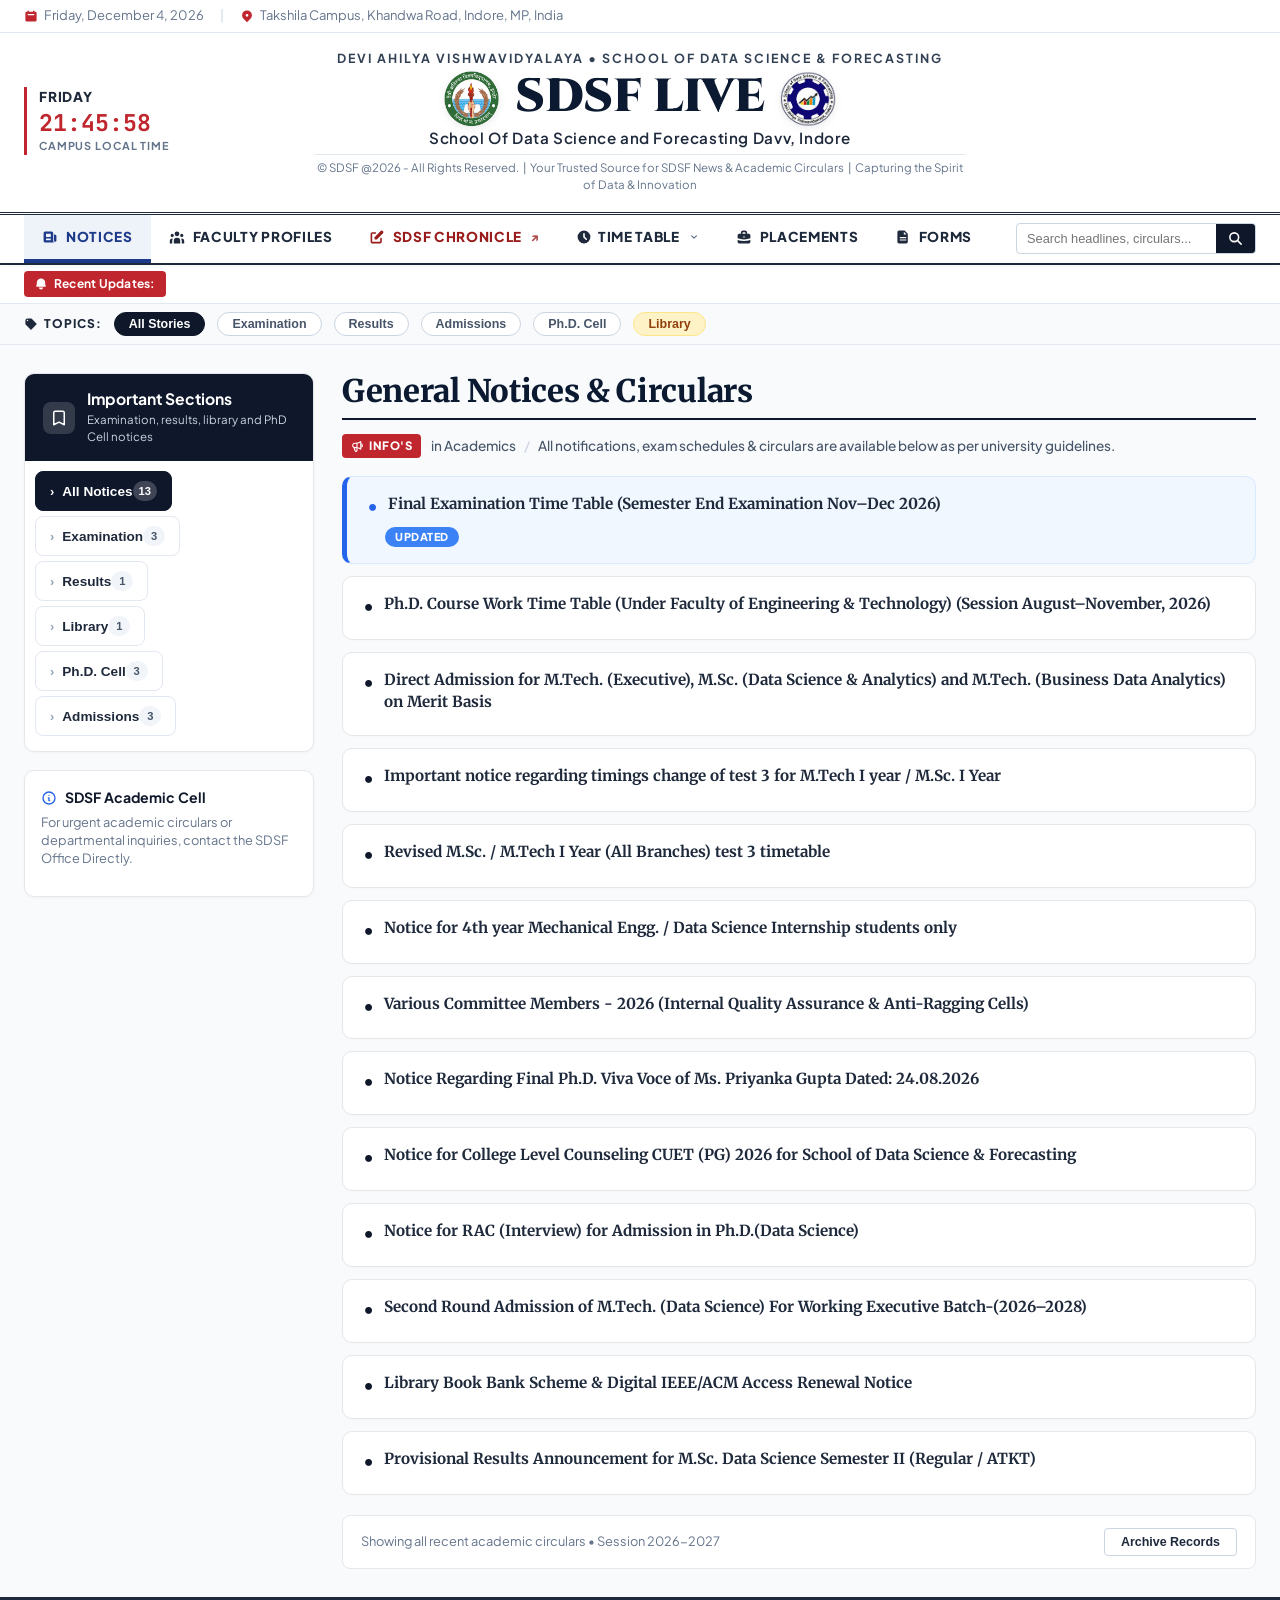
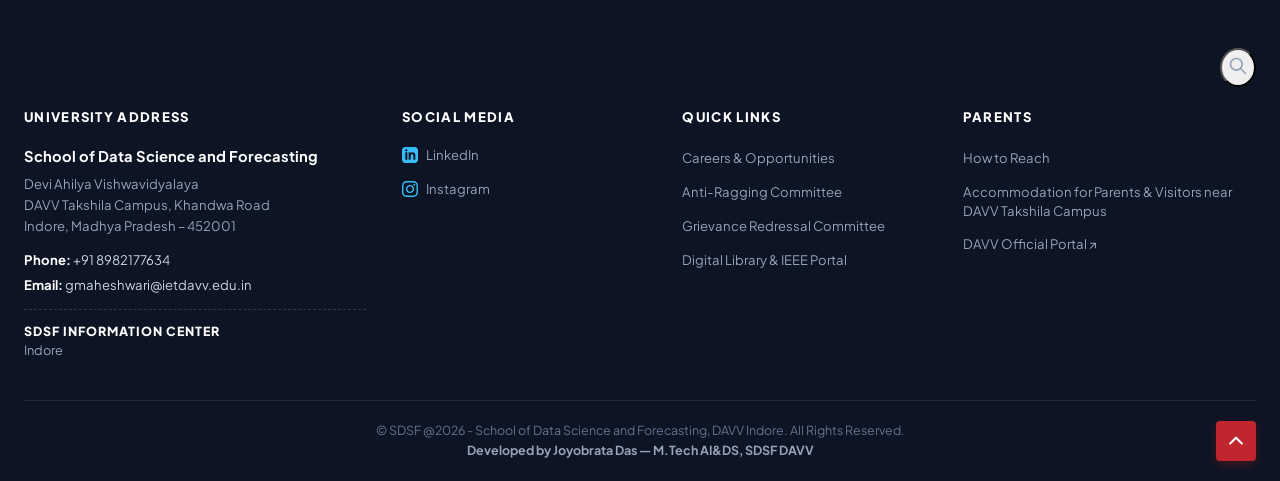
<file: index.html>
<!DOCTYPE html>
<html lang="en">
<head>
  <meta charset="UTF-8">
  <meta name="viewport" content="width=device-width, initial-scale=1.0">
  <title>General Notices &amp; Circulars | SDSF Live</title>
  <link rel="stylesheet" href="css/style.css?v=2.4">
  <link rel="icon" type="image/png" href="Photoes/departmentlogo_transparent.png">
</head>
<body>

  <!-- Top Editorial Date & Location Bar (Theme inspiration from Image 2) -->
  <div class="editorial-topbar">
    <div class="editorial-topbar-inner">
      <div class="topbar-meta-left">
        <span class="topbar-item" id="topbar-current-date">
          <svg fill="currentColor" viewBox="0 0 20 20"><path fill-rule="evenodd" d="M6 2a1 1 0 00-1 1v1H4a2 2 0 00-2 2v10a2 2 0 002 2h12a2 2 0 002-2V6a2 2 0 00-2-2h-1V3a1 1 0 10-2 0v1H7V3a1 1 0 00-1-1zm0 5a1 1 0 000 2h8a1 1 0 100-2H6z" clip-rule="evenodd"></path></svg>
          <span id="live-date-str">Thursday, November 19, 2026</span>
        </span>
        <span class="topbar-divider">|</span>
        <span class="topbar-item">
          <svg fill="currentColor" viewBox="0 0 20 20"><path fill-rule="evenodd" d="M5.05 4.05a7 7 0 119.9 9.9L10 18.9l-4.95-4.95a7 7 0 010-9.9zM10 11a2 2 0 100-4 2 2 0 000 4z" clip-rule="evenodd"></path></svg>
          Takshila Campus, Khandwa Road, Indore, MP, India
        </span>
      </div>
    </div>
  </div>

  <!-- Editorial Masthead (Themed like Image 2: SDSF Chronicle aesthetic) -->
  <header class="masthead-wrapper">
    <div class="masthead-inner">
      <!-- Left: Campus Local Time & Day Box -->
      <div class="masthead-timebox">
        <div class="timebox-day" id="masthead-day">THURSDAY</div>
        <div class="timebox-clock" id="masthead-live-clock">09:52:10</div>
        <div class="timebox-label">CAMPUS LOCAL TIME</div>
      </div>

      <!-- Center: Main Brand & Department Heading -->
      <div class="masthead-center">
        <div class="masthead-sub-title">DEVI AHILYA VISHWAVIDYALAYA &bull; SCHOOL OF DATA SCIENCE &amp; FORECASTING</div>
        <div class="masthead-title-row">
          <img src="Photoes/davvLogo.png" alt="DAVV Indore University Logo" class="masthead-logo">
          <h1 class="masthead-main-title">SDSF Live</h1>
          <img src="Photoes/departmentlogo_transparent.png" alt="SDSF Department Logo" class="masthead-logo">
        </div>
        <div class="masthead-fullform">School Of Data Science and Forecasting Davv, Indore</div>
        <div class="masthead-credits-line">
          &copy; SDSF @2026 - All Rights Reserved. &nbsp;|&nbsp; Your Trusted Source for SDSF News &amp; Academic Circulars &nbsp;|&nbsp; Capturing the Spirit of Data &amp; Innovation
        </div>
      </div>

      <!-- Right: Balanced Empty Spacer for clean grid alignment -->
      <div class="masthead-right-spacer" aria-hidden="true"></div>
    </div>
  </header>

  <!-- Editorial Navigation Bar (EXACTLY Styled like Image 4 with Double Top Rule & Active Underline Bar) -->
  <nav class="chronicle-navbar" aria-label="Main Navigation">
    <div class="chronicle-navbar-inner">
      <ul class="chronicle-nav-list">
        <!-- NOTICES Tab -->
        <li class="chronicle-nav-item">
          <a href="index.html" class="chronicle-nav-link active">
            <svg class="nav-icon" width="16" height="16" fill="currentColor" viewBox="0 0 20 20"><path fill-rule="evenodd" d="M2 5a2 2 0 012-2h8a2 2 0 012 2v10a2 2 0 002 2H4a2 2 0 01-2-2V5zm3 1h6v4H5V6zm6 6H5v2h6v-2z" clip-rule="evenodd"></path><path d="M15 7h1a2 2 0 012 2v5.5a1.5 1.5 0 01-3 0V7z"></path></svg>
            <span class="nav-text">NOTICES</span>
          </a>
        </li>

        <!-- FACULTY PROFILES Tab -->
        <li class="chronicle-nav-item">
          <a href="faculty.html" class="chronicle-nav-link ">
            <svg class="nav-icon" width="16" height="16" fill="currentColor" viewBox="0 0 20 20"><path d="M13 6a3 3 0 11-6 0 3 3 0 016 0zM18 8a2 2 0 11-4 0 2 2 0 014 0zM14 15a4 4 0 00-8 0v3h8v-3zM6 8a2 2 0 11-4 0 2 2 0 014 0zM16 18v-3a5.972 5.972 0 00-.75-2.906A3.005 3.005 0 0119 15v3h-3zM4.75 12.094A5.973 5.973 0 004 15v3H1v-3a3 3 0 013.75-2.906z"></path></svg>
            <span class="nav-text">FACULTY PROFILES</span>
          </a>
        </li>

        <!-- SDSF CHRONICLE Tab (Replaces IET Times; Click opens external link) -->
        <li class="chronicle-nav-item">
          <a href="https://dsf.dauniv.ac.in/SDSF_News/news.php" target="_blank" rel="noopener noreferrer" class="chronicle-nav-link chronicle-external" title="Open SDSF Chronicle News Portal">
            <svg class="nav-icon" width="16" height="16" fill="currentColor" viewBox="0 0 20 20"><path d="M17.414 2.586a2 2 0 00-2.828 0L7 10.172V13h2.828l7.586-7.586a2 2 0 000-2.828z"></path><path fill-rule="evenodd" d="M2 6a2 2 0 012-2h4a1 1 0 010 2H4v10h10v-4a1 1 0 112 0v4a2 2 0 01-2 2H4a2 2 0 01-2-2V6z" clip-rule="evenodd"></path></svg>
            <span class="nav-text">SDSF CHRONICLE</span>
            <span class="external-tag">&#x2197;</span>
          </a>
        </li>

        <!-- TIME TABLE Tab with Dropdown -->
        <li class="chronicle-nav-item chronicle-dropdown">
          <a href="timetable.html" class="chronicle-nav-link chronicle-dropdown-toggle" id="ttDropdownToggle" aria-haspopup="true" aria-expanded="false">
            <svg class="nav-icon" width="16" height="16" fill="currentColor" viewBox="0 0 20 20"><path fill-rule="evenodd" d="M10 18a8 8 0 100-16 8 8 0 000 16zm1-12a1 1 0 10-2 0v4a1 1 0 00.293.707l2.828 2.829a1 1 0 101.415-1.415L11 9.586V6z" clip-rule="evenodd"></path></svg>
            <span class="nav-text">TIME TABLE</span>
            <svg class="dropdown-chevron" width="12" height="12" viewBox="0 0 20 20" fill="currentColor"><path fill-rule="evenodd" d="M5.293 7.293a1 1 0 011.414 0L10 10.586l3.293-3.293a1 1 0 111.414 1.414l-4 4a1 1 0 01-1.414 0l-4-4a1 1 0 010-1.414z" clip-rule="evenodd"></path></svg>
          </a>
          <div class="chronicle-dropdown-menu" role="menu">
            <a href="timetable.html?type=academic#academic-timetable" class="chronicle-dropdown-item" role="menuitem">
              <span>Academic Time Table</span>
            </a>
            <a href="timetable.html?type=exam#examination-timetable" class="chronicle-dropdown-item" role="menuitem">
              <span>Examination Time Table</span>
            </a>
          </div>
        </li>

        <!-- PLACEMENTS Tab (Replaces Auditorium Booking) -->
        <li class="chronicle-nav-item">
          <a href="placements.html" class="chronicle-nav-link ">
            <svg class="nav-icon" width="16" height="16" fill="currentColor" viewBox="0 0 20 20"><path fill-rule="evenodd" d="M6 6V5a3 3 0 013-3h2a3 3 0 013 3v1h2a2 2 0 012 2v3.57A22.952 22.952 0 0110 13a22.95 22.95 0 01-8-1.43V8a2 2 0 012-2h2zm2-1a1 1 0 011-1h2a1 1 0 011 1v1H8V5zm1 5a1 1 0 011-1h.01a1 1 0 110 2H10a1 1 0 01-1-1z"></path><path d="M2 13.692V16a2 2 0 002 2h12a2 2 0 002-2v-2.308A24.974 24.974 0 0110 15c-2.796 0-5.487-.46-8-1.308z"></path></svg>
            <span class="nav-text">PLACEMENTS</span>
          </a>
        </li>
        <!-- FORMS Tab -->
        <li class="chronicle-nav-item">
          <a href="forms.html" class="chronicle-nav-link">
            <svg class="nav-icon" width="16" height="16" fill="currentColor" viewBox="0 0 20 20" aria-hidden="true"><path d="M5 2h7l4 4v10a2 2 0 01-2 2H5a2 2 0 01-2-2V4a2 2 0 012-2zm6 1.5V7h3.5L11 3.5zM6 10v1.5h8V10H6zm0 3v1.5h8V13H6z"></path></svg>
            <span class="nav-text">FORMS</span>
          </a>
        </li>
      </ul>

      <!-- Right Search Box -->
      <div class="chronicle-nav-right">
        <div class="chronicle-search-container">
          <input type="text" id="live-notices-search" placeholder="Search headlines, circulars..." onkeyup="handleLiveSearch(this.value)">
          <button type="button" class="chronicle-search-btn" title="Search" onclick="triggerSearch()">
            <svg width="15" height="15" fill="none" stroke="currentColor" viewBox="0 0 24 24"><path stroke-linecap="round" stroke-linejoin="round" stroke-width="2.5" d="M21 21l-6-6m2-5a7 7 0 11-14 0 7 7 0 0114 0z"></path></svg>
          </button>
        </div>
      </div>
    </div>
  </nav>

  <!-- News Ticker / Recent Updates (Directly below Nav Bar, matching Image 4 & Image 2) -->
  <div class="news-ticker-bar">
    <div class="news-ticker-inner">
      <div class="ticker-badge">
        <svg width="14" height="14" fill="currentColor" viewBox="0 0 20 20"><path d="M10 2a6 6 0 00-6 6v3.586l-.707.707A1 1 0 004 14h12a1 1 0 00.707-1.707L16 11.586V8a6 6 0 00-6-6zM10 18a3 3 0 01-3-3h6a3 3 0 01-3 3z"></path></svg>
        Recent Updates:
      </div>
      <div class="ticker-marquee-wrapper">
        <div class="ticker-marquee-content" id="ticker-content">
          <span class="ticker-item"><a href="index.html?category=examination">Final Examination Time Table (Semester End Examination Nov&ndash;Dec 2026) updated</a></span>
          <span class="ticker-sep">/</span>
          <span class="ticker-item"><a href="index.html?category=admissions">Direct Admission for M.Tech. (Executive), M.Sc. (Data Science &amp; Analytics) open on Merit Basis</a></span>
          <span class="ticker-sep">/</span>
          <span class="ticker-item"><a href="https://dsf.dauniv.ac.in/SDSF_News/news.php" target="_blank">Workshop Conducted: Cyber Security &amp; Internet Ethics at SDSF Takshila Campus</a></span>
          <span class="ticker-sep">/</span>
          <span class="ticker-item"><a href="index.html?category=phd">Ph.D. Course Work Time Table (Session August&ndash;November, 2026) released</a></span>
          <span class="ticker-sep">/</span>
          <span class="ticker-item">Welcome to SDSF Live &mdash; Official Academic &amp; Notice Portal</span>
        </div>
      </div>
    </div>
  </div>

  <!-- Topics / Quick Filter Chips (Themed after Image 2) -->
  <div class="topics-row-bar">
    <div class="topics-row-inner">
      <span class="topics-label">
        <svg width="14" height="14" fill="currentColor" viewBox="0 0 20 20"><path fill-rule="evenodd" d="M17.707 9.293a1 1 0 010 1.414l-7 7a1 1 0 01-1.414 0l-7-7A.997.997 0 012 10V5a3 3 0 013-3h5c.256 0 .512.098.707.293l7 7zM5 6a1 1 0 100-2 1 1 0 000 2z" clip-rule="evenodd"></path></svg>
        TOPICS:
      </span>
      <button type="button" class="topic-chip active" onclick="filterByTopic('all', this)">All Stories</button>
      <button type="button" class="topic-chip" onclick="filterByTopic('examination', this)">Examination</button>
      <button type="button" class="topic-chip" onclick="filterByTopic('results', this)">Results</button>
      <button type="button" class="topic-chip" onclick="filterByTopic('admissions', this)">Admissions</button>
      <button type="button" class="topic-chip" onclick="filterByTopic('phd', this)">Ph.D. Cell</button>
      <button type="button" class="topic-chip chip-amber" onclick="filterByTopic('library', this)">Library</button>
    </div>
  </div>

<!-- Main Content Area: Notices View (Plain, Simple & Elegant UI) -->
<main class="main-content-section">
  <div class="notices-layout-grid">

    <!-- Left Sidebar: Important Sections -->
    <aside class="important-sections-sidebar" aria-label="Important Notice Sections">
      <div class="important-sections-card">
        <div class="important-sections-header-simple">
          <div class="sec-header-icon-simple">
            <!-- Pin Icon -->
            <svg width="18" height="18" fill="none" stroke="currentColor" viewBox="0 0 24 24">
              <path stroke-linecap="round" stroke-linejoin="round" stroke-width="2" d="M5 5a2 2 0 012-2h10a2 2 0 012 2v16l-7-3.5L5 21V5z"></path>
            </svg>
          </div>
          <div class="sec-header-text">
            <h3>Important Sections</h3>
            <p>Examination, results, library and PhD Cell notices</p>
          </div>
        </div>

        <ul class="important-sections-list">
          <!-- All Notices -->
          <li class="sec-nav-item">
            <button type="button" class="sec-nav-link active" data-category="all" onclick="filterByCategory('all', this)">
              <span class="sec-nav-label">
                <span class="chevron">&#x203A;</span>
                All Notices
              </span>
              <span class="badge-count">13</span>
            </button>
          </li>

          <!-- Examination -->
          <li class="sec-nav-item">
            <button type="button" class="sec-nav-link" data-category="examination" onclick="filterByCategory('examination', this)">
              <span class="sec-nav-label">
                <span class="chevron">&#x203A;</span>
                Examination
              </span>
              <span class="badge-count">3</span>
            </button>
          </li>

          <!-- Results -->
          <li class="sec-nav-item">
            <button type="button" class="sec-nav-link" data-category="results" onclick="filterByCategory('results', this)">
              <span class="sec-nav-label">
                <span class="chevron">&#x203A;</span>
                Results
              </span>
              <span class="badge-count">1</span>
            </button>
          </li>

          <!-- Library -->
          <li class="sec-nav-item">
            <button type="button" class="sec-nav-link" data-category="library" onclick="filterByCategory('library', this)">
              <span class="sec-nav-label">
                <span class="chevron">&#x203A;</span>
                Library
              </span>
              <span class="badge-count">1</span>
            </button>
          </li>

          <!-- Ph.D. Cell -->
          <li class="sec-nav-item">
            <button type="button" class="sec-nav-link" data-category="phd" onclick="filterByCategory('phd', this)">
              <span class="sec-nav-label">
                <span class="chevron">&#x203A;</span>
                Ph.D. Cell
              </span>
              <span class="badge-count">3</span>
            </button>
          </li>

          <!-- Admissions -->
          <li class="sec-nav-item">
            <button type="button" class="sec-nav-link" data-category="admissions" onclick="filterByCategory('admissions', this)">
              <span class="sec-nav-label">
                <span class="chevron">&#x203A;</span>
                Admissions
              </span>
              <span class="badge-count">3</span>
            </button>
          </li>
        </ul>
      </div>

      <!-- Quick Info / Helpdesk Card -->
      <div class="sidebar-info-card">
        <h4>
          <svg width="16" height="16" fill="none" stroke="#2563eb" viewBox="0 0 24 24"><path stroke-linecap="round" stroke-linejoin="round" stroke-width="2" d="M13 16h-1v-4h-1m1-4h.01M21 12a9 9 0 11-18 0 9 9 0 0118 0z"></path></svg>
          SDSF Academic Cell
        </h4>
        <p>For urgent academic circulars or departmental inquiries, contact the SDSF Office Directly.</p>
      </div>
    </aside>

    <!-- Right Main Area: General Notices & Circulars (Exact UI from Latest Image) -->
    <section class="official-notices-section" aria-label="General Notices and Circulars">
      <!-- Section Title matching image: "General Notices & Circulars" -->
      <div class="official-notices-title-wrapper">
        <h2 class="official-notices-main-heading">General Notices &amp; Circulars</h2>
      </div>

      <!-- Red INFO'S Callout Line matching image -->
      <div class="infos-subbar-clean">
        <span class="infos-tag-pill">
          <svg width="13" height="13" fill="none" stroke="currentColor" viewBox="0 0 24 24"><path stroke-linecap="round" stroke-linejoin="round" stroke-width="2" d="M11 5.882V19.24a1.76 1.76 0 01-3.417.592l-2.147-6.15M18 13a3 3 0 100-6M5.436 13.683A4.001 4.001 0 017 6h1.832c4.1 0 7.625-1.234 9.168-3v14c-1.543-1.766-5.067-3-9.168-3H7a3.988 3.988 0 01-1.564-.317z"></path></svg>
          INFO'S
        </span>
        <span class="infos-subbar-text">
          in Academics &nbsp;<span class="infos-slash">/</span>&nbsp; All notifications, exam schedules &amp; circulars are available below as per university guidelines.
        </span>
      </div>

      <!-- Clean, Plain and Simple Notices Cards List (Exactly as in uploaded image) -->
      <div class="clean-notices-list" id="notices-list-wrapper">
                  <article class="clean-notice-card clean-notice-card-featured" 
                   data-id="1" 
                   data-category="examination">
            <div class="clean-notice-content">
              <!-- Bullet and Title in Serif Typography -->
              <div class="clean-notice-title-row">
                <span class="clean-notice-bullet bullet-blue">&bull;</span>
                <h3 class="clean-notice-title">
                                      <a href="notices_pdfs/FinalExaminationTimeTable.pdf" target="_blank" rel="noopener noreferrer">
                                      Final Examination Time Table (Semester End Examination Nov–Dec 2026)                                      </a>
                                  </h3>
              </div>

              <!-- Badge below title if present (e.g. UPDATED badge on first card) -->
                              <div class="clean-notice-badge-wrapper">
                  <span class="clean-notice-badge clean-badge-primary">
                    UPDATED                  </span>
                </div>
                          </div>
          </article>
                  <article class="clean-notice-card " 
                   data-id="2" 
                   data-category="phd">
            <div class="clean-notice-content">
              <!-- Bullet and Title in Serif Typography -->
              <div class="clean-notice-title-row">
                <span class="clean-notice-bullet ">&bull;</span>
                <h3 class="clean-notice-title">
                                      <a href="notices_pdfs/Ph.D.-Course-Work-Time-Table-2026.pdf" target="_blank" rel="noopener noreferrer">
                                      Ph.D. Course Work Time Table (Under Faculty of Engineering &amp; Technology) (Session August–November, 2026)                                      </a>
                                  </h3>
              </div>

              <!-- Badge below title if present (e.g. UPDATED badge on first card) -->
                              <div class="clean-notice-badge-wrapper">
                  <span class="clean-notice-badge clean-badge-neutral">
                    LATEST                  </span>
                </div>
                          </div>
          </article>
                  <article class="clean-notice-card " 
                   data-id="3" 
                   data-category="admissions">
            <div class="clean-notice-content">
              <!-- Bullet and Title in Serif Typography -->
              <div class="clean-notice-title-row">
                <span class="clean-notice-bullet ">&bull;</span>
                <h3 class="clean-notice-title">
                                      <a href="notices_pdfs/08-21-2026_0405pm87036.pdf" target="_blank" rel="noopener noreferrer">
                                      Direct Admission for M.Tech. (Executive), M.Sc. (Data Science &amp; Analytics) and M.Tech. (Business Data Analytics) on Merit Basis                                      </a>
                                  </h3>
              </div>

              <!-- Badge below title if present (e.g. UPDATED badge on first card) -->
                              <div class="clean-notice-badge-wrapper">
                  <span class="clean-notice-badge clean-badge-neutral">
                    OPEN                  </span>
                </div>
                          </div>
          </article>
                  <article class="clean-notice-card " 
                   data-id="4" 
                   data-category="examination">
            <div class="clean-notice-content">
              <!-- Bullet and Title in Serif Typography -->
              <div class="clean-notice-title-row">
                <span class="clean-notice-bullet ">&bull;</span>
                <h3 class="clean-notice-title">
                                      Important notice regarding timings change of test 3 for M.Tech I year / M.Sc. I Year                                  </h3>
              </div>

              <!-- Badge below title if present (e.g. UPDATED badge on first card) -->
                              <div class="clean-notice-badge-wrapper">
                  <span class="clean-notice-badge clean-badge-neutral">
                    CIRCULAR                  </span>
                </div>
                          </div>
          </article>
                  <article class="clean-notice-card " 
                   data-id="5" 
                   data-category="examination">
            <div class="clean-notice-content">
              <!-- Bullet and Title in Serif Typography -->
              <div class="clean-notice-title-row">
                <span class="clean-notice-bullet ">&bull;</span>
                <h3 class="clean-notice-title">
                                      Revised M.Sc. / M.Tech I Year (All Branches) test 3 timetable                                  </h3>
              </div>

              <!-- Badge below title if present (e.g. UPDATED badge on first card) -->
                              <div class="clean-notice-badge-wrapper">
                  <span class="clean-notice-badge clean-badge-neutral">
                    REVISED                  </span>
                </div>
                          </div>
          </article>
                  <article class="clean-notice-card " 
                   data-id="6" 
                   data-category="general">
            <div class="clean-notice-content">
              <!-- Bullet and Title in Serif Typography -->
              <div class="clean-notice-title-row">
                <span class="clean-notice-bullet ">&bull;</span>
                <h3 class="clean-notice-title">
                                      Notice for 4th year Mechanical Engg. / Data Science Internship students only                                  </h3>
              </div>

              <!-- Badge below title if present (e.g. UPDATED badge on first card) -->
                              <div class="clean-notice-badge-wrapper">
                  <span class="clean-notice-badge clean-badge-neutral">
                    LATEST                  </span>
                </div>
                          </div>
          </article>
                  <article class="clean-notice-card " 
                   data-id="7" 
                   data-category="general">
            <div class="clean-notice-content">
              <!-- Bullet and Title in Serif Typography -->
              <div class="clean-notice-title-row">
                <span class="clean-notice-bullet ">&bull;</span>
                <h3 class="clean-notice-title">
                                      <a href="notices_pdfs/Anti-Raggin-Committee-Members-2026.pdf" target="_blank" rel="noopener noreferrer">
                                      Various Committee Members - 2026 (Internal Quality Assurance &amp; Anti-Ragging Cells)                                      </a>
                                  </h3>
              </div>

              <!-- Badge below title if present (e.g. UPDATED badge on first card) -->
                              <div class="clean-notice-badge-wrapper">
                  <span class="clean-notice-badge clean-badge-neutral">
                    OFFICIAL                  </span>
                </div>
                          </div>
          </article>
                  <article class="clean-notice-card " 
                   data-id="8" 
                   data-category="phd">
            <div class="clean-notice-content">
              <!-- Bullet and Title in Serif Typography -->
              <div class="clean-notice-title-row">
                <span class="clean-notice-bullet ">&bull;</span>
                <h3 class="clean-notice-title">
                                      <a href="notices_pdfs/Ph.D.Vivo-Voce-Ms-Priyanka-Gupta.pdf" target="_blank" rel="noopener noreferrer">
                                      Notice Regarding Final Ph.D. Viva Voce of Ms. Priyanka Gupta Dated: 24.08.2026                                      </a>
                                  </h3>
              </div>

              <!-- Badge below title if present (e.g. UPDATED badge on first card) -->
                              <div class="clean-notice-badge-wrapper">
                  <span class="clean-notice-badge clean-badge-neutral">
                    VIVA VOCE                  </span>
                </div>
                          </div>
          </article>
                  <article class="clean-notice-card " 
                   data-id="9" 
                   data-category="admissions">
            <div class="clean-notice-content">
              <!-- Bullet and Title in Serif Typography -->
              <div class="clean-notice-title-row">
                <span class="clean-notice-bullet ">&bull;</span>
                <h3 class="clean-notice-title">
                                      Notice for College Level Counseling CUET (PG) 2026 for School of Data Science &amp; Forecasting                                  </h3>
              </div>

              <!-- Badge below title if present (e.g. UPDATED badge on first card) -->
                              <div class="clean-notice-badge-wrapper">
                  <span class="clean-notice-badge clean-badge-neutral">
                    COUNSELING                  </span>
                </div>
                          </div>
          </article>
                  <article class="clean-notice-card " 
                   data-id="10" 
                   data-category="phd">
            <div class="clean-notice-content">
              <!-- Bullet and Title in Serif Typography -->
              <div class="clean-notice-title-row">
                <span class="clean-notice-bullet ">&bull;</span>
                <h3 class="clean-notice-title">
                                      <a href="notices_pdfs/RAC-Data-Science-June-2026.pdf" target="_blank" rel="noopener noreferrer">
                                      Notice for RAC (Interview) for Admission in Ph.D.(Data Science)                                      </a>
                                  </h3>
              </div>

              <!-- Badge below title if present (e.g. UPDATED badge on first card) -->
                              <div class="clean-notice-badge-wrapper">
                  <span class="clean-notice-badge clean-badge-neutral">
                    INTERVIEW                  </span>
                </div>
                          </div>
          </article>
                  <article class="clean-notice-card " 
                   data-id="11" 
                   data-category="admissions">
            <div class="clean-notice-content">
              <!-- Bullet and Title in Serif Typography -->
              <div class="clean-notice-title-row">
                <span class="clean-notice-bullet ">&bull;</span>
                <h3 class="clean-notice-title">
                                      <a href="notices_pdfs/Second Round Admission of M.Tech. (Data Science) M.Tech. (Data Science) For Working Executive Batch-(2026-2028).pdf" target="_blank" rel="noopener noreferrer">
                                      Second Round Admission of M.Tech. (Data Science) For Working Executive Batch-(2026–2028)                                      </a>
                                  </h3>
              </div>

              <!-- Badge below title if present (e.g. UPDATED badge on first card) -->
                              <div class="clean-notice-badge-wrapper">
                  <span class="clean-notice-badge clean-badge-neutral">
                    EXECUTIVE                  </span>
                </div>
                          </div>
          </article>
                  <article class="clean-notice-card " 
                   data-id="12" 
                   data-category="library">
            <div class="clean-notice-content">
              <!-- Bullet and Title in Serif Typography -->
              <div class="clean-notice-title-row">
                <span class="clean-notice-bullet ">&bull;</span>
                <h3 class="clean-notice-title">
                                      Library Book Bank Scheme &amp; Digital IEEE/ACM Access Renewal Notice                                  </h3>
              </div>

              <!-- Badge below title if present (e.g. UPDATED badge on first card) -->
                              <div class="clean-notice-badge-wrapper">
                  <span class="clean-notice-badge clean-badge-neutral">
                    LIBRARY                  </span>
                </div>
                          </div>
          </article>
                  <article class="clean-notice-card " 
                   data-id="13" 
                   data-category="results">
            <div class="clean-notice-content">
              <!-- Bullet and Title in Serif Typography -->
              <div class="clean-notice-title-row">
                <span class="clean-notice-bullet ">&bull;</span>
                <h3 class="clean-notice-title">
                                      Provisional Results Announcement for M.Sc. Data Science Semester II (Regular / ATKT)                                  </h3>
              </div>

              <!-- Badge below title if present (e.g. UPDATED badge on first card) -->
                              <div class="clean-notice-badge-wrapper">
                  <span class="clean-notice-badge clean-badge-neutral">
                    RESULT                  </span>
                </div>
                          </div>
          </article>
              </div>

      <!-- Bottom Archive Controls -->
      <div class="notices-pagination-bar" style="margin-top: 20px; border-radius: 8px;">
        <span>Showing all recent academic circulars &bull; Session 2026-2027</span>
        <button type="button" class="btn-load-more" onclick="alert('All archive records loaded from Takshila DAVV repository.')">Archive Records</button>
      </div>
    </section>
  </div>
</main>

  <!-- Footer (Image 4 Design & Content) -->
  <footer class="site-footer">
    <div class="footer-inner">
      <!-- Top Row with Search Icon -->
      <div class="footer-top-row">
        <button type="button" class="footer-search-trigger" onclick="document.getElementById('live-notices-search')?.focus(); window.scrollTo({top: 0, behavior: 'smooth'});" title="Search SDSF Portal" aria-label="Search SDSF Portal">
          <svg width="20" height="20" fill="none" stroke="currentColor" viewBox="0 0 24 24"><path stroke-linecap="round" stroke-linejoin="round" stroke-width="2" d="M21 21l-6-6m2-5a7 7 0 11-14 0 7 7 0 0114 0z"></path></svg>
        </button>
      </div>

      <!-- 4 Columns Grid -->
      <div class="footer-columns-grid">
        <!-- Col 1: University Address -->
        <div class="footer-col">
          <h4>UNIVERSITY ADDRESS</h4>
          <div class="footer-univ-name">School of Data Science and Forecasting</div>
          <div class="footer-address-text">
            Devi Ahilya Vishwavidyalaya<br>
            DAVV Takshila Campus, Khandwa Road<br>
            Indore, Madhya Pradesh &ndash; 452001
          </div>
          <div class="footer-contact-line">
            <strong>Phone:</strong> <a href="tel:+918982177634">+91 8982177634</a>
          </div>
          <div class="footer-contact-line">
            <strong>Email:</strong> <a href="mailto:gmaheshwari@ietdavv.edu.in">gmaheshwari@ietdavv.edu.in</a>
          </div>
          
          <div class="footer-info-center-box">
            <h5>SDSF INFORMATION CENTER</h5>
            <p>Indore</p>
          </div>
        </div>

        <!-- Col 2: Social Media -->
        <div class="footer-col">
          <h4>SOCIAL MEDIA</h4>
          <ul class="footer-links-list">
            <li>
              <a href="https://www.linkedin.com" target="_blank" rel="noopener noreferrer" class="footer-social-link">
                <svg fill="currentColor" viewBox="0 0 24 24"><path d="M19 0h-14c-2.761 0-5 2.239-5 5v14c0 2.761 2.239 5 5 5h14c2.762 0 5-2.239 5-5v-14c0-2.761-2.238-5-5-5zm-11 19h-3v-11h3v11zm-1.5-12.268c-.966 0-1.75-.79-1.75-1.764s.784-1.764 1.75-1.764 1.75.79 1.75 1.764-.783 1.764-1.75 1.764zm13.5 12.268h-3v-5.604c0-3.368-4-3.113-4 0v5.604h-3v-11h3v1.765c1.396-2.586 7-2.777 7 2.476v6.759z"/></svg>
                LinkedIn
              </a>
            </li>
            <li>
              <a href="https://www.instagram.com" target="_blank" rel="noopener noreferrer" class="footer-social-link">
                <svg fill="currentColor" viewBox="0 0 24 24"><path d="M12 2.163c3.204 0 3.584.012 4.85.07 3.252.148 4.771 1.691 4.919 4.919.058 1.265.069 1.645.069 4.849 0 3.205-.012 3.584-.069 4.849-.149 3.225-1.664 4.771-4.919 4.919-1.266.058-1.644.07-4.85.07-3.204 0-3.584-.012-4.849-.07-3.26-.149-4.771-1.699-4.919-4.92-.058-1.265-.07-1.644-.07-4.849 0-3.204.013-3.583.07-4.849.149-3.227 1.664-4.771 4.919-4.919 1.266-.057 1.645-.069 4.849-.069zm0-2.163c-3.259 0-3.667.014-4.947.072-4.358.2-6.78 2.618-6.98 6.98-.059 1.281-.073 1.689-.073 4.948 0 3.259.014 3.668.072 4.948.2 4.358 2.618 6.78 6.98 6.98 1.281.058 1.689.072 4.948.072 3.259 0 3.668-.014 4.948-.072 4.354-.2 6.782-2.618 6.979-6.98.059-1.28.073-1.689.073-4.948 0-3.259-.014-3.667-.072-4.947-.196-4.354-2.617-6.78-6.979-6.98-1.281-.059-1.69-.073-4.949-.073zm0 5.838c-3.403 0-6.162 2.759-6.162 6.162s2.759 6.163 6.162 6.163 6.162-2.759 6.162-6.163c0-3.403-2.759-6.162-6.162-6.162zm0 10.162c-2.209 0-4-1.79-4-4 0-2.209 1.791-4 4-4s4 1.791 4 4c0 2.21-1.791 4-4 4zm6.406-11.845c-.796 0-1.441.645-1.441 1.44s.645 1.44 1.441 1.44c.795 0 1.439-.645 1.439-1.44s-.644-1.44-1.439-1.44z"/></svg>
                Instagram
              </a>
            </li>
          </ul>
        </div>

        <!-- Col 3: Quick Links -->
        <div class="footer-col">
          <h4>QUICK LINKS</h4>
          <ul class="footer-links-list">
            <li><a href="placements.html">Careers &amp; Opportunities</a></li>
            <li><a href="index.html?category=general">Anti-Ragging Committee</a></li>
            <li><a href="index.html?category=general">Grievance Redressal Committee</a></li>
            <li><a href="index.html?category=library">Digital Library &amp; IEEE Portal</a></li>
          </ul>
        </div>

        <!-- Col 4: Parents -->
        <div class="footer-col">
          <h4>PARENTS</h4>
          <ul class="footer-links-list">
            <li><a href="#">How to Reach</a></li>
            <li><a href="#">Accommodation for Parents &amp; Visitors near DAVV Takshila Campus</a></li>
            <li><a href="https://www.dauniv.ac.in" target="_blank" rel="noopener noreferrer">DAVV Official Portal &#x2197;</a></li>
          </ul>
        </div>
      </div>

      <!-- Bottom Bar -->
      <div class="footer-bottom-bar">
        <div class="footer-copy-text">
          &copy; SDSF @2026 - School of Data Science and Forecasting, DAVV Indore. All Rights Reserved.<br>
          <strong>Developed by Joyobrata Das &mdash; M.Tech AI&amp;DS, SDSF DAVV</strong>
        </div>

        <!-- Back to Top Button -->
        <button type="button" class="btn-back-to-top" onclick="window.scrollTo({top: 0, behavior: 'smooth'})" title="Back to top" aria-label="Back to top">
          <svg width="20" height="20" fill="none" stroke="currentColor" viewBox="0 0 24 24"><path stroke-linecap="round" stroke-linejoin="round" stroke-width="2.5" d="M5 15l7-7 7 7"></path></svg>
        </button>
      </div>
    </div>
  </footer>

  <!-- Login Modal -->
  <div class="modal-overlay" id="loginModal">
    <div class="modal-dialog">
      <div class="modal-header">
        <h3>SDSF Live Portal Login</h3>
        <button type="button" class="modal-close-btn" onclick="closeLoginModal()">&times;</button>
      </div>
      <div class="modal-body">
        <form onsubmit="handleLoginSubmit(event)">
          <div class="form-group">
            <label for="loginRole">Account Type</label>
            <select id="loginRole" class="form-control">
              <option value="student">Student Portal</option>
              <option value="faculty">Faculty &amp; TT Incharge</option>
              <option value="admin">Administrator / Examination Cell</option>
            </select>
          </div>
          <div class="form-group">
            <label for="loginId">Enrollment / Employee ID</label>
            <input type="text" id="loginId" class="form-control" placeholder="e.g. DS2026-042" required>
          </div>
          <div class="form-group">
            <label for="loginPass">Password</label>
            <input type="password" id="loginPass" class="form-control" placeholder="Enter your password" required>
          </div>
          <button type="submit" class="btn-submit-modal">Sign In to SDSF Live</button>
        </form>
      </div>
    </div>
  </div>

  <!-- Notice Details Modal -->
  <div class="modal-overlay" id="noticeDetailsModal">
    <div class="modal-dialog" style="max-width: 600px;">
      <div class="modal-header">
        <h3 id="modalNoticeTitle">Notice Title</h3>
        <button type="button" class="modal-close-btn" onclick="closeNoticeModal()">&times;</button>
      </div>
      <div class="modal-body">
        <div id="modalNoticeMeta" style="font-size: 0.8rem; color: #64748b; margin-bottom: 12px;"></div>
        <p id="modalNoticeBody" style="font-size: 0.9rem; line-height: 1.6; color: #1e293b; margin-bottom: 20px;"></p>
        <div style="display: flex; justify-content: flex-end; gap: 10px;">
          <button type="button" class="btn-load-more" onclick="closeNoticeModal()">Close</button>
          <a href="#" id="modalNoticeDownloadBtn" class="btn-filter-apply" style="display: inline-flex; align-items: center; gap: 6px;" target="_blank">
            <svg width="14" height="14" fill="none" stroke="currentColor" viewBox="0 0 24 24"><path stroke-linecap="round" stroke-linejoin="round" stroke-width="2" d="M4 16v1a3 3 0 003 3h10a3 3 0 003-3v-1m-4-4l-4 4m0 0l-4-4m4 4V4"></path></svg>
            Download PDF
          </a>
        </div>
      </div>
    </div>
  </div>

  <script src="js/main.js?v=2.4"></script>
</body>
</html>
</file>
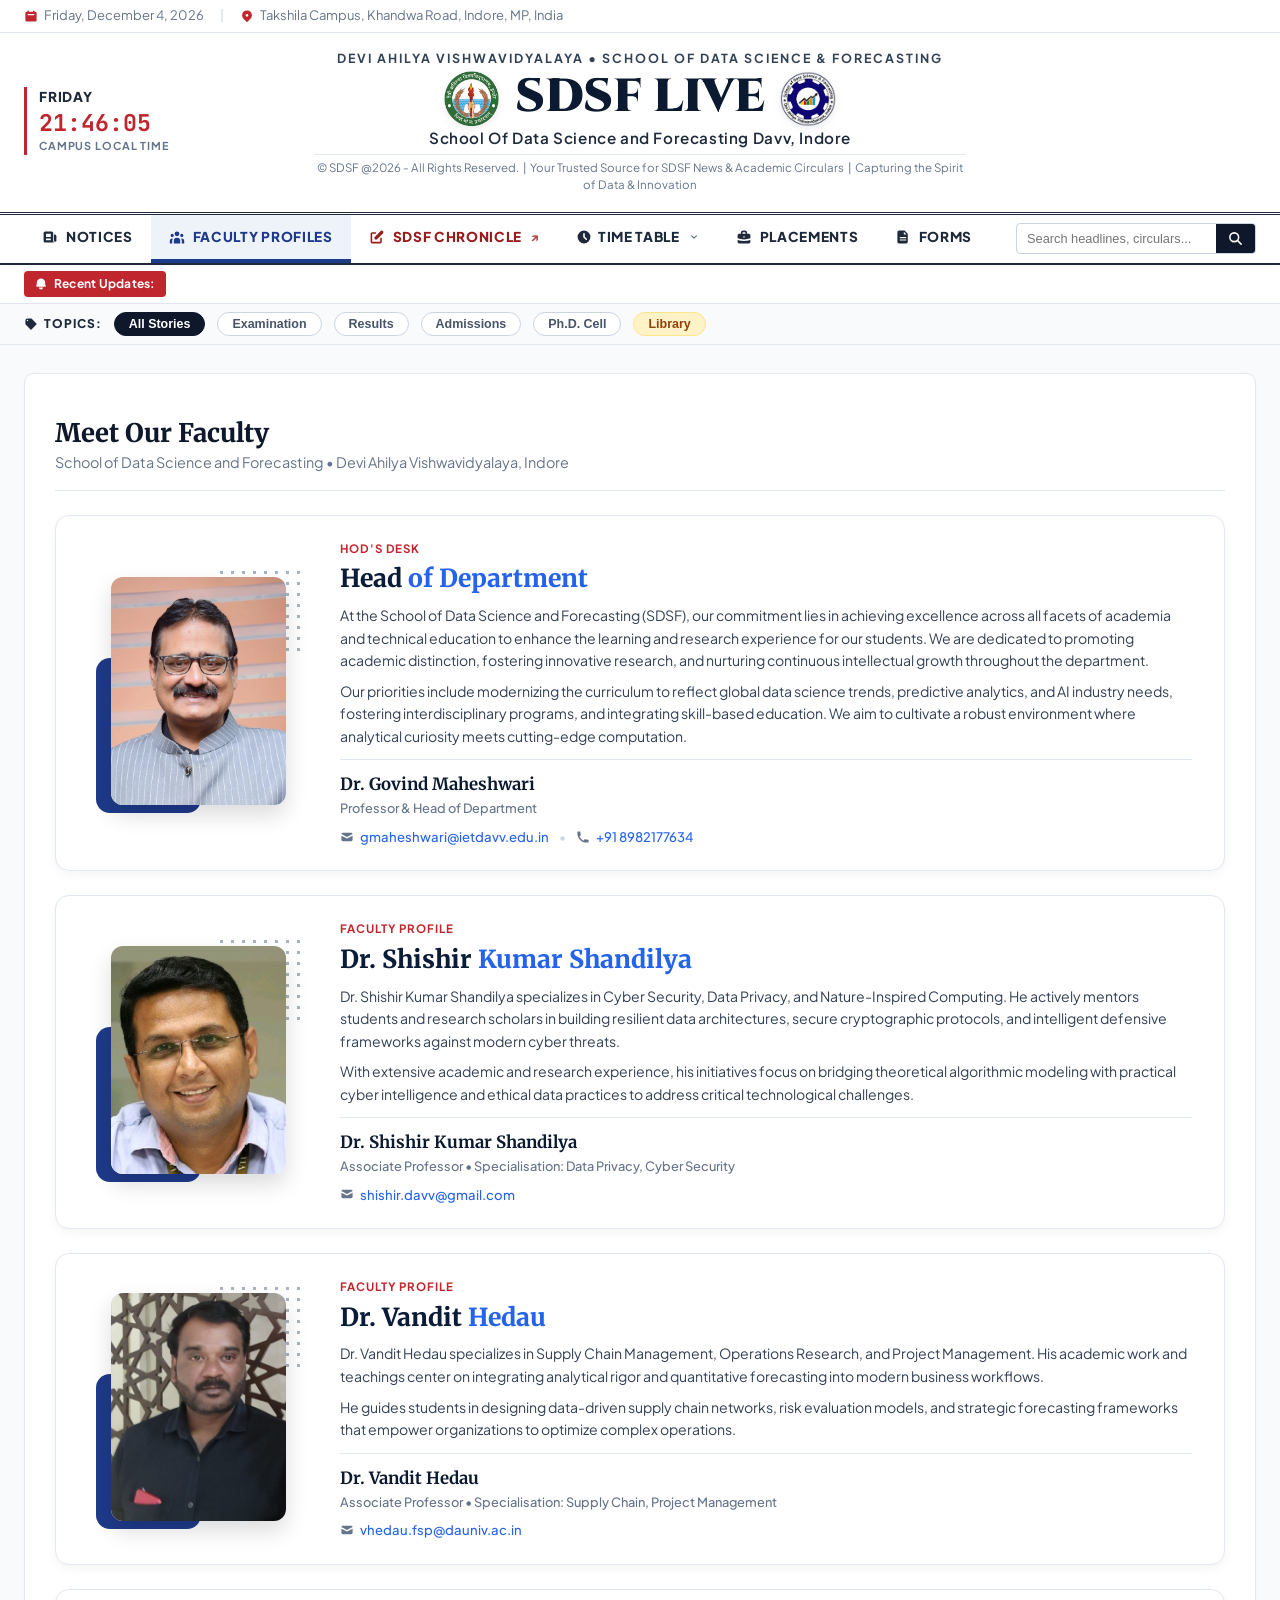
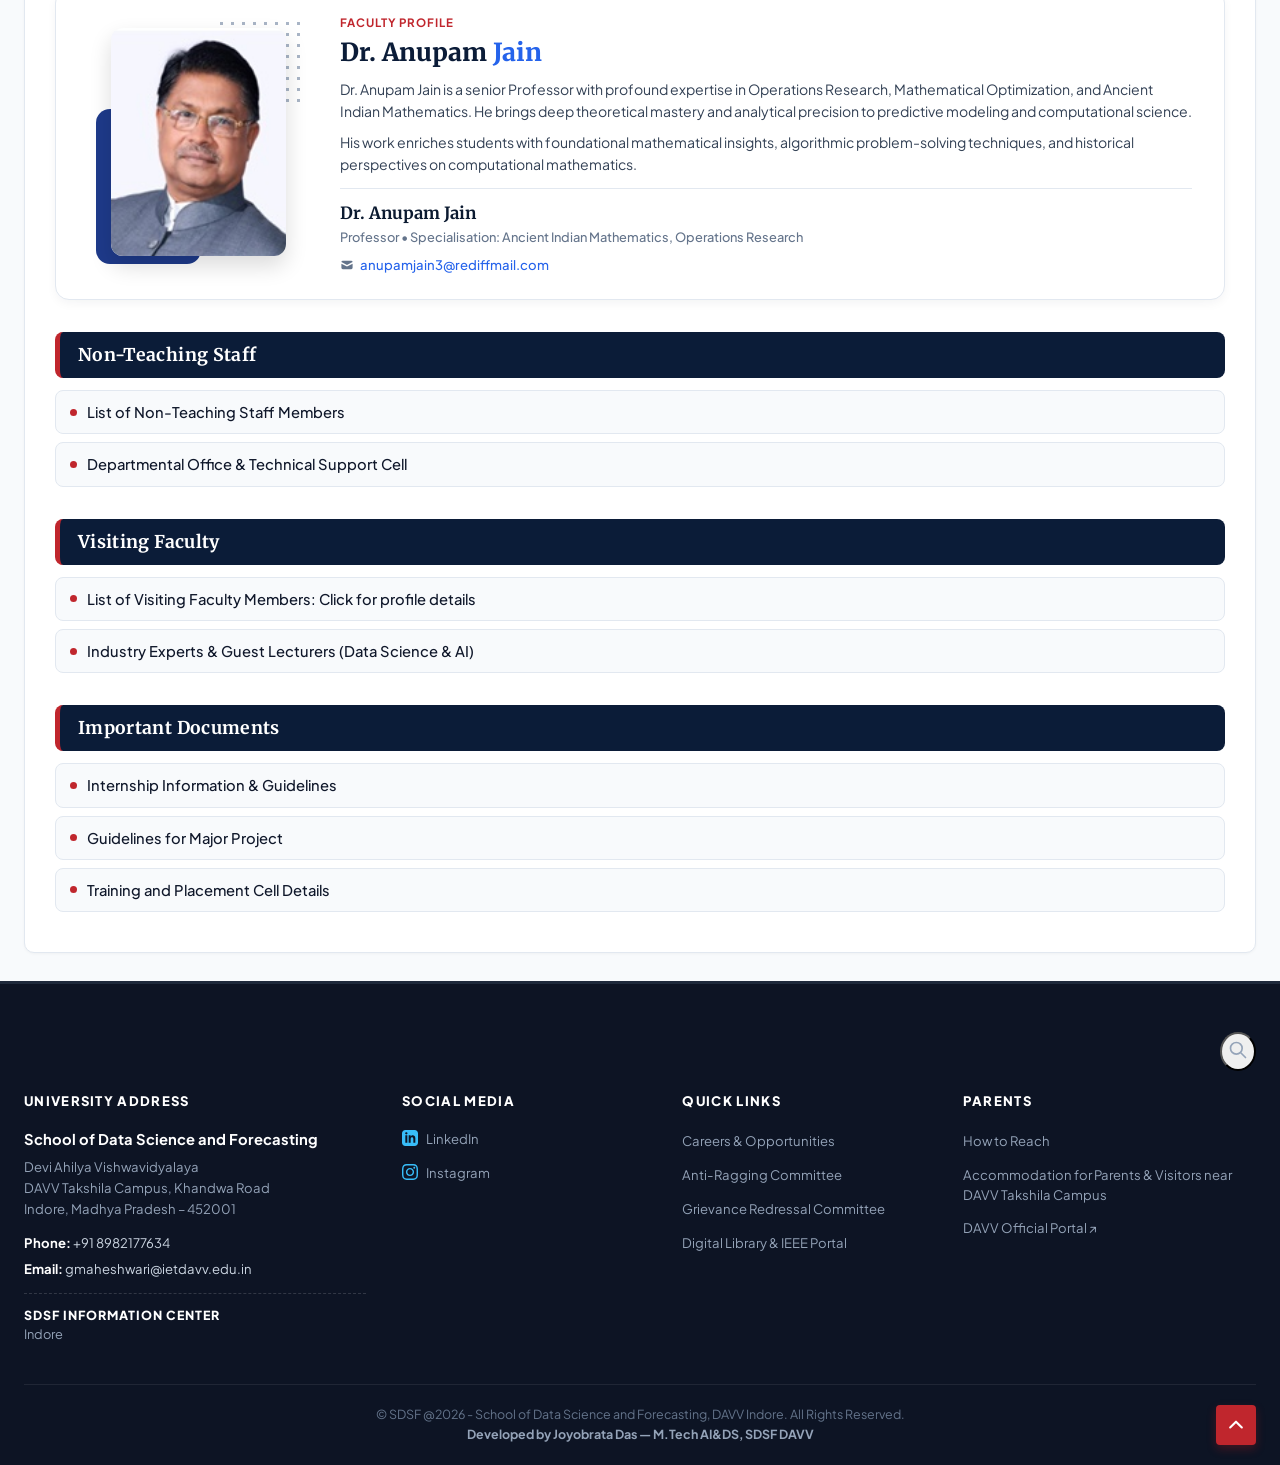
<file: faculty.html>
<!DOCTYPE html>
<html lang="en">
<head>
  <meta charset="UTF-8">
  <meta name="viewport" content="width=device-width, initial-scale=1.0">
  <title>Faculty Profiles | SDSF Live</title>
  <link rel="stylesheet" href="css/style.css?v=2.4">
  <link rel="icon" type="image/png" href="Photoes/departmentlogo_transparent.png">
</head>
<body>

  <!-- Top Editorial Date & Location Bar (Theme inspiration from Image 2) -->
  <div class="editorial-topbar">
    <div class="editorial-topbar-inner">
      <div class="topbar-meta-left">
        <span class="topbar-item" id="topbar-current-date">
          <svg fill="currentColor" viewBox="0 0 20 20"><path fill-rule="evenodd" d="M6 2a1 1 0 00-1 1v1H4a2 2 0 00-2 2v10a2 2 0 002 2h12a2 2 0 002-2V6a2 2 0 00-2-2h-1V3a1 1 0 10-2 0v1H7V3a1 1 0 00-1-1zm0 5a1 1 0 000 2h8a1 1 0 100-2H6z" clip-rule="evenodd"></path></svg>
          <span id="live-date-str">Thursday, November 19, 2026</span>
        </span>
        <span class="topbar-divider">|</span>
        <span class="topbar-item">
          <svg fill="currentColor" viewBox="0 0 20 20"><path fill-rule="evenodd" d="M5.05 4.05a7 7 0 119.9 9.9L10 18.9l-4.95-4.95a7 7 0 010-9.9zM10 11a2 2 0 100-4 2 2 0 000 4z" clip-rule="evenodd"></path></svg>
          Takshila Campus, Khandwa Road, Indore, MP, India
        </span>
      </div>
    </div>
  </div>

  <!-- Editorial Masthead (Themed like Image 2: SDSF Chronicle aesthetic) -->
  <header class="masthead-wrapper">
    <div class="masthead-inner">
      <!-- Left: Campus Local Time & Day Box -->
      <div class="masthead-timebox">
        <div class="timebox-day" id="masthead-day">THURSDAY</div>
        <div class="timebox-clock" id="masthead-live-clock">09:52:10</div>
        <div class="timebox-label">CAMPUS LOCAL TIME</div>
      </div>

      <!-- Center: Main Brand & Department Heading -->
      <div class="masthead-center">
        <div class="masthead-sub-title">DEVI AHILYA VISHWAVIDYALAYA &bull; SCHOOL OF DATA SCIENCE &amp; FORECASTING</div>
        <div class="masthead-title-row">
          <img src="Photoes/davvLogo.png" alt="DAVV Indore University Logo" class="masthead-logo">
          <h1 class="masthead-main-title">SDSF Live</h1>
          <img src="Photoes/departmentlogo_transparent.png" alt="SDSF Department Logo" class="masthead-logo">
        </div>
        <div class="masthead-fullform">School Of Data Science and Forecasting Davv, Indore</div>
        <div class="masthead-credits-line">
          &copy; SDSF @2026 - All Rights Reserved. &nbsp;|&nbsp; Your Trusted Source for SDSF News &amp; Academic Circulars &nbsp;|&nbsp; Capturing the Spirit of Data &amp; Innovation
        </div>
      </div>

      <!-- Right: Balanced Empty Spacer for clean grid alignment -->
      <div class="masthead-right-spacer" aria-hidden="true"></div>
    </div>
  </header>

  <!-- Editorial Navigation Bar (EXACTLY Styled like Image 4 with Double Top Rule & Active Underline Bar) -->
  <nav class="chronicle-navbar" aria-label="Main Navigation">
    <div class="chronicle-navbar-inner">
      <ul class="chronicle-nav-list">
        <!-- NOTICES Tab -->
        <li class="chronicle-nav-item">
          <a href="index.html" class="chronicle-nav-link ">
            <svg class="nav-icon" width="16" height="16" fill="currentColor" viewBox="0 0 20 20"><path fill-rule="evenodd" d="M2 5a2 2 0 012-2h8a2 2 0 012 2v10a2 2 0 002 2H4a2 2 0 01-2-2V5zm3 1h6v4H5V6zm6 6H5v2h6v-2z" clip-rule="evenodd"></path><path d="M15 7h1a2 2 0 012 2v5.5a1.5 1.5 0 01-3 0V7z"></path></svg>
            <span class="nav-text">NOTICES</span>
          </a>
        </li>

        <!-- FACULTY PROFILES Tab -->
        <li class="chronicle-nav-item">
          <a href="faculty.html" class="chronicle-nav-link active">
            <svg class="nav-icon" width="16" height="16" fill="currentColor" viewBox="0 0 20 20"><path d="M13 6a3 3 0 11-6 0 3 3 0 016 0zM18 8a2 2 0 11-4 0 2 2 0 014 0zM14 15a4 4 0 00-8 0v3h8v-3zM6 8a2 2 0 11-4 0 2 2 0 014 0zM16 18v-3a5.972 5.972 0 00-.75-2.906A3.005 3.005 0 0119 15v3h-3zM4.75 12.094A5.973 5.973 0 004 15v3H1v-3a3 3 0 013.75-2.906z"></path></svg>
            <span class="nav-text">FACULTY PROFILES</span>
          </a>
        </li>

        <!-- SDSF CHRONICLE Tab (Replaces IET Times; Click opens external link) -->
        <li class="chronicle-nav-item">
          <a href="https://dsf.dauniv.ac.in/SDSF_News/news.php" target="_blank" rel="noopener noreferrer" class="chronicle-nav-link chronicle-external" title="Open SDSF Chronicle News Portal">
            <svg class="nav-icon" width="16" height="16" fill="currentColor" viewBox="0 0 20 20"><path d="M17.414 2.586a2 2 0 00-2.828 0L7 10.172V13h2.828l7.586-7.586a2 2 0 000-2.828z"></path><path fill-rule="evenodd" d="M2 6a2 2 0 012-2h4a1 1 0 010 2H4v10h10v-4a1 1 0 112 0v4a2 2 0 01-2 2H4a2 2 0 01-2-2V6z" clip-rule="evenodd"></path></svg>
            <span class="nav-text">SDSF CHRONICLE</span>
            <span class="external-tag">&#x2197;</span>
          </a>
        </li>

        <!-- TIME TABLE Tab with Dropdown -->
        <li class="chronicle-nav-item chronicle-dropdown">
          <a href="timetable.html" class="chronicle-nav-link chronicle-dropdown-toggle" id="ttDropdownToggle" aria-haspopup="true" aria-expanded="false">
            <svg class="nav-icon" width="16" height="16" fill="currentColor" viewBox="0 0 20 20"><path fill-rule="evenodd" d="M10 18a8 8 0 100-16 8 8 0 000 16zm1-12a1 1 0 10-2 0v4a1 1 0 00.293.707l2.828 2.829a1 1 0 101.415-1.415L11 9.586V6z" clip-rule="evenodd"></path></svg>
            <span class="nav-text">TIME TABLE</span>
            <svg class="dropdown-chevron" width="12" height="12" viewBox="0 0 20 20" fill="currentColor"><path fill-rule="evenodd" d="M5.293 7.293a1 1 0 011.414 0L10 10.586l3.293-3.293a1 1 0 111.414 1.414l-4 4a1 1 0 01-1.414 0l-4-4a1 1 0 010-1.414z" clip-rule="evenodd"></path></svg>
          </a>
          <div class="chronicle-dropdown-menu" role="menu">
            <a href="timetable.html?type=academic#academic-timetable" class="chronicle-dropdown-item" role="menuitem">
              <span>Academic Time Table</span>
            </a>
            <a href="timetable.html?type=exam#examination-timetable" class="chronicle-dropdown-item" role="menuitem">
              <span>Examination Time Table</span>
            </a>
          </div>
        </li>

        <!-- PLACEMENTS Tab (Replaces Auditorium Booking) -->
        <li class="chronicle-nav-item">
          <a href="placements.html" class="chronicle-nav-link ">
            <svg class="nav-icon" width="16" height="16" fill="currentColor" viewBox="0 0 20 20"><path fill-rule="evenodd" d="M6 6V5a3 3 0 013-3h2a3 3 0 013 3v1h2a2 2 0 012 2v3.57A22.952 22.952 0 0110 13a22.95 22.95 0 01-8-1.43V8a2 2 0 012-2h2zm2-1a1 1 0 011-1h2a1 1 0 011 1v1H8V5zm1 5a1 1 0 011-1h.01a1 1 0 110 2H10a1 1 0 01-1-1z"></path><path d="M2 13.692V16a2 2 0 002 2h12a2 2 0 002-2v-2.308A24.974 24.974 0 0110 15c-2.796 0-5.487-.46-8-1.308z"></path></svg>
            <span class="nav-text">PLACEMENTS</span>
          </a>
        </li>
        <!-- FORMS Tab -->
        <li class="chronicle-nav-item">
          <a href="forms.html" class="chronicle-nav-link">
            <svg class="nav-icon" width="16" height="16" fill="currentColor" viewBox="0 0 20 20" aria-hidden="true"><path d="M5 2h7l4 4v10a2 2 0 01-2 2H5a2 2 0 01-2-2V4a2 2 0 012-2zm6 1.5V7h3.5L11 3.5zM6 10v1.5h8V10H6zm0 3v1.5h8V13H6z"></path></svg>
            <span class="nav-text">FORMS</span>
          </a>
        </li>
      </ul>

      <!-- Right Search Box -->
      <div class="chronicle-nav-right">
        <div class="chronicle-search-container">
          <input type="text" id="live-notices-search" placeholder="Search headlines, circulars..." onkeyup="handleLiveSearch(this.value)">
          <button type="button" class="chronicle-search-btn" title="Search" onclick="triggerSearch()">
            <svg width="15" height="15" fill="none" stroke="currentColor" viewBox="0 0 24 24"><path stroke-linecap="round" stroke-linejoin="round" stroke-width="2.5" d="M21 21l-6-6m2-5a7 7 0 11-14 0 7 7 0 0114 0z"></path></svg>
          </button>
        </div>
      </div>
    </div>
  </nav>

  <!-- News Ticker / Recent Updates (Directly below Nav Bar, matching Image 4 & Image 2) -->
  <div class="news-ticker-bar">
    <div class="news-ticker-inner">
      <div class="ticker-badge">
        <svg width="14" height="14" fill="currentColor" viewBox="0 0 20 20"><path d="M10 2a6 6 0 00-6 6v3.586l-.707.707A1 1 0 004 14h12a1 1 0 00.707-1.707L16 11.586V8a6 6 0 00-6-6zM10 18a3 3 0 01-3-3h6a3 3 0 01-3 3z"></path></svg>
        Recent Updates:
      </div>
      <div class="ticker-marquee-wrapper">
        <div class="ticker-marquee-content" id="ticker-content">
          <span class="ticker-item"><a href="index.html?category=examination">Final Examination Time Table (Semester End Examination Nov&ndash;Dec 2026) updated</a></span>
          <span class="ticker-sep">/</span>
          <span class="ticker-item"><a href="index.html?category=admissions">Direct Admission for M.Tech. (Executive), M.Sc. (Data Science &amp; Analytics) open on Merit Basis</a></span>
          <span class="ticker-sep">/</span>
          <span class="ticker-item"><a href="https://dsf.dauniv.ac.in/SDSF_News/news.php" target="_blank">Workshop Conducted: Cyber Security &amp; Internet Ethics at SDSF Takshila Campus</a></span>
          <span class="ticker-sep">/</span>
          <span class="ticker-item"><a href="index.html?category=phd">Ph.D. Course Work Time Table (Session August&ndash;November, 2026) released</a></span>
          <span class="ticker-sep">/</span>
          <span class="ticker-item">Welcome to SDSF Live &mdash; Official Academic &amp; Notice Portal</span>
        </div>
      </div>
    </div>
  </div>

  <!-- Topics / Quick Filter Chips (Themed after Image 2) -->
  <div class="topics-row-bar">
    <div class="topics-row-inner">
      <span class="topics-label">
        <svg width="14" height="14" fill="currentColor" viewBox="0 0 20 20"><path fill-rule="evenodd" d="M17.707 9.293a1 1 0 010 1.414l-7 7a1 1 0 01-1.414 0l-7-7A.997.997 0 012 10V5a3 3 0 013-3h5c.256 0 .512.098.707.293l7 7zM5 6a1 1 0 100-2 1 1 0 000 2z" clip-rule="evenodd"></path></svg>
        TOPICS:
      </span>
      <button type="button" class="topic-chip active" onclick="filterByTopic('all', this)">All Stories</button>
      <button type="button" class="topic-chip" onclick="filterByTopic('examination', this)">Examination</button>
      <button type="button" class="topic-chip" onclick="filterByTopic('results', this)">Results</button>
      <button type="button" class="topic-chip" onclick="filterByTopic('admissions', this)">Admissions</button>
      <button type="button" class="topic-chip" onclick="filterByTopic('phd', this)">Ph.D. Cell</button>
      <button type="button" class="topic-chip chip-amber" onclick="filterByTopic('library', this)">Library</button>
    </div>
  </div>

<main class="main-content-section">
  <div class="content-placeholder-card">
    <div class="content-placeholder-header">
      <h2>Meet Our Faculty</h2>
      <p>School of Data Science and Forecasting &bull; Devi Ahilya Vishwavidyalaya, Indore</p>
    </div>

    <section class="faculty-section">
              <article class="faculty-spotlight-card">
          <div class="spotlight-visual">
            <div class="spotlight-dots"></div>
            <div class="spotlight-backdrop"></div>
            <div class="spotlight-photo-frame">
              <img src="Photoes/faculty/govind-maheshwari.png" alt="Dr. Govind Maheshwari" class="spotlight-photo" loading="lazy">
            </div>
          </div>

          <div class="spotlight-content">
            <div class="spotlight-eyebrow">HOD&#039;s Desk</div>
            <h3 class="spotlight-heading">
              <span class="head-dark">Head</span>
              <span class="head-accent">of Department</span>
            </h3>
            <div class="spotlight-message">
                              <p>At the School of Data Science and Forecasting (SDSF), our commitment lies in achieving excellence across all facets of academia and technical education to enhance the learning and research experience for our students. We are dedicated to promoting academic distinction, fostering innovative research, and nurturing continuous intellectual growth throughout the department.</p>
                              <p>Our priorities include modernizing the curriculum to reflect global data science trends, predictive analytics, and AI industry needs, fostering interdisciplinary programs, and integrating skill-based education. We aim to cultivate a robust environment where analytical curiosity meets cutting-edge computation.</p>
                          </div>
            <div class="spotlight-footer">
              <div class="faculty-name">Dr. Govind Maheshwari</div>
              <div class="faculty-role">Professor &amp; Head of Department</div>
              <div class="faculty-contact-row">
                <span class="contact-entry">
                  <svg fill="currentColor" viewBox="0 0 20 20" aria-hidden="true"><path d="M2.003 5.884L10 9.882l7.997-3.998A2 2 0 0016 4H4a2 2 0 00-1.997 1.884z"/><path d="M18 8.118l-8 4-8-4V14a2 2 0 002 2h12a2 2 0 002-2V8.118z"/></svg>
                  <a href="mailto:gmaheshwari@ietdavv.edu.in">gmaheshwari@ietdavv.edu.in</a>
                </span>
                                  <span class="contact-divider">&bull;</span>
                  <span class="contact-entry">
                    <svg fill="currentColor" viewBox="0 0 20 20" aria-hidden="true"><path d="M2 3a1 1 0 011-1h2.153a1 1 0 01.986.836l.74 4.435a1 1 0 01-.54 1.06l-1.548.773a11.037 11.037 0 006.105 6.105l.774-1.548a1 1 0 011.059-.54l4.435.74a1 1 0 01.836.986V17a1 1 0 01-1 1h-2C7.82 18 2 12.18 2 5V3z"/></svg>
                    <a href="tel:+918982177634">+91 8982177634</a>
                  </span>
                              </div>
            </div>
          </div>
        </article>
              <article class="faculty-spotlight-card">
          <div class="spotlight-visual">
            <div class="spotlight-dots"></div>
            <div class="spotlight-backdrop"></div>
            <div class="spotlight-photo-frame">
              <img src="Photoes/faculty/shishir-shandilya.png" alt="Dr. Shishir Kumar Shandilya" class="spotlight-photo" loading="lazy">
            </div>
          </div>

          <div class="spotlight-content">
            <div class="spotlight-eyebrow">Faculty Profile</div>
            <h3 class="spotlight-heading">
              <span class="head-dark">Dr. Shishir</span>
              <span class="head-accent">Kumar Shandilya</span>
            </h3>
            <div class="spotlight-message">
                              <p>Dr. Shishir Kumar Shandilya specializes in Cyber Security, Data Privacy, and Nature-Inspired Computing. He actively mentors students and research scholars in building resilient data architectures, secure cryptographic protocols, and intelligent defensive frameworks against modern cyber threats.</p>
                              <p>With extensive academic and research experience, his initiatives focus on bridging theoretical algorithmic modeling with practical cyber intelligence and ethical data practices to address critical technological challenges.</p>
                          </div>
            <div class="spotlight-footer">
              <div class="faculty-name">Dr. Shishir Kumar Shandilya</div>
              <div class="faculty-role">Associate Professor • Specialisation: Data Privacy, Cyber Security</div>
              <div class="faculty-contact-row">
                <span class="contact-entry">
                  <svg fill="currentColor" viewBox="0 0 20 20" aria-hidden="true"><path d="M2.003 5.884L10 9.882l7.997-3.998A2 2 0 0016 4H4a2 2 0 00-1.997 1.884z"/><path d="M18 8.118l-8 4-8-4V14a2 2 0 002 2h12a2 2 0 002-2V8.118z"/></svg>
                  <a href="mailto:shishir.davv@gmail.com">shishir.davv@gmail.com</a>
                </span>
                              </div>
            </div>
          </div>
        </article>
              <article class="faculty-spotlight-card">
          <div class="spotlight-visual">
            <div class="spotlight-dots"></div>
            <div class="spotlight-backdrop"></div>
            <div class="spotlight-photo-frame">
              <img src="Photoes/faculty/vandit-hedau.jpeg" alt="Dr. Vandit Hedau" class="spotlight-photo" loading="lazy">
            </div>
          </div>

          <div class="spotlight-content">
            <div class="spotlight-eyebrow">Faculty Profile</div>
            <h3 class="spotlight-heading">
              <span class="head-dark">Dr. Vandit</span>
              <span class="head-accent">Hedau</span>
            </h3>
            <div class="spotlight-message">
                              <p>Dr. Vandit Hedau specializes in Supply Chain Management, Operations Research, and Project Management. His academic work and teachings center on integrating analytical rigor and quantitative forecasting into modern business workflows.</p>
                              <p>He guides students in designing data-driven supply chain networks, risk evaluation models, and strategic forecasting frameworks that empower organizations to optimize complex operations.</p>
                          </div>
            <div class="spotlight-footer">
              <div class="faculty-name">Dr. Vandit Hedau</div>
              <div class="faculty-role">Associate Professor • Specialisation: Supply Chain, Project Management</div>
              <div class="faculty-contact-row">
                <span class="contact-entry">
                  <svg fill="currentColor" viewBox="0 0 20 20" aria-hidden="true"><path d="M2.003 5.884L10 9.882l7.997-3.998A2 2 0 0016 4H4a2 2 0 00-1.997 1.884z"/><path d="M18 8.118l-8 4-8-4V14a2 2 0 002 2h12a2 2 0 002-2V8.118z"/></svg>
                  <a href="mailto:vhedau.fsp@dauniv.ac.in">vhedau.fsp@dauniv.ac.in</a>
                </span>
                              </div>
            </div>
          </div>
        </article>
              <article class="faculty-spotlight-card">
          <div class="spotlight-visual">
            <div class="spotlight-dots"></div>
            <div class="spotlight-backdrop"></div>
            <div class="spotlight-photo-frame">
              <img src="Photoes/faculty/anupam-jain.jpg" alt="Dr. Anupam Jain" class="spotlight-photo" loading="lazy">
            </div>
          </div>

          <div class="spotlight-content">
            <div class="spotlight-eyebrow">Faculty Profile</div>
            <h3 class="spotlight-heading">
              <span class="head-dark">Dr. Anupam</span>
              <span class="head-accent">Jain</span>
            </h3>
            <div class="spotlight-message">
                              <p>Dr. Anupam Jain is a senior Professor with profound expertise in Operations Research, Mathematical Optimization, and Ancient Indian Mathematics. He brings deep theoretical mastery and analytical precision to predictive modeling and computational science.</p>
                              <p>His work enriches students with foundational mathematical insights, algorithmic problem-solving techniques, and historical perspectives on computational mathematics.</p>
                          </div>
            <div class="spotlight-footer">
              <div class="faculty-name">Dr. Anupam Jain</div>
              <div class="faculty-role">Professor • Specialisation: Ancient Indian Mathematics, Operations Research</div>
              <div class="faculty-contact-row">
                <span class="contact-entry">
                  <svg fill="currentColor" viewBox="0 0 20 20" aria-hidden="true"><path d="M2.003 5.884L10 9.882l7.997-3.998A2 2 0 0016 4H4a2 2 0 00-1.997 1.884z"/><path d="M18 8.118l-8 4-8-4V14a2 2 0 002 2h12a2 2 0 002-2V8.118z"/></svg>
                  <a href="mailto:anupamjain3@rediffmail.com">anupamjain3@rediffmail.com</a>
                </span>
                              </div>
            </div>
          </div>
        </article>
          </section>

          <section class="faculty-resource-block">
        <h2 class="faculty-resource-heading">Non-Teaching Staff</h2>
        <div class="faculty-resource-list">
                      <a class="faculty-resource-item" href="https://drive.google.com/file/d/1ShtUR4CUnFtnsCf5hqC_MMzNgWLl9Pg4/view?usp=sharing" target="_blank" rel="noopener">
              <span class="faculty-resource-bullet" aria-hidden="true"></span>
              List of Non-Teaching Staff Members            </a>
                      <a class="faculty-resource-item" href="mailto:sdsf.davv@gmail.com">
              <span class="faculty-resource-bullet" aria-hidden="true"></span>
              Departmental Office &amp; Technical Support Cell            </a>
                  </div>
      </section>
          <section class="faculty-resource-block">
        <h2 class="faculty-resource-heading">Visiting Faculty</h2>
        <div class="faculty-resource-list">
                      <a class="faculty-resource-item" href="visiting_faculty.html">
              <span class="faculty-resource-bullet" aria-hidden="true"></span>
              List of Visiting Faculty Members: Click for profile details            </a>
                      <a class="faculty-resource-item" href="mailto:govind_maheshwari2001@yahoo.com">
              <span class="faculty-resource-bullet" aria-hidden="true"></span>
              Industry Experts &amp; Guest Lecturers (Data Science &amp; AI)            </a>
                  </div>
      </section>
          <section class="faculty-resource-block">
        <h2 class="faculty-resource-heading">Important Documents</h2>
        <div class="faculty-resource-list">
                      <a class="faculty-resource-item" href="https://drive.google.com/file/d/1nOvBq1VpLcgJRAmseQmiuPPDNsnB_AEF/view?usp=sharing" target="_blank" rel="noopener">
              <span class="faculty-resource-bullet" aria-hidden="true"></span>
              Internship Information &amp; Guidelines            </a>
                      <a class="faculty-resource-item" href="https://drive.google.com/file/d/13SsEcN1frVuaEt3G8zXF5Kp2n8YW6MpW/view?usp=sharing" target="_blank" rel="noopener">
              <span class="faculty-resource-bullet" aria-hidden="true"></span>
              Guidelines for Major Project            </a>
                      <a class="faculty-resource-item" href="https://drive.google.com/file/d/1zEqhvDOp7T6sul2CLxPLWQtCbMlOfJad/view?usp=sharing" target="_blank" rel="noopener">
              <span class="faculty-resource-bullet" aria-hidden="true"></span>
              Training and Placement Cell Details            </a>
                  </div>
      </section>
      </div>
</main>

  <!-- Footer (Image 4 Design & Content) -->
  <footer class="site-footer">
    <div class="footer-inner">
      <!-- Top Row with Search Icon -->
      <div class="footer-top-row">
        <button type="button" class="footer-search-trigger" onclick="document.getElementById('live-notices-search')?.focus(); window.scrollTo({top: 0, behavior: 'smooth'});" title="Search SDSF Portal" aria-label="Search SDSF Portal">
          <svg width="20" height="20" fill="none" stroke="currentColor" viewBox="0 0 24 24"><path stroke-linecap="round" stroke-linejoin="round" stroke-width="2" d="M21 21l-6-6m2-5a7 7 0 11-14 0 7 7 0 0114 0z"></path></svg>
        </button>
      </div>

      <!-- 4 Columns Grid -->
      <div class="footer-columns-grid">
        <!-- Col 1: University Address -->
        <div class="footer-col">
          <h4>UNIVERSITY ADDRESS</h4>
          <div class="footer-univ-name">School of Data Science and Forecasting</div>
          <div class="footer-address-text">
            Devi Ahilya Vishwavidyalaya<br>
            DAVV Takshila Campus, Khandwa Road<br>
            Indore, Madhya Pradesh &ndash; 452001
          </div>
          <div class="footer-contact-line">
            <strong>Phone:</strong> <a href="tel:+918982177634">+91 8982177634</a>
          </div>
          <div class="footer-contact-line">
            <strong>Email:</strong> <a href="mailto:gmaheshwari@ietdavv.edu.in">gmaheshwari@ietdavv.edu.in</a>
          </div>
          
          <div class="footer-info-center-box">
            <h5>SDSF INFORMATION CENTER</h5>
            <p>Indore</p>
          </div>
        </div>

        <!-- Col 2: Social Media -->
        <div class="footer-col">
          <h4>SOCIAL MEDIA</h4>
          <ul class="footer-links-list">
            <li>
              <a href="https://www.linkedin.com" target="_blank" rel="noopener noreferrer" class="footer-social-link">
                <svg fill="currentColor" viewBox="0 0 24 24"><path d="M19 0h-14c-2.761 0-5 2.239-5 5v14c0 2.761 2.239 5 5 5h14c2.762 0 5-2.239 5-5v-14c0-2.761-2.238-5-5-5zm-11 19h-3v-11h3v11zm-1.5-12.268c-.966 0-1.75-.79-1.75-1.764s.784-1.764 1.75-1.764 1.75.79 1.75 1.764-.783 1.764-1.75 1.764zm13.5 12.268h-3v-5.604c0-3.368-4-3.113-4 0v5.604h-3v-11h3v1.765c1.396-2.586 7-2.777 7 2.476v6.759z"/></svg>
                LinkedIn
              </a>
            </li>
            <li>
              <a href="https://www.instagram.com" target="_blank" rel="noopener noreferrer" class="footer-social-link">
                <svg fill="currentColor" viewBox="0 0 24 24"><path d="M12 2.163c3.204 0 3.584.012 4.85.07 3.252.148 4.771 1.691 4.919 4.919.058 1.265.069 1.645.069 4.849 0 3.205-.012 3.584-.069 4.849-.149 3.225-1.664 4.771-4.919 4.919-1.266.058-1.644.07-4.85.07-3.204 0-3.584-.012-4.849-.07-3.26-.149-4.771-1.699-4.919-4.92-.058-1.265-.07-1.644-.07-4.849 0-3.204.013-3.583.07-4.849.149-3.227 1.664-4.771 4.919-4.919 1.266-.057 1.645-.069 4.849-.069zm0-2.163c-3.259 0-3.667.014-4.947.072-4.358.2-6.78 2.618-6.98 6.98-.059 1.281-.073 1.689-.073 4.948 0 3.259.014 3.668.072 4.948.2 4.358 2.618 6.78 6.98 6.98 1.281.058 1.689.072 4.948.072 3.259 0 3.668-.014 4.948-.072 4.354-.2 6.782-2.618 6.979-6.98.059-1.28.073-1.689.073-4.948 0-3.259-.014-3.667-.072-4.947-.196-4.354-2.617-6.78-6.979-6.98-1.281-.059-1.69-.073-4.949-.073zm0 5.838c-3.403 0-6.162 2.759-6.162 6.162s2.759 6.163 6.162 6.163 6.162-2.759 6.162-6.163c0-3.403-2.759-6.162-6.162-6.162zm0 10.162c-2.209 0-4-1.79-4-4 0-2.209 1.791-4 4-4s4 1.791 4 4c0 2.21-1.791 4-4 4zm6.406-11.845c-.796 0-1.441.645-1.441 1.44s.645 1.44 1.441 1.44c.795 0 1.439-.645 1.439-1.44s-.644-1.44-1.439-1.44z"/></svg>
                Instagram
              </a>
            </li>
          </ul>
        </div>

        <!-- Col 3: Quick Links -->
        <div class="footer-col">
          <h4>QUICK LINKS</h4>
          <ul class="footer-links-list">
            <li><a href="placements.html">Careers &amp; Opportunities</a></li>
            <li><a href="index.html?category=general">Anti-Ragging Committee</a></li>
            <li><a href="index.html?category=general">Grievance Redressal Committee</a></li>
            <li><a href="index.html?category=library">Digital Library &amp; IEEE Portal</a></li>
          </ul>
        </div>

        <!-- Col 4: Parents -->
        <div class="footer-col">
          <h4>PARENTS</h4>
          <ul class="footer-links-list">
            <li><a href="#">How to Reach</a></li>
            <li><a href="#">Accommodation for Parents &amp; Visitors near DAVV Takshila Campus</a></li>
            <li><a href="https://www.dauniv.ac.in" target="_blank" rel="noopener noreferrer">DAVV Official Portal &#x2197;</a></li>
          </ul>
        </div>
      </div>

      <!-- Bottom Bar -->
      <div class="footer-bottom-bar">
        <div class="footer-copy-text">
          &copy; SDSF @2026 - School of Data Science and Forecasting, DAVV Indore. All Rights Reserved.<br>
          <strong>Developed by Joyobrata Das &mdash; M.Tech AI&amp;DS, SDSF DAVV</strong>
        </div>

        <!-- Back to Top Button -->
        <button type="button" class="btn-back-to-top" onclick="window.scrollTo({top: 0, behavior: 'smooth'})" title="Back to top" aria-label="Back to top">
          <svg width="20" height="20" fill="none" stroke="currentColor" viewBox="0 0 24 24"><path stroke-linecap="round" stroke-linejoin="round" stroke-width="2.5" d="M5 15l7-7 7 7"></path></svg>
        </button>
      </div>
    </div>
  </footer>

  <!-- Login Modal -->
  <div class="modal-overlay" id="loginModal">
    <div class="modal-dialog">
      <div class="modal-header">
        <h3>SDSF Live Portal Login</h3>
        <button type="button" class="modal-close-btn" onclick="closeLoginModal()">&times;</button>
      </div>
      <div class="modal-body">
        <form onsubmit="handleLoginSubmit(event)">
          <div class="form-group">
            <label for="loginRole">Account Type</label>
            <select id="loginRole" class="form-control">
              <option value="student">Student Portal</option>
              <option value="faculty">Faculty &amp; TT Incharge</option>
              <option value="admin">Administrator / Examination Cell</option>
            </select>
          </div>
          <div class="form-group">
            <label for="loginId">Enrollment / Employee ID</label>
            <input type="text" id="loginId" class="form-control" placeholder="e.g. DS2026-042" required>
          </div>
          <div class="form-group">
            <label for="loginPass">Password</label>
            <input type="password" id="loginPass" class="form-control" placeholder="Enter your password" required>
          </div>
          <button type="submit" class="btn-submit-modal">Sign In to SDSF Live</button>
        </form>
      </div>
    </div>
  </div>

  <!-- Notice Details Modal -->
  <div class="modal-overlay" id="noticeDetailsModal">
    <div class="modal-dialog" style="max-width: 600px;">
      <div class="modal-header">
        <h3 id="modalNoticeTitle">Notice Title</h3>
        <button type="button" class="modal-close-btn" onclick="closeNoticeModal()">&times;</button>
      </div>
      <div class="modal-body">
        <div id="modalNoticeMeta" style="font-size: 0.8rem; color: #64748b; margin-bottom: 12px;"></div>
        <p id="modalNoticeBody" style="font-size: 0.9rem; line-height: 1.6; color: #1e293b; margin-bottom: 20px;"></p>
        <div style="display: flex; justify-content: flex-end; gap: 10px;">
          <button type="button" class="btn-load-more" onclick="closeNoticeModal()">Close</button>
          <a href="#" id="modalNoticeDownloadBtn" class="btn-filter-apply" style="display: inline-flex; align-items: center; gap: 6px;" target="_blank">
            <svg width="14" height="14" fill="none" stroke="currentColor" viewBox="0 0 24 24"><path stroke-linecap="round" stroke-linejoin="round" stroke-width="2" d="M4 16v1a3 3 0 003 3h10a3 3 0 003-3v-1m-4-4l-4 4m0 0l-4-4m4 4V4"></path></svg>
            Download PDF
          </a>
        </div>
      </div>
    </div>
  </div>

  <script src="js/main.js?v=2.4"></script>
</body>
</html>
</file>
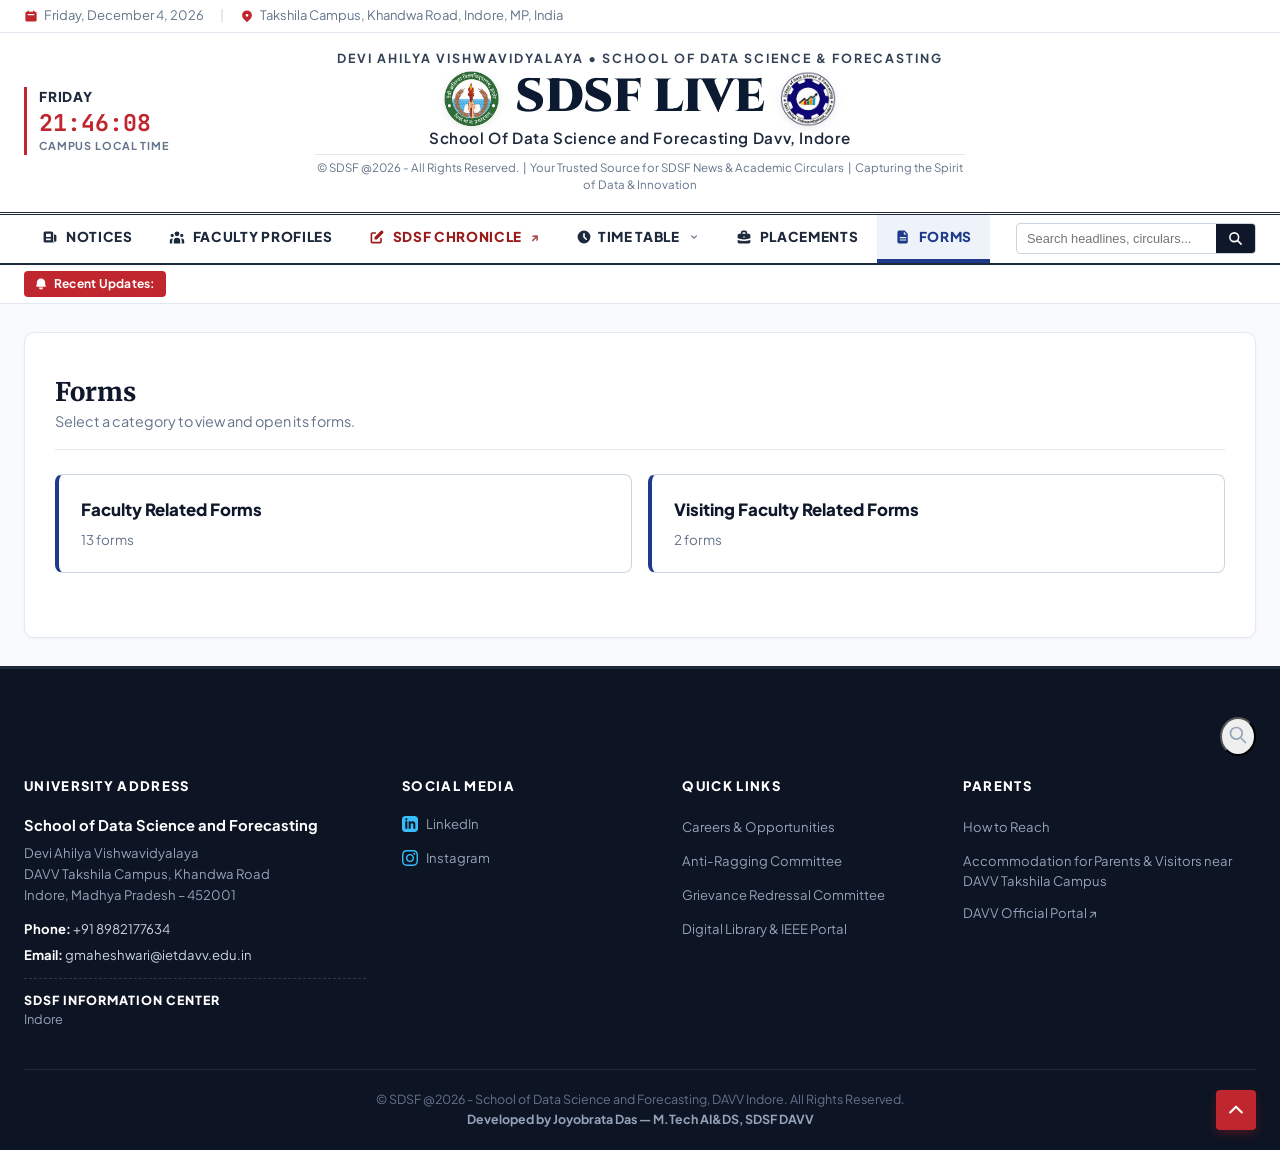
<file: forms.html>
<!DOCTYPE html>
<html lang="en">
<head>
  <meta charset="UTF-8">
  <meta name="viewport" content="width=device-width, initial-scale=1.0">
  <title>Forms | SDSF Live</title>
  <link rel="stylesheet" href="css/style.css?v=2.4">
  <link rel="icon" type="image/png" href="Photoes/departmentlogo_transparent.png">
</head>
<body>

  <!-- Top Editorial Date & Location Bar (Theme inspiration from Image 2) -->
  <div class="editorial-topbar">
    <div class="editorial-topbar-inner">
      <div class="topbar-meta-left">
        <span class="topbar-item" id="topbar-current-date">
          <svg fill="currentColor" viewBox="0 0 20 20"><path fill-rule="evenodd" d="M6 2a1 1 0 00-1 1v1H4a2 2 0 00-2 2v10a2 2 0 002 2h12a2 2 0 002-2V6a2 2 0 00-2-2h-1V3a1 1 0 10-2 0v1H7V3a1 1 0 00-1-1zm0 5a1 1 0 000 2h8a1 1 0 100-2H6z" clip-rule="evenodd"></path></svg>
          <span id="live-date-str">Thursday, November 19, 2026</span>
        </span>
        <span class="topbar-divider">|</span>
        <span class="topbar-item">
          <svg fill="currentColor" viewBox="0 0 20 20"><path fill-rule="evenodd" d="M5.05 4.05a7 7 0 119.9 9.9L10 18.9l-4.95-4.95a7 7 0 010-9.9zM10 11a2 2 0 100-4 2 2 0 000 4z" clip-rule="evenodd"></path></svg>
          Takshila Campus, Khandwa Road, Indore, MP, India
        </span>
      </div>
    </div>
  </div>

  <!-- Editorial Masthead (Themed like Image 2: SDSF Chronicle aesthetic) -->
  <header class="masthead-wrapper">
    <div class="masthead-inner">
      <!-- Left: Campus Local Time & Day Box -->
      <div class="masthead-timebox">
        <div class="timebox-day" id="masthead-day">THURSDAY</div>
        <div class="timebox-clock" id="masthead-live-clock">09:52:10</div>
        <div class="timebox-label">CAMPUS LOCAL TIME</div>
      </div>

      <!-- Center: Main Brand & Department Heading -->
      <div class="masthead-center">
        <div class="masthead-sub-title">DEVI AHILYA VISHWAVIDYALAYA &bull; SCHOOL OF DATA SCIENCE &amp; FORECASTING</div>
        <div class="masthead-title-row">
          <img src="Photoes/davvLogo.png" alt="DAVV Indore University Logo" class="masthead-logo">
          <h1 class="masthead-main-title">SDSF Live</h1>
          <img src="Photoes/departmentlogo_transparent.png" alt="SDSF Department Logo" class="masthead-logo">
        </div>
        <div class="masthead-fullform">School Of Data Science and Forecasting Davv, Indore</div>
        <div class="masthead-credits-line">
          &copy; SDSF @2026 - All Rights Reserved. &nbsp;|&nbsp; Your Trusted Source for SDSF News &amp; Academic Circulars &nbsp;|&nbsp; Capturing the Spirit of Data &amp; Innovation
        </div>
      </div>

      <!-- Right: Balanced Empty Spacer for clean grid alignment -->
      <div class="masthead-right-spacer" aria-hidden="true"></div>
    </div>
  </header>

  <!-- Editorial Navigation Bar (EXACTLY Styled like Image 4 with Double Top Rule & Active Underline Bar) -->
  <nav class="chronicle-navbar" aria-label="Main Navigation">
    <div class="chronicle-navbar-inner">
      <ul class="chronicle-nav-list">
        <!-- NOTICES Tab -->
        <li class="chronicle-nav-item">
          <a href="index.html" class="chronicle-nav-link ">
            <svg class="nav-icon" width="16" height="16" fill="currentColor" viewBox="0 0 20 20"><path fill-rule="evenodd" d="M2 5a2 2 0 012-2h8a2 2 0 012 2v10a2 2 0 002 2H4a2 2 0 01-2-2V5zm3 1h6v4H5V6zm6 6H5v2h6v-2z" clip-rule="evenodd"></path><path d="M15 7h1a2 2 0 012 2v5.5a1.5 1.5 0 01-3 0V7z"></path></svg>
            <span class="nav-text">NOTICES</span>
          </a>
        </li>

        <!-- FACULTY PROFILES Tab -->
        <li class="chronicle-nav-item">
          <a href="faculty.html" class="chronicle-nav-link ">
            <svg class="nav-icon" width="16" height="16" fill="currentColor" viewBox="0 0 20 20"><path d="M13 6a3 3 0 11-6 0 3 3 0 016 0zM18 8a2 2 0 11-4 0 2 2 0 014 0zM14 15a4 4 0 00-8 0v3h8v-3zM6 8a2 2 0 11-4 0 2 2 0 014 0zM16 18v-3a5.972 5.972 0 00-.75-2.906A3.005 3.005 0 0119 15v3h-3zM4.75 12.094A5.973 5.973 0 004 15v3H1v-3a3 3 0 013.75-2.906z"></path></svg>
            <span class="nav-text">FACULTY PROFILES</span>
          </a>
        </li>

        <!-- SDSF CHRONICLE Tab (Replaces IET Times; Click opens external link) -->
        <li class="chronicle-nav-item">
          <a href="https://dsf.dauniv.ac.in/SDSF_News/news.php" target="_blank" rel="noopener noreferrer" class="chronicle-nav-link chronicle-external" title="Open SDSF Chronicle News Portal">
            <svg class="nav-icon" width="16" height="16" fill="currentColor" viewBox="0 0 20 20"><path d="M17.414 2.586a2 2 0 00-2.828 0L7 10.172V13h2.828l7.586-7.586a2 2 0 000-2.828z"></path><path fill-rule="evenodd" d="M2 6a2 2 0 012-2h4a1 1 0 010 2H4v10h10v-4a1 1 0 112 0v4a2 2 0 01-2 2H4a2 2 0 01-2-2V6z" clip-rule="evenodd"></path></svg>
            <span class="nav-text">SDSF CHRONICLE</span>
            <span class="external-tag">&#x2197;</span>
          </a>
        </li>

        <!-- TIME TABLE Tab with Dropdown -->
        <li class="chronicle-nav-item chronicle-dropdown">
          <a href="timetable.html" class="chronicle-nav-link chronicle-dropdown-toggle" id="ttDropdownToggle" aria-haspopup="true" aria-expanded="false">
            <svg class="nav-icon" width="16" height="16" fill="currentColor" viewBox="0 0 20 20"><path fill-rule="evenodd" d="M10 18a8 8 0 100-16 8 8 0 000 16zm1-12a1 1 0 10-2 0v4a1 1 0 00.293.707l2.828 2.829a1 1 0 101.415-1.415L11 9.586V6z" clip-rule="evenodd"></path></svg>
            <span class="nav-text">TIME TABLE</span>
            <svg class="dropdown-chevron" width="12" height="12" viewBox="0 0 20 20" fill="currentColor"><path fill-rule="evenodd" d="M5.293 7.293a1 1 0 011.414 0L10 10.586l3.293-3.293a1 1 0 111.414 1.414l-4 4a1 1 0 01-1.414 0l-4-4a1 1 0 010-1.414z" clip-rule="evenodd"></path></svg>
          </a>
          <div class="chronicle-dropdown-menu" role="menu">
            <a href="timetable.html?type=academic#academic-timetable" class="chronicle-dropdown-item" role="menuitem">
              <span>Academic Time Table</span>
            </a>
            <a href="timetable.html?type=exam#examination-timetable" class="chronicle-dropdown-item" role="menuitem">
              <span>Examination Time Table</span>
            </a>
          </div>
        </li>

        <!-- PLACEMENTS Tab (Replaces Auditorium Booking) -->
        <li class="chronicle-nav-item">
          <a href="placements.html" class="chronicle-nav-link">
            <svg class="nav-icon" width="16" height="16" fill="currentColor" viewBox="0 0 20 20"><path fill-rule="evenodd" d="M6 6V5a3 3 0 013-3h2a3 3 0 013 3v1h2a2 2 0 012 2v3.57A22.952 22.952 0 0110 13a22.95 22.95 0 01-8-1.43V8a2 2 0 012-2h2zm2-1a1 1 0 011-1h2a1 1 0 011 1v1H8V5zm1 5a1 1 0 011-1h.01a1 1 0 110 2H10a1 1 0 01-1-1z"></path><path d="M2 13.692V16a2 2 0 002 2h12a2 2 0 002-2v-2.308A24.974 24.974 0 0110 15c-2.796 0-5.487-.46-8-1.308z"></path></svg>
            <span class="nav-text">PLACEMENTS</span>
          </a>
        </li>
        <!-- FORMS Tab -->
        <li class="chronicle-nav-item">
          <a href="forms.html" class="chronicle-nav-link active" aria-current="page">
            <svg class="nav-icon" width="16" height="16" fill="currentColor" viewBox="0 0 20 20" aria-hidden="true"><path d="M5 2h7l4 4v10a2 2 0 01-2 2H5a2 2 0 01-2-2V4a2 2 0 012-2zm6 1.5V7h3.5L11 3.5zM6 10v1.5h8V10H6zm0 3v1.5h8V13H6z"></path></svg>
            <span class="nav-text">FORMS</span>
          </a>
        </li>
      </ul>

      <!-- Right Search Box -->
      <div class="chronicle-nav-right">
        <div class="chronicle-search-container">
          <input type="text" id="live-notices-search" placeholder="Search headlines, circulars..." onkeyup="handleLiveSearch(this.value)">
          <button type="button" class="chronicle-search-btn" title="Search" onclick="triggerSearch()">
            <svg width="15" height="15" fill="none" stroke="currentColor" viewBox="0 0 24 24"><path stroke-linecap="round" stroke-linejoin="round" stroke-width="2.5" d="M21 21l-6-6m2-5a7 7 0 11-14 0 7 7 0 0114 0z"></path></svg>
          </button>
        </div>
      </div>
    </div>
  </nav>

  <!-- News Ticker / Recent Updates (Directly below Nav Bar, matching Image 4 & Image 2) -->
  <div class="news-ticker-bar">
    <div class="news-ticker-inner">
      <div class="ticker-badge">
        <svg width="14" height="14" fill="currentColor" viewBox="0 0 20 20"><path d="M10 2a6 6 0 00-6 6v3.586l-.707.707A1 1 0 004 14h12a1 1 0 00.707-1.707L16 11.586V8a6 6 0 00-6-6zM10 18a3 3 0 01-3-3h6a3 3 0 01-3 3z"></path></svg>
        Recent Updates:
      </div>
      <div class="ticker-marquee-wrapper">
        <div class="ticker-marquee-content" id="ticker-content">
          <span class="ticker-item"><a href="index.html?category=examination">Final Examination Time Table (Semester End Examination Nov&ndash;Dec 2026) updated</a></span>
          <span class="ticker-sep">/</span>
          <span class="ticker-item"><a href="index.html?category=admissions">Direct Admission for M.Tech. (Executive), M.Sc. (Data Science &amp; Analytics) open on Merit Basis</a></span>
          <span class="ticker-sep">/</span>
          <span class="ticker-item"><a href="https://dsf.dauniv.ac.in/SDSF_News/news.php" target="_blank">Workshop Conducted: Cyber Security &amp; Internet Ethics at SDSF Takshila Campus</a></span>
          <span class="ticker-sep">/</span>
          <span class="ticker-item"><a href="index.html?category=phd">Ph.D. Course Work Time Table (Session August&ndash;November, 2026) released</a></span>
          <span class="ticker-sep">/</span>
          <span class="ticker-item">Welcome to SDSF Live &mdash; Official Academic &amp; Notice Portal</span>
        </div>
      </div>
    </div>
  </div>


<main class="main-content-section">
    <section class="content-placeholder-card" aria-labelledby="forms-title">
      <div class="content-placeholder-header"><h2 id="forms-title">Forms</h2><p>Select a category to view and open its forms.</p></div>
      <div class="forms-category-grid">
        <button class="forms-category-card" type="button" data-form-category="faculty" aria-controls="faculty-forms"><span class="forms-category-title">Faculty Related Forms</span><span class="forms-category-count">13 forms</span></button>
        <button class="forms-category-card" type="button" data-form-category="visiting" aria-controls="visiting-forms"><span class="forms-category-title">Visiting Faculty Related Forms</span><span class="forms-category-count">2 forms</span></button>
      </div>
      <section id="faculty-forms" class="forms-list-section" hidden aria-labelledby="faculty-forms-title">
        <h2 id="faculty-forms-title">Faculty Related Forms</h2>
        <div class="forms-table-wrap"><table class="forms-table forms-table-paired"><tbody>
          <tr><td class="forms-number">(1)</td><td><a href="forms_pdfs/ExamRemunerationBill_Format.pdf" target="_blank" rel="noopener">Exam Remuneration Bill (Annexure - I)</a></td><td class="forms-number">(2)</td><td><a href="forms_pdfs/SDSF_Leave_Application.pdf" target="_blank" rel="noopener">Leave Application (Annexure - III)</a></td></tr>
          <tr><td class="forms-number">(3)</td><td><a href="forms_pdfs/Seminar_Workshop_Proposal_Format.pdf" target="_blank" rel="noopener">Seminar/Workshop Proposal (Annexure - VII)</a></td><td class="forms-number">(4)</td><td><a href="forms_pdfs/ResearchPaper_Travel_RegistrationFee_Format.pdf" target="_blank" rel="noopener">Research Paper Travel/RegistrationFee Application (Annexure-V)</a></td></tr>
          <tr><td class="forms-number">(5)</td><td><a href="forms_pdfs/ForeignVisit_NoC_Format.pdf" target="_blank" rel="noopener">Foreign Visit NoC (Annexure - VI)</a></td><td class="forms-number">(6)</td><td><a href="forms_pdfs/NoC_Applying_OhterInstitutes_Format.pdf" target="_blank" rel="noopener">NoC Applying for Other Institutes (Annexure - VIII)</a></td></tr>
          <tr><td class="forms-number">(7)</td><td><a href="forms_pdfs/SDSF_Advance_Settlement%20(1).pdf" target="_blank" rel="noopener">Advance Settlement</a></td><td class="forms-number">(8)</td><td><a href="forms_pdfs/Leave_Format.pdf" target="_blank" rel="noopener">Leave Application (Long)</a></td></tr>
          <tr><td class="forms-number">(9)</td><td><a href="forms_pdfs/SDSF_Grade_Sheet.pdf" target="_blank" rel="noopener">MTech Dissertation Marks</a></td><td class="forms-number">(10)</td><td><a href="forms_pdfs/PFLoanRequestForm%40DAVV.pdf" target="_blank" rel="noopener">PF Loan Request Form</a></td></tr>
          <tr><td class="forms-number">(11)</td><td><a href="forms_pdfs/SDSF_Faculty_Joining_Form%20(2).pdf" target="_blank" rel="noopener">Faculty Joining Form</a></td><td class="forms-number">(12)</td><td><a href="forms_pdfs/SDSF_Practical_Exam_Remuneration_Bill%20(1).pdf" target="_blank" rel="noopener">Practical Exam Remuneration Bill</a></td></tr>
          <tr><td class="forms-number">(13)</td><td><a href="forms_pdfs/SDSF_Comprehensive_Viva_Remuneration_Bill%20(1).pdf" target="_blank" rel="noopener">Comprehensive Viva Remuneration Bill</a></td><td class="forms-number"></td><td></td></tr>
        </tbody></table></div>
      </section>
      <section id="visiting-forms" class="forms-list-section" hidden aria-labelledby="visiting-forms-title">
        <h2 id="visiting-forms-title">Visiting Faculty Related Forms</h2>
        <div class="forms-table-wrap"><table class="forms-table forms-table-paired"><tbody>
          <tr><td class="forms-number">(1)</td><td><a href="forms_pdfs/VF_DetailedRemuneration_Format.pdf" target="_blank" rel="noopener">Visiting Faculty Detailed Remuneration Format</a></td><td class="forms-number">(2)</td><td><a href="forms_pdfs/VF_Remuneration_Attendance_Format.pdf" target="_blank" rel="noopener">Visiting Faculty Remuneration &amp; Attendance Format</a></td></tr>
        </tbody></table></div>
      </section>
    </section>
  </main>
  <script>
    document.querySelectorAll('[data-form-category]').forEach(function (button) {
      button.addEventListener('click', function () {
        document.querySelectorAll('.forms-list-section').forEach(function (section) { section.hidden = true; });
        var section = document.getElementById(button.getAttribute('aria-controls'));
        if (section) { section.hidden = false; section.scrollIntoView({ behavior: 'smooth', block: 'start' }); }
      });
    });
  </script>


  <!-- Footer (Image 4 Design & Content) -->
  <footer class="site-footer">
    <div class="footer-inner">
      <!-- Top Row with Search Icon -->
      <div class="footer-top-row">
        <button type="button" class="footer-search-trigger" onclick="document.getElementById('live-notices-search')?.focus(); window.scrollTo({top: 0, behavior: 'smooth'});" title="Search SDSF Portal" aria-label="Search SDSF Portal">
          <svg width="20" height="20" fill="none" stroke="currentColor" viewBox="0 0 24 24"><path stroke-linecap="round" stroke-linejoin="round" stroke-width="2" d="M21 21l-6-6m2-5a7 7 0 11-14 0 7 7 0 0114 0z"></path></svg>
        </button>
      </div>

      <!-- 4 Columns Grid -->
      <div class="footer-columns-grid">
        <!-- Col 1: University Address -->
        <div class="footer-col">
          <h4>UNIVERSITY ADDRESS</h4>
          <div class="footer-univ-name">School of Data Science and Forecasting</div>
          <div class="footer-address-text">
            Devi Ahilya Vishwavidyalaya<br>
            DAVV Takshila Campus, Khandwa Road<br>
            Indore, Madhya Pradesh &ndash; 452001
          </div>
          <div class="footer-contact-line">
            <strong>Phone:</strong> <a href="tel:+918982177634">+91 8982177634</a>
          </div>
          <div class="footer-contact-line">
            <strong>Email:</strong> <a href="mailto:gmaheshwari@ietdavv.edu.in">gmaheshwari@ietdavv.edu.in</a>
          </div>
          
          <div class="footer-info-center-box">
            <h5>SDSF INFORMATION CENTER</h5>
            <p>Indore</p>
          </div>
        </div>

        <!-- Col 2: Social Media -->
        <div class="footer-col">
          <h4>SOCIAL MEDIA</h4>
          <ul class="footer-links-list">
            <li>
              <a href="https://www.linkedin.com" target="_blank" rel="noopener noreferrer" class="footer-social-link">
                <svg fill="currentColor" viewBox="0 0 24 24"><path d="M19 0h-14c-2.761 0-5 2.239-5 5v14c0 2.761 2.239 5 5 5h14c2.762 0 5-2.239 5-5v-14c0-2.761-2.238-5-5-5zm-11 19h-3v-11h3v11zm-1.5-12.268c-.966 0-1.75-.79-1.75-1.764s.784-1.764 1.75-1.764 1.75.79 1.75 1.764-.783 1.764-1.75 1.764zm13.5 12.268h-3v-5.604c0-3.368-4-3.113-4 0v5.604h-3v-11h3v1.765c1.396-2.586 7-2.777 7 2.476v6.759z"/></svg>
                LinkedIn
              </a>
            </li>
            <li>
              <a href="https://www.instagram.com" target="_blank" rel="noopener noreferrer" class="footer-social-link">
                <svg fill="currentColor" viewBox="0 0 24 24"><path d="M12 2.163c3.204 0 3.584.012 4.85.07 3.252.148 4.771 1.691 4.919 4.919.058 1.265.069 1.645.069 4.849 0 3.205-.012 3.584-.069 4.849-.149 3.225-1.664 4.771-4.919 4.919-1.266.058-1.644.07-4.85.07-3.204 0-3.584-.012-4.849-.07-3.26-.149-4.771-1.699-4.919-4.92-.058-1.265-.07-1.644-.07-4.849 0-3.204.013-3.583.07-4.849.149-3.227 1.664-4.771 4.919-4.919 1.266-.057 1.645-.069 4.849-.069zm0-2.163c-3.259 0-3.667.014-4.947.072-4.358.2-6.78 2.618-6.98 6.98-.059 1.281-.073 1.689-.073 4.948 0 3.259.014 3.668.072 4.948.2 4.358 2.618 6.78 6.98 6.98 1.281.058 1.689.072 4.948.072 3.259 0 3.668-.014 4.948-.072 4.354-.2 6.782-2.618 6.979-6.98.059-1.28.073-1.689.073-4.948 0-3.259-.014-3.667-.072-4.947-.196-4.354-2.617-6.78-6.979-6.98-1.281-.059-1.69-.073-4.949-.073zm0 5.838c-3.403 0-6.162 2.759-6.162 6.162s2.759 6.163 6.162 6.163 6.162-2.759 6.162-6.163c0-3.403-2.759-6.162-6.162-6.162zm0 10.162c-2.209 0-4-1.79-4-4 0-2.209 1.791-4 4-4s4 1.791 4 4c0 2.21-1.791 4-4 4zm6.406-11.845c-.796 0-1.441.645-1.441 1.44s.645 1.44 1.441 1.44c.795 0 1.439-.645 1.439-1.44s-.644-1.44-1.439-1.44z"/></svg>
                Instagram
              </a>
            </li>
          </ul>
        </div>

        <!-- Col 3: Quick Links -->
        <div class="footer-col">
          <h4>QUICK LINKS</h4>
          <ul class="footer-links-list">
            <li><a href="placements.html">Careers &amp; Opportunities</a></li>
            <li><a href="index.html?category=general">Anti-Ragging Committee</a></li>
            <li><a href="index.html?category=general">Grievance Redressal Committee</a></li>
            <li><a href="index.html?category=library">Digital Library &amp; IEEE Portal</a></li>
          </ul>
        </div>

        <!-- Col 4: Parents -->
        <div class="footer-col">
          <h4>PARENTS</h4>
          <ul class="footer-links-list">
            <li><a href="#">How to Reach</a></li>
            <li><a href="#">Accommodation for Parents &amp; Visitors near DAVV Takshila Campus</a></li>
            <li><a href="https://www.dauniv.ac.in" target="_blank" rel="noopener noreferrer">DAVV Official Portal &#x2197;</a></li>
          </ul>
        </div>
      </div>

      <!-- Bottom Bar -->
      <div class="footer-bottom-bar">
        <div class="footer-copy-text">
          &copy; SDSF @2026 - School of Data Science and Forecasting, DAVV Indore. All Rights Reserved.<br>
          <strong>Developed by Joyobrata Das &mdash; M.Tech AI&amp;DS, SDSF DAVV</strong>
        </div>

        <!-- Back to Top Button -->
        <button type="button" class="btn-back-to-top" onclick="window.scrollTo({top: 0, behavior: 'smooth'})" title="Back to top" aria-label="Back to top">
          <svg width="20" height="20" fill="none" stroke="currentColor" viewBox="0 0 24 24"><path stroke-linecap="round" stroke-linejoin="round" stroke-width="2.5" d="M5 15l7-7 7 7"></path></svg>
        </button>
      </div>
    </div>
  </footer>

  <!-- Login Modal -->
  <div class="modal-overlay" id="loginModal">
    <div class="modal-dialog">
      <div class="modal-header">
        <h3>SDSF Live Portal Login</h3>
        <button type="button" class="modal-close-btn" onclick="closeLoginModal()">&times;</button>
      </div>
      <div class="modal-body">
        <form onsubmit="handleLoginSubmit(event)">
          <div class="form-group">
            <label for="loginRole">Account Type</label>
            <select id="loginRole" class="form-control">
              <option value="student">Student Portal</option>
              <option value="faculty">Faculty &amp; TT Incharge</option>
              <option value="admin">Administrator / Examination Cell</option>
            </select>
          </div>
          <div class="form-group">
            <label for="loginId">Enrollment / Employee ID</label>
            <input type="text" id="loginId" class="form-control" placeholder="e.g. DS2026-042" required>
          </div>
          <div class="form-group">
            <label for="loginPass">Password</label>
            <input type="password" id="loginPass" class="form-control" placeholder="Enter your password" required>
          </div>
          <button type="submit" class="btn-submit-modal">Sign In to SDSF Live</button>
        </form>
      </div>
    </div>
  </div>

  <!-- Notice Details Modal -->
  <div class="modal-overlay" id="noticeDetailsModal">
    <div class="modal-dialog" style="max-width: 600px;">
      <div class="modal-header">
        <h3 id="modalNoticeTitle">Notice Title</h3>
        <button type="button" class="modal-close-btn" onclick="closeNoticeModal()">&times;</button>
      </div>
      <div class="modal-body">
        <div id="modalNoticeMeta" style="font-size: 0.8rem; color: #64748b; margin-bottom: 12px;"></div>
        <p id="modalNoticeBody" style="font-size: 0.9rem; line-height: 1.6; color: #1e293b; margin-bottom: 20px;"></p>
        <div style="display: flex; justify-content: flex-end; gap: 10px;">
          <button type="button" class="btn-load-more" onclick="closeNoticeModal()">Close</button>
          <a href="#" id="modalNoticeDownloadBtn" class="btn-filter-apply" style="display: inline-flex; align-items: center; gap: 6px;" target="_blank">
            <svg width="14" height="14" fill="none" stroke="currentColor" viewBox="0 0 24 24"><path stroke-linecap="round" stroke-linejoin="round" stroke-width="2" d="M4 16v1a3 3 0 003 3h10a3 3 0 003-3v-1m-4-4l-4 4m0 0l-4-4m4 4V4"></path></svg>
            Download PDF
          </a>
        </div>
      </div>
    </div>
  </div>

  <script src="js/main.js?v=2.4"></script>
</body>
</html>
</file>
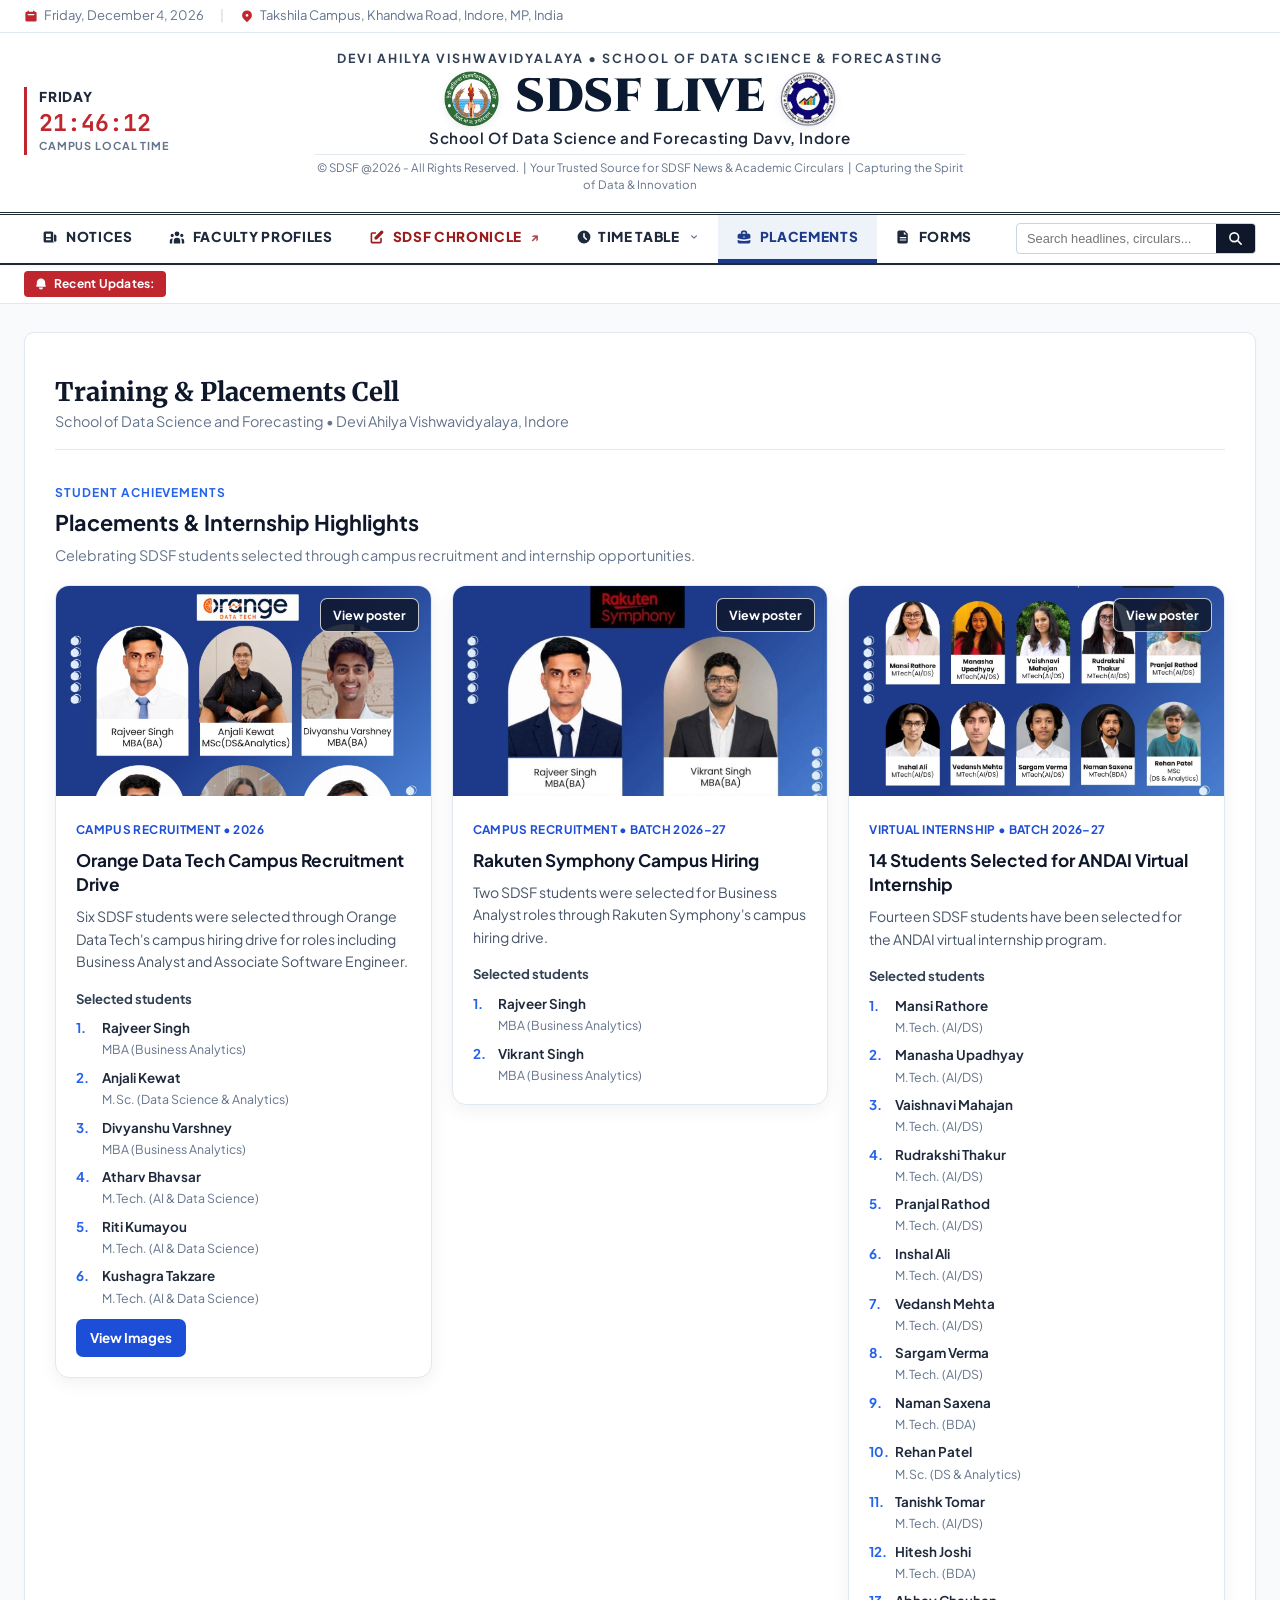
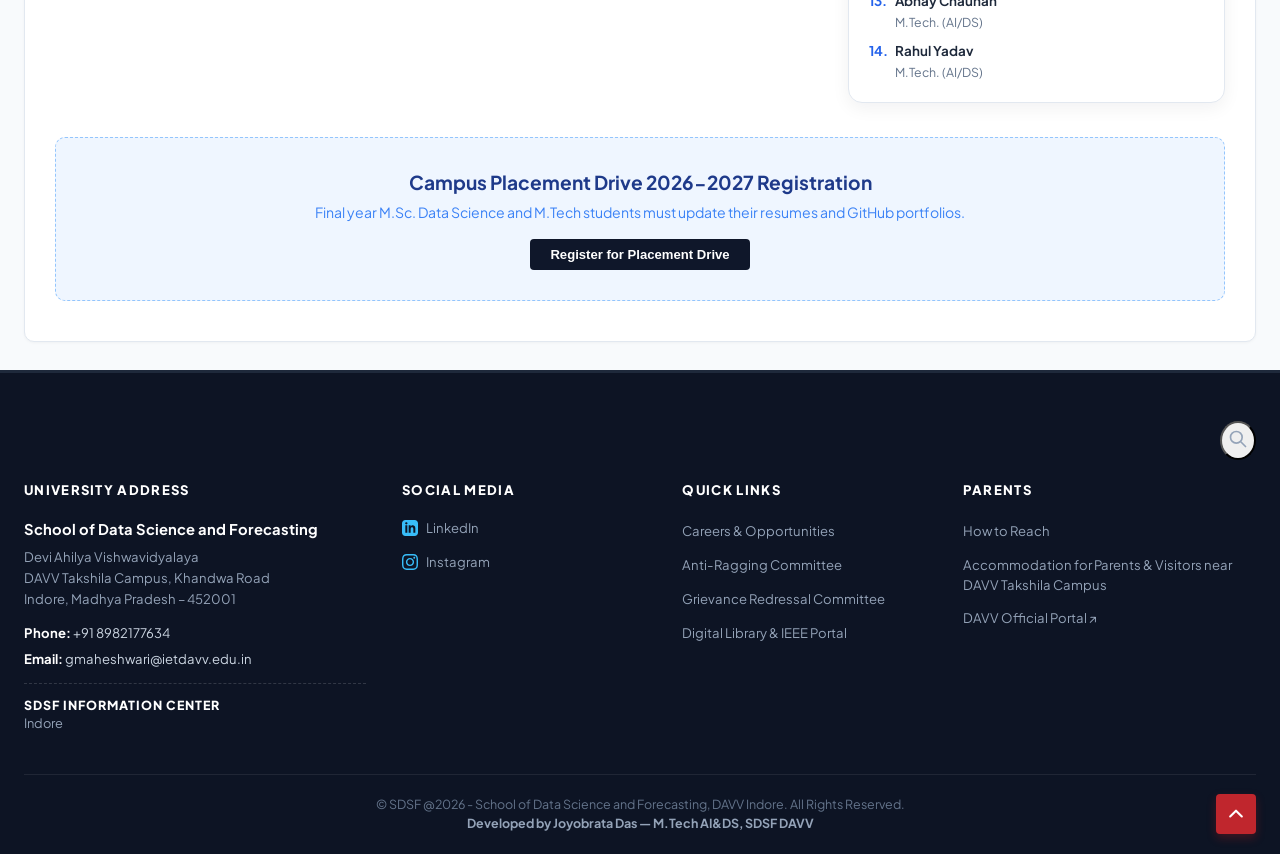
<file: placements.html>
<!DOCTYPE html>
<html lang="en">
<head>
  <meta charset="UTF-8">
  <meta name="viewport" content="width=device-width, initial-scale=1.0">
  <title>Placements &amp; Career Opportunities | SDSF Live</title>
  <link rel="stylesheet" href="css/style.css?v=2.4">
  <link rel="icon" type="image/png" href="Photoes/departmentlogo_transparent.png">
</head>
<body>

  <!-- Top Editorial Date & Location Bar (Theme inspiration from Image 2) -->
  <div class="editorial-topbar">
    <div class="editorial-topbar-inner">
      <div class="topbar-meta-left">
        <span class="topbar-item" id="topbar-current-date">
          <svg fill="currentColor" viewBox="0 0 20 20"><path fill-rule="evenodd" d="M6 2a1 1 0 00-1 1v1H4a2 2 0 00-2 2v10a2 2 0 002 2h12a2 2 0 002-2V6a2 2 0 00-2-2h-1V3a1 1 0 10-2 0v1H7V3a1 1 0 00-1-1zm0 5a1 1 0 000 2h8a1 1 0 100-2H6z" clip-rule="evenodd"></path></svg>
          <span id="live-date-str">Thursday, November 19, 2026</span>
        </span>
        <span class="topbar-divider">|</span>
        <span class="topbar-item">
          <svg fill="currentColor" viewBox="0 0 20 20"><path fill-rule="evenodd" d="M5.05 4.05a7 7 0 119.9 9.9L10 18.9l-4.95-4.95a7 7 0 010-9.9zM10 11a2 2 0 100-4 2 2 0 000 4z" clip-rule="evenodd"></path></svg>
          Takshila Campus, Khandwa Road, Indore, MP, India
        </span>
      </div>
    </div>
  </div>

  <!-- Editorial Masthead (Themed like Image 2: SDSF Chronicle aesthetic) -->
  <header class="masthead-wrapper">
    <div class="masthead-inner">
      <!-- Left: Campus Local Time & Day Box -->
      <div class="masthead-timebox">
        <div class="timebox-day" id="masthead-day">THURSDAY</div>
        <div class="timebox-clock" id="masthead-live-clock">09:52:10</div>
        <div class="timebox-label">CAMPUS LOCAL TIME</div>
      </div>

      <!-- Center: Main Brand & Department Heading -->
      <div class="masthead-center">
        <div class="masthead-sub-title">DEVI AHILYA VISHWAVIDYALAYA &bull; SCHOOL OF DATA SCIENCE &amp; FORECASTING</div>
        <div class="masthead-title-row">
          <img src="Photoes/davvLogo.png" alt="DAVV Indore University Logo" class="masthead-logo">
          <h1 class="masthead-main-title">SDSF Live</h1>
          <img src="Photoes/departmentlogo_transparent.png" alt="SDSF Department Logo" class="masthead-logo">
        </div>
        <div class="masthead-fullform">School Of Data Science and Forecasting Davv, Indore</div>
        <div class="masthead-credits-line">
          &copy; SDSF @2026 - All Rights Reserved. &nbsp;|&nbsp; Your Trusted Source for SDSF News &amp; Academic Circulars &nbsp;|&nbsp; Capturing the Spirit of Data &amp; Innovation
        </div>
      </div>

      <!-- Right: Balanced Empty Spacer for clean grid alignment -->
      <div class="masthead-right-spacer" aria-hidden="true"></div>
    </div>
  </header>

  <!-- Editorial Navigation Bar (EXACTLY Styled like Image 4 with Double Top Rule & Active Underline Bar) -->
  <nav class="chronicle-navbar" aria-label="Main Navigation">
    <div class="chronicle-navbar-inner">
      <ul class="chronicle-nav-list">
        <!-- NOTICES Tab -->
        <li class="chronicle-nav-item">
          <a href="index.html" class="chronicle-nav-link ">
            <svg class="nav-icon" width="16" height="16" fill="currentColor" viewBox="0 0 20 20"><path fill-rule="evenodd" d="M2 5a2 2 0 012-2h8a2 2 0 012 2v10a2 2 0 002 2H4a2 2 0 01-2-2V5zm3 1h6v4H5V6zm6 6H5v2h6v-2z" clip-rule="evenodd"></path><path d="M15 7h1a2 2 0 012 2v5.5a1.5 1.5 0 01-3 0V7z"></path></svg>
            <span class="nav-text">NOTICES</span>
          </a>
        </li>

        <!-- FACULTY PROFILES Tab -->
        <li class="chronicle-nav-item">
          <a href="faculty.html" class="chronicle-nav-link ">
            <svg class="nav-icon" width="16" height="16" fill="currentColor" viewBox="0 0 20 20"><path d="M13 6a3 3 0 11-6 0 3 3 0 016 0zM18 8a2 2 0 11-4 0 2 2 0 014 0zM14 15a4 4 0 00-8 0v3h8v-3zM6 8a2 2 0 11-4 0 2 2 0 014 0zM16 18v-3a5.972 5.972 0 00-.75-2.906A3.005 3.005 0 0119 15v3h-3zM4.75 12.094A5.973 5.973 0 004 15v3H1v-3a3 3 0 013.75-2.906z"></path></svg>
            <span class="nav-text">FACULTY PROFILES</span>
          </a>
        </li>

        <!-- SDSF CHRONICLE Tab (Replaces IET Times; Click opens external link) -->
        <li class="chronicle-nav-item">
          <a href="https://dsf.dauniv.ac.in/SDSF_News/news.php" target="_blank" rel="noopener noreferrer" class="chronicle-nav-link chronicle-external" title="Open SDSF Chronicle News Portal">
            <svg class="nav-icon" width="16" height="16" fill="currentColor" viewBox="0 0 20 20"><path d="M17.414 2.586a2 2 0 00-2.828 0L7 10.172V13h2.828l7.586-7.586a2 2 0 000-2.828z"></path><path fill-rule="evenodd" d="M2 6a2 2 0 012-2h4a1 1 0 010 2H4v10h10v-4a1 1 0 112 0v4a2 2 0 01-2 2H4a2 2 0 01-2-2V6z" clip-rule="evenodd"></path></svg>
            <span class="nav-text">SDSF CHRONICLE</span>
            <span class="external-tag">&#x2197;</span>
          </a>
        </li>

        <!-- TIME TABLE Tab with Dropdown -->
        <li class="chronicle-nav-item chronicle-dropdown">
          <a href="timetable.html" class="chronicle-nav-link chronicle-dropdown-toggle" id="ttDropdownToggle" aria-haspopup="true" aria-expanded="false">
            <svg class="nav-icon" width="16" height="16" fill="currentColor" viewBox="0 0 20 20"><path fill-rule="evenodd" d="M10 18a8 8 0 100-16 8 8 0 000 16zm1-12a1 1 0 10-2 0v4a1 1 0 00.293.707l2.828 2.829a1 1 0 101.415-1.415L11 9.586V6z" clip-rule="evenodd"></path></svg>
            <span class="nav-text">TIME TABLE</span>
            <svg class="dropdown-chevron" width="12" height="12" viewBox="0 0 20 20" fill="currentColor"><path fill-rule="evenodd" d="M5.293 7.293a1 1 0 011.414 0L10 10.586l3.293-3.293a1 1 0 111.414 1.414l-4 4a1 1 0 01-1.414 0l-4-4a1 1 0 010-1.414z" clip-rule="evenodd"></path></svg>
          </a>
          <div class="chronicle-dropdown-menu" role="menu">
            <a href="timetable.html?type=academic#academic-timetable" class="chronicle-dropdown-item" role="menuitem">
              <span>Academic Time Table</span>
            </a>
            <a href="timetable.html?type=exam#examination-timetable" class="chronicle-dropdown-item" role="menuitem">
              <span>Examination Time Table</span>
            </a>
          </div>
        </li>

        <!-- PLACEMENTS Tab (Replaces Auditorium Booking) -->
        <li class="chronicle-nav-item">
          <a href="placements.html" class="chronicle-nav-link active">
            <svg class="nav-icon" width="16" height="16" fill="currentColor" viewBox="0 0 20 20"><path fill-rule="evenodd" d="M6 6V5a3 3 0 013-3h2a3 3 0 013 3v1h2a2 2 0 012 2v3.57A22.952 22.952 0 0110 13a22.95 22.95 0 01-8-1.43V8a2 2 0 012-2h2zm2-1a1 1 0 011-1h2a1 1 0 011 1v1H8V5zm1 5a1 1 0 011-1h.01a1 1 0 110 2H10a1 1 0 01-1-1z"></path><path d="M2 13.692V16a2 2 0 002 2h12a2 2 0 002-2v-2.308A24.974 24.974 0 0110 15c-2.796 0-5.487-.46-8-1.308z"></path></svg>
            <span class="nav-text">PLACEMENTS</span>
          </a>
        </li>
        <!-- FORMS Tab -->
        <li class="chronicle-nav-item">
          <a href="forms.html" class="chronicle-nav-link">
            <svg class="nav-icon" width="16" height="16" fill="currentColor" viewBox="0 0 20 20" aria-hidden="true"><path d="M5 2h7l4 4v10a2 2 0 01-2 2H5a2 2 0 01-2-2V4a2 2 0 012-2zm6 1.5V7h3.5L11 3.5zM6 10v1.5h8V10H6zm0 3v1.5h8V13H6z"></path></svg>
            <span class="nav-text">FORMS</span>
          </a>
        </li>
      </ul>

      <!-- Right Search Box -->
      <div class="chronicle-nav-right">
        <div class="chronicle-search-container">
          <input type="text" id="live-notices-search" placeholder="Search headlines, circulars..." onkeyup="handleLiveSearch(this.value)">
          <button type="button" class="chronicle-search-btn" title="Search" onclick="triggerSearch()">
            <svg width="15" height="15" fill="none" stroke="currentColor" viewBox="0 0 24 24"><path stroke-linecap="round" stroke-linejoin="round" stroke-width="2.5" d="M21 21l-6-6m2-5a7 7 0 11-14 0 7 7 0 0114 0z"></path></svg>
          </button>
        </div>
      </div>
    </div>
  </nav>

  <!-- News Ticker / Recent Updates (Directly below Nav Bar, matching Image 4 & Image 2) -->
  <div class="news-ticker-bar">
    <div class="news-ticker-inner">
      <div class="ticker-badge">
        <svg width="14" height="14" fill="currentColor" viewBox="0 0 20 20"><path d="M10 2a6 6 0 00-6 6v3.586l-.707.707A1 1 0 004 14h12a1 1 0 00.707-1.707L16 11.586V8a6 6 0 00-6-6zM10 18a3 3 0 01-3-3h6a3 3 0 01-3 3z"></path></svg>
        Recent Updates:
      </div>
      <div class="ticker-marquee-wrapper">
        <div class="ticker-marquee-content" id="ticker-content">
          <span class="ticker-item"><a href="index.html?category=examination">Final Examination Time Table (Semester End Examination Nov&ndash;Dec 2026) updated</a></span>
          <span class="ticker-sep">/</span>
          <span class="ticker-item"><a href="index.html?category=admissions">Direct Admission for M.Tech. (Executive), M.Sc. (Data Science &amp; Analytics) open on Merit Basis</a></span>
          <span class="ticker-sep">/</span>
          <span class="ticker-item"><a href="https://dsf.dauniv.ac.in/SDSF_News/news.php" target="_blank">Workshop Conducted: Cyber Security &amp; Internet Ethics at SDSF Takshila Campus</a></span>
          <span class="ticker-sep">/</span>
          <span class="ticker-item"><a href="index.html?category=phd">Ph.D. Course Work Time Table (Session August&ndash;November, 2026) released</a></span>
          <span class="ticker-sep">/</span>
          <span class="ticker-item">Welcome to SDSF Live &mdash; Official Academic &amp; Notice Portal</span>
        </div>
      </div>
    </div>
  </div>


<main class="main-content-section">
  <div class="content-placeholder-card">
    <div class="content-placeholder-header">
      <h2>Training &amp; Placements Cell</h2>
      <p>School of Data Science and Forecasting &bull; Devi Ahilya Vishwavidyalaya, Indore</p>
    </div>


    <section class="placement-stories" aria-labelledby="placement-stories-title">
      <div class="placement-stories-heading">
        <p class="placement-eyebrow">Student achievements</p>
        <h3 id="placement-stories-title">Placements &amp; Internship Highlights</h3>
        <p>Celebrating SDSF students selected through campus recruitment and internship opportunities.</p>
      </div>

      <div class="placement-cards-grid">
        <article class="placement-story-card">
          <div class="placement-story-media"><img class="placement-story-image" src="Placement/Orange_Placed_Students.png" alt="SDSF students selected at Orange Data Tech" loading="lazy"><button type="button" class="placement-poster-button" data-gallery-open data-gallery-title="Orange Data Tech Campus Recruitment Drive" data-gallery-src="Placement/Orange_Placed_Students.png" data-gallery-alt="Orange Data Tech selected students poster">View poster</button></div>
          <div class="placement-story-content">
            <span class="placement-story-tag">Campus recruitment &bull; 2026</span>
            <h4>Orange Data Tech Campus Recruitment Drive</h4>
            <p>Six SDSF students were selected through Orange Data Tech's campus hiring drive for roles including Business Analyst and Associate Software Engineer.</p>
            <h5>Selected students</h5>
            <ul class="placement-candidate-list">
              <li>Rajveer Singh <span>MBA (Business Analytics)</span></li>
              <li>Anjali Kewat <span>M.Sc. (Data Science &amp; Analytics)</span></li>
              <li>Divyanshu Varshney <span>MBA (Business Analytics)</span></li>
              <li>Atharv Bhavsar <span>M.Tech. (AI &amp; Data Science)</span></li>
              <li>Riti Kumayou <span>M.Tech. (AI &amp; Data Science)</span></li>
              <li>Kushagra Takzare <span>M.Tech. (AI &amp; Data Science)</span></li>
            </ul>
            <button type="button" class="placement-gallery-trigger" data-gallery-open data-gallery-scope="orange" data-gallery-title="Orange Data Tech Campus Recruitment Drive">View Images</button>
            <div class="placement-gallery-sources" hidden>
              <span data-gallery-item data-gallery-src="Placement/Orange_tech_Pictures/WhatsApp%20Image%202026-09-02%20at%204.04.15%20PM.jpeg" data-gallery-alt="Orange Data Tech campus recruitment event photo 1"></span>
              <span data-gallery-item data-gallery-src="Placement/Orange_tech_Pictures/WhatsApp%20Image%202026-09-02%20at%204.04.16%20PM%20%281%29.jpeg" data-gallery-alt="Orange Data Tech campus recruitment event photo 2"></span>
              <span data-gallery-item data-gallery-src="Placement/Orange_tech_Pictures/WhatsApp%20Image%202026-09-02%20at%204.04.16%20PM.jpeg" data-gallery-alt="Orange Data Tech campus recruitment event photo 3"></span>
              <span data-gallery-item data-gallery-src="Placement/Orange_tech_Pictures/WhatsApp%20Image%202026-09-02%20at%204.04.17%20PM%20%281%29.jpeg" data-gallery-alt="Orange Data Tech campus recruitment event photo 4"></span>
              <span data-gallery-item data-gallery-src="Placement/Orange_tech_Pictures/WhatsApp%20Image%202026-09-02%20at%204.04.18%20PM%20%281%29.jpeg" data-gallery-alt="Orange Data Tech campus recruitment event photo 5"></span>
              <span data-gallery-item data-gallery-src="Placement/Orange_tech_Pictures/WhatsApp%20Image%202026-09-02%20at%204.04.18%20PM.jpeg" data-gallery-alt="Orange Data Tech campus recruitment event photo 6"></span>
              <span data-gallery-item data-gallery-src="Placement/Orange_tech_Pictures/WhatsApp%20Image%202026-09-02%20at%204.04.19%20PM%20%281%29.jpeg" data-gallery-alt="Orange Data Tech campus recruitment event photo 7"></span>
              <span data-gallery-item data-gallery-src="Placement/Orange_tech_Pictures/WhatsApp%20Image%202026-09-02%20at%204.04.19%20PM.jpeg" data-gallery-alt="Orange Data Tech campus recruitment event photo 8"></span>
              <span data-gallery-item data-gallery-src="Placement/Orange_tech_Pictures/WhatsApp%20Image%202026-09-02%20at%204.04.20%20PM.jpeg" data-gallery-alt="Orange Data Tech campus recruitment event photo 9"></span>
              <span data-gallery-item data-gallery-src="Placement/Orange_tech_Pictures/WhatsApp%20Image%202026-09-02%20at%204.04.21%20PM%20%281%29.jpeg" data-gallery-alt="Orange Data Tech campus recruitment event photo 10"></span>
              <span data-gallery-item data-gallery-src="Placement/Orange_tech_Pictures/WhatsApp%20Image%202026-09-02%20at%204.04.21%20PM.jpeg" data-gallery-alt="Orange Data Tech campus recruitment event photo 11"></span>
              <span data-gallery-item data-gallery-src="Placement/Orange_tech_Pictures/WhatsApp%20Image%202026-09-02%20at%209.59.45%20PM%20%281%29.jpeg" data-gallery-alt="Orange Data Tech campus recruitment event photo 12"></span>
              <span data-gallery-item data-gallery-src="Placement/Orange_tech_Pictures/WhatsApp%20Image%202026-09-02%20at%209.59.45%20PM.jpeg" data-gallery-alt="Orange Data Tech campus recruitment event photo 13"></span>
              <span data-gallery-item data-gallery-src="Placement/Orange_tech_Pictures/WhatsApp%20Image%202026-09-02%20at%209.59.46%20PM.jpeg" data-gallery-alt="Orange Data Tech campus recruitment event photo 14"></span>
              <span data-gallery-item data-gallery-src="Placement/Orange_tech_Pictures/WhatsApp%20Image%202026-09-02%20at%209.59.47%20PM%20%281%29.jpeg" data-gallery-alt="Orange Data Tech campus recruitment event photo 15"></span>
              <span data-gallery-item data-gallery-src="Placement/Orange_tech_Pictures/WhatsApp%20Image%202026-09-02%20at%209.59.47%20PM%20%282%29.jpeg" data-gallery-alt="Orange Data Tech campus recruitment event photo 16"></span>
              <span data-gallery-item data-gallery-src="Placement/Orange_tech_Pictures/WhatsApp%20Image%202026-09-02%20at%209.59.49%20PM%20%281%29.jpeg" data-gallery-alt="Orange Data Tech campus recruitment event photo 17"></span>
              <span data-gallery-item data-gallery-src="Placement/Orange_tech_Pictures/WhatsApp%20Image%202026-09-02%20at%209.59.49%20PM.jpeg" data-gallery-alt="Orange Data Tech campus recruitment event photo 18"></span>
              <span data-gallery-item data-gallery-src="Placement/Orange_tech_Pictures/WhatsApp%20Image%202026-09-02%20at%209.59.50%20PM.jpeg" data-gallery-alt="Orange Data Tech campus recruitment event photo 19"></span>
              <span data-gallery-item data-gallery-src="Placement/Orange_tech_Pictures/WhatsApp%20Image%202026-09-02%20at%209.59.51%20PM%20%281%29.jpeg" data-gallery-alt="Orange Data Tech campus recruitment event photo 20"></span>
              <span data-gallery-item data-gallery-src="Placement/Orange_tech_Pictures/WhatsApp%20Image%202026-09-02%20at%209.59.51%20PM%20%282%29.jpeg" data-gallery-alt="Orange Data Tech campus recruitment event photo 21"></span>
              <span data-gallery-item data-gallery-src="Placement/Orange_tech_Pictures/WhatsApp%20Image%202026-09-02%20at%209.59.56%20PM%20%281%29.jpeg" data-gallery-alt="Orange Data Tech campus recruitment event photo 22"></span>
              <span data-gallery-item data-gallery-src="Placement/Orange_tech_Pictures/WhatsApp%20Image%202026-09-02%20at%209.59.56%20PM%20%282%29.jpeg" data-gallery-alt="Orange Data Tech campus recruitment event photo 23"></span>
              <span data-gallery-item data-gallery-src="Placement/Orange_tech_Pictures/WhatsApp%20Image%202026-09-02%20at%209.59.57%20PM.jpeg" data-gallery-alt="Orange Data Tech campus recruitment event photo 24"></span>
              <span data-gallery-item data-gallery-src="Placement/Orange_tech_Pictures/WhatsApp%20Image%202026-09-02%20at%209.59.58%20PM%20%281%29.jpeg" data-gallery-alt="Orange Data Tech campus recruitment event photo 25"></span>
              <span data-gallery-item data-gallery-src="Placement/Orange_tech_Pictures/WhatsApp%20Image%202026-09-02%20at%209.59.58%20PM.jpeg" data-gallery-alt="Orange Data Tech campus recruitment event photo 26"></span>
              <span data-gallery-item data-gallery-src="Placement/Orange_tech_Pictures/WhatsApp%20Image%202026-09-02%20at%209.59.59%20PM%20%281%29.jpeg" data-gallery-alt="Orange Data Tech campus recruitment event photo 27"></span>
              <span data-gallery-item data-gallery-src="Placement/Orange_tech_Pictures/WhatsApp%20Image%202026-09-02%20at%2010.00.00%20PM.jpeg" data-gallery-alt="Orange Data Tech campus recruitment event photo 28"></span>
            </div>
          </div>
        </article>

        <article class="placement-story-card">
          <div class="placement-story-media"><img class="placement-story-image" src="Placement/Rakuten_placed_students.jpeg" alt="SDSF students selected at Rakuten Symphony" loading="lazy"><button type="button" class="placement-poster-button" data-gallery-open data-gallery-title="Rakuten Symphony Campus Hiring" data-gallery-src="Placement/Rakuten_placed_students.jpeg" data-gallery-alt="Rakuten Symphony selected students poster">View poster</button></div>
          <div class="placement-story-content">
            <span class="placement-story-tag">Campus recruitment &bull; Batch 2026&ndash;27</span>
            <h4>Rakuten Symphony Campus Hiring</h4>
            <p>Two SDSF students were selected for Business Analyst roles through Rakuten Symphony's campus hiring drive.</p>
            <h5>Selected students</h5>
            <ul class="placement-candidate-list">
              <li>Rajveer Singh <span>MBA (Business Analytics)</span></li>
              <li>Vikrant Singh <span>MBA (Business Analytics)</span></li>
            </ul>
          </div>
        </article>

        <article class="placement-story-card">
          <div class="placement-story-media"><img class="placement-story-image" src="Placement/ANDAI Internship 2026.jpeg" alt="SDSF students selected for the ANDAI virtual internship" loading="lazy"><button type="button" class="placement-poster-button" data-gallery-open data-gallery-title="ANDAI Virtual Internship" data-gallery-src="Placement/ANDAI%20Internship%202026.jpeg" data-gallery-alt="ANDAI virtual internship selected students poster">View poster</button></div>
          <div class="placement-story-content">
            <span class="placement-story-tag">Virtual internship &bull; Batch 2026&ndash;27</span>
            <h4>14 Students Selected for ANDAI Virtual Internship</h4>
            <p>Fourteen SDSF students have been selected for the ANDAI virtual internship program.</p>
            <h5>Selected students</h5>
            <ul class="placement-candidate-list">
              <li>Mansi Rathore <span>M.Tech. (AI/DS)</span></li>
              <li>Manasha Upadhyay <span>M.Tech. (AI/DS)</span></li>
              <li>Vaishnavi Mahajan <span>M.Tech. (AI/DS)</span></li>
              <li>Rudrakshi Thakur <span>M.Tech. (AI/DS)</span></li>
              <li>Pranjal Rathod <span>M.Tech. (AI/DS)</span></li>
              <li>Inshal Ali <span>M.Tech. (AI/DS)</span></li>
              <li>Vedansh Mehta <span>M.Tech. (AI/DS)</span></li>
              <li>Sargam Verma <span>M.Tech. (AI/DS)</span></li>
              <li>Naman Saxena <span>M.Tech. (BDA)</span></li>
              <li>Rehan Patel <span>M.Sc. (DS &amp; Analytics)</span></li>
              <li>Tanishk Tomar <span>M.Tech. (AI/DS)</span></li>
              <li>Hitesh Joshi <span>M.Tech. (BDA)</span></li>
              <li>Abhay Chauhan <span>M.Tech. (AI/DS)</span></li>
              <li>Rahul Yadav <span>M.Tech. (AI/DS)</span></li>
            </ul>
          </div>
        </article>
      </div>
    </section>
    <div style="text-align: center; padding: 30px; background: #eff6ff; border-radius: 10px; border: 1px dashed #93c5fd;">
      <h3 style="font-size: 1.2rem; color: #1e3a8a; margin-bottom: 6px;">Campus Placement Drive 2026-2027 Registration</h3>
      <p style="font-size: 0.88rem; color: #3b82f6; margin-bottom: 16px;">Final year M.Sc. Data Science and M.Tech students must update their resumes and GitHub portfolios.</p>
      <button type="button" class="btn-filter-apply" onclick="alert('Student placement registration portal opens on December 1st, 2026.')">Register for Placement Drive</button>
    </div>
  </div>
  <div class="placement-lightbox" id="placementLightbox" aria-hidden="true" hidden>
    <div class="placement-lightbox-backdrop" data-gallery-close></div>
    <section class="placement-lightbox-dialog" role="dialog" aria-modal="true" aria-labelledby="placementLightboxTitle" tabindex="-1">
      <header class="placement-lightbox-toolbar">
        <div class="placement-lightbox-heading">
          <span class="placement-lightbox-label">Campus Gallery</span>
          <h2 id="placementLightboxTitle"></h2>
          <span class="placement-lightbox-count" id="placementLightboxCount"></span>
        </div>
        <div class="placement-lightbox-actions">
          <button type="button" class="placement-lightbox-icon-button" data-gallery-fullscreen aria-label="Toggle full screen" title="Toggle full screen">&#x26F6;</button>
          <button type="button" class="placement-lightbox-icon-button placement-lightbox-close" data-gallery-close aria-label="Close gallery" title="Close">&times;</button>
        </div>
      </header>
      <div class="placement-lightbox-stage">
        <button type="button" class="placement-lightbox-arrow" data-gallery-prev aria-label="Previous image">&#8249;</button>
        <img id="placementLightboxImage" alt="">
        <button type="button" class="placement-lightbox-arrow" data-gallery-next aria-label="Next image">&#8250;</button>
      </div>
      <div class="placement-lightbox-thumbnails" id="placementLightboxThumbnails" role="group" aria-label="Gallery images"></div>
    </section>
  </div>
</main>

  <!-- Footer (Image 4 Design & Content) -->
  <footer class="site-footer">
    <div class="footer-inner">
      <!-- Top Row with Search Icon -->
      <div class="footer-top-row">
        <button type="button" class="footer-search-trigger" onclick="document.getElementById('live-notices-search')?.focus(); window.scrollTo({top: 0, behavior: 'smooth'});" title="Search SDSF Portal" aria-label="Search SDSF Portal">
          <svg width="20" height="20" fill="none" stroke="currentColor" viewBox="0 0 24 24"><path stroke-linecap="round" stroke-linejoin="round" stroke-width="2" d="M21 21l-6-6m2-5a7 7 0 11-14 0 7 7 0 0114 0z"></path></svg>
        </button>
      </div>

      <!-- 4 Columns Grid -->
      <div class="footer-columns-grid">
        <!-- Col 1: University Address -->
        <div class="footer-col">
          <h4>UNIVERSITY ADDRESS</h4>
          <div class="footer-univ-name">School of Data Science and Forecasting</div>
          <div class="footer-address-text">
            Devi Ahilya Vishwavidyalaya<br>
            DAVV Takshila Campus, Khandwa Road<br>
            Indore, Madhya Pradesh &ndash; 452001
          </div>
          <div class="footer-contact-line">
            <strong>Phone:</strong> <a href="tel:+918982177634">+91 8982177634</a>
          </div>
          <div class="footer-contact-line">
            <strong>Email:</strong> <a href="mailto:gmaheshwari@ietdavv.edu.in">gmaheshwari@ietdavv.edu.in</a>
          </div>
          
          <div class="footer-info-center-box">
            <h5>SDSF INFORMATION CENTER</h5>
            <p>Indore</p>
          </div>
        </div>

        <!-- Col 2: Social Media -->
        <div class="footer-col">
          <h4>SOCIAL MEDIA</h4>
          <ul class="footer-links-list">
            <li>
              <a href="https://www.linkedin.com" target="_blank" rel="noopener noreferrer" class="footer-social-link">
                <svg fill="currentColor" viewBox="0 0 24 24"><path d="M19 0h-14c-2.761 0-5 2.239-5 5v14c0 2.761 2.239 5 5 5h14c2.762 0 5-2.239 5-5v-14c0-2.761-2.238-5-5-5zm-11 19h-3v-11h3v11zm-1.5-12.268c-.966 0-1.75-.79-1.75-1.764s.784-1.764 1.75-1.764 1.75.79 1.75 1.764-.783 1.764-1.75 1.764zm13.5 12.268h-3v-5.604c0-3.368-4-3.113-4 0v5.604h-3v-11h3v1.765c1.396-2.586 7-2.777 7 2.476v6.759z"/></svg>
                LinkedIn
              </a>
            </li>
            <li>
              <a href="https://www.instagram.com" target="_blank" rel="noopener noreferrer" class="footer-social-link">
                <svg fill="currentColor" viewBox="0 0 24 24"><path d="M12 2.163c3.204 0 3.584.012 4.85.07 3.252.148 4.771 1.691 4.919 4.919.058 1.265.069 1.645.069 4.849 0 3.205-.012 3.584-.069 4.849-.149 3.225-1.664 4.771-4.919 4.919-1.266.058-1.644.07-4.85.07-3.204 0-3.584-.012-4.849-.07-3.26-.149-4.771-1.699-4.919-4.92-.058-1.265-.07-1.644-.07-4.849 0-3.204.013-3.583.07-4.849.149-3.227 1.664-4.771 4.919-4.919 1.266-.057 1.645-.069 4.849-.069zm0-2.163c-3.259 0-3.667.014-4.947.072-4.358.2-6.78 2.618-6.98 6.98-.059 1.281-.073 1.689-.073 4.948 0 3.259.014 3.668.072 4.948.2 4.358 2.618 6.78 6.98 6.98 1.281.058 1.689.072 4.948.072 3.259 0 3.668-.014 4.948-.072 4.354-.2 6.782-2.618 6.979-6.98.059-1.28.073-1.689.073-4.948 0-3.259-.014-3.667-.072-4.947-.196-4.354-2.617-6.78-6.979-6.98-1.281-.059-1.69-.073-4.949-.073zm0 5.838c-3.403 0-6.162 2.759-6.162 6.162s2.759 6.163 6.162 6.163 6.162-2.759 6.162-6.163c0-3.403-2.759-6.162-6.162-6.162zm0 10.162c-2.209 0-4-1.79-4-4 0-2.209 1.791-4 4-4s4 1.791 4 4c0 2.21-1.791 4-4 4zm6.406-11.845c-.796 0-1.441.645-1.441 1.44s.645 1.44 1.441 1.44c.795 0 1.439-.645 1.439-1.44s-.644-1.44-1.439-1.44z"/></svg>
                Instagram
              </a>
            </li>
          </ul>
        </div>

        <!-- Col 3: Quick Links -->
        <div class="footer-col">
          <h4>QUICK LINKS</h4>
          <ul class="footer-links-list">
            <li><a href="placements.html">Careers &amp; Opportunities</a></li>
            <li><a href="index.html?category=general">Anti-Ragging Committee</a></li>
            <li><a href="index.html?category=general">Grievance Redressal Committee</a></li>
            <li><a href="index.html?category=library">Digital Library &amp; IEEE Portal</a></li>
          </ul>
        </div>

        <!-- Col 4: Parents -->
        <div class="footer-col">
          <h4>PARENTS</h4>
          <ul class="footer-links-list">
            <li><a href="#">How to Reach</a></li>
            <li><a href="#">Accommodation for Parents &amp; Visitors near DAVV Takshila Campus</a></li>
            <li><a href="https://www.dauniv.ac.in" target="_blank" rel="noopener noreferrer">DAVV Official Portal &#x2197;</a></li>
          </ul>
        </div>
      </div>

      <!-- Bottom Bar -->
      <div class="footer-bottom-bar">
        <div class="footer-copy-text">
          &copy; SDSF @2026 - School of Data Science and Forecasting, DAVV Indore. All Rights Reserved.<br>
          <strong>Developed by Joyobrata Das &mdash; M.Tech AI&amp;DS, SDSF DAVV</strong>
        </div>

        <!-- Back to Top Button -->
        <button type="button" class="btn-back-to-top" onclick="window.scrollTo({top: 0, behavior: 'smooth'})" title="Back to top" aria-label="Back to top">
          <svg width="20" height="20" fill="none" stroke="currentColor" viewBox="0 0 24 24"><path stroke-linecap="round" stroke-linejoin="round" stroke-width="2.5" d="M5 15l7-7 7 7"></path></svg>
        </button>
      </div>
    </div>
  </footer>

  <!-- Login Modal -->
  <div class="modal-overlay" id="loginModal">
    <div class="modal-dialog">
      <div class="modal-header">
        <h3>SDSF Live Portal Login</h3>
        <button type="button" class="modal-close-btn" onclick="closeLoginModal()">&times;</button>
      </div>
      <div class="modal-body">
        <form onsubmit="handleLoginSubmit(event)">
          <div class="form-group">
            <label for="loginRole">Account Type</label>
            <select id="loginRole" class="form-control">
              <option value="student">Student Portal</option>
              <option value="faculty">Faculty &amp; TT Incharge</option>
              <option value="admin">Administrator / Examination Cell</option>
            </select>
          </div>
          <div class="form-group">
            <label for="loginId">Enrollment / Employee ID</label>
            <input type="text" id="loginId" class="form-control" placeholder="e.g. DS2026-042" required>
          </div>
          <div class="form-group">
            <label for="loginPass">Password</label>
            <input type="password" id="loginPass" class="form-control" placeholder="Enter your password" required>
          </div>
          <button type="submit" class="btn-submit-modal">Sign In to SDSF Live</button>
        </form>
      </div>
    </div>
  </div>

  <!-- Notice Details Modal -->
  <div class="modal-overlay" id="noticeDetailsModal">
    <div class="modal-dialog" style="max-width: 600px;">
      <div class="modal-header">
        <h3 id="modalNoticeTitle">Notice Title</h3>
        <button type="button" class="modal-close-btn" onclick="closeNoticeModal()">&times;</button>
      </div>
      <div class="modal-body">
        <div id="modalNoticeMeta" style="font-size: 0.8rem; color: #64748b; margin-bottom: 12px;"></div>
        <p id="modalNoticeBody" style="font-size: 0.9rem; line-height: 1.6; color: #1e293b; margin-bottom: 20px;"></p>
        <div style="display: flex; justify-content: flex-end; gap: 10px;">
          <button type="button" class="btn-load-more" onclick="closeNoticeModal()">Close</button>
          <a href="#" id="modalNoticeDownloadBtn" class="btn-filter-apply" style="display: inline-flex; align-items: center; gap: 6px;" target="_blank">
            <svg width="14" height="14" fill="none" stroke="currentColor" viewBox="0 0 24 24"><path stroke-linecap="round" stroke-linejoin="round" stroke-width="2" d="M4 16v1a3 3 0 003 3h10a3 3 0 003-3v-1m-4-4l-4 4m0 0l-4-4m4 4V4"></path></svg>
            Download PDF
          </a>
        </div>
      </div>
    </div>
  </div>

  <script src="js/main.js?v=2.4"></script>
</body>
</html>
</file>
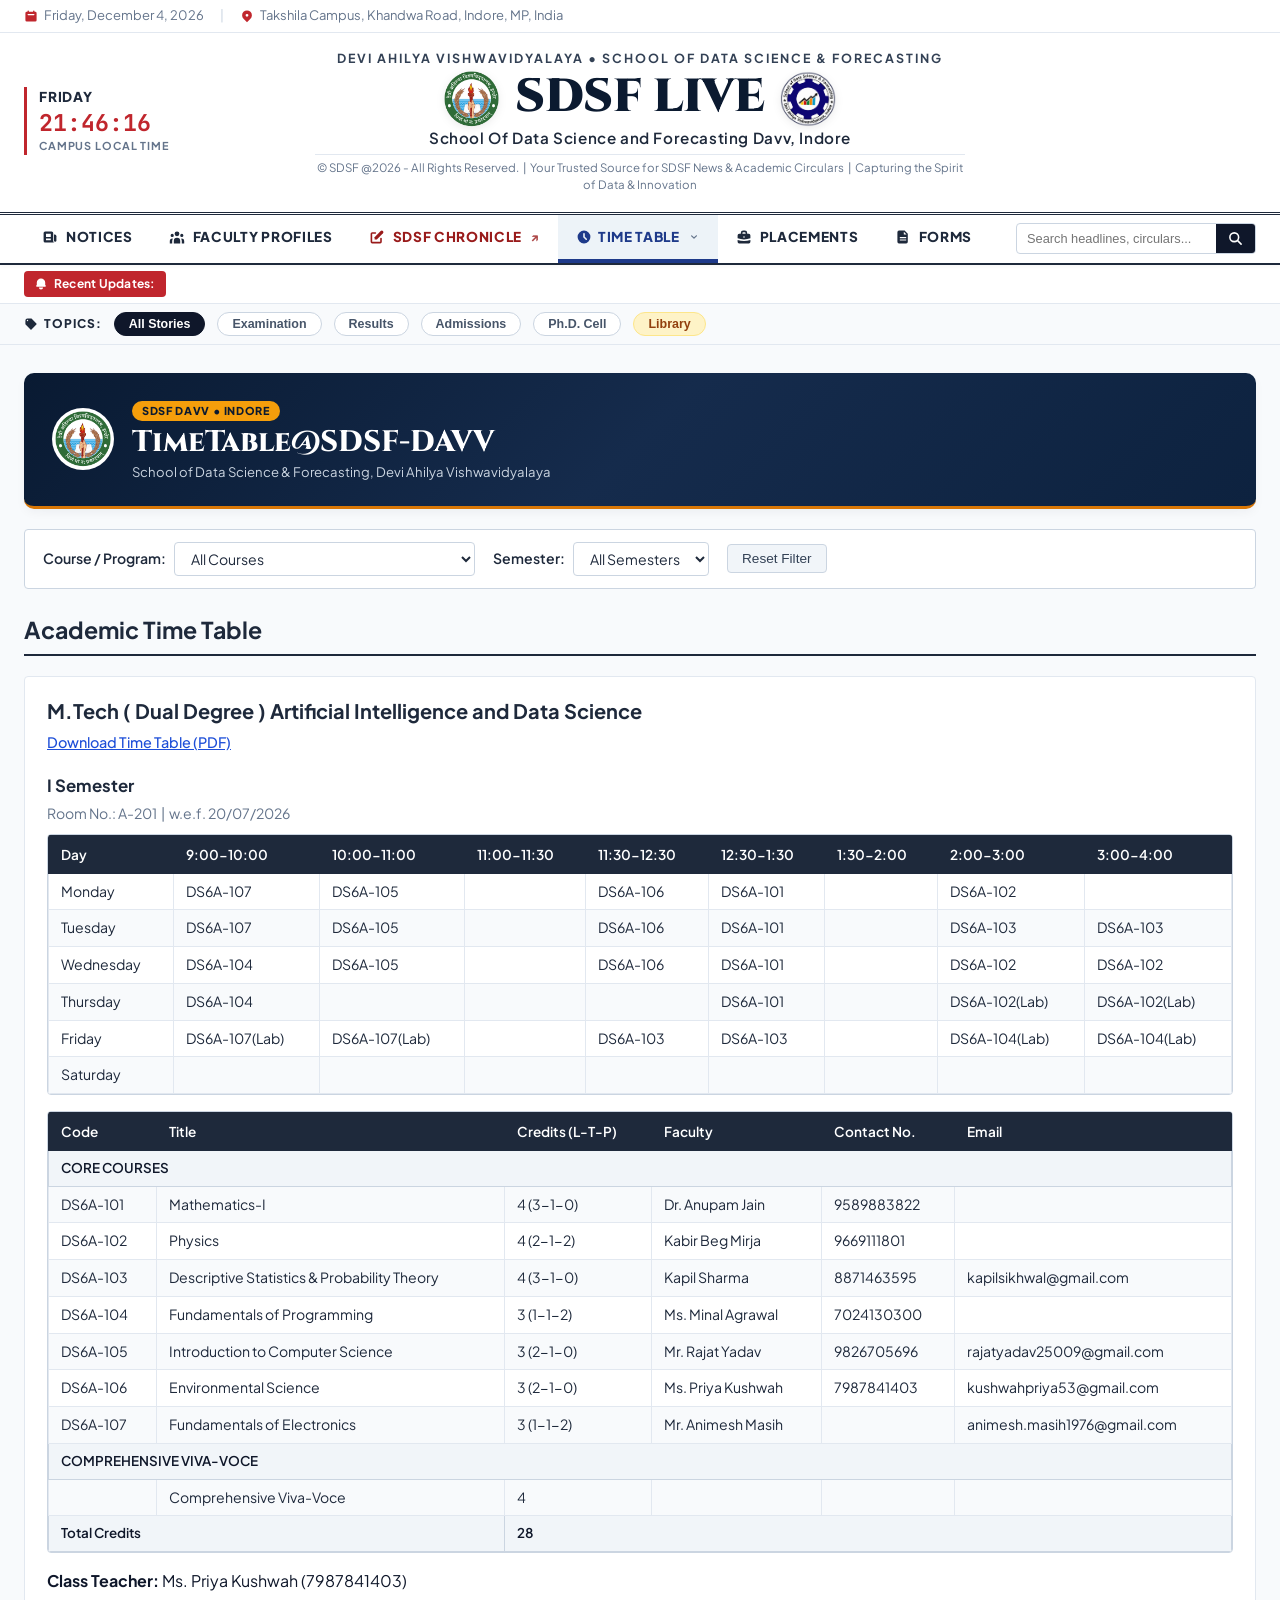
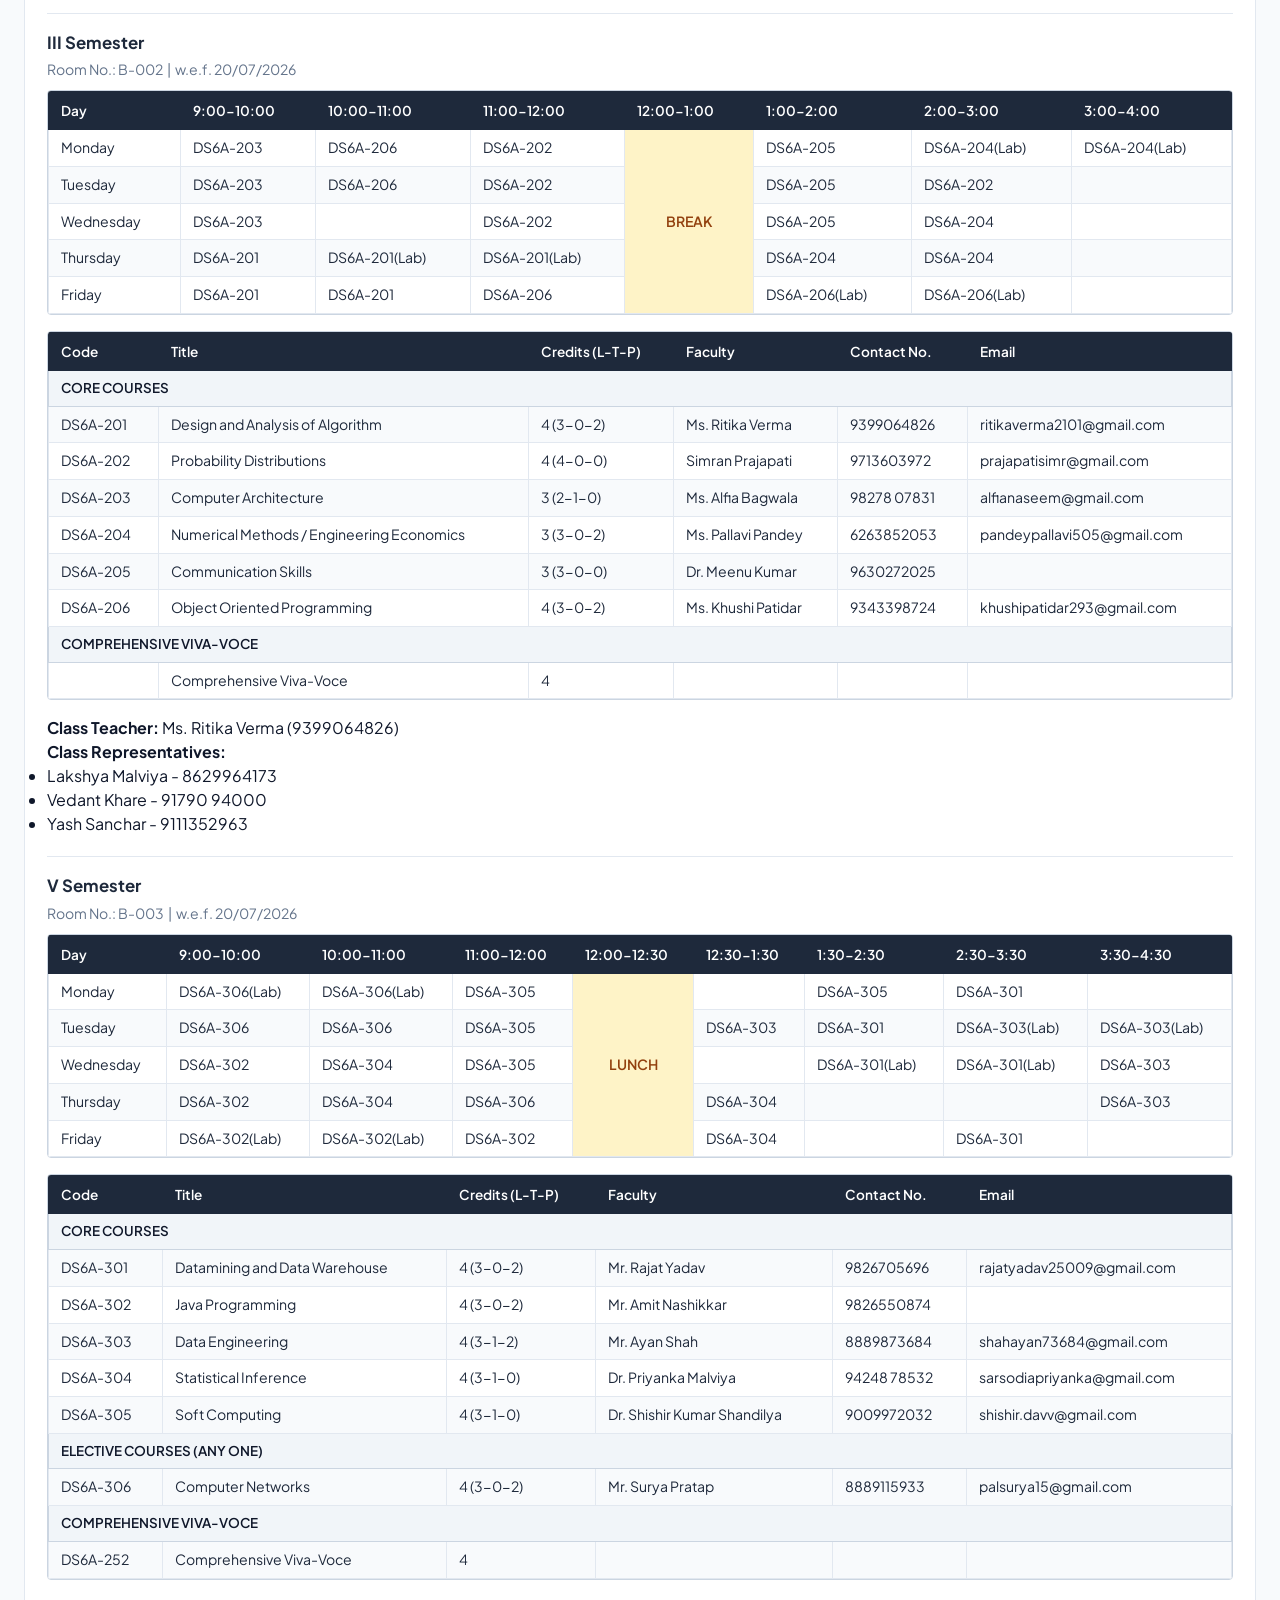
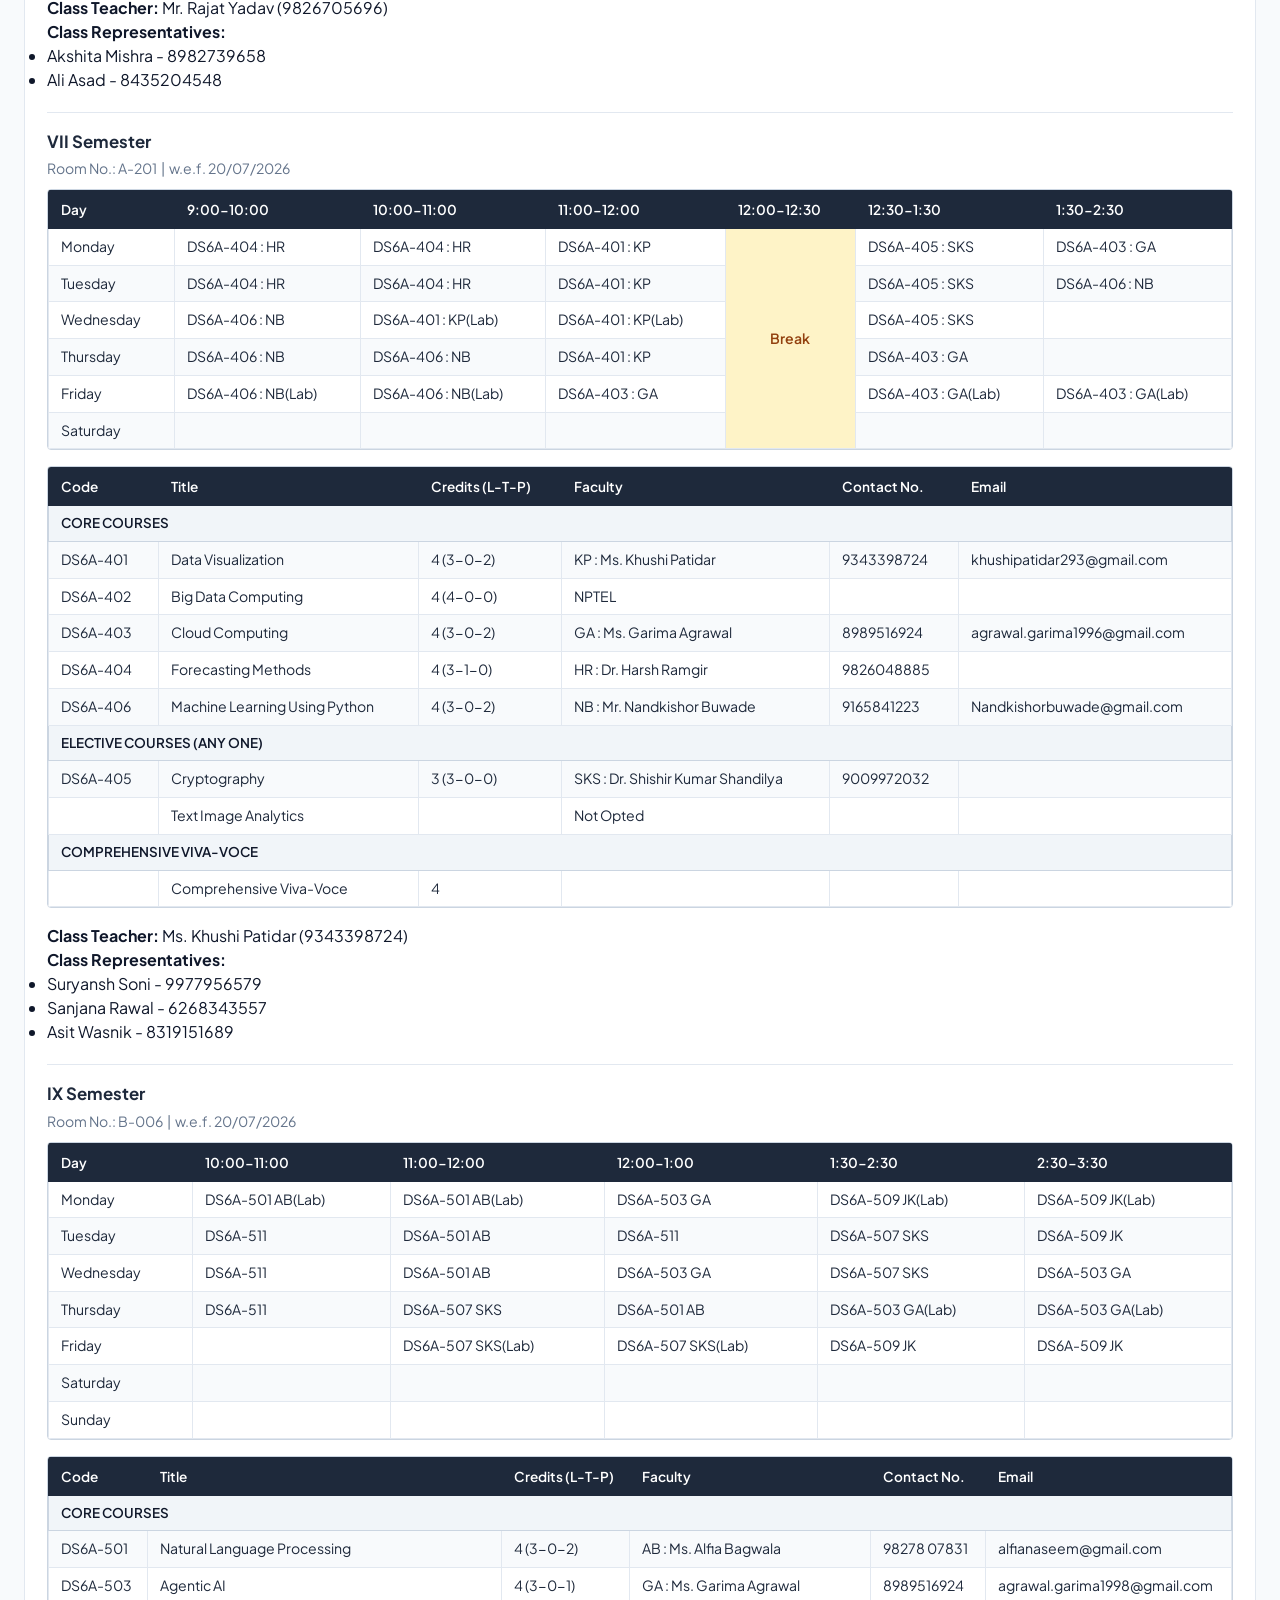
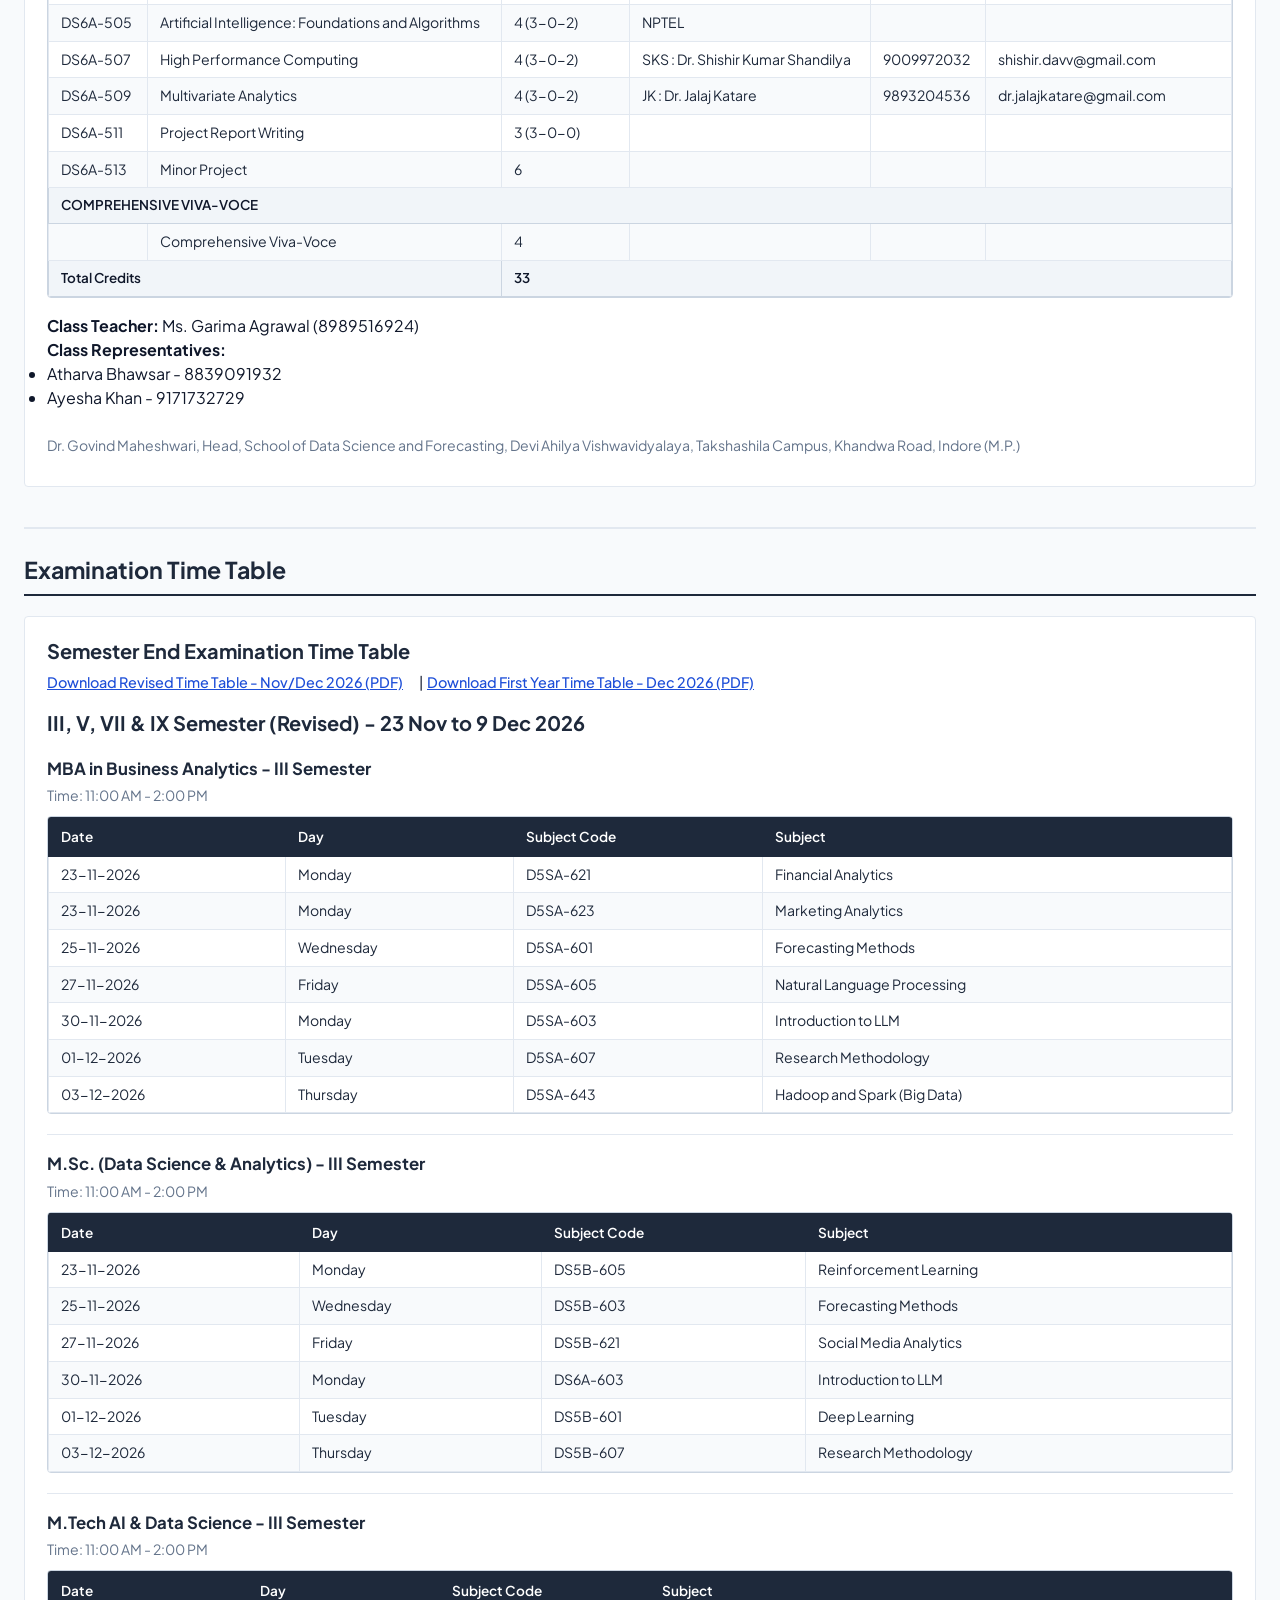
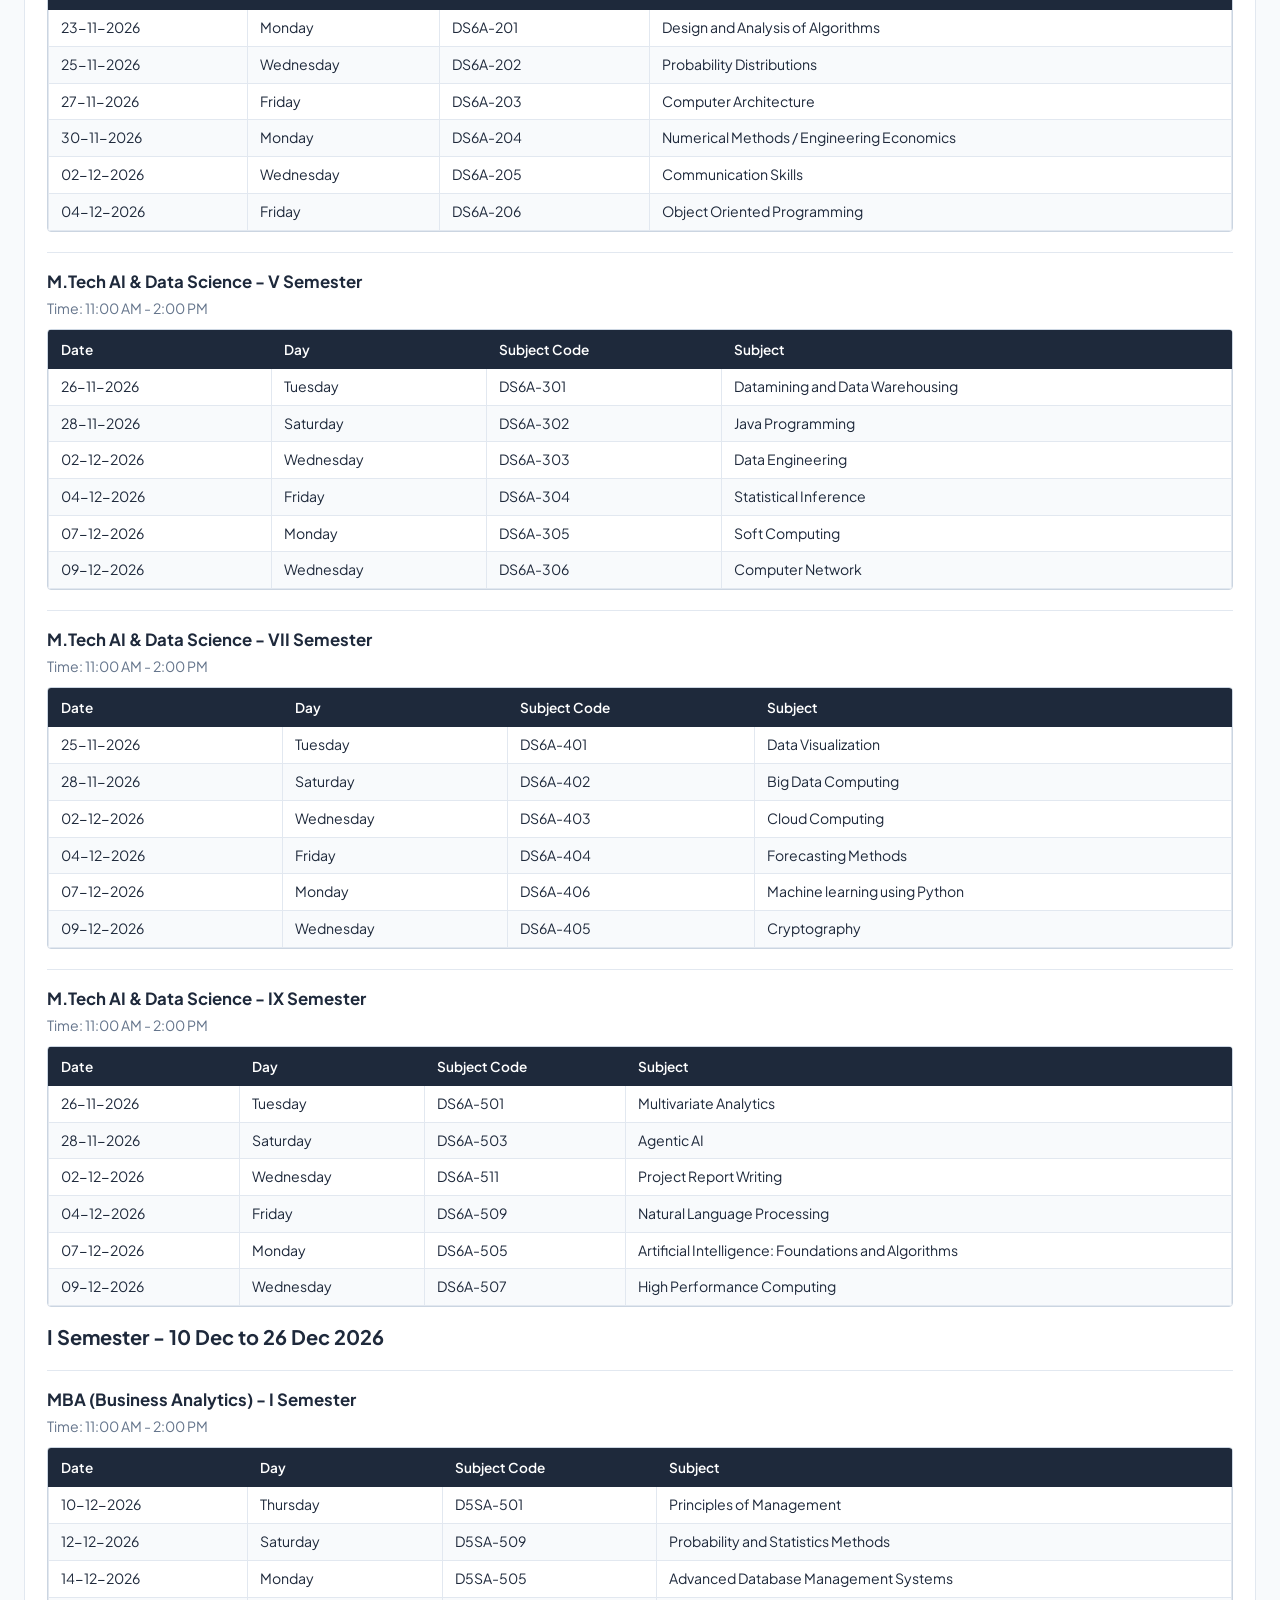
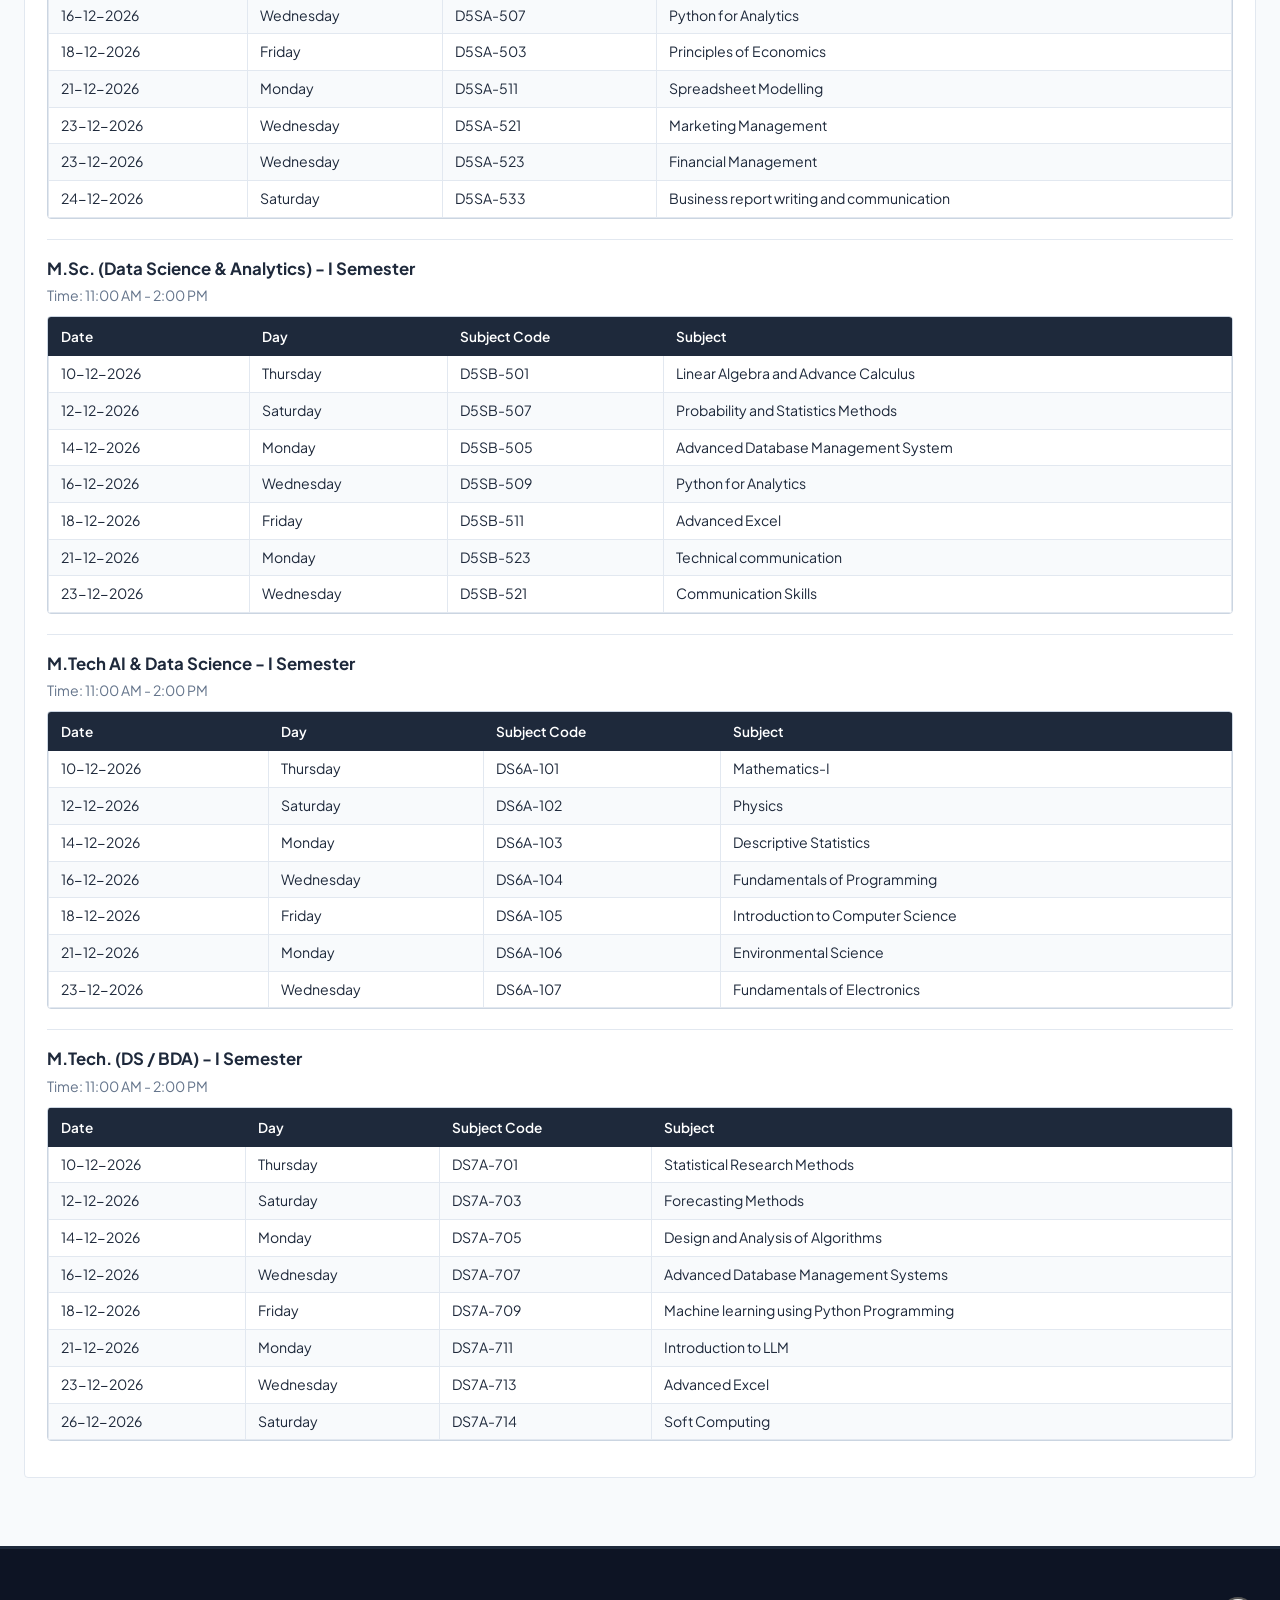
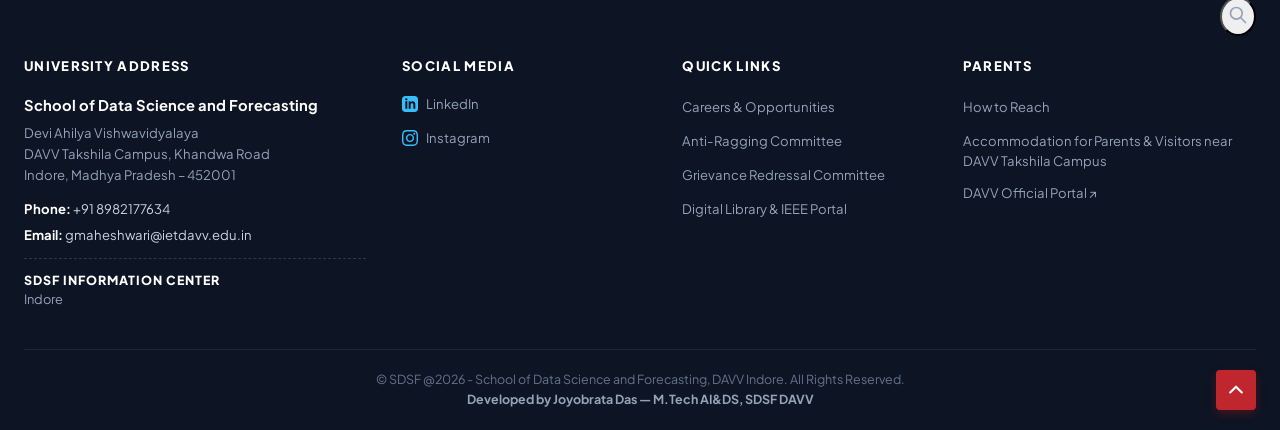
<file: timetable.html>
<!DOCTYPE html>
<html lang="en">
<head>
  <meta charset="UTF-8">
  <meta name="viewport" content="width=device-width, initial-scale=1.0">
  <title>Time Table | SDSF Live</title>
  <link rel="stylesheet" href="css/style.css?v=2.4">
  <link rel="icon" type="image/png" href="Photoes/departmentlogo_transparent.png">
  <style>
    .tt-simple-filter-bar { background: #ffffff; border: 1px solid #cbd5e1; border-radius: 4px; padding: 12px 18px; margin: 20px 0 24px; display: flex; align-items: center; gap: 18px; flex-wrap: wrap; }
    .tt-filter-group { display: flex; align-items: center; gap: 8px; }
    .tt-filter-group label { font-size: 0.88rem; font-weight: 600; color: #1e293b; margin: 0; white-space: nowrap; }
    .tt-filter-select { padding: 6px 12px; font-size: 0.88rem; color: #1e293b; background-color: #ffffff; border: 1px solid #cbd5e1; border-radius: 4px; outline: none; font-family: inherit; cursor: pointer; }
    .tt-filter-select:focus { border-color: #1e293b; }
    .btn-tt-filter-reset { background: #f1f5f9; color: #334155; border: 1px solid #cbd5e1; padding: 6px 14px; border-radius: 4px; font-size: 0.85rem; font-weight: 500; cursor: pointer; transition: all 0.15s ease; }
    .btn-tt-filter-reset:hover { background: #e2e8f0; color: #0f172a; }
    .tt-section-wrapper { margin-top: 24px; margin-bottom: 40px; }
    .tt-category-header { border-bottom: 2px solid #1e293b; padding-bottom: 6px; margin-bottom: 20px; }
    .tt-category-header h2 { font-family: inherit; font-size: 1.45rem; font-weight: 700; color: #1e293b; margin: 0; }
    .tt-section { background: #ffffff; border: 1px solid #e2e8f0; border-radius: 4px; padding: 20px 22px; margin-bottom: 20px; }
    .tt-section h3 { font-size: 1.25rem; font-weight: 700; color: #1e293b; margin: 16px 0 8px; line-height: 1.35; }
    .tt-section > h3:first-child { margin-top: 0; }
    .tt-pdf { margin: 6px 0 16px; font-size: 0.9rem; }
    .tt-pdf a { color: #1d4ed8; text-decoration: underline; font-weight: 500; margin-right: 12px; }
    .tt-pdf a:hover { color: #1e40af; }
    .tt-semester { margin-top: 20px; padding-top: 16px; border-top: 1px solid #e2e8f0; }
    .tt-semester:first-of-type { border-top: none; padding-top: 0; }
    .tt-semester h4 { font-size: 1.05rem; font-weight: 700; color: #1e293b; margin: 0 0 4px; }
    .tt-info { color: #64748b; font-size: 0.88rem; margin: 0 0 10px; }
    .tt-wrapper { overflow-x: auto; margin-bottom: 16px; border: 1px solid #cbd5e1; border-radius: 4px; background: #ffffff; -webkit-overflow-scrolling: touch; }
    .tt-table { width: 100%; border-collapse: collapse; min-width: 600px; font-size: 0.88rem; line-height: 1.4; color: #1e293b; background: #ffffff; }
    .tt-table th { background: #1e293b !important; color: #ffffff !important; font-weight: 600; text-align: left; padding: 9px 12px; border: 1px solid #1e293b; white-space: nowrap; font-size: 0.85rem; }
    .tt-table td { padding: 8px 12px; border: 1px solid #e2e8f0; text-align: left; background: #ffffff; vertical-align: middle; }
    .tt-table tbody tr:nth-child(even) td { background: #f8fafc; }
    .tt-table tbody tr:hover td { background: #f1f5f9; }
    .tt-table .tt-sub td { background: #f1f5f9 !important; color: #0f172a !important; font-weight: 600; font-size: 0.84rem; border-color: #cbd5e1; }
    .tt-table .tt-break { text-align: center; font-weight: 600; background: #fef3c7 !important; color: #92400e; vertical-align: middle; }
  </style>
</head>
<body>

  <!-- Top Editorial Date & Location Bar (Theme inspiration from Image 2) -->
  <div class="editorial-topbar">
    <div class="editorial-topbar-inner">
      <div class="topbar-meta-left">
        <span class="topbar-item" id="topbar-current-date">
          <svg fill="currentColor" viewBox="0 0 20 20"><path fill-rule="evenodd" d="M6 2a1 1 0 00-1 1v1H4a2 2 0 00-2 2v10a2 2 0 002 2h12a2 2 0 002-2V6a2 2 0 00-2-2h-1V3a1 1 0 10-2 0v1H7V3a1 1 0 00-1-1zm0 5a1 1 0 000 2h8a1 1 0 100-2H6z" clip-rule="evenodd"></path></svg>
          <span id="live-date-str">Thursday, November 19, 2026</span>
        </span>
        <span class="topbar-divider">|</span>
        <span class="topbar-item">
          <svg fill="currentColor" viewBox="0 0 20 20"><path fill-rule="evenodd" d="M5.05 4.05a7 7 0 119.9 9.9L10 18.9l-4.95-4.95a7 7 0 010-9.9zM10 11a2 2 0 100-4 2 2 0 000 4z" clip-rule="evenodd"></path></svg>
          Takshila Campus, Khandwa Road, Indore, MP, India
        </span>
      </div>
    </div>
  </div>

  <!-- Editorial Masthead (Themed like Image 2: SDSF Chronicle aesthetic) -->
  <header class="masthead-wrapper">
    <div class="masthead-inner">
      <!-- Left: Campus Local Time & Day Box -->
      <div class="masthead-timebox">
        <div class="timebox-day" id="masthead-day">THURSDAY</div>
        <div class="timebox-clock" id="masthead-live-clock">09:52:10</div>
        <div class="timebox-label">CAMPUS LOCAL TIME</div>
      </div>

      <!-- Center: Main Brand & Department Heading -->
      <div class="masthead-center">
        <div class="masthead-sub-title">DEVI AHILYA VISHWAVIDYALAYA &bull; SCHOOL OF DATA SCIENCE &amp; FORECASTING</div>
        <div class="masthead-title-row">
          <img src="Photoes/davvLogo.png" alt="DAVV Indore University Logo" class="masthead-logo">
          <h1 class="masthead-main-title">SDSF Live</h1>
          <img src="Photoes/departmentlogo_transparent.png" alt="SDSF Department Logo" class="masthead-logo">
        </div>
        <div class="masthead-fullform">School Of Data Science and Forecasting Davv, Indore</div>
        <div class="masthead-credits-line">
          &copy; SDSF @2026 - All Rights Reserved. &nbsp;|&nbsp; Your Trusted Source for SDSF News &amp; Academic Circulars &nbsp;|&nbsp; Capturing the Spirit of Data &amp; Innovation
        </div>
      </div>

      <!-- Right: Balanced Empty Spacer for clean grid alignment -->
      <div class="masthead-right-spacer" aria-hidden="true"></div>
    </div>
  </header>

  <!-- Editorial Navigation Bar (EXACTLY Styled like Image 4 with Double Top Rule & Active Underline Bar) -->
  <nav class="chronicle-navbar" aria-label="Main Navigation">
    <div class="chronicle-navbar-inner">
      <ul class="chronicle-nav-list">
        <!-- NOTICES Tab -->
        <li class="chronicle-nav-item">
          <a href="index.html" class="chronicle-nav-link ">
            <svg class="nav-icon" width="16" height="16" fill="currentColor" viewBox="0 0 20 20"><path fill-rule="evenodd" d="M2 5a2 2 0 012-2h8a2 2 0 012 2v10a2 2 0 002 2H4a2 2 0 01-2-2V5zm3 1h6v4H5V6zm6 6H5v2h6v-2z" clip-rule="evenodd"></path><path d="M15 7h1a2 2 0 012 2v5.5a1.5 1.5 0 01-3 0V7z"></path></svg>
            <span class="nav-text">NOTICES</span>
          </a>
        </li>

        <!-- FACULTY PROFILES Tab -->
        <li class="chronicle-nav-item">
          <a href="faculty.html" class="chronicle-nav-link ">
            <svg class="nav-icon" width="16" height="16" fill="currentColor" viewBox="0 0 20 20"><path d="M13 6a3 3 0 11-6 0 3 3 0 016 0zM18 8a2 2 0 11-4 0 2 2 0 014 0zM14 15a4 4 0 00-8 0v3h8v-3zM6 8a2 2 0 11-4 0 2 2 0 014 0zM16 18v-3a5.972 5.972 0 00-.75-2.906A3.005 3.005 0 0119 15v3h-3zM4.75 12.094A5.973 5.973 0 004 15v3H1v-3a3 3 0 013.75-2.906z"></path></svg>
            <span class="nav-text">FACULTY PROFILES</span>
          </a>
        </li>

        <!-- SDSF CHRONICLE Tab (Replaces IET Times; Click opens external link) -->
        <li class="chronicle-nav-item">
          <a href="https://dsf.dauniv.ac.in/SDSF_News/news.php" target="_blank" rel="noopener noreferrer" class="chronicle-nav-link chronicle-external" title="Open SDSF Chronicle News Portal">
            <svg class="nav-icon" width="16" height="16" fill="currentColor" viewBox="0 0 20 20"><path d="M17.414 2.586a2 2 0 00-2.828 0L7 10.172V13h2.828l7.586-7.586a2 2 0 000-2.828z"></path><path fill-rule="evenodd" d="M2 6a2 2 0 012-2h4a1 1 0 010 2H4v10h10v-4a1 1 0 112 0v4a2 2 0 01-2 2H4a2 2 0 01-2-2V6z" clip-rule="evenodd"></path></svg>
            <span class="nav-text">SDSF CHRONICLE</span>
            <span class="external-tag">&#x2197;</span>
          </a>
        </li>

        <!-- TIME TABLE Tab with Dropdown -->
        <li class="chronicle-nav-item chronicle-dropdown">
          <a href="timetable.html" class="chronicle-nav-link active chronicle-dropdown-toggle" id="ttDropdownToggle" aria-haspopup="true" aria-expanded="false">
            <svg class="nav-icon" width="16" height="16" fill="currentColor" viewBox="0 0 20 20"><path fill-rule="evenodd" d="M10 18a8 8 0 100-16 8 8 0 000 16zm1-12a1 1 0 10-2 0v4a1 1 0 00.293.707l2.828 2.829a1 1 0 101.415-1.415L11 9.586V6z" clip-rule="evenodd"></path></svg>
            <span class="nav-text">TIME TABLE</span>
            <svg class="dropdown-chevron" width="12" height="12" viewBox="0 0 20 20" fill="currentColor"><path fill-rule="evenodd" d="M5.293 7.293a1 1 0 011.414 0L10 10.586l3.293-3.293a1 1 0 111.414 1.414l-4 4a1 1 0 01-1.414 0l-4-4a1 1 0 010-1.414z" clip-rule="evenodd"></path></svg>
          </a>
          <div class="chronicle-dropdown-menu" role="menu">
            <a href="timetable.html?type=academic#academic-timetable" class="chronicle-dropdown-item" role="menuitem" onclick="selectTimetableType('academic'); return false;">
              <span>Academic Time Table</span>
            </a>
            <a href="timetable.html?type=exam#examination-timetable" class="chronicle-dropdown-item" role="menuitem" onclick="selectTimetableType('exam'); return false;">
              <span>Examination Time Table</span>
            </a>
          </div>
        </li>

        <!-- PLACEMENTS Tab (Replaces Auditorium Booking) -->
        <li class="chronicle-nav-item">
          <a href="placements.html" class="chronicle-nav-link ">
            <svg class="nav-icon" width="16" height="16" fill="currentColor" viewBox="0 0 20 20"><path fill-rule="evenodd" d="M6 6V5a3 3 0 013-3h2a3 3 0 013 3v1h2a2 2 0 012 2v3.57A22.952 22.952 0 0110 13a22.95 22.95 0 01-8-1.43V8a2 2 0 012-2h2zm2-1a1 1 0 011-1h2a1 1 0 011 1v1H8V5zm1 5a1 1 0 011-1h.01a1 1 0 110 2H10a1 1 0 01-1-1z"></path><path d="M2 13.692V16a2 2 0 002 2h12a2 2 0 002-2v-2.308A24.974 24.974 0 0110 15c-2.796 0-5.487-.46-8-1.308z"></path></svg>
            <span class="nav-text">PLACEMENTS</span>
          </a>
        </li>
        <!-- FORMS Tab -->
        <li class="chronicle-nav-item">
          <a href="forms.html" class="chronicle-nav-link">
            <svg class="nav-icon" width="16" height="16" fill="currentColor" viewBox="0 0 20 20" aria-hidden="true"><path d="M5 2h7l4 4v10a2 2 0 01-2 2H5a2 2 0 01-2-2V4a2 2 0 012-2zm6 1.5V7h3.5L11 3.5zM6 10v1.5h8V10H6zm0 3v1.5h8V13H6z"></path></svg>
            <span class="nav-text">FORMS</span>
          </a>
        </li>
      </ul>

      <!-- Right Search Box -->
      <div class="chronicle-nav-right">
        <div class="chronicle-search-container">
          <input type="text" id="live-notices-search" placeholder="Search headlines, circulars..." onkeyup="handleLiveSearch(this.value)">
          <button type="button" class="chronicle-search-btn" title="Search" onclick="triggerSearch()">
            <svg width="15" height="15" fill="none" stroke="currentColor" viewBox="0 0 24 24"><path stroke-linecap="round" stroke-linejoin="round" stroke-width="2.5" d="M21 21l-6-6m2-5a7 7 0 11-14 0 7 7 0 0114 0z"></path></svg>
          </button>
        </div>
      </div>
    </div>
  </nav>

  <!-- News Ticker / Recent Updates (Directly below Nav Bar, matching Image 4 & Image 2) -->
  <div class="news-ticker-bar">
    <div class="news-ticker-inner">
      <div class="ticker-badge">
        <svg width="14" height="14" fill="currentColor" viewBox="0 0 20 20"><path d="M10 2a6 6 0 00-6 6v3.586l-.707.707A1 1 0 004 14h12a1 1 0 00.707-1.707L16 11.586V8a6 6 0 00-6-6zM10 18a3 3 0 01-3-3h6a3 3 0 01-3 3z"></path></svg>
        Recent Updates:
      </div>
      <div class="ticker-marquee-wrapper">
        <div class="ticker-marquee-content" id="ticker-content">
          <span class="ticker-item"><a href="index.html?category=examination">Final Examination Time Table (Semester End Examination Nov&ndash;Dec 2026) updated</a></span>
          <span class="ticker-sep">/</span>
          <span class="ticker-item"><a href="index.html?category=admissions">Direct Admission for M.Tech. (Executive), M.Sc. (Data Science &amp; Analytics) open on Merit Basis</a></span>
          <span class="ticker-sep">/</span>
          <span class="ticker-item"><a href="https://dsf.dauniv.ac.in/SDSF_News/news.php" target="_blank">Workshop Conducted: Cyber Security &amp; Internet Ethics at SDSF Takshila Campus</a></span>
          <span class="ticker-sep">/</span>
          <span class="ticker-item"><a href="index.html?category=phd">Ph.D. Course Work Time Table (Session August&ndash;November, 2026) released</a></span>
          <span class="ticker-sep">/</span>
          <span class="ticker-item">Welcome to SDSF Live &mdash; Official Academic &amp; Notice Portal</span>
        </div>
      </div>
    </div>
  </div>

  <!-- Topics / Quick Filter Chips (Themed after Image 2) -->
  <div class="topics-row-bar">
    <div class="topics-row-inner">
      <span class="topics-label">
        <svg width="14" height="14" fill="currentColor" viewBox="0 0 20 20"><path fill-rule="evenodd" d="M17.707 9.293a1 1 0 010 1.414l-7 7a1 1 0 01-1.414 0l-7-7A.997.997 0 012 10V5a3 3 0 013-3h5c.256 0 .512.098.707.293l7 7zM5 6a1 1 0 100-2 1 1 0 000 2z" clip-rule="evenodd"></path></svg>
        TOPICS:
      </span>
      <button type="button" class="topic-chip active" onclick="filterByTopic('all', this)">All Stories</button>
      <button type="button" class="topic-chip" onclick="filterByTopic('examination', this)">Examination</button>
      <button type="button" class="topic-chip" onclick="filterByTopic('results', this)">Results</button>
      <button type="button" class="topic-chip" onclick="filterByTopic('admissions', this)">Admissions</button>
      <button type="button" class="topic-chip" onclick="filterByTopic('phd', this)">Ph.D. Cell</button>
      <button type="button" class="topic-chip chip-amber" onclick="filterByTopic('library', this)">Library</button>
    </div>
  </div>

<main class="main-content-section">
  <div class="timetable-view-container">

    <!-- Timetable Top Banner (Image 5 UI with SDSF Chronicle Branding) -->
    <div class="timetable-hero-banner">
      <div class="timetable-hero-left">
        <div class="hero-logo-round" style="width: 62px; height: 62px;">
          <img src="Photoes/davvLogo.png" alt="DAVV Logo">
        </div>
        <div class="timetable-title-group">
          <span class="timetable-badge-pill">SDSF DAVV &bull; INDORE</span>
          <h2 class="timetable-title">TimeTable@SDSF-DAVV</h2>
          <p class="timetable-subtitle">School of Data Science &amp; Forecasting, Devi Ahilya Vishwavidyalaya</p>
        </div>
      </div>

    </div>

    <!-- Simple Formal Filter Bar -->
    <div class="tt-simple-filter-bar">
      <div class="tt-filter-group">
        <label for="ttFilterCourse">Course / Program:</label>
        <select id="ttFilterCourse" class="tt-filter-select" onchange="filterTimetable()">
          <option value="all">All Courses</option>
          <option value="aids">M.Tech (Dual Degree) AI &amp; Data Science</option>
          <option value="mba">MBA (Business Analytics)</option>
          <option value="msc">M.Sc. (Data Science &amp; Analytics)</option>
          <option value="ds">M.Tech (DS / BDA)</option>
        </select>
      </div>

      <div class="tt-filter-group">
        <label for="ttFilterSem">Semester:</label>
        <select id="ttFilterSem" class="tt-filter-select" onchange="filterTimetable()">
          <option value="all">All Semesters</option>
          <option value="I">I Semester</option>
          <option value="III">III Semester</option>
          <option value="V">V Semester</option>
          <option value="VII">VII Semester</option>
          <option value="IX">IX Semester</option>
        </select>
      </div>

      <button type="button" class="btn-tt-filter-reset" onclick="resetTimetableFilter()">
        Reset Filter
      </button>
    </div>

    <!-- Academic Time Table Section -->
    <div class="tt-section-wrapper" id="academic-timetable">
      <div class="tt-category-header">
        <h2>Academic Time Table</h2>
      </div>
<!-- ============ AI & DS M.Tech (Dual Degree) Time Table ============ -->

<div class="tt-section">
    <h3>M.Tech ( Dual Degree ) Artificial Intelligence and Data Science</h3>
    <p class="tt-pdf"><a href="AIDS%20sem%201-9%20MTECH%20.pdf" target="_blank">Download Time Table (PDF)</a></p>

    <div class="tt-semester" data-course="aids" data-sem="I">
        <h4>I Semester</h4>
        <p class="tt-info">Room No.: A-201 &nbsp;|&nbsp; w.e.f. 20/07/2026</p>
        <div class="tt-wrapper">
            <table class="tt-table">
                <thead>
                    <tr><th>Day</th><th>9:00-10:00</th><th>10:00-11:00</th><th>11:00-11:30</th><th>11:30-12:30</th><th>12:30-1:30</th><th>1:30-2:00</th><th>2:00-3:00</th><th>3:00-4:00</th></tr>
                </thead>
                <tbody>
                    <tr><td>Monday</td><td>DS6A-107</td><td>DS6A-105</td><td></td><td>DS6A-106</td><td>DS6A-101</td><td></td><td>DS6A-102</td><td></td></tr>
                    <tr><td>Tuesday</td><td>DS6A-107</td><td>DS6A-105</td><td></td><td>DS6A-106</td><td>DS6A-101</td><td></td><td>DS6A-103</td><td>DS6A-103</td></tr>
                    <tr><td>Wednesday</td><td>DS6A-104</td><td>DS6A-105</td><td></td><td>DS6A-106</td><td>DS6A-101</td><td></td><td>DS6A-102</td><td>DS6A-102</td></tr>
                    <tr><td>Thursday</td><td>DS6A-104</td><td></td><td></td><td></td><td>DS6A-101</td><td></td><td>DS6A-102(Lab)</td><td>DS6A-102(Lab)</td></tr>
                    <tr><td>Friday</td><td>DS6A-107(Lab)</td><td>DS6A-107(Lab)</td><td></td><td>DS6A-103</td><td>DS6A-103</td><td></td><td>DS6A-104(Lab)</td><td>DS6A-104(Lab)</td></tr>
                    <tr><td>Saturday</td><td></td><td></td><td></td><td></td><td></td><td></td><td></td><td></td></tr>
                </tbody>
            </table>
        </div>
        <div class="tt-wrapper">
            <table class="tt-table">
                <thead>
                    <tr><th>Code</th><th>Title</th><th>Credits (L-T-P)</th><th>Faculty</th><th>Contact No.</th><th>Email</th></tr>
                </thead>
                <tbody>
                    <tr class="tt-sub"><td colspan="6">CORE COURSES</td></tr>
                    <tr><td>DS6A-101</td><td>Mathematics-I</td><td>4 (3-1-0)</td><td>Dr. Anupam Jain</td><td>9589883822</td><td></td></tr>
                    <tr><td>DS6A-102</td><td>Physics</td><td>4 (2-1-2)</td><td>Kabir Beg Mirja</td><td>9669111801</td><td></td></tr>
                    <tr><td>DS6A-103</td><td>Descriptive Statistics & Probability Theory</td><td>4 (3-1-0)</td><td>Kapil Sharma</td><td>8871463595</td><td>kapilsikhwal@gmail.com</td></tr>
                    <tr><td>DS6A-104</td><td>Fundamentals of Programming</td><td>3 (1-1-2)</td><td>Ms. Minal Agrawal</td><td>7024130300</td><td></td></tr>
                    <tr><td>DS6A-105</td><td>Introduction to Computer Science</td><td>3 (2-1-0)</td><td>Mr. Rajat Yadav</td><td>9826705696</td><td>rajatyadav25009@gmail.com</td></tr>
                    <tr><td>DS6A-106</td><td>Environmental Science</td><td>3 (2-1-0)</td><td>Ms. Priya Kushwah</td><td>7987841403</td><td>kushwahpriya53@gmail.com</td></tr>
                    <tr><td>DS6A-107</td><td>Fundamentals of Electronics</td><td>3 (1-1-2)</td><td>Mr. Animesh Masih</td><td></td><td>animesh.masih1976@gmail.com</td></tr>
                    <tr class="tt-sub"><td colspan="6">COMPREHENSIVE VIVA-VOCE</td></tr>
                    <tr><td></td><td>Comprehensive Viva-Voce</td><td>4</td><td></td><td></td><td></td></tr>
                    <tr class="tt-sub"><td colspan="2">Total Credits</td><td colspan="4">28</td></tr>
                </tbody>
            </table>
        </div>
        <p><strong>Class Teacher:</strong> Ms. Priya Kushwah (7987841403)</p>
    </div>

    <div class="tt-semester" data-course="aids" data-sem="III">
        <h4>III Semester</h4>
        <p class="tt-info">Room No.: B-002 &nbsp;|&nbsp; w.e.f. 20/07/2026</p>
        <div class="tt-wrapper">
            <table class="tt-table">
                <thead>
                    <tr><th>Day</th><th>9:00-10:00</th><th>10:00-11:00</th><th>11:00-12:00</th><th>12:00-1:00</th><th>1:00-2:00</th><th>2:00-3:00</th><th>3:00-4:00</th></tr>
                </thead>
                <tbody>
                    <tr><td>Monday</td><td>DS6A-203</td><td>DS6A-206</td><td>DS6A-202</td><td rowspan="5" class="tt-break">BREAK</td><td>DS6A-205</td><td>DS6A-204(Lab)</td><td>DS6A-204(Lab)</td></tr>
                    <tr><td>Tuesday</td><td>DS6A-203</td><td>DS6A-206</td><td>DS6A-202</td><td>DS6A-205</td><td>DS6A-202</td><td></td></tr>
                    <tr><td>Wednesday</td><td>DS6A-203</td><td></td><td>DS6A-202</td><td>DS6A-205</td><td>DS6A-204</td><td></td></tr>
                    <tr><td>Thursday</td><td>DS6A-201</td><td>DS6A-201(Lab)</td><td>DS6A-201(Lab)</td><td>DS6A-204</td><td>DS6A-204</td><td></td></tr>
                    <tr><td>Friday</td><td>DS6A-201</td><td>DS6A-201</td><td>DS6A-206</td><td>DS6A-206(Lab)</td><td>DS6A-206(Lab)</td><td></td></tr>
                </tbody>
            </table>
        </div>
        <div class="tt-wrapper">
            <table class="tt-table">
                <thead>
                    <tr><th>Code</th><th>Title</th><th>Credits (L-T-P)</th><th>Faculty</th><th>Contact No.</th><th>Email</th></tr>
                </thead>
                <tbody>
                    <tr class="tt-sub"><td colspan="6">CORE COURSES</td></tr>
                    <tr><td>DS6A-201</td><td>Design and Analysis of Algorithm</td><td>4 (3-0-2)</td><td>Ms. Ritika Verma</td><td>9399064826</td><td>ritikaverma2101@gmail.com</td></tr>
                    <tr><td>DS6A-202</td><td>Probability Distributions</td><td>4 (4-0-0)</td><td>Simran Prajapati</td><td>9713603972</td><td>prajapatisimr@gmail.com</td></tr>
                    <tr><td>DS6A-203</td><td>Computer Architecture</td><td>3 (2-1-0)</td><td>Ms. Alfia Bagwala</td><td>98278 07831</td><td>alfianaseem@gmail.com</td></tr>
                    <tr><td>DS6A-204</td><td>Numerical Methods / Engineering Economics</td><td>3 (3-0-2)</td><td>Ms. Pallavi Pandey</td><td>6263852053</td><td>pandeypallavi505@gmail.com</td></tr>
                    <tr><td>DS6A-205</td><td>Communication Skills</td><td>3 (3-0-0)</td><td>Dr. Meenu Kumar</td><td>9630272025</td><td></td></tr>
                    <tr><td>DS6A-206</td><td>Object Oriented Programming</td><td>4 (3-0-2)</td><td>Ms. Khushi Patidar</td><td>9343398724</td><td>khushipatidar293@gmail.com</td></tr>
                    <tr class="tt-sub"><td colspan="6">COMPREHENSIVE VIVA-VOCE</td></tr>
                    <tr><td></td><td>Comprehensive Viva-Voce</td><td>4</td><td></td><td></td><td></td></tr>
                </tbody>
            </table>
        </div>
        <p><strong>Class Teacher:</strong> Ms. Ritika Verma (9399064826)</p>
        <p><strong>Class Representatives:</strong></p>
        <ul>
            <li>Lakshya Malviya - 8629964173</li>
            <li>Vedant Khare - 91790 94000</li>
            <li>Yash Sanchar - 9111352963</li>
        </ul>
    </div>

    <div class="tt-semester" data-course="aids" data-sem="V">
        <h4>V Semester</h4>
        <p class="tt-info">Room No.: B-003 &nbsp;|&nbsp; w.e.f. 20/07/2026</p>
        <div class="tt-wrapper">
            <table class="tt-table">
                <thead>
                    <tr><th>Day</th><th>9:00-10:00</th><th>10:00-11:00</th><th>11:00-12:00</th><th>12:00-12:30</th><th>12:30-1:30</th><th>1:30-2:30</th><th>2:30-3:30</th><th>3:30-4:30</th></tr>
                </thead>
                <tbody>
                    <tr><td>Monday</td><td>DS6A-306(Lab)</td><td>DS6A-306(Lab)</td><td>DS6A-305</td><td rowspan="5" class="tt-break">LUNCH</td><td></td><td>DS6A-305</td><td>DS6A-301</td><td></td></tr>
                    <tr><td>Tuesday</td><td>DS6A-306</td><td>DS6A-306</td><td>DS6A-305</td><td>DS6A-303</td><td>DS6A-301</td><td>DS6A-303(Lab)</td><td>DS6A-303(Lab)</td></tr>
                    <tr><td>Wednesday</td><td>DS6A-302</td><td>DS6A-304</td><td>DS6A-305</td><td></td><td>DS6A-301(Lab)</td><td>DS6A-301(Lab)</td><td>DS6A-303</td></tr>
                    <tr><td>Thursday</td><td>DS6A-302</td><td>DS6A-304</td><td>DS6A-306</td><td>DS6A-304</td><td></td><td></td><td>DS6A-303</td></tr>
                    <tr><td>Friday</td><td>DS6A-302(Lab)</td><td>DS6A-302(Lab)</td><td>DS6A-302</td><td>DS6A-304</td><td></td><td>DS6A-301</td><td></td></tr>
                </tbody>
            </table>
        </div>
        <div class="tt-wrapper">
            <table class="tt-table">
                <thead>
                    <tr><th>Code</th><th>Title</th><th>Credits (L-T-P)</th><th>Faculty</th><th>Contact No.</th><th>Email</th></tr>
                </thead>
                <tbody>
                    <tr class="tt-sub"><td colspan="6">CORE COURSES</td></tr>
                    <tr><td>DS6A-301</td><td>Datamining and Data Warehouse</td><td>4 (3-0-2)</td><td>Mr. Rajat Yadav</td><td>9826705696</td><td>rajatyadav25009@gmail.com</td></tr>
                    <tr><td>DS6A-302</td><td>Java Programming</td><td>4 (3-0-2)</td><td>Mr. Amit Nashikkar</td><td>9826550874</td><td></td></tr>
                    <tr><td>DS6A-303</td><td>Data Engineering</td><td>4 (3-1-2)</td><td>Mr. Ayan Shah</td><td>8889873684</td><td>shahayan73684@gmail.com</td></tr>
                    <tr><td>DS6A-304</td><td>Statistical Inference</td><td>4 (3-1-0)</td><td>Dr. Priyanka Malviya</td><td>94248 78532</td><td>sarsodiapriyanka@gmail.com</td></tr>
                    <tr><td>DS6A-305</td><td>Soft Computing</td><td>4 (3-1-0)</td><td>Dr. Shishir Kumar Shandilya</td><td>9009972032</td><td>shishir.davv@gmail.com</td></tr>
                    <tr class="tt-sub"><td colspan="6">ELECTIVE COURSES (ANY ONE)</td></tr>
                    <tr><td>DS6A-306</td><td>Computer Networks</td><td>4 (3-0-2)</td><td>Mr. Surya Pratap</td><td>8889115933</td><td>palsurya15@gmail.com</td></tr>
                    <tr class="tt-sub"><td colspan="6">COMPREHENSIVE VIVA-VOCE</td></tr>
                    <tr><td>DS6A-252</td><td>Comprehensive Viva-Voce</td><td>4</td><td></td><td></td><td></td></tr>
                </tbody>
            </table>
        </div>
        <p><strong>Class Teacher:</strong> Mr. Rajat Yadav (9826705696)</p>
        <p><strong>Class Representatives:</strong></p>
        <ul>
            <li>Akshita Mishra - 8982739658</li>
            <li>Ali Asad - 8435204548</li>
        </ul>
    </div>

    <div class="tt-semester" data-course="aids" data-sem="VII">
        <h4>VII Semester</h4>
        <p class="tt-info">Room No.: A-201 &nbsp;|&nbsp; w.e.f. 20/07/2026</p>
        <div class="tt-wrapper">
            <table class="tt-table">
                <thead>
                    <tr><th>Day</th><th>9:00-10:00</th><th>10:00-11:00</th><th>11:00-12:00</th><th>12:00-12:30</th><th>12:30-1:30</th><th>1:30-2:30</th></tr>
                </thead>
                <tbody>
                    <tr><td>Monday</td><td>DS6A-404 : HR</td><td>DS6A-404 : HR</td><td>DS6A-401 : KP</td><td rowspan="6" class="tt-break">Break</td><td>DS6A-405 : SKS</td><td>DS6A-403 : GA</td></tr>
                    <tr><td>Tuesday</td><td>DS6A-404 : HR</td><td>DS6A-404 : HR</td><td>DS6A-401 : KP</td><td>DS6A-405 : SKS</td><td>DS6A-406 : NB</td></tr>
                    <tr><td>Wednesday</td><td>DS6A-406 : NB</td><td>DS6A-401 : KP(Lab)</td><td>DS6A-401 : KP(Lab)</td><td>DS6A-405 : SKS</td><td></td></tr>
                    <tr><td>Thursday</td><td>DS6A-406 : NB</td><td>DS6A-406 : NB</td><td>DS6A-401 : KP</td><td>DS6A-403 : GA</td><td></td></tr>
                    <tr><td>Friday</td><td>DS6A-406 : NB(Lab)</td><td>DS6A-406 : NB(Lab)</td><td>DS6A-403 : GA</td><td>DS6A-403 : GA(Lab)</td><td>DS6A-403 : GA(Lab)</td></tr>
                    <tr><td>Saturday</td><td></td><td></td><td></td><td></td><td></td></tr>
                </tbody>
            </table>
        </div>
        <div class="tt-wrapper">
            <table class="tt-table">
                <thead>
                    <tr><th>Code</th><th>Title</th><th>Credits (L-T-P)</th><th>Faculty</th><th>Contact No.</th><th>Email</th></tr>
                </thead>
                <tbody>
                    <tr class="tt-sub"><td colspan="6">CORE COURSES</td></tr>
                    <tr><td>DS6A-401</td><td>Data Visualization</td><td>4 (3-0-2)</td><td>KP : Ms. Khushi Patidar</td><td>9343398724</td><td>khushipatidar293@gmail.com</td></tr>
                    <tr><td>DS6A-402</td><td>Big Data Computing</td><td>4 (4-0-0)</td><td>NPTEL</td><td></td><td></td></tr>
                    <tr><td>DS6A-403</td><td>Cloud Computing</td><td>4 (3-0-2)</td><td>GA : Ms. Garima Agrawal</td><td>8989516924</td><td>agrawal.garima1996@gmail.com</td></tr>
                    <tr><td>DS6A-404</td><td>Forecasting Methods</td><td>4 (3-1-0)</td><td>HR : Dr. Harsh Ramgir</td><td>9826048885</td><td></td></tr>
                    <tr><td>DS6A-406</td><td>Machine Learning Using Python</td><td>4 (3-0-2)</td><td>NB : Mr. Nandkishor Buwade</td><td>9165841223</td><td>Nandkishorbuwade@gmail.com</td></tr>
                    <tr class="tt-sub"><td colspan="6">ELECTIVE COURSES (ANY ONE)</td></tr>
                    <tr><td>DS6A-405</td><td>Cryptography</td><td>3 (3-0-0)</td><td>SKS : Dr. Shishir Kumar Shandilya</td><td>9009972032</td><td></td></tr>
                    <tr><td></td><td>Text Image Analytics</td><td></td><td>Not Opted</td><td></td><td></td></tr>
                    <tr class="tt-sub"><td colspan="6">COMPREHENSIVE VIVA-VOCE</td></tr>
                    <tr><td></td><td>Comprehensive Viva-Voce</td><td>4</td><td></td><td></td><td></td></tr>
                </tbody>
            </table>
        </div>
        <p><strong>Class Teacher:</strong> Ms. Khushi Patidar (9343398724)</p>
        <p><strong>Class Representatives:</strong></p>
        <ul>
            <li>Suryansh Soni - 9977956579</li>
            <li>Sanjana Rawal - 6268343557</li>
            <li>Asit Wasnik - 8319151689</li>
        </ul>
    </div>

    <div class="tt-semester" data-course="aids" data-sem="IX">
        <h4>IX Semester</h4>
        <p class="tt-info">Room No.: B-006 &nbsp;|&nbsp; w.e.f. 20/07/2026</p>
        <div class="tt-wrapper">
            <table class="tt-table">
                <thead>
                    <tr><th>Day</th><th>10:00-11:00</th><th>11:00-12:00</th><th>12:00-1:00</th><th>1:30-2:30</th><th>2:30-3:30</th></tr>
                </thead>
                <tbody>
                    <tr><td>Monday</td><td>DS6A-501 AB(Lab)</td><td>DS6A-501 AB(Lab)</td><td>DS6A-503 GA</td><td>DS6A-509 JK(Lab)</td><td>DS6A-509 JK(Lab)</td></tr>
                    <tr><td>Tuesday</td><td>DS6A-511</td><td>DS6A-501 AB</td><td>DS6A-511</td><td>DS6A-507 SKS</td><td>DS6A-509 JK</td></tr>
                    <tr><td>Wednesday</td><td>DS6A-511</td><td>DS6A-501 AB</td><td>DS6A-503 GA</td><td>DS6A-507 SKS</td><td>DS6A-503 GA</td></tr>
                    <tr><td>Thursday</td><td>DS6A-511</td><td>DS6A-507 SKS</td><td>DS6A-501 AB</td><td>DS6A-503 GA(Lab)</td><td>DS6A-503 GA(Lab)</td></tr>
                    <tr><td>Friday</td><td></td><td>DS6A-507 SKS(Lab)</td><td>DS6A-507 SKS(Lab)</td><td>DS6A-509 JK</td><td>DS6A-509 JK</td></tr>
                    <tr><td>Saturday</td><td></td><td></td><td></td><td></td><td></td></tr>
                    <tr><td>Sunday</td><td></td><td></td><td></td><td></td><td></td></tr>
                </tbody>
            </table>
        </div>
        <div class="tt-wrapper">
            <table class="tt-table">
                <thead>
                    <tr><th>Code</th><th>Title</th><th>Credits (L-T-P)</th><th>Faculty</th><th>Contact No.</th><th>Email</th></tr>
                </thead>
                <tbody>
                    <tr class="tt-sub"><td colspan="6">CORE COURSES</td></tr>
                    <tr><td>DS6A-501</td><td>Natural Language Processing</td><td>4 (3-0-2)</td><td>AB : Ms. Alfia Bagwala</td><td>98278 07831</td><td>alfianaseem@gmail.com</td></tr>
                    <tr><td>DS6A-503</td><td>Agentic AI</td><td>4 (3-0-1)</td><td>GA : Ms. Garima Agrawal</td><td>8989516924</td><td>agrawal.garima1998@gmail.com</td></tr>
                    <tr><td>DS6A-505</td><td>Artificial Intelligence: Foundations and Algorithms</td><td>4 (3-0-2)</td><td>NPTEL</td><td></td><td></td></tr>
                    <tr><td>DS6A-507</td><td>High Performance Computing</td><td>4 (3-0-2)</td><td>SKS : Dr. Shishir Kumar Shandilya</td><td>9009972032</td><td>shishir.davv@gmail.com</td></tr>
                    <tr><td>DS6A-509</td><td>Multivariate Analytics</td><td>4 (3-0-2)</td><td>JK : Dr. Jalaj Katare</td><td>9893204536</td><td>dr.jalajkatare@gmail.com</td></tr>
                    <tr><td>DS6A-511</td><td>Project Report Writing</td><td>3 (3-0-0)</td><td></td><td></td><td></td></tr>
                    <tr><td>DS6A-513</td><td>Minor Project</td><td>6</td><td></td><td></td><td></td></tr>
                    <tr class="tt-sub"><td colspan="6">COMPREHENSIVE VIVA-VOCE</td></tr>
                    <tr><td></td><td>Comprehensive Viva-Voce</td><td>4</td><td></td><td></td><td></td></tr>
                    <tr class="tt-sub"><td colspan="2">Total Credits</td><td colspan="4">33</td></tr>
                </tbody>
            </table>
        </div>
        <p><strong>Class Teacher:</strong> Ms. Garima Agrawal (8989516924)</p>
        <p><strong>Class Representatives:</strong></p>
        <ul>
            <li>Atharva Bhawsar - 8839091932</li>
            <li>Ayesha Khan - 9171732729</li>
        </ul>
    </div>

    <p class="tt-info" style="margin-top:25px;">Dr. Govind Maheshwari, Head, School of Data Science and Forecasting, Devi Ahilya Vishwavidyalaya, Takshashila Campus, Khandwa Road, Indore (M.P.)</p>
</div>

    </div>
    <!-- End Academic Time Table Section -->

    <!-- Examination Time Table Section -->
    <div class="tt-section-wrapper" id="examination-timetable" style="border-top: 2px solid #e2e8f0; padding-top: 24px;">
      <div class="tt-category-header">
        <h2>Examination Time Table</h2>
      </div>

<div class="tt-section tt-exam">
    <h3>Semester End Examination Time Table</h3>
    <p class="tt-pdf"><a href="Revised%20Time%20Table%20Semester%20(III,%20V,VII,%20IX)%20November%20To%20December,2026.pdf" target="_blank">Download Revised Time Table - Nov/Dec 2026 (PDF)</a> &nbsp;|&nbsp; <a href="Revised%20Time%20Table%20Semester%20First%20Year+%20M.Tech(First%20and%20Third)%20Semester)%20December%202026.pdf" target="_blank">Download First Year Time Table - Dec 2026 (PDF)</a></p>

    <h3>III, V, VII &amp; IX Semester (Revised) - 23 Nov to 9 Dec 2026</h3>
    <div class="tt-semester" data-course="mba" data-sem="III">
        <h4>MBA in Business Analytics - III Semester</h4>
        <p class="tt-info">Time: 11:00 AM - 2:00 PM</p>
        <div class="tt-wrapper">
            <table class="tt-table">
                <thead>
                    <tr><th>Date</th><th>Day</th><th>Subject Code</th><th>Subject</th></tr>
                </thead>
                <tbody>
                    <tr><td>23-11-2026</td><td>Monday</td><td>D5SA-621</td><td>Financial Analytics</td></tr>
                    <tr><td>23-11-2026</td><td>Monday</td><td>D5SA-623</td><td>Marketing Analytics</td></tr>
                    <tr><td>25-11-2026</td><td>Wednesday</td><td>D5SA-601</td><td>Forecasting Methods</td></tr>
                    <tr><td>27-11-2026</td><td>Friday</td><td>D5SA-605</td><td>Natural Language Processing</td></tr>
                    <tr><td>30-11-2026</td><td>Monday</td><td>D5SA-603</td><td>Introduction to LLM</td></tr>
                    <tr><td>01-12-2026</td><td>Tuesday</td><td>D5SA-607</td><td>Research Methodology</td></tr>
                    <tr><td>03-12-2026</td><td>Thursday</td><td>D5SA-643</td><td>Hadoop and Spark (Big Data)</td></tr>
                </tbody>
            </table>
        </div>
    </div>

    <div class="tt-semester" data-course="msc" data-sem="III">
        <h4>M.Sc. (Data Science &amp; Analytics) - III Semester</h4>
        <p class="tt-info">Time: 11:00 AM - 2:00 PM</p>
        <div class="tt-wrapper">
            <table class="tt-table">
                <thead>
                    <tr><th>Date</th><th>Day</th><th>Subject Code</th><th>Subject</th></tr>
                </thead>
                <tbody>
                    <tr><td>23-11-2026</td><td>Monday</td><td>DS5B-605</td><td>Reinforcement Learning</td></tr>
                    <tr><td>25-11-2026</td><td>Wednesday</td><td>DS5B-603</td><td>Forecasting Methods</td></tr>
                    <tr><td>27-11-2026</td><td>Friday</td><td>DS5B-621</td><td>Social Media Analytics</td></tr>
                    <tr><td>30-11-2026</td><td>Monday</td><td>DS6A-603</td><td>Introduction to LLM</td></tr>
                    <tr><td>01-12-2026</td><td>Tuesday</td><td>DS5B-601</td><td>Deep Learning</td></tr>
                    <tr><td>03-12-2026</td><td>Thursday</td><td>DS5B-607</td><td>Research Methodology</td></tr>
                </tbody>
            </table>
        </div>
    </div>

    <div class="tt-semester" data-course="aids" data-sem="III">
        <h4>M.Tech AI &amp; Data Science - III Semester</h4>
        <p class="tt-info">Time: 11:00 AM - 2:00 PM</p>
        <div class="tt-wrapper">
            <table class="tt-table">
                <thead>
                    <tr><th>Date</th><th>Day</th><th>Subject Code</th><th>Subject</th></tr>
                </thead>
                <tbody>
                    <tr><td>23-11-2026</td><td>Monday</td><td>DS6A-201</td><td>Design and Analysis of Algorithms</td></tr>
                    <tr><td>25-11-2026</td><td>Wednesday</td><td>DS6A-202</td><td>Probability Distributions</td></tr>
                    <tr><td>27-11-2026</td><td>Friday</td><td>DS6A-203</td><td>Computer Architecture</td></tr>
                    <tr><td>30-11-2026</td><td>Monday</td><td>DS6A-204</td><td>Numerical Methods / Engineering Economics</td></tr>
                    <tr><td>02-12-2026</td><td>Wednesday</td><td>DS6A-205</td><td>Communication Skills</td></tr>
                    <tr><td>04-12-2026</td><td>Friday</td><td>DS6A-206</td><td>Object Oriented Programming</td></tr>
                </tbody>
            </table>
        </div>
    </div>

    <div class="tt-semester" data-course="aids" data-sem="V">
        <h4>M.Tech AI &amp; Data Science - V Semester</h4>
        <p class="tt-info">Time: 11:00 AM - 2:00 PM</p>
        <div class="tt-wrapper">
            <table class="tt-table">
                <thead>
                    <tr><th>Date</th><th>Day</th><th>Subject Code</th><th>Subject</th></tr>
                </thead>
                <tbody>
                    <tr><td>26-11-2026</td><td>Tuesday</td><td>DS6A-301</td><td>Datamining and Data Warehousing</td></tr>
                    <tr><td>28-11-2026</td><td>Saturday</td><td>DS6A-302</td><td>Java Programming</td></tr>
                    <tr><td>02-12-2026</td><td>Wednesday</td><td>DS6A-303</td><td>Data Engineering</td></tr>
                    <tr><td>04-12-2026</td><td>Friday</td><td>DS6A-304</td><td>Statistical Inference</td></tr>
                    <tr><td>07-12-2026</td><td>Monday</td><td>DS6A-305</td><td>Soft Computing</td></tr>
                    <tr><td>09-12-2026</td><td>Wednesday</td><td>DS6A-306</td><td>Computer Network</td></tr>
                </tbody>
            </table>
        </div>
    </div>

    <div class="tt-semester" data-course="aids" data-sem="VII">
        <h4>M.Tech AI &amp; Data Science - VII Semester</h4>
        <p class="tt-info">Time: 11:00 AM - 2:00 PM</p>
        <div class="tt-wrapper">
            <table class="tt-table">
                <thead>
                    <tr><th>Date</th><th>Day</th><th>Subject Code</th><th>Subject</th></tr>
                </thead>
                <tbody>
                    <tr><td>25-11-2026</td><td>Tuesday</td><td>DS6A-401</td><td>Data Visualization</td></tr>
                    <tr><td>28-11-2026</td><td>Saturday</td><td>DS6A-402</td><td>Big Data Computing</td></tr>
                    <tr><td>02-12-2026</td><td>Wednesday</td><td>DS6A-403</td><td>Cloud Computing</td></tr>
                    <tr><td>04-12-2026</td><td>Friday</td><td>DS6A-404</td><td>Forecasting Methods</td></tr>
                    <tr><td>07-12-2026</td><td>Monday</td><td>DS6A-406</td><td>Machine learning using Python</td></tr>
                    <tr><td>09-12-2026</td><td>Wednesday</td><td>DS6A-405</td><td>Cryptography</td></tr>
                </tbody>
            </table>
        </div>
    </div>

    <div class="tt-semester" data-course="aids" data-sem="IX">
        <h4>M.Tech AI &amp; Data Science - IX Semester</h4>
        <p class="tt-info">Time: 11:00 AM - 2:00 PM</p>
        <div class="tt-wrapper">
            <table class="tt-table">
                <thead>
                    <tr><th>Date</th><th>Day</th><th>Subject Code</th><th>Subject</th></tr>
                </thead>
                <tbody>
                    <tr><td>26-11-2026</td><td>Tuesday</td><td>DS6A-501</td><td>Multivariate Analytics</td></tr>
                    <tr><td>28-11-2026</td><td>Saturday</td><td>DS6A-503</td><td>Agentic AI</td></tr>
                    <tr><td>02-12-2026</td><td>Wednesday</td><td>DS6A-511</td><td>Project Report Writing</td></tr>
                    <tr><td>04-12-2026</td><td>Friday</td><td>DS6A-509</td><td>Natural Language Processing</td></tr>
                    <tr><td>07-12-2026</td><td>Monday</td><td>DS6A-505</td><td>Artificial Intelligence: Foundations and Algorithms</td></tr>
                    <tr><td>09-12-2026</td><td>Wednesday</td><td>DS6A-507</td><td>High Performance Computing</td></tr>
                </tbody>
            </table>
        </div>
    </div>

    <h3>I Semester - 10 Dec to 26 Dec 2026</h3>
    <div class="tt-semester" data-course="mba" data-sem="I">
        <h4>MBA (Business Analytics) - I Semester</h4>
        <p class="tt-info">Time: 11:00 AM - 2:00 PM</p>
        <div class="tt-wrapper">
            <table class="tt-table">
                <thead>
                    <tr><th>Date</th><th>Day</th><th>Subject Code</th><th>Subject</th></tr>
                </thead>
                <tbody>
                    <tr><td>10-12-2026</td><td>Thursday</td><td>D5SA-501</td><td>Principles of Management</td></tr>
                    <tr><td>12-12-2026</td><td>Saturday</td><td>D5SA-509</td><td>Probability and Statistics Methods</td></tr>
                    <tr><td>14-12-2026</td><td>Monday</td><td>D5SA-505</td><td>Advanced Database Management Systems</td></tr>
                    <tr><td>16-12-2026</td><td>Wednesday</td><td>D5SA-507</td><td>Python for Analytics</td></tr>
                    <tr><td>18-12-2026</td><td>Friday</td><td>D5SA-503</td><td>Principles of Economics</td></tr>
                    <tr><td>21-12-2026</td><td>Monday</td><td>D5SA-511</td><td>Spreadsheet Modelling</td></tr>
                    <tr><td>23-12-2026</td><td>Wednesday</td><td>D5SA-521</td><td>Marketing Management</td></tr>
                    <tr><td>23-12-2026</td><td>Wednesday</td><td>D5SA-523</td><td>Financial Management</td></tr>
                    <tr><td>24-12-2026</td><td>Saturday</td><td>D5SA-533</td><td>Business report writing and communication</td></tr>
                </tbody>
            </table>
        </div>
    </div>

    <div class="tt-semester" data-course="msc" data-sem="I">
        <h4>M.Sc. (Data Science &amp; Analytics) - I Semester</h4>
        <p class="tt-info">Time: 11:00 AM - 2:00 PM</p>
        <div class="tt-wrapper">
            <table class="tt-table">
                <thead>
                    <tr><th>Date</th><th>Day</th><th>Subject Code</th><th>Subject</th></tr>
                </thead>
                <tbody>
                    <tr><td>10-12-2026</td><td>Thursday</td><td>D5SB-501</td><td>Linear Algebra and Advance Calculus</td></tr>
                    <tr><td>12-12-2026</td><td>Saturday</td><td>D5SB-507</td><td>Probability and Statistics Methods</td></tr>
                    <tr><td>14-12-2026</td><td>Monday</td><td>D5SB-505</td><td>Advanced Database Management System</td></tr>
                    <tr><td>16-12-2026</td><td>Wednesday</td><td>D5SB-509</td><td>Python for Analytics</td></tr>
                    <tr><td>18-12-2026</td><td>Friday</td><td>D5SB-511</td><td>Advanced Excel</td></tr>
                    <tr><td>21-12-2026</td><td>Monday</td><td>D5SB-523</td><td>Technical communication</td></tr>
                    <tr><td>23-12-2026</td><td>Wednesday</td><td>D5SB-521</td><td>Communication Skills</td></tr>
                </tbody>
            </table>
        </div>
    </div>

    <div class="tt-semester" data-course="aids" data-sem="I">
        <h4>M.Tech AI &amp; Data Science - I Semester</h4>
        <p class="tt-info">Time: 11:00 AM - 2:00 PM</p>
        <div class="tt-wrapper">
            <table class="tt-table">
                <thead>
                    <tr><th>Date</th><th>Day</th><th>Subject Code</th><th>Subject</th></tr>
                </thead>
                <tbody>
                    <tr><td>10-12-2026</td><td>Thursday</td><td>DS6A-101</td><td>Mathematics-I</td></tr>
                    <tr><td>12-12-2026</td><td>Saturday</td><td>DS6A-102</td><td>Physics</td></tr>
                    <tr><td>14-12-2026</td><td>Monday</td><td>DS6A-103</td><td>Descriptive Statistics</td></tr>
                    <tr><td>16-12-2026</td><td>Wednesday</td><td>DS6A-104</td><td>Fundamentals of Programming</td></tr>
                    <tr><td>18-12-2026</td><td>Friday</td><td>DS6A-105</td><td>Introduction to Computer Science</td></tr>
                    <tr><td>21-12-2026</td><td>Monday</td><td>DS6A-106</td><td>Environmental Science</td></tr>
                    <tr><td>23-12-2026</td><td>Wednesday</td><td>DS6A-107</td><td>Fundamentals of Electronics</td></tr>
                </tbody>
            </table>
        </div>
    </div>

    <div class="tt-semester" data-course="ds" data-sem="I">
        <h4>M.Tech. (DS / BDA) - I Semester</h4>
        <p class="tt-info">Time: 11:00 AM - 2:00 PM</p>
        <div class="tt-wrapper">
            <table class="tt-table">
                <thead>
                    <tr><th>Date</th><th>Day</th><th>Subject Code</th><th>Subject</th></tr>
                </thead>
                <tbody>
                    <tr><td>10-12-2026</td><td>Thursday</td><td>DS7A-701</td><td>Statistical Research Methods</td></tr>
                    <tr><td>12-12-2026</td><td>Saturday</td><td>DS7A-703</td><td>Forecasting Methods</td></tr>
                    <tr><td>14-12-2026</td><td>Monday</td><td>DS7A-705</td><td>Design and Analysis of Algorithms</td></tr>
                    <tr><td>16-12-2026</td><td>Wednesday</td><td>DS7A-707</td><td>Advanced Database Management Systems</td></tr>
                    <tr><td>18-12-2026</td><td>Friday</td><td>DS7A-709</td><td>Machine learning using Python Programming</td></tr>
                    <tr><td>21-12-2026</td><td>Monday</td><td>DS7A-711</td><td>Introduction to LLM</td></tr>
                    <tr><td>23-12-2026</td><td>Wednesday</td><td>DS7A-713</td><td>Advanced Excel</td></tr>
                    <tr><td>26-12-2026</td><td>Saturday</td><td>DS7A-714</td><td>Soft Computing</td></tr>
                </tbody>
            </table>
        </div>
    </div>

</div>
    </div>
    <!-- End Examination Time Table Section -->



  </div>
</main>

  <!-- Footer (Image 4 Design & Content) -->
  <footer class="site-footer">
    <div class="footer-inner">
      <!-- Top Row with Search Icon -->
      <div class="footer-top-row">
        <button type="button" class="footer-search-trigger" onclick="document.getElementById('live-notices-search')?.focus(); window.scrollTo({top: 0, behavior: 'smooth'});" title="Search SDSF Portal" aria-label="Search SDSF Portal">
          <svg width="20" height="20" fill="none" stroke="currentColor" viewBox="0 0 24 24"><path stroke-linecap="round" stroke-linejoin="round" stroke-width="2" d="M21 21l-6-6m2-5a7 7 0 11-14 0 7 7 0 0114 0z"></path></svg>
        </button>
      </div>

      <!-- 4 Columns Grid -->
      <div class="footer-columns-grid">
        <!-- Col 1: University Address -->
        <div class="footer-col">
          <h4>UNIVERSITY ADDRESS</h4>
          <div class="footer-univ-name">School of Data Science and Forecasting</div>
          <div class="footer-address-text">
            Devi Ahilya Vishwavidyalaya<br>
            DAVV Takshila Campus, Khandwa Road<br>
            Indore, Madhya Pradesh &ndash; 452001
          </div>
          <div class="footer-contact-line">
            <strong>Phone:</strong> <a href="tel:+918982177634">+91 8982177634</a>
          </div>
          <div class="footer-contact-line">
            <strong>Email:</strong> <a href="mailto:gmaheshwari@ietdavv.edu.in">gmaheshwari@ietdavv.edu.in</a>
          </div>
          
          <div class="footer-info-center-box">
            <h5>SDSF INFORMATION CENTER</h5>
            <p>Indore</p>
          </div>
        </div>

        <!-- Col 2: Social Media -->
        <div class="footer-col">
          <h4>SOCIAL MEDIA</h4>
          <ul class="footer-links-list">
            <li>
              <a href="https://www.linkedin.com" target="_blank" rel="noopener noreferrer" class="footer-social-link">
                <svg fill="currentColor" viewBox="0 0 24 24"><path d="M19 0h-14c-2.761 0-5 2.239-5 5v14c0 2.761 2.239 5 5 5h14c2.762 0 5-2.239 5-5v-14c0-2.761-2.238-5-5-5zm-11 19h-3v-11h3v11zm-1.5-12.268c-.966 0-1.75-.79-1.75-1.764s.784-1.764 1.75-1.764 1.75.79 1.75 1.764-.783 1.764-1.75 1.764zm13.5 12.268h-3v-5.604c0-3.368-4-3.113-4 0v5.604h-3v-11h3v1.765c1.396-2.586 7-2.777 7 2.476v6.759z"/></svg>
                LinkedIn
              </a>
            </li>
            <li>
              <a href="https://www.instagram.com" target="_blank" rel="noopener noreferrer" class="footer-social-link">
                <svg fill="currentColor" viewBox="0 0 24 24"><path d="M12 2.163c3.204 0 3.584.012 4.85.07 3.252.148 4.771 1.691 4.919 4.919.058 1.265.069 1.645.069 4.849 0 3.205-.012 3.584-.069 4.849-.149 3.225-1.664 4.771-4.919 4.919-1.266.058-1.644.07-4.85.07-3.204 0-3.584-.012-4.849-.07-3.26-.149-4.771-1.699-4.919-4.92-.058-1.265-.07-1.644-.07-4.849 0-3.204.013-3.583.07-4.849.149-3.227 1.664-4.771 4.919-4.919 1.266-.057 1.645-.069 4.849-.069zm0-2.163c-3.259 0-3.667.014-4.947.072-4.358.2-6.78 2.618-6.98 6.98-.059 1.281-.073 1.689-.073 4.948 0 3.259.014 3.668.072 4.948.2 4.358 2.618 6.78 6.98 6.98 1.281.058 1.689.072 4.948.072 3.259 0 3.668-.014 4.948-.072 4.354-.2 6.782-2.618 6.979-6.98.059-1.28.073-1.689.073-4.948 0-3.259-.014-3.667-.072-4.947-.196-4.354-2.617-6.78-6.979-6.98-1.281-.059-1.69-.073-4.949-.073zm0 5.838c-3.403 0-6.162 2.759-6.162 6.162s2.759 6.163 6.162 6.163 6.162-2.759 6.162-6.163c0-3.403-2.759-6.162-6.162-6.162zm0 10.162c-2.209 0-4-1.79-4-4 0-2.209 1.791-4 4-4s4 1.791 4 4c0 2.21-1.791 4-4 4zm6.406-11.845c-.796 0-1.441.645-1.441 1.44s.645 1.44 1.441 1.44c.795 0 1.439-.645 1.439-1.44s-.644-1.44-1.439-1.44z"/></svg>
                Instagram
              </a>
            </li>
          </ul>
        </div>

        <!-- Col 3: Quick Links -->
        <div class="footer-col">
          <h4>QUICK LINKS</h4>
          <ul class="footer-links-list">
            <li><a href="placements.html">Careers &amp; Opportunities</a></li>
            <li><a href="index.html?category=general">Anti-Ragging Committee</a></li>
            <li><a href="index.html?category=general">Grievance Redressal Committee</a></li>
            <li><a href="index.html?category=library">Digital Library &amp; IEEE Portal</a></li>
          </ul>
        </div>

        <!-- Col 4: Parents -->
        <div class="footer-col">
          <h4>PARENTS</h4>
          <ul class="footer-links-list">
            <li><a href="#">How to Reach</a></li>
            <li><a href="#">Accommodation for Parents &amp; Visitors near DAVV Takshila Campus</a></li>
            <li><a href="https://www.dauniv.ac.in" target="_blank" rel="noopener noreferrer">DAVV Official Portal &#x2197;</a></li>
          </ul>
        </div>
      </div>

      <!-- Bottom Bar -->
      <div class="footer-bottom-bar">
        <div class="footer-copy-text">
          &copy; SDSF @2026 - School of Data Science and Forecasting, DAVV Indore. All Rights Reserved.<br>
          <strong>Developed by Joyobrata Das &mdash; M.Tech AI&amp;DS, SDSF DAVV</strong>
        </div>

        <!-- Back to Top Button -->
        <button type="button" class="btn-back-to-top" onclick="window.scrollTo({top: 0, behavior: 'smooth'})" title="Back to top" aria-label="Back to top">
          <svg width="20" height="20" fill="none" stroke="currentColor" viewBox="0 0 24 24"><path stroke-linecap="round" stroke-linejoin="round" stroke-width="2.5" d="M5 15l7-7 7 7"></path></svg>
        </button>
      </div>
    </div>
  </footer>

  <!-- Login Modal -->
  <div class="modal-overlay" id="loginModal">
    <div class="modal-dialog">
      <div class="modal-header">
        <h3>SDSF Live Portal Login</h3>
        <button type="button" class="modal-close-btn" onclick="closeLoginModal()">&times;</button>
      </div>
      <div class="modal-body">
        <form onsubmit="handleLoginSubmit(event)">
          <div class="form-group">
            <label for="loginRole">Account Type</label>
            <select id="loginRole" class="form-control">
              <option value="student">Student Portal</option>
              <option value="faculty">Faculty &amp; TT Incharge</option>
              <option value="admin">Administrator / Examination Cell</option>
            </select>
          </div>
          <div class="form-group">
            <label for="loginId">Enrollment / Employee ID</label>
            <input type="text" id="loginId" class="form-control" placeholder="e.g. DS2026-042" required>
          </div>
          <div class="form-group">
            <label for="loginPass">Password</label>
            <input type="password" id="loginPass" class="form-control" placeholder="Enter your password" required>
          </div>
          <button type="submit" class="btn-submit-modal">Sign In to SDSF Live</button>
        </form>
      </div>
    </div>
  </div>

  <!-- Notice Details Modal -->
  <div class="modal-overlay" id="noticeDetailsModal">
    <div class="modal-dialog" style="max-width: 600px;">
      <div class="modal-header">
        <h3 id="modalNoticeTitle">Notice Title</h3>
        <button type="button" class="modal-close-btn" onclick="closeNoticeModal()">&times;</button>
      </div>
      <div class="modal-body">
        <div id="modalNoticeMeta" style="font-size: 0.8rem; color: #64748b; margin-bottom: 12px;"></div>
        <p id="modalNoticeBody" style="font-size: 0.9rem; line-height: 1.6; color: #1e293b; margin-bottom: 20px;"></p>
        <div style="display: flex; justify-content: flex-end; gap: 10px;">
          <button type="button" class="btn-load-more" onclick="closeNoticeModal()">Close</button>
          <a href="#" id="modalNoticeDownloadBtn" class="btn-filter-apply" style="display: inline-flex; align-items: center; gap: 6px;" target="_blank">
            <svg width="14" height="14" fill="none" stroke="currentColor" viewBox="0 0 24 24"><path stroke-linecap="round" stroke-linejoin="round" stroke-width="2" d="M4 16v1a3 3 0 003 3h10a3 3 0 003-3v-1m-4-4l-4 4m0 0l-4-4m4 4V4"></path></svg>
            Download PDF
          </a>
        </div>
      </div>
    </div>
  </div>

  <script src="js/main.js?v=2.4"></script>
  <script>
    function filterTimetable() {
      var course = document.getElementById('ttFilterCourse') ? document.getElementById('ttFilterCourse').value : 'all';
      var sem = document.getElementById('ttFilterSem') ? document.getElementById('ttFilterSem').value : 'all';
      var semBlocks = document.querySelectorAll('.tt-semester');
      semBlocks.forEach(function(block) {
        var blockCourse = block.getAttribute('data-course');
        var blockSem = block.getAttribute('data-sem');
        var courseMatch = (course === 'all' || blockCourse === course);
        var semMatch = (sem === 'all' || blockSem === sem);
        block.style.display = (courseMatch && semMatch) ? '' : 'none';
      });
      document.querySelectorAll('.tt-section').forEach(function(section) {
        var allSemesters = section.querySelectorAll('.tt-semester');
        if (allSemesters.length > 0) {
          var visibleSemesters = Array.from(allSemesters).filter(function(s) { return s.style.display !== 'none'; });
          section.style.display = visibleSemesters.length > 0 ? '' : 'none';
        }
      });
    }
    function resetTimetableFilter() {
      var courseSelect = document.getElementById('ttFilterCourse');
      var semSelect = document.getElementById('ttFilterSem');
      if (courseSelect) courseSelect.value = 'all';
      if (semSelect) semSelect.value = 'all';
      filterTimetable();
    }
  </script>
</body>
</html>
</file>
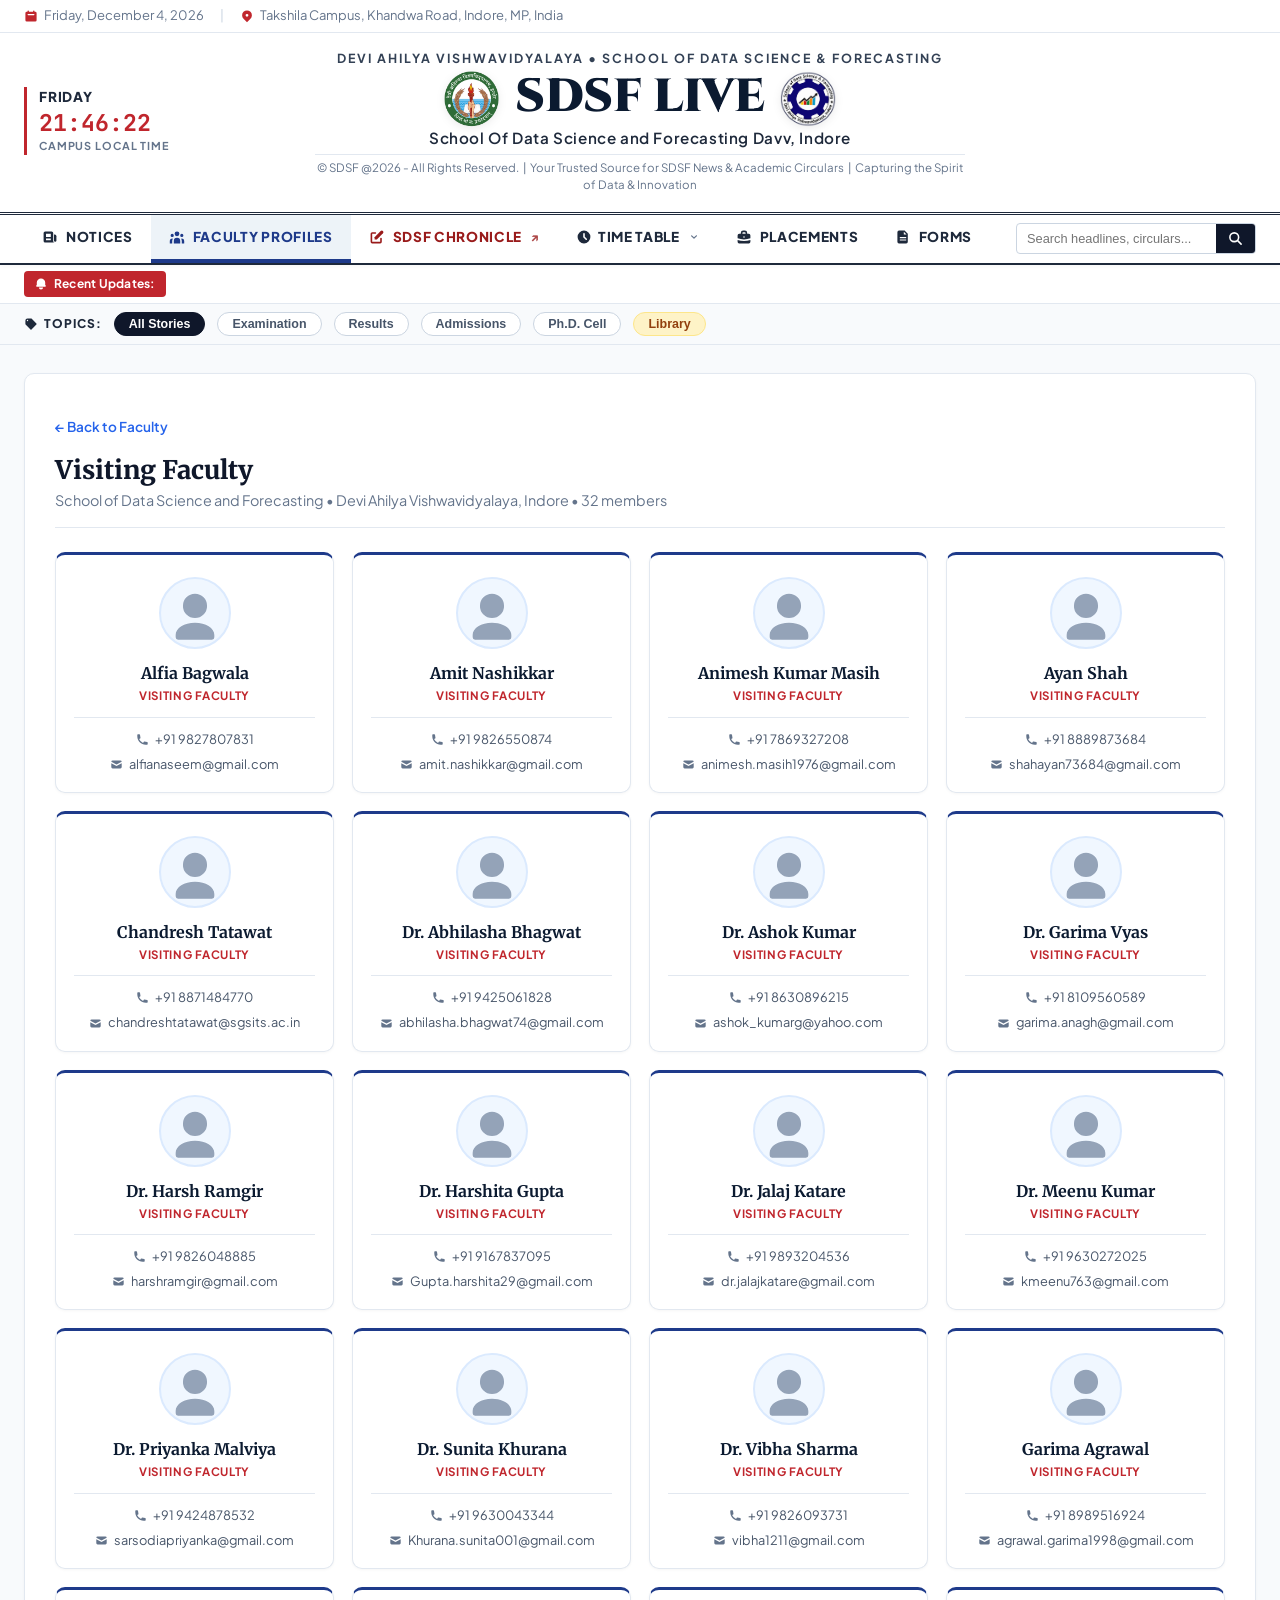
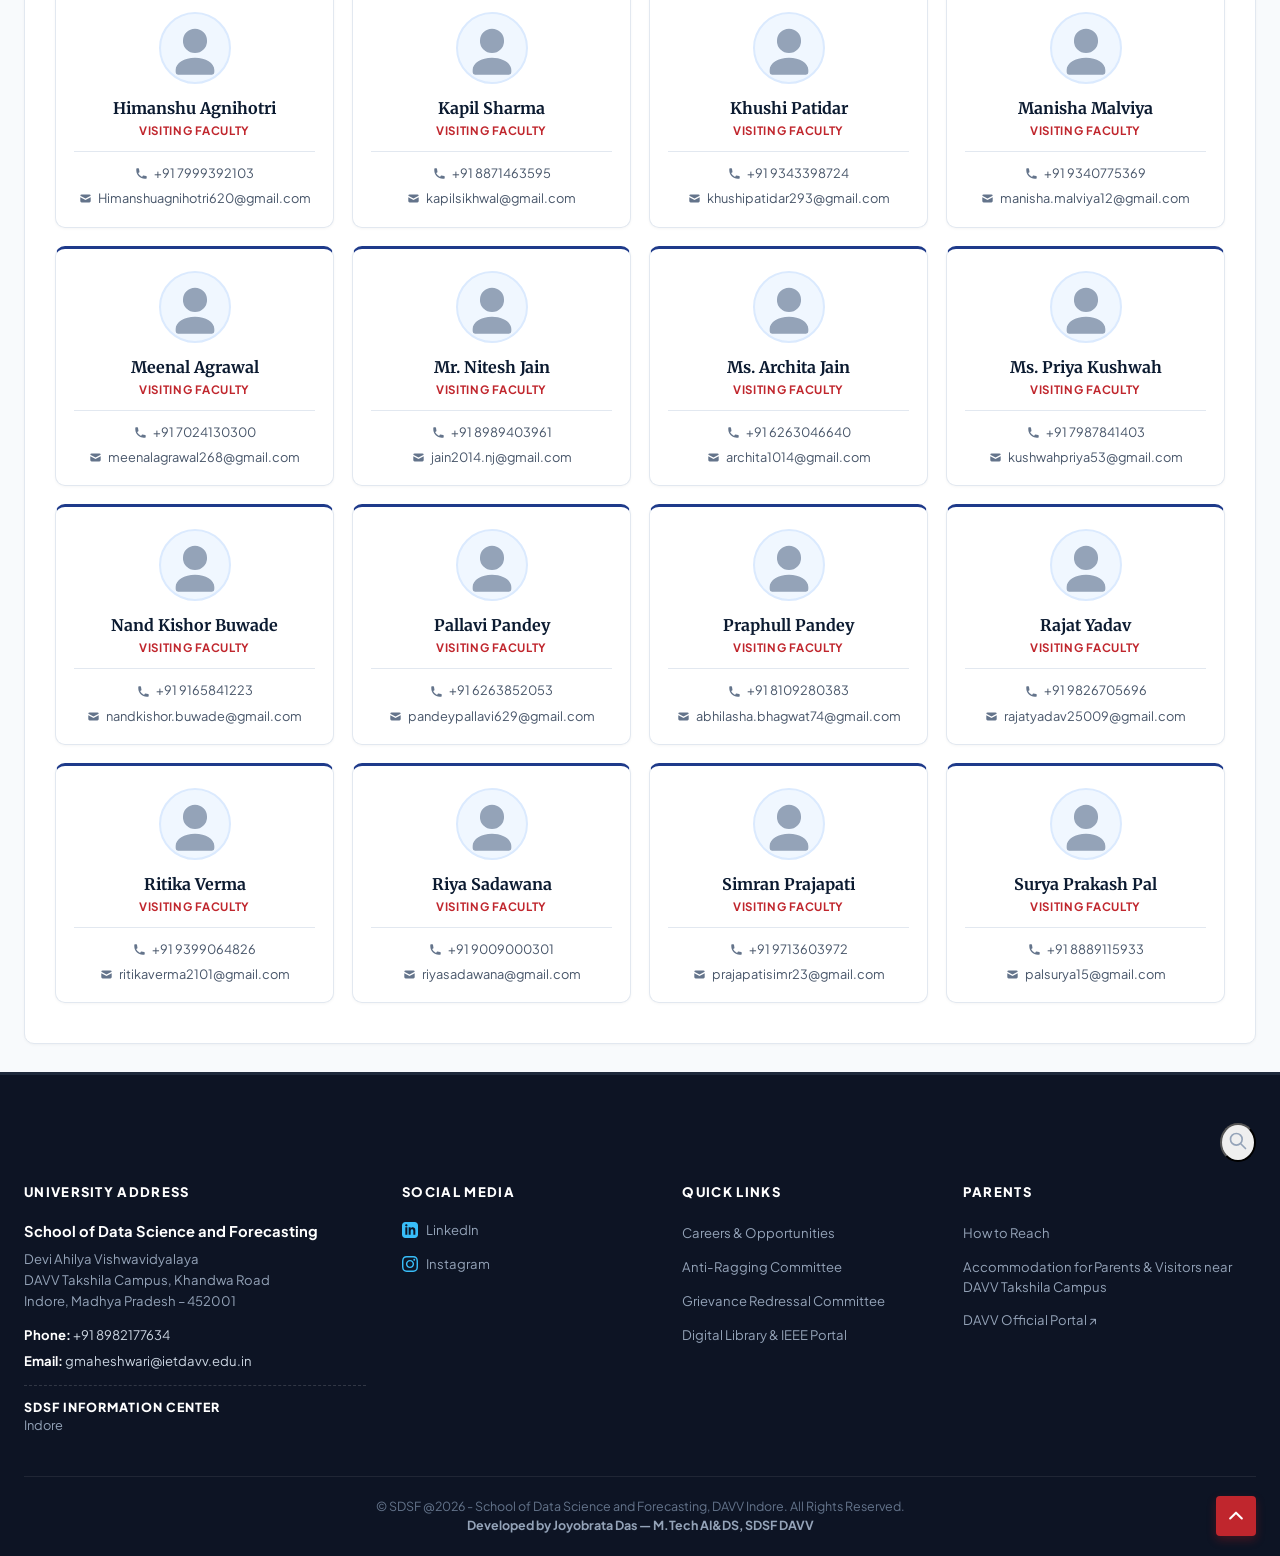
<file: visiting_faculty.html>
<!DOCTYPE html>
<html lang="en">
<head>
  <meta charset="UTF-8">
  <meta name="viewport" content="width=device-width, initial-scale=1.0">
  <title>Visiting Faculty | SDSF Live</title>
  <link rel="stylesheet" href="css/style.css?v=2.4">
  <link rel="icon" type="image/png" href="Photoes/departmentlogo_transparent.png">
</head>
<body>

  <!-- Top Editorial Date & Location Bar (Theme inspiration from Image 2) -->
  <div class="editorial-topbar">
    <div class="editorial-topbar-inner">
      <div class="topbar-meta-left">
        <span class="topbar-item" id="topbar-current-date">
          <svg fill="currentColor" viewBox="0 0 20 20"><path fill-rule="evenodd" d="M6 2a1 1 0 00-1 1v1H4a2 2 0 00-2 2v10a2 2 0 002 2h12a2 2 0 002-2V6a2 2 0 00-2-2h-1V3a1 1 0 10-2 0v1H7V3a1 1 0 00-1-1zm0 5a1 1 0 000 2h8a1 1 0 100-2H6z" clip-rule="evenodd"></path></svg>
          <span id="live-date-str">Thursday, November 19, 2026</span>
        </span>
        <span class="topbar-divider">|</span>
        <span class="topbar-item">
          <svg fill="currentColor" viewBox="0 0 20 20"><path fill-rule="evenodd" d="M5.05 4.05a7 7 0 119.9 9.9L10 18.9l-4.95-4.95a7 7 0 010-9.9zM10 11a2 2 0 100-4 2 2 0 000 4z" clip-rule="evenodd"></path></svg>
          Takshila Campus, Khandwa Road, Indore, MP, India
        </span>
      </div>
    </div>
  </div>

  <!-- Editorial Masthead (Themed like Image 2: SDSF Chronicle aesthetic) -->
  <header class="masthead-wrapper">
    <div class="masthead-inner">
      <!-- Left: Campus Local Time & Day Box -->
      <div class="masthead-timebox">
        <div class="timebox-day" id="masthead-day">THURSDAY</div>
        <div class="timebox-clock" id="masthead-live-clock">09:52:10</div>
        <div class="timebox-label">CAMPUS LOCAL TIME</div>
      </div>

      <!-- Center: Main Brand & Department Heading -->
      <div class="masthead-center">
        <div class="masthead-sub-title">DEVI AHILYA VISHWAVIDYALAYA &bull; SCHOOL OF DATA SCIENCE &amp; FORECASTING</div>
        <div class="masthead-title-row">
          <img src="Photoes/davvLogo.png" alt="DAVV Indore University Logo" class="masthead-logo">
          <h1 class="masthead-main-title">SDSF Live</h1>
          <img src="Photoes/departmentlogo_transparent.png" alt="SDSF Department Logo" class="masthead-logo">
        </div>
        <div class="masthead-fullform">School Of Data Science and Forecasting Davv, Indore</div>
        <div class="masthead-credits-line">
          &copy; SDSF @2026 - All Rights Reserved. &nbsp;|&nbsp; Your Trusted Source for SDSF News &amp; Academic Circulars &nbsp;|&nbsp; Capturing the Spirit of Data &amp; Innovation
        </div>
      </div>

      <!-- Right: Balanced Empty Spacer for clean grid alignment -->
      <div class="masthead-right-spacer" aria-hidden="true"></div>
    </div>
  </header>

  <!-- Editorial Navigation Bar (EXACTLY Styled like Image 4 with Double Top Rule & Active Underline Bar) -->
  <nav class="chronicle-navbar" aria-label="Main Navigation">
    <div class="chronicle-navbar-inner">
      <ul class="chronicle-nav-list">
        <!-- NOTICES Tab -->
        <li class="chronicle-nav-item">
          <a href="index.html" class="chronicle-nav-link ">
            <svg class="nav-icon" width="16" height="16" fill="currentColor" viewBox="0 0 20 20"><path fill-rule="evenodd" d="M2 5a2 2 0 012-2h8a2 2 0 012 2v10a2 2 0 002 2H4a2 2 0 01-2-2V5zm3 1h6v4H5V6zm6 6H5v2h6v-2z" clip-rule="evenodd"></path><path d="M15 7h1a2 2 0 012 2v5.5a1.5 1.5 0 01-3 0V7z"></path></svg>
            <span class="nav-text">NOTICES</span>
          </a>
        </li>

        <!-- FACULTY PROFILES Tab -->
        <li class="chronicle-nav-item">
          <a href="faculty.html" class="chronicle-nav-link active">
            <svg class="nav-icon" width="16" height="16" fill="currentColor" viewBox="0 0 20 20"><path d="M13 6a3 3 0 11-6 0 3 3 0 016 0zM18 8a2 2 0 11-4 0 2 2 0 014 0zM14 15a4 4 0 00-8 0v3h8v-3zM6 8a2 2 0 11-4 0 2 2 0 014 0zM16 18v-3a5.972 5.972 0 00-.75-2.906A3.005 3.005 0 0119 15v3h-3zM4.75 12.094A5.973 5.973 0 004 15v3H1v-3a3 3 0 013.75-2.906z"></path></svg>
            <span class="nav-text">FACULTY PROFILES</span>
          </a>
        </li>

        <!-- SDSF CHRONICLE Tab (Replaces IET Times; Click opens external link) -->
        <li class="chronicle-nav-item">
          <a href="https://dsf.dauniv.ac.in/SDSF_News/news.php" target="_blank" rel="noopener noreferrer" class="chronicle-nav-link chronicle-external" title="Open SDSF Chronicle News Portal">
            <svg class="nav-icon" width="16" height="16" fill="currentColor" viewBox="0 0 20 20"><path d="M17.414 2.586a2 2 0 00-2.828 0L7 10.172V13h2.828l7.586-7.586a2 2 0 000-2.828z"></path><path fill-rule="evenodd" d="M2 6a2 2 0 012-2h4a1 1 0 010 2H4v10h10v-4a1 1 0 112 0v4a2 2 0 01-2 2H4a2 2 0 01-2-2V6z" clip-rule="evenodd"></path></svg>
            <span class="nav-text">SDSF CHRONICLE</span>
            <span class="external-tag">&#x2197;</span>
          </a>
        </li>

        <!-- TIME TABLE Tab with Dropdown -->
        <li class="chronicle-nav-item chronicle-dropdown">
          <a href="timetable.html" class="chronicle-nav-link chronicle-dropdown-toggle" id="ttDropdownToggle" aria-haspopup="true" aria-expanded="false">
            <svg class="nav-icon" width="16" height="16" fill="currentColor" viewBox="0 0 20 20"><path fill-rule="evenodd" d="M10 18a8 8 0 100-16 8 8 0 000 16zm1-12a1 1 0 10-2 0v4a1 1 0 00.293.707l2.828 2.829a1 1 0 101.415-1.415L11 9.586V6z" clip-rule="evenodd"></path></svg>
            <span class="nav-text">TIME TABLE</span>
            <svg class="dropdown-chevron" width="12" height="12" viewBox="0 0 20 20" fill="currentColor"><path fill-rule="evenodd" d="M5.293 7.293a1 1 0 011.414 0L10 10.586l3.293-3.293a1 1 0 111.414 1.414l-4 4a1 1 0 01-1.414 0l-4-4a1 1 0 010-1.414z" clip-rule="evenodd"></path></svg>
          </a>
          <div class="chronicle-dropdown-menu" role="menu">
            <a href="timetable.html?type=academic#academic-timetable" class="chronicle-dropdown-item" role="menuitem">
              <span>Academic Time Table</span>
            </a>
            <a href="timetable.html?type=exam#examination-timetable" class="chronicle-dropdown-item" role="menuitem">
              <span>Examination Time Table</span>
            </a>
          </div>
        </li>

        <!-- PLACEMENTS Tab (Replaces Auditorium Booking) -->
        <li class="chronicle-nav-item">
          <a href="placements.html" class="chronicle-nav-link ">
            <svg class="nav-icon" width="16" height="16" fill="currentColor" viewBox="0 0 20 20"><path fill-rule="evenodd" d="M6 6V5a3 3 0 013-3h2a3 3 0 013 3v1h2a2 2 0 012 2v3.57A22.952 22.952 0 0110 13a22.95 22.95 0 01-8-1.43V8a2 2 0 012-2h2zm2-1a1 1 0 011-1h2a1 1 0 011 1v1H8V5zm1 5a1 1 0 011-1h.01a1 1 0 110 2H10a1 1 0 01-1-1z"></path><path d="M2 13.692V16a2 2 0 002 2h12a2 2 0 002-2v-2.308A24.974 24.974 0 0110 15c-2.796 0-5.487-.46-8-1.308z"></path></svg>
            <span class="nav-text">PLACEMENTS</span>
          </a>
        </li>
        <!-- FORMS Tab -->
        <li class="chronicle-nav-item">
          <a href="forms.html" class="chronicle-nav-link">
            <svg class="nav-icon" width="16" height="16" fill="currentColor" viewBox="0 0 20 20" aria-hidden="true"><path d="M5 2h7l4 4v10a2 2 0 01-2 2H5a2 2 0 01-2-2V4a2 2 0 012-2zm6 1.5V7h3.5L11 3.5zM6 10v1.5h8V10H6zm0 3v1.5h8V13H6z"></path></svg>
            <span class="nav-text">FORMS</span>
          </a>
        </li>
      </ul>

      <!-- Right Search Box -->
      <div class="chronicle-nav-right">
        <div class="chronicle-search-container">
          <input type="text" id="live-notices-search" placeholder="Search headlines, circulars..." onkeyup="handleLiveSearch(this.value)">
          <button type="button" class="chronicle-search-btn" title="Search" onclick="triggerSearch()">
            <svg width="15" height="15" fill="none" stroke="currentColor" viewBox="0 0 24 24"><path stroke-linecap="round" stroke-linejoin="round" stroke-width="2.5" d="M21 21l-6-6m2-5a7 7 0 11-14 0 7 7 0 0114 0z"></path></svg>
          </button>
        </div>
      </div>
    </div>
  </nav>

  <!-- News Ticker / Recent Updates (Directly below Nav Bar, matching Image 4 & Image 2) -->
  <div class="news-ticker-bar">
    <div class="news-ticker-inner">
      <div class="ticker-badge">
        <svg width="14" height="14" fill="currentColor" viewBox="0 0 20 20"><path d="M10 2a6 6 0 00-6 6v3.586l-.707.707A1 1 0 004 14h12a1 1 0 00.707-1.707L16 11.586V8a6 6 0 00-6-6zM10 18a3 3 0 01-3-3h6a3 3 0 01-3 3z"></path></svg>
        Recent Updates:
      </div>
      <div class="ticker-marquee-wrapper">
        <div class="ticker-marquee-content" id="ticker-content">
          <span class="ticker-item"><a href="index.html?category=examination">Final Examination Time Table (Semester End Examination Nov&ndash;Dec 2026) updated</a></span>
          <span class="ticker-sep">/</span>
          <span class="ticker-item"><a href="index.html?category=admissions">Direct Admission for M.Tech. (Executive), M.Sc. (Data Science &amp; Analytics) open on Merit Basis</a></span>
          <span class="ticker-sep">/</span>
          <span class="ticker-item"><a href="https://dsf.dauniv.ac.in/SDSF_News/news.php" target="_blank">Workshop Conducted: Cyber Security &amp; Internet Ethics at SDSF Takshila Campus</a></span>
          <span class="ticker-sep">/</span>
          <span class="ticker-item"><a href="index.html?category=phd">Ph.D. Course Work Time Table (Session August&ndash;November, 2026) released</a></span>
          <span class="ticker-sep">/</span>
          <span class="ticker-item">Welcome to SDSF Live &mdash; Official Academic &amp; Notice Portal</span>
        </div>
      </div>
    </div>
  </div>

  <!-- Topics / Quick Filter Chips (Themed after Image 2) -->
  <div class="topics-row-bar">
    <div class="topics-row-inner">
      <span class="topics-label">
        <svg width="14" height="14" fill="currentColor" viewBox="0 0 20 20"><path fill-rule="evenodd" d="M17.707 9.293a1 1 0 010 1.414l-7 7a1 1 0 01-1.414 0l-7-7A.997.997 0 012 10V5a3 3 0 013-3h5c.256 0 .512.098.707.293l7 7zM5 6a1 1 0 100-2 1 1 0 000 2z" clip-rule="evenodd"></path></svg>
        TOPICS:
      </span>
      <button type="button" class="topic-chip active" onclick="filterByTopic('all', this)">All Stories</button>
      <button type="button" class="topic-chip" onclick="filterByTopic('examination', this)">Examination</button>
      <button type="button" class="topic-chip" onclick="filterByTopic('results', this)">Results</button>
      <button type="button" class="topic-chip" onclick="filterByTopic('admissions', this)">Admissions</button>
      <button type="button" class="topic-chip" onclick="filterByTopic('phd', this)">Ph.D. Cell</button>
      <button type="button" class="topic-chip chip-amber" onclick="filterByTopic('library', this)">Library</button>
    </div>
  </div>

<main class="main-content-section">
  <div class="content-placeholder-card">
    <a href="faculty.html" class="vf-back-link">&larr; Back to Faculty</a>
    <div class="content-placeholder-header">
      <h2>Visiting Faculty</h2>
      <p>School of Data Science and Forecasting &bull; Devi Ahilya Vishwavidyalaya, Indore &bull; 32 members</p>
    </div>

    <div class="vf-grid">
              <article class="vf-card">
          <div class="vf-avatar" aria-hidden="true">
            <svg viewBox="0 0 24 24" fill="currentColor"><path d="M12 12a5 5 0 100-10 5 5 0 000 10zm0 2c-4.42 0-8 2.24-8 5v1a1 1 0 001 1h14a1 1 0 001-1v-1c0-2.76-3.58-5-8-5z"/></svg>
          </div>
          <h3 class="vf-name">Alfia Bagwala</h3>
          <p class="vf-role">Visiting Faculty</p>
          <div class="vf-contacts">
            <a href="tel:+919827807831" class="vf-contact">
              <svg fill="currentColor" viewBox="0 0 20 20" aria-hidden="true"><path d="M2 3a1 1 0 011-1h2.153a1 1 0 01.986.836l.74 4.435a1 1 0 01-.54 1.06l-1.548.773a11.037 11.037 0 006.105 6.105l.774-1.548a1 1 0 011.059-.54l4.435.74a1 1 0 01.836.986V17a1 1 0 01-1 1h-2C7.82 18 2 12.18 2 5V3z"/></svg>
              +91 9827807831            </a>
            <a href="mailto:alfianaseem@gmail.com" class="vf-contact">
              <svg fill="currentColor" viewBox="0 0 20 20" aria-hidden="true"><path d="M2.003 5.884L10 9.882l7.997-3.998A2 2 0 0016 4H4a2 2 0 00-1.997 1.884z"/><path d="M18 8.118l-8 4-8-4V14a2 2 0 002 2h12a2 2 0 002-2V8.118z"/></svg>
              alfianaseem@gmail.com            </a>
          </div>
        </article>
              <article class="vf-card">
          <div class="vf-avatar" aria-hidden="true">
            <svg viewBox="0 0 24 24" fill="currentColor"><path d="M12 12a5 5 0 100-10 5 5 0 000 10zm0 2c-4.42 0-8 2.24-8 5v1a1 1 0 001 1h14a1 1 0 001-1v-1c0-2.76-3.58-5-8-5z"/></svg>
          </div>
          <h3 class="vf-name">Amit Nashikkar</h3>
          <p class="vf-role">Visiting Faculty</p>
          <div class="vf-contacts">
            <a href="tel:+919826550874" class="vf-contact">
              <svg fill="currentColor" viewBox="0 0 20 20" aria-hidden="true"><path d="M2 3a1 1 0 011-1h2.153a1 1 0 01.986.836l.74 4.435a1 1 0 01-.54 1.06l-1.548.773a11.037 11.037 0 006.105 6.105l.774-1.548a1 1 0 011.059-.54l4.435.74a1 1 0 01.836.986V17a1 1 0 01-1 1h-2C7.82 18 2 12.18 2 5V3z"/></svg>
              +91 9826550874            </a>
            <a href="mailto:amit.nashikkar@gmail.com" class="vf-contact">
              <svg fill="currentColor" viewBox="0 0 20 20" aria-hidden="true"><path d="M2.003 5.884L10 9.882l7.997-3.998A2 2 0 0016 4H4a2 2 0 00-1.997 1.884z"/><path d="M18 8.118l-8 4-8-4V14a2 2 0 002 2h12a2 2 0 002-2V8.118z"/></svg>
              amit.nashikkar@gmail.com            </a>
          </div>
        </article>
              <article class="vf-card">
          <div class="vf-avatar" aria-hidden="true">
            <svg viewBox="0 0 24 24" fill="currentColor"><path d="M12 12a5 5 0 100-10 5 5 0 000 10zm0 2c-4.42 0-8 2.24-8 5v1a1 1 0 001 1h14a1 1 0 001-1v-1c0-2.76-3.58-5-8-5z"/></svg>
          </div>
          <h3 class="vf-name">Animesh Kumar Masih</h3>
          <p class="vf-role">Visiting Faculty</p>
          <div class="vf-contacts">
            <a href="tel:+917869327208" class="vf-contact">
              <svg fill="currentColor" viewBox="0 0 20 20" aria-hidden="true"><path d="M2 3a1 1 0 011-1h2.153a1 1 0 01.986.836l.74 4.435a1 1 0 01-.54 1.06l-1.548.773a11.037 11.037 0 006.105 6.105l.774-1.548a1 1 0 011.059-.54l4.435.74a1 1 0 01.836.986V17a1 1 0 01-1 1h-2C7.82 18 2 12.18 2 5V3z"/></svg>
              +91 7869327208            </a>
            <a href="mailto:animesh.masih1976@gmail.com" class="vf-contact">
              <svg fill="currentColor" viewBox="0 0 20 20" aria-hidden="true"><path d="M2.003 5.884L10 9.882l7.997-3.998A2 2 0 0016 4H4a2 2 0 00-1.997 1.884z"/><path d="M18 8.118l-8 4-8-4V14a2 2 0 002 2h12a2 2 0 002-2V8.118z"/></svg>
              animesh.masih1976@gmail.com            </a>
          </div>
        </article>
              <article class="vf-card">
          <div class="vf-avatar" aria-hidden="true">
            <svg viewBox="0 0 24 24" fill="currentColor"><path d="M12 12a5 5 0 100-10 5 5 0 000 10zm0 2c-4.42 0-8 2.24-8 5v1a1 1 0 001 1h14a1 1 0 001-1v-1c0-2.76-3.58-5-8-5z"/></svg>
          </div>
          <h3 class="vf-name">Ayan Shah</h3>
          <p class="vf-role">Visiting Faculty</p>
          <div class="vf-contacts">
            <a href="tel:+918889873684" class="vf-contact">
              <svg fill="currentColor" viewBox="0 0 20 20" aria-hidden="true"><path d="M2 3a1 1 0 011-1h2.153a1 1 0 01.986.836l.74 4.435a1 1 0 01-.54 1.06l-1.548.773a11.037 11.037 0 006.105 6.105l.774-1.548a1 1 0 011.059-.54l4.435.74a1 1 0 01.836.986V17a1 1 0 01-1 1h-2C7.82 18 2 12.18 2 5V3z"/></svg>
              +91 8889873684            </a>
            <a href="mailto:shahayan73684@gmail.com" class="vf-contact">
              <svg fill="currentColor" viewBox="0 0 20 20" aria-hidden="true"><path d="M2.003 5.884L10 9.882l7.997-3.998A2 2 0 0016 4H4a2 2 0 00-1.997 1.884z"/><path d="M18 8.118l-8 4-8-4V14a2 2 0 002 2h12a2 2 0 002-2V8.118z"/></svg>
              shahayan73684@gmail.com            </a>
          </div>
        </article>
              <article class="vf-card">
          <div class="vf-avatar" aria-hidden="true">
            <svg viewBox="0 0 24 24" fill="currentColor"><path d="M12 12a5 5 0 100-10 5 5 0 000 10zm0 2c-4.42 0-8 2.24-8 5v1a1 1 0 001 1h14a1 1 0 001-1v-1c0-2.76-3.58-5-8-5z"/></svg>
          </div>
          <h3 class="vf-name">Chandresh Tatawat</h3>
          <p class="vf-role">Visiting Faculty</p>
          <div class="vf-contacts">
            <a href="tel:+918871484770" class="vf-contact">
              <svg fill="currentColor" viewBox="0 0 20 20" aria-hidden="true"><path d="M2 3a1 1 0 011-1h2.153a1 1 0 01.986.836l.74 4.435a1 1 0 01-.54 1.06l-1.548.773a11.037 11.037 0 006.105 6.105l.774-1.548a1 1 0 011.059-.54l4.435.74a1 1 0 01.836.986V17a1 1 0 01-1 1h-2C7.82 18 2 12.18 2 5V3z"/></svg>
              +91 8871484770            </a>
            <a href="mailto:chandreshtatawat@sgsits.ac.in" class="vf-contact">
              <svg fill="currentColor" viewBox="0 0 20 20" aria-hidden="true"><path d="M2.003 5.884L10 9.882l7.997-3.998A2 2 0 0016 4H4a2 2 0 00-1.997 1.884z"/><path d="M18 8.118l-8 4-8-4V14a2 2 0 002 2h12a2 2 0 002-2V8.118z"/></svg>
              chandreshtatawat@sgsits.ac.in            </a>
          </div>
        </article>
              <article class="vf-card">
          <div class="vf-avatar" aria-hidden="true">
            <svg viewBox="0 0 24 24" fill="currentColor"><path d="M12 12a5 5 0 100-10 5 5 0 000 10zm0 2c-4.42 0-8 2.24-8 5v1a1 1 0 001 1h14a1 1 0 001-1v-1c0-2.76-3.58-5-8-5z"/></svg>
          </div>
          <h3 class="vf-name">Dr. Abhilasha Bhagwat</h3>
          <p class="vf-role">Visiting Faculty</p>
          <div class="vf-contacts">
            <a href="tel:+919425061828" class="vf-contact">
              <svg fill="currentColor" viewBox="0 0 20 20" aria-hidden="true"><path d="M2 3a1 1 0 011-1h2.153a1 1 0 01.986.836l.74 4.435a1 1 0 01-.54 1.06l-1.548.773a11.037 11.037 0 006.105 6.105l.774-1.548a1 1 0 011.059-.54l4.435.74a1 1 0 01.836.986V17a1 1 0 01-1 1h-2C7.82 18 2 12.18 2 5V3z"/></svg>
              +91 9425061828            </a>
            <a href="mailto:abhilasha.bhagwat74@gmail.com" class="vf-contact">
              <svg fill="currentColor" viewBox="0 0 20 20" aria-hidden="true"><path d="M2.003 5.884L10 9.882l7.997-3.998A2 2 0 0016 4H4a2 2 0 00-1.997 1.884z"/><path d="M18 8.118l-8 4-8-4V14a2 2 0 002 2h12a2 2 0 002-2V8.118z"/></svg>
              abhilasha.bhagwat74@gmail.com            </a>
          </div>
        </article>
              <article class="vf-card">
          <div class="vf-avatar" aria-hidden="true">
            <svg viewBox="0 0 24 24" fill="currentColor"><path d="M12 12a5 5 0 100-10 5 5 0 000 10zm0 2c-4.42 0-8 2.24-8 5v1a1 1 0 001 1h14a1 1 0 001-1v-1c0-2.76-3.58-5-8-5z"/></svg>
          </div>
          <h3 class="vf-name">Dr. Ashok Kumar</h3>
          <p class="vf-role">Visiting Faculty</p>
          <div class="vf-contacts">
            <a href="tel:+918630896215" class="vf-contact">
              <svg fill="currentColor" viewBox="0 0 20 20" aria-hidden="true"><path d="M2 3a1 1 0 011-1h2.153a1 1 0 01.986.836l.74 4.435a1 1 0 01-.54 1.06l-1.548.773a11.037 11.037 0 006.105 6.105l.774-1.548a1 1 0 011.059-.54l4.435.74a1 1 0 01.836.986V17a1 1 0 01-1 1h-2C7.82 18 2 12.18 2 5V3z"/></svg>
              +91 8630896215            </a>
            <a href="mailto:ashok_kumarg@yahoo.com" class="vf-contact">
              <svg fill="currentColor" viewBox="0 0 20 20" aria-hidden="true"><path d="M2.003 5.884L10 9.882l7.997-3.998A2 2 0 0016 4H4a2 2 0 00-1.997 1.884z"/><path d="M18 8.118l-8 4-8-4V14a2 2 0 002 2h12a2 2 0 002-2V8.118z"/></svg>
              ashok_kumarg@yahoo.com            </a>
          </div>
        </article>
              <article class="vf-card">
          <div class="vf-avatar" aria-hidden="true">
            <svg viewBox="0 0 24 24" fill="currentColor"><path d="M12 12a5 5 0 100-10 5 5 0 000 10zm0 2c-4.42 0-8 2.24-8 5v1a1 1 0 001 1h14a1 1 0 001-1v-1c0-2.76-3.58-5-8-5z"/></svg>
          </div>
          <h3 class="vf-name">Dr. Garima Vyas</h3>
          <p class="vf-role">Visiting Faculty</p>
          <div class="vf-contacts">
            <a href="tel:+918109560589" class="vf-contact">
              <svg fill="currentColor" viewBox="0 0 20 20" aria-hidden="true"><path d="M2 3a1 1 0 011-1h2.153a1 1 0 01.986.836l.74 4.435a1 1 0 01-.54 1.06l-1.548.773a11.037 11.037 0 006.105 6.105l.774-1.548a1 1 0 011.059-.54l4.435.74a1 1 0 01.836.986V17a1 1 0 01-1 1h-2C7.82 18 2 12.18 2 5V3z"/></svg>
              +91 8109560589            </a>
            <a href="mailto:garima.anagh@gmail.com" class="vf-contact">
              <svg fill="currentColor" viewBox="0 0 20 20" aria-hidden="true"><path d="M2.003 5.884L10 9.882l7.997-3.998A2 2 0 0016 4H4a2 2 0 00-1.997 1.884z"/><path d="M18 8.118l-8 4-8-4V14a2 2 0 002 2h12a2 2 0 002-2V8.118z"/></svg>
              garima.anagh@gmail.com            </a>
          </div>
        </article>
              <article class="vf-card">
          <div class="vf-avatar" aria-hidden="true">
            <svg viewBox="0 0 24 24" fill="currentColor"><path d="M12 12a5 5 0 100-10 5 5 0 000 10zm0 2c-4.42 0-8 2.24-8 5v1a1 1 0 001 1h14a1 1 0 001-1v-1c0-2.76-3.58-5-8-5z"/></svg>
          </div>
          <h3 class="vf-name">Dr. Harsh Ramgir</h3>
          <p class="vf-role">Visiting Faculty</p>
          <div class="vf-contacts">
            <a href="tel:+919826048885" class="vf-contact">
              <svg fill="currentColor" viewBox="0 0 20 20" aria-hidden="true"><path d="M2 3a1 1 0 011-1h2.153a1 1 0 01.986.836l.74 4.435a1 1 0 01-.54 1.06l-1.548.773a11.037 11.037 0 006.105 6.105l.774-1.548a1 1 0 011.059-.54l4.435.74a1 1 0 01.836.986V17a1 1 0 01-1 1h-2C7.82 18 2 12.18 2 5V3z"/></svg>
              +91 9826048885            </a>
            <a href="mailto:harshramgir@gmail.com" class="vf-contact">
              <svg fill="currentColor" viewBox="0 0 20 20" aria-hidden="true"><path d="M2.003 5.884L10 9.882l7.997-3.998A2 2 0 0016 4H4a2 2 0 00-1.997 1.884z"/><path d="M18 8.118l-8 4-8-4V14a2 2 0 002 2h12a2 2 0 002-2V8.118z"/></svg>
              harshramgir@gmail.com            </a>
          </div>
        </article>
              <article class="vf-card">
          <div class="vf-avatar" aria-hidden="true">
            <svg viewBox="0 0 24 24" fill="currentColor"><path d="M12 12a5 5 0 100-10 5 5 0 000 10zm0 2c-4.42 0-8 2.24-8 5v1a1 1 0 001 1h14a1 1 0 001-1v-1c0-2.76-3.58-5-8-5z"/></svg>
          </div>
          <h3 class="vf-name">Dr. Harshita Gupta</h3>
          <p class="vf-role">Visiting Faculty</p>
          <div class="vf-contacts">
            <a href="tel:+919167837095" class="vf-contact">
              <svg fill="currentColor" viewBox="0 0 20 20" aria-hidden="true"><path d="M2 3a1 1 0 011-1h2.153a1 1 0 01.986.836l.74 4.435a1 1 0 01-.54 1.06l-1.548.773a11.037 11.037 0 006.105 6.105l.774-1.548a1 1 0 011.059-.54l4.435.74a1 1 0 01.836.986V17a1 1 0 01-1 1h-2C7.82 18 2 12.18 2 5V3z"/></svg>
              +91 9167837095            </a>
            <a href="mailto:Gupta.harshita29@gmail.com" class="vf-contact">
              <svg fill="currentColor" viewBox="0 0 20 20" aria-hidden="true"><path d="M2.003 5.884L10 9.882l7.997-3.998A2 2 0 0016 4H4a2 2 0 00-1.997 1.884z"/><path d="M18 8.118l-8 4-8-4V14a2 2 0 002 2h12a2 2 0 002-2V8.118z"/></svg>
              Gupta.harshita29@gmail.com            </a>
          </div>
        </article>
              <article class="vf-card">
          <div class="vf-avatar" aria-hidden="true">
            <svg viewBox="0 0 24 24" fill="currentColor"><path d="M12 12a5 5 0 100-10 5 5 0 000 10zm0 2c-4.42 0-8 2.24-8 5v1a1 1 0 001 1h14a1 1 0 001-1v-1c0-2.76-3.58-5-8-5z"/></svg>
          </div>
          <h3 class="vf-name">Dr. Jalaj Katare</h3>
          <p class="vf-role">Visiting Faculty</p>
          <div class="vf-contacts">
            <a href="tel:+919893204536" class="vf-contact">
              <svg fill="currentColor" viewBox="0 0 20 20" aria-hidden="true"><path d="M2 3a1 1 0 011-1h2.153a1 1 0 01.986.836l.74 4.435a1 1 0 01-.54 1.06l-1.548.773a11.037 11.037 0 006.105 6.105l.774-1.548a1 1 0 011.059-.54l4.435.74a1 1 0 01.836.986V17a1 1 0 01-1 1h-2C7.82 18 2 12.18 2 5V3z"/></svg>
              +91 9893204536            </a>
            <a href="mailto:dr.jalajkatare@gmail.com" class="vf-contact">
              <svg fill="currentColor" viewBox="0 0 20 20" aria-hidden="true"><path d="M2.003 5.884L10 9.882l7.997-3.998A2 2 0 0016 4H4a2 2 0 00-1.997 1.884z"/><path d="M18 8.118l-8 4-8-4V14a2 2 0 002 2h12a2 2 0 002-2V8.118z"/></svg>
              dr.jalajkatare@gmail.com            </a>
          </div>
        </article>
              <article class="vf-card">
          <div class="vf-avatar" aria-hidden="true">
            <svg viewBox="0 0 24 24" fill="currentColor"><path d="M12 12a5 5 0 100-10 5 5 0 000 10zm0 2c-4.42 0-8 2.24-8 5v1a1 1 0 001 1h14a1 1 0 001-1v-1c0-2.76-3.58-5-8-5z"/></svg>
          </div>
          <h3 class="vf-name">Dr. Meenu Kumar</h3>
          <p class="vf-role">Visiting Faculty</p>
          <div class="vf-contacts">
            <a href="tel:+919630272025" class="vf-contact">
              <svg fill="currentColor" viewBox="0 0 20 20" aria-hidden="true"><path d="M2 3a1 1 0 011-1h2.153a1 1 0 01.986.836l.74 4.435a1 1 0 01-.54 1.06l-1.548.773a11.037 11.037 0 006.105 6.105l.774-1.548a1 1 0 011.059-.54l4.435.74a1 1 0 01.836.986V17a1 1 0 01-1 1h-2C7.82 18 2 12.18 2 5V3z"/></svg>
              +91 9630272025            </a>
            <a href="mailto:kmeenu763@gmail.com" class="vf-contact">
              <svg fill="currentColor" viewBox="0 0 20 20" aria-hidden="true"><path d="M2.003 5.884L10 9.882l7.997-3.998A2 2 0 0016 4H4a2 2 0 00-1.997 1.884z"/><path d="M18 8.118l-8 4-8-4V14a2 2 0 002 2h12a2 2 0 002-2V8.118z"/></svg>
              kmeenu763@gmail.com            </a>
          </div>
        </article>
              <article class="vf-card">
          <div class="vf-avatar" aria-hidden="true">
            <svg viewBox="0 0 24 24" fill="currentColor"><path d="M12 12a5 5 0 100-10 5 5 0 000 10zm0 2c-4.42 0-8 2.24-8 5v1a1 1 0 001 1h14a1 1 0 001-1v-1c0-2.76-3.58-5-8-5z"/></svg>
          </div>
          <h3 class="vf-name">Dr. Priyanka Malviya</h3>
          <p class="vf-role">Visiting Faculty</p>
          <div class="vf-contacts">
            <a href="tel:+919424878532" class="vf-contact">
              <svg fill="currentColor" viewBox="0 0 20 20" aria-hidden="true"><path d="M2 3a1 1 0 011-1h2.153a1 1 0 01.986.836l.74 4.435a1 1 0 01-.54 1.06l-1.548.773a11.037 11.037 0 006.105 6.105l.774-1.548a1 1 0 011.059-.54l4.435.74a1 1 0 01.836.986V17a1 1 0 01-1 1h-2C7.82 18 2 12.18 2 5V3z"/></svg>
              +91 9424878532            </a>
            <a href="mailto:sarsodiapriyanka@gmail.com" class="vf-contact">
              <svg fill="currentColor" viewBox="0 0 20 20" aria-hidden="true"><path d="M2.003 5.884L10 9.882l7.997-3.998A2 2 0 0016 4H4a2 2 0 00-1.997 1.884z"/><path d="M18 8.118l-8 4-8-4V14a2 2 0 002 2h12a2 2 0 002-2V8.118z"/></svg>
              sarsodiapriyanka@gmail.com            </a>
          </div>
        </article>
              <article class="vf-card">
          <div class="vf-avatar" aria-hidden="true">
            <svg viewBox="0 0 24 24" fill="currentColor"><path d="M12 12a5 5 0 100-10 5 5 0 000 10zm0 2c-4.42 0-8 2.24-8 5v1a1 1 0 001 1h14a1 1 0 001-1v-1c0-2.76-3.58-5-8-5z"/></svg>
          </div>
          <h3 class="vf-name">Dr. Sunita Khurana</h3>
          <p class="vf-role">Visiting Faculty</p>
          <div class="vf-contacts">
            <a href="tel:+919630043344" class="vf-contact">
              <svg fill="currentColor" viewBox="0 0 20 20" aria-hidden="true"><path d="M2 3a1 1 0 011-1h2.153a1 1 0 01.986.836l.74 4.435a1 1 0 01-.54 1.06l-1.548.773a11.037 11.037 0 006.105 6.105l.774-1.548a1 1 0 011.059-.54l4.435.74a1 1 0 01.836.986V17a1 1 0 01-1 1h-2C7.82 18 2 12.18 2 5V3z"/></svg>
              +91 9630043344            </a>
            <a href="mailto:Khurana.sunita001@gmail.com" class="vf-contact">
              <svg fill="currentColor" viewBox="0 0 20 20" aria-hidden="true"><path d="M2.003 5.884L10 9.882l7.997-3.998A2 2 0 0016 4H4a2 2 0 00-1.997 1.884z"/><path d="M18 8.118l-8 4-8-4V14a2 2 0 002 2h12a2 2 0 002-2V8.118z"/></svg>
              Khurana.sunita001@gmail.com            </a>
          </div>
        </article>
              <article class="vf-card">
          <div class="vf-avatar" aria-hidden="true">
            <svg viewBox="0 0 24 24" fill="currentColor"><path d="M12 12a5 5 0 100-10 5 5 0 000 10zm0 2c-4.42 0-8 2.24-8 5v1a1 1 0 001 1h14a1 1 0 001-1v-1c0-2.76-3.58-5-8-5z"/></svg>
          </div>
          <h3 class="vf-name">Dr. Vibha Sharma</h3>
          <p class="vf-role">Visiting Faculty</p>
          <div class="vf-contacts">
            <a href="tel:+919826093731" class="vf-contact">
              <svg fill="currentColor" viewBox="0 0 20 20" aria-hidden="true"><path d="M2 3a1 1 0 011-1h2.153a1 1 0 01.986.836l.74 4.435a1 1 0 01-.54 1.06l-1.548.773a11.037 11.037 0 006.105 6.105l.774-1.548a1 1 0 011.059-.54l4.435.74a1 1 0 01.836.986V17a1 1 0 01-1 1h-2C7.82 18 2 12.18 2 5V3z"/></svg>
              +91 9826093731            </a>
            <a href="mailto:vibha1211@gmail.com" class="vf-contact">
              <svg fill="currentColor" viewBox="0 0 20 20" aria-hidden="true"><path d="M2.003 5.884L10 9.882l7.997-3.998A2 2 0 0016 4H4a2 2 0 00-1.997 1.884z"/><path d="M18 8.118l-8 4-8-4V14a2 2 0 002 2h12a2 2 0 002-2V8.118z"/></svg>
              vibha1211@gmail.com            </a>
          </div>
        </article>
              <article class="vf-card">
          <div class="vf-avatar" aria-hidden="true">
            <svg viewBox="0 0 24 24" fill="currentColor"><path d="M12 12a5 5 0 100-10 5 5 0 000 10zm0 2c-4.42 0-8 2.24-8 5v1a1 1 0 001 1h14a1 1 0 001-1v-1c0-2.76-3.58-5-8-5z"/></svg>
          </div>
          <h3 class="vf-name">Garima Agrawal</h3>
          <p class="vf-role">Visiting Faculty</p>
          <div class="vf-contacts">
            <a href="tel:+918989516924" class="vf-contact">
              <svg fill="currentColor" viewBox="0 0 20 20" aria-hidden="true"><path d="M2 3a1 1 0 011-1h2.153a1 1 0 01.986.836l.74 4.435a1 1 0 01-.54 1.06l-1.548.773a11.037 11.037 0 006.105 6.105l.774-1.548a1 1 0 011.059-.54l4.435.74a1 1 0 01.836.986V17a1 1 0 01-1 1h-2C7.82 18 2 12.18 2 5V3z"/></svg>
              +91 8989516924            </a>
            <a href="mailto:agrawal.garima1998@gmail.com" class="vf-contact">
              <svg fill="currentColor" viewBox="0 0 20 20" aria-hidden="true"><path d="M2.003 5.884L10 9.882l7.997-3.998A2 2 0 0016 4H4a2 2 0 00-1.997 1.884z"/><path d="M18 8.118l-8 4-8-4V14a2 2 0 002 2h12a2 2 0 002-2V8.118z"/></svg>
              agrawal.garima1998@gmail.com            </a>
          </div>
        </article>
              <article class="vf-card">
          <div class="vf-avatar" aria-hidden="true">
            <svg viewBox="0 0 24 24" fill="currentColor"><path d="M12 12a5 5 0 100-10 5 5 0 000 10zm0 2c-4.42 0-8 2.24-8 5v1a1 1 0 001 1h14a1 1 0 001-1v-1c0-2.76-3.58-5-8-5z"/></svg>
          </div>
          <h3 class="vf-name">Himanshu Agnihotri</h3>
          <p class="vf-role">Visiting Faculty</p>
          <div class="vf-contacts">
            <a href="tel:+917999392103" class="vf-contact">
              <svg fill="currentColor" viewBox="0 0 20 20" aria-hidden="true"><path d="M2 3a1 1 0 011-1h2.153a1 1 0 01.986.836l.74 4.435a1 1 0 01-.54 1.06l-1.548.773a11.037 11.037 0 006.105 6.105l.774-1.548a1 1 0 011.059-.54l4.435.74a1 1 0 01.836.986V17a1 1 0 01-1 1h-2C7.82 18 2 12.18 2 5V3z"/></svg>
              +91 7999392103            </a>
            <a href="mailto:Himanshuagnihotri620@gmail.com" class="vf-contact">
              <svg fill="currentColor" viewBox="0 0 20 20" aria-hidden="true"><path d="M2.003 5.884L10 9.882l7.997-3.998A2 2 0 0016 4H4a2 2 0 00-1.997 1.884z"/><path d="M18 8.118l-8 4-8-4V14a2 2 0 002 2h12a2 2 0 002-2V8.118z"/></svg>
              Himanshuagnihotri620@gmail.com            </a>
          </div>
        </article>
              <article class="vf-card">
          <div class="vf-avatar" aria-hidden="true">
            <svg viewBox="0 0 24 24" fill="currentColor"><path d="M12 12a5 5 0 100-10 5 5 0 000 10zm0 2c-4.42 0-8 2.24-8 5v1a1 1 0 001 1h14a1 1 0 001-1v-1c0-2.76-3.58-5-8-5z"/></svg>
          </div>
          <h3 class="vf-name">Kapil Sharma</h3>
          <p class="vf-role">Visiting Faculty</p>
          <div class="vf-contacts">
            <a href="tel:+918871463595" class="vf-contact">
              <svg fill="currentColor" viewBox="0 0 20 20" aria-hidden="true"><path d="M2 3a1 1 0 011-1h2.153a1 1 0 01.986.836l.74 4.435a1 1 0 01-.54 1.06l-1.548.773a11.037 11.037 0 006.105 6.105l.774-1.548a1 1 0 011.059-.54l4.435.74a1 1 0 01.836.986V17a1 1 0 01-1 1h-2C7.82 18 2 12.18 2 5V3z"/></svg>
              +91 8871463595            </a>
            <a href="mailto:kapilsikhwal@gmail.com" class="vf-contact">
              <svg fill="currentColor" viewBox="0 0 20 20" aria-hidden="true"><path d="M2.003 5.884L10 9.882l7.997-3.998A2 2 0 0016 4H4a2 2 0 00-1.997 1.884z"/><path d="M18 8.118l-8 4-8-4V14a2 2 0 002 2h12a2 2 0 002-2V8.118z"/></svg>
              kapilsikhwal@gmail.com            </a>
          </div>
        </article>
              <article class="vf-card">
          <div class="vf-avatar" aria-hidden="true">
            <svg viewBox="0 0 24 24" fill="currentColor"><path d="M12 12a5 5 0 100-10 5 5 0 000 10zm0 2c-4.42 0-8 2.24-8 5v1a1 1 0 001 1h14a1 1 0 001-1v-1c0-2.76-3.58-5-8-5z"/></svg>
          </div>
          <h3 class="vf-name">Khushi Patidar</h3>
          <p class="vf-role">Visiting Faculty</p>
          <div class="vf-contacts">
            <a href="tel:+919343398724" class="vf-contact">
              <svg fill="currentColor" viewBox="0 0 20 20" aria-hidden="true"><path d="M2 3a1 1 0 011-1h2.153a1 1 0 01.986.836l.74 4.435a1 1 0 01-.54 1.06l-1.548.773a11.037 11.037 0 006.105 6.105l.774-1.548a1 1 0 011.059-.54l4.435.74a1 1 0 01.836.986V17a1 1 0 01-1 1h-2C7.82 18 2 12.18 2 5V3z"/></svg>
              +91 9343398724            </a>
            <a href="mailto:khushipatidar293@gmail.com" class="vf-contact">
              <svg fill="currentColor" viewBox="0 0 20 20" aria-hidden="true"><path d="M2.003 5.884L10 9.882l7.997-3.998A2 2 0 0016 4H4a2 2 0 00-1.997 1.884z"/><path d="M18 8.118l-8 4-8-4V14a2 2 0 002 2h12a2 2 0 002-2V8.118z"/></svg>
              khushipatidar293@gmail.com            </a>
          </div>
        </article>
              <article class="vf-card">
          <div class="vf-avatar" aria-hidden="true">
            <svg viewBox="0 0 24 24" fill="currentColor"><path d="M12 12a5 5 0 100-10 5 5 0 000 10zm0 2c-4.42 0-8 2.24-8 5v1a1 1 0 001 1h14a1 1 0 001-1v-1c0-2.76-3.58-5-8-5z"/></svg>
          </div>
          <h3 class="vf-name">Manisha Malviya</h3>
          <p class="vf-role">Visiting Faculty</p>
          <div class="vf-contacts">
            <a href="tel:+919340775369" class="vf-contact">
              <svg fill="currentColor" viewBox="0 0 20 20" aria-hidden="true"><path d="M2 3a1 1 0 011-1h2.153a1 1 0 01.986.836l.74 4.435a1 1 0 01-.54 1.06l-1.548.773a11.037 11.037 0 006.105 6.105l.774-1.548a1 1 0 011.059-.54l4.435.74a1 1 0 01.836.986V17a1 1 0 01-1 1h-2C7.82 18 2 12.18 2 5V3z"/></svg>
              +91 9340775369            </a>
            <a href="mailto:manisha.malviya12@gmail.com" class="vf-contact">
              <svg fill="currentColor" viewBox="0 0 20 20" aria-hidden="true"><path d="M2.003 5.884L10 9.882l7.997-3.998A2 2 0 0016 4H4a2 2 0 00-1.997 1.884z"/><path d="M18 8.118l-8 4-8-4V14a2 2 0 002 2h12a2 2 0 002-2V8.118z"/></svg>
              manisha.malviya12@gmail.com            </a>
          </div>
        </article>
              <article class="vf-card">
          <div class="vf-avatar" aria-hidden="true">
            <svg viewBox="0 0 24 24" fill="currentColor"><path d="M12 12a5 5 0 100-10 5 5 0 000 10zm0 2c-4.42 0-8 2.24-8 5v1a1 1 0 001 1h14a1 1 0 001-1v-1c0-2.76-3.58-5-8-5z"/></svg>
          </div>
          <h3 class="vf-name">Meenal Agrawal</h3>
          <p class="vf-role">Visiting Faculty</p>
          <div class="vf-contacts">
            <a href="tel:+917024130300" class="vf-contact">
              <svg fill="currentColor" viewBox="0 0 20 20" aria-hidden="true"><path d="M2 3a1 1 0 011-1h2.153a1 1 0 01.986.836l.74 4.435a1 1 0 01-.54 1.06l-1.548.773a11.037 11.037 0 006.105 6.105l.774-1.548a1 1 0 011.059-.54l4.435.74a1 1 0 01.836.986V17a1 1 0 01-1 1h-2C7.82 18 2 12.18 2 5V3z"/></svg>
              +91 7024130300            </a>
            <a href="mailto:meenalagrawal268@gmail.com" class="vf-contact">
              <svg fill="currentColor" viewBox="0 0 20 20" aria-hidden="true"><path d="M2.003 5.884L10 9.882l7.997-3.998A2 2 0 0016 4H4a2 2 0 00-1.997 1.884z"/><path d="M18 8.118l-8 4-8-4V14a2 2 0 002 2h12a2 2 0 002-2V8.118z"/></svg>
              meenalagrawal268@gmail.com            </a>
          </div>
        </article>
              <article class="vf-card">
          <div class="vf-avatar" aria-hidden="true">
            <svg viewBox="0 0 24 24" fill="currentColor"><path d="M12 12a5 5 0 100-10 5 5 0 000 10zm0 2c-4.42 0-8 2.24-8 5v1a1 1 0 001 1h14a1 1 0 001-1v-1c0-2.76-3.58-5-8-5z"/></svg>
          </div>
          <h3 class="vf-name">Mr. Nitesh Jain</h3>
          <p class="vf-role">Visiting Faculty</p>
          <div class="vf-contacts">
            <a href="tel:+918989403961" class="vf-contact">
              <svg fill="currentColor" viewBox="0 0 20 20" aria-hidden="true"><path d="M2 3a1 1 0 011-1h2.153a1 1 0 01.986.836l.74 4.435a1 1 0 01-.54 1.06l-1.548.773a11.037 11.037 0 006.105 6.105l.774-1.548a1 1 0 011.059-.54l4.435.74a1 1 0 01.836.986V17a1 1 0 01-1 1h-2C7.82 18 2 12.18 2 5V3z"/></svg>
              +91 8989403961            </a>
            <a href="mailto:jain2014.nj@gmail.com" class="vf-contact">
              <svg fill="currentColor" viewBox="0 0 20 20" aria-hidden="true"><path d="M2.003 5.884L10 9.882l7.997-3.998A2 2 0 0016 4H4a2 2 0 00-1.997 1.884z"/><path d="M18 8.118l-8 4-8-4V14a2 2 0 002 2h12a2 2 0 002-2V8.118z"/></svg>
              jain2014.nj@gmail.com            </a>
          </div>
        </article>
              <article class="vf-card">
          <div class="vf-avatar" aria-hidden="true">
            <svg viewBox="0 0 24 24" fill="currentColor"><path d="M12 12a5 5 0 100-10 5 5 0 000 10zm0 2c-4.42 0-8 2.24-8 5v1a1 1 0 001 1h14a1 1 0 001-1v-1c0-2.76-3.58-5-8-5z"/></svg>
          </div>
          <h3 class="vf-name">Ms. Archita Jain</h3>
          <p class="vf-role">Visiting Faculty</p>
          <div class="vf-contacts">
            <a href="tel:+916263046640" class="vf-contact">
              <svg fill="currentColor" viewBox="0 0 20 20" aria-hidden="true"><path d="M2 3a1 1 0 011-1h2.153a1 1 0 01.986.836l.74 4.435a1 1 0 01-.54 1.06l-1.548.773a11.037 11.037 0 006.105 6.105l.774-1.548a1 1 0 011.059-.54l4.435.74a1 1 0 01.836.986V17a1 1 0 01-1 1h-2C7.82 18 2 12.18 2 5V3z"/></svg>
              +91 6263046640            </a>
            <a href="mailto:archita1014@gmail.com" class="vf-contact">
              <svg fill="currentColor" viewBox="0 0 20 20" aria-hidden="true"><path d="M2.003 5.884L10 9.882l7.997-3.998A2 2 0 0016 4H4a2 2 0 00-1.997 1.884z"/><path d="M18 8.118l-8 4-8-4V14a2 2 0 002 2h12a2 2 0 002-2V8.118z"/></svg>
              archita1014@gmail.com            </a>
          </div>
        </article>
              <article class="vf-card">
          <div class="vf-avatar" aria-hidden="true">
            <svg viewBox="0 0 24 24" fill="currentColor"><path d="M12 12a5 5 0 100-10 5 5 0 000 10zm0 2c-4.42 0-8 2.24-8 5v1a1 1 0 001 1h14a1 1 0 001-1v-1c0-2.76-3.58-5-8-5z"/></svg>
          </div>
          <h3 class="vf-name">Ms. Priya Kushwah</h3>
          <p class="vf-role">Visiting Faculty</p>
          <div class="vf-contacts">
            <a href="tel:+917987841403" class="vf-contact">
              <svg fill="currentColor" viewBox="0 0 20 20" aria-hidden="true"><path d="M2 3a1 1 0 011-1h2.153a1 1 0 01.986.836l.74 4.435a1 1 0 01-.54 1.06l-1.548.773a11.037 11.037 0 006.105 6.105l.774-1.548a1 1 0 011.059-.54l4.435.74a1 1 0 01.836.986V17a1 1 0 01-1 1h-2C7.82 18 2 12.18 2 5V3z"/></svg>
              +91 7987841403            </a>
            <a href="mailto:kushwahpriya53@gmail.com" class="vf-contact">
              <svg fill="currentColor" viewBox="0 0 20 20" aria-hidden="true"><path d="M2.003 5.884L10 9.882l7.997-3.998A2 2 0 0016 4H4a2 2 0 00-1.997 1.884z"/><path d="M18 8.118l-8 4-8-4V14a2 2 0 002 2h12a2 2 0 002-2V8.118z"/></svg>
              kushwahpriya53@gmail.com            </a>
          </div>
        </article>
              <article class="vf-card">
          <div class="vf-avatar" aria-hidden="true">
            <svg viewBox="0 0 24 24" fill="currentColor"><path d="M12 12a5 5 0 100-10 5 5 0 000 10zm0 2c-4.42 0-8 2.24-8 5v1a1 1 0 001 1h14a1 1 0 001-1v-1c0-2.76-3.58-5-8-5z"/></svg>
          </div>
          <h3 class="vf-name">Nand Kishor Buwade</h3>
          <p class="vf-role">Visiting Faculty</p>
          <div class="vf-contacts">
            <a href="tel:+919165841223" class="vf-contact">
              <svg fill="currentColor" viewBox="0 0 20 20" aria-hidden="true"><path d="M2 3a1 1 0 011-1h2.153a1 1 0 01.986.836l.74 4.435a1 1 0 01-.54 1.06l-1.548.773a11.037 11.037 0 006.105 6.105l.774-1.548a1 1 0 011.059-.54l4.435.74a1 1 0 01.836.986V17a1 1 0 01-1 1h-2C7.82 18 2 12.18 2 5V3z"/></svg>
              +91 9165841223            </a>
            <a href="mailto:nandkishor.buwade@gmail.com" class="vf-contact">
              <svg fill="currentColor" viewBox="0 0 20 20" aria-hidden="true"><path d="M2.003 5.884L10 9.882l7.997-3.998A2 2 0 0016 4H4a2 2 0 00-1.997 1.884z"/><path d="M18 8.118l-8 4-8-4V14a2 2 0 002 2h12a2 2 0 002-2V8.118z"/></svg>
              nandkishor.buwade@gmail.com            </a>
          </div>
        </article>
              <article class="vf-card">
          <div class="vf-avatar" aria-hidden="true">
            <svg viewBox="0 0 24 24" fill="currentColor"><path d="M12 12a5 5 0 100-10 5 5 0 000 10zm0 2c-4.42 0-8 2.24-8 5v1a1 1 0 001 1h14a1 1 0 001-1v-1c0-2.76-3.58-5-8-5z"/></svg>
          </div>
          <h3 class="vf-name">Pallavi Pandey</h3>
          <p class="vf-role">Visiting Faculty</p>
          <div class="vf-contacts">
            <a href="tel:+916263852053" class="vf-contact">
              <svg fill="currentColor" viewBox="0 0 20 20" aria-hidden="true"><path d="M2 3a1 1 0 011-1h2.153a1 1 0 01.986.836l.74 4.435a1 1 0 01-.54 1.06l-1.548.773a11.037 11.037 0 006.105 6.105l.774-1.548a1 1 0 011.059-.54l4.435.74a1 1 0 01.836.986V17a1 1 0 01-1 1h-2C7.82 18 2 12.18 2 5V3z"/></svg>
              +91 6263852053            </a>
            <a href="mailto:pandeypallavi629@gmail.com" class="vf-contact">
              <svg fill="currentColor" viewBox="0 0 20 20" aria-hidden="true"><path d="M2.003 5.884L10 9.882l7.997-3.998A2 2 0 0016 4H4a2 2 0 00-1.997 1.884z"/><path d="M18 8.118l-8 4-8-4V14a2 2 0 002 2h12a2 2 0 002-2V8.118z"/></svg>
              pandeypallavi629@gmail.com            </a>
          </div>
        </article>
              <article class="vf-card">
          <div class="vf-avatar" aria-hidden="true">
            <svg viewBox="0 0 24 24" fill="currentColor"><path d="M12 12a5 5 0 100-10 5 5 0 000 10zm0 2c-4.42 0-8 2.24-8 5v1a1 1 0 001 1h14a1 1 0 001-1v-1c0-2.76-3.58-5-8-5z"/></svg>
          </div>
          <h3 class="vf-name">Praphull Pandey</h3>
          <p class="vf-role">Visiting Faculty</p>
          <div class="vf-contacts">
            <a href="tel:+918109280383" class="vf-contact">
              <svg fill="currentColor" viewBox="0 0 20 20" aria-hidden="true"><path d="M2 3a1 1 0 011-1h2.153a1 1 0 01.986.836l.74 4.435a1 1 0 01-.54 1.06l-1.548.773a11.037 11.037 0 006.105 6.105l.774-1.548a1 1 0 011.059-.54l4.435.74a1 1 0 01.836.986V17a1 1 0 01-1 1h-2C7.82 18 2 12.18 2 5V3z"/></svg>
              +91 8109280383            </a>
            <a href="mailto:abhilasha.bhagwat74@gmail.com" class="vf-contact">
              <svg fill="currentColor" viewBox="0 0 20 20" aria-hidden="true"><path d="M2.003 5.884L10 9.882l7.997-3.998A2 2 0 0016 4H4a2 2 0 00-1.997 1.884z"/><path d="M18 8.118l-8 4-8-4V14a2 2 0 002 2h12a2 2 0 002-2V8.118z"/></svg>
              abhilasha.bhagwat74@gmail.com            </a>
          </div>
        </article>
              <article class="vf-card">
          <div class="vf-avatar" aria-hidden="true">
            <svg viewBox="0 0 24 24" fill="currentColor"><path d="M12 12a5 5 0 100-10 5 5 0 000 10zm0 2c-4.42 0-8 2.24-8 5v1a1 1 0 001 1h14a1 1 0 001-1v-1c0-2.76-3.58-5-8-5z"/></svg>
          </div>
          <h3 class="vf-name">Rajat Yadav</h3>
          <p class="vf-role">Visiting Faculty</p>
          <div class="vf-contacts">
            <a href="tel:+919826705696" class="vf-contact">
              <svg fill="currentColor" viewBox="0 0 20 20" aria-hidden="true"><path d="M2 3a1 1 0 011-1h2.153a1 1 0 01.986.836l.74 4.435a1 1 0 01-.54 1.06l-1.548.773a11.037 11.037 0 006.105 6.105l.774-1.548a1 1 0 011.059-.54l4.435.74a1 1 0 01.836.986V17a1 1 0 01-1 1h-2C7.82 18 2 12.18 2 5V3z"/></svg>
              +91 9826705696            </a>
            <a href="mailto:rajatyadav25009@gmail.com" class="vf-contact">
              <svg fill="currentColor" viewBox="0 0 20 20" aria-hidden="true"><path d="M2.003 5.884L10 9.882l7.997-3.998A2 2 0 0016 4H4a2 2 0 00-1.997 1.884z"/><path d="M18 8.118l-8 4-8-4V14a2 2 0 002 2h12a2 2 0 002-2V8.118z"/></svg>
              rajatyadav25009@gmail.com            </a>
          </div>
        </article>
              <article class="vf-card">
          <div class="vf-avatar" aria-hidden="true">
            <svg viewBox="0 0 24 24" fill="currentColor"><path d="M12 12a5 5 0 100-10 5 5 0 000 10zm0 2c-4.42 0-8 2.24-8 5v1a1 1 0 001 1h14a1 1 0 001-1v-1c0-2.76-3.58-5-8-5z"/></svg>
          </div>
          <h3 class="vf-name">Ritika Verma</h3>
          <p class="vf-role">Visiting Faculty</p>
          <div class="vf-contacts">
            <a href="tel:+919399064826" class="vf-contact">
              <svg fill="currentColor" viewBox="0 0 20 20" aria-hidden="true"><path d="M2 3a1 1 0 011-1h2.153a1 1 0 01.986.836l.74 4.435a1 1 0 01-.54 1.06l-1.548.773a11.037 11.037 0 006.105 6.105l.774-1.548a1 1 0 011.059-.54l4.435.74a1 1 0 01.836.986V17a1 1 0 01-1 1h-2C7.82 18 2 12.18 2 5V3z"/></svg>
              +91 9399064826            </a>
            <a href="mailto:ritikaverma2101@gmail.com" class="vf-contact">
              <svg fill="currentColor" viewBox="0 0 20 20" aria-hidden="true"><path d="M2.003 5.884L10 9.882l7.997-3.998A2 2 0 0016 4H4a2 2 0 00-1.997 1.884z"/><path d="M18 8.118l-8 4-8-4V14a2 2 0 002 2h12a2 2 0 002-2V8.118z"/></svg>
              ritikaverma2101@gmail.com            </a>
          </div>
        </article>
              <article class="vf-card">
          <div class="vf-avatar" aria-hidden="true">
            <svg viewBox="0 0 24 24" fill="currentColor"><path d="M12 12a5 5 0 100-10 5 5 0 000 10zm0 2c-4.42 0-8 2.24-8 5v1a1 1 0 001 1h14a1 1 0 001-1v-1c0-2.76-3.58-5-8-5z"/></svg>
          </div>
          <h3 class="vf-name">Riya Sadawana</h3>
          <p class="vf-role">Visiting Faculty</p>
          <div class="vf-contacts">
            <a href="tel:+919009000301" class="vf-contact">
              <svg fill="currentColor" viewBox="0 0 20 20" aria-hidden="true"><path d="M2 3a1 1 0 011-1h2.153a1 1 0 01.986.836l.74 4.435a1 1 0 01-.54 1.06l-1.548.773a11.037 11.037 0 006.105 6.105l.774-1.548a1 1 0 011.059-.54l4.435.74a1 1 0 01.836.986V17a1 1 0 01-1 1h-2C7.82 18 2 12.18 2 5V3z"/></svg>
              +91 9009000301            </a>
            <a href="mailto:riyasadawana@gmail.com" class="vf-contact">
              <svg fill="currentColor" viewBox="0 0 20 20" aria-hidden="true"><path d="M2.003 5.884L10 9.882l7.997-3.998A2 2 0 0016 4H4a2 2 0 00-1.997 1.884z"/><path d="M18 8.118l-8 4-8-4V14a2 2 0 002 2h12a2 2 0 002-2V8.118z"/></svg>
              riyasadawana@gmail.com            </a>
          </div>
        </article>
              <article class="vf-card">
          <div class="vf-avatar" aria-hidden="true">
            <svg viewBox="0 0 24 24" fill="currentColor"><path d="M12 12a5 5 0 100-10 5 5 0 000 10zm0 2c-4.42 0-8 2.24-8 5v1a1 1 0 001 1h14a1 1 0 001-1v-1c0-2.76-3.58-5-8-5z"/></svg>
          </div>
          <h3 class="vf-name">Simran Prajapati</h3>
          <p class="vf-role">Visiting Faculty</p>
          <div class="vf-contacts">
            <a href="tel:+919713603972" class="vf-contact">
              <svg fill="currentColor" viewBox="0 0 20 20" aria-hidden="true"><path d="M2 3a1 1 0 011-1h2.153a1 1 0 01.986.836l.74 4.435a1 1 0 01-.54 1.06l-1.548.773a11.037 11.037 0 006.105 6.105l.774-1.548a1 1 0 011.059-.54l4.435.74a1 1 0 01.836.986V17a1 1 0 01-1 1h-2C7.82 18 2 12.18 2 5V3z"/></svg>
              +91 9713603972            </a>
            <a href="mailto:prajapatisimr23@gmail.com" class="vf-contact">
              <svg fill="currentColor" viewBox="0 0 20 20" aria-hidden="true"><path d="M2.003 5.884L10 9.882l7.997-3.998A2 2 0 0016 4H4a2 2 0 00-1.997 1.884z"/><path d="M18 8.118l-8 4-8-4V14a2 2 0 002 2h12a2 2 0 002-2V8.118z"/></svg>
              prajapatisimr23@gmail.com            </a>
          </div>
        </article>
              <article class="vf-card">
          <div class="vf-avatar" aria-hidden="true">
            <svg viewBox="0 0 24 24" fill="currentColor"><path d="M12 12a5 5 0 100-10 5 5 0 000 10zm0 2c-4.42 0-8 2.24-8 5v1a1 1 0 001 1h14a1 1 0 001-1v-1c0-2.76-3.58-5-8-5z"/></svg>
          </div>
          <h3 class="vf-name">Surya Prakash Pal</h3>
          <p class="vf-role">Visiting Faculty</p>
          <div class="vf-contacts">
            <a href="tel:+918889115933" class="vf-contact">
              <svg fill="currentColor" viewBox="0 0 20 20" aria-hidden="true"><path d="M2 3a1 1 0 011-1h2.153a1 1 0 01.986.836l.74 4.435a1 1 0 01-.54 1.06l-1.548.773a11.037 11.037 0 006.105 6.105l.774-1.548a1 1 0 011.059-.54l4.435.74a1 1 0 01.836.986V17a1 1 0 01-1 1h-2C7.82 18 2 12.18 2 5V3z"/></svg>
              +91 8889115933            </a>
            <a href="mailto:palsurya15@gmail.com" class="vf-contact">
              <svg fill="currentColor" viewBox="0 0 20 20" aria-hidden="true"><path d="M2.003 5.884L10 9.882l7.997-3.998A2 2 0 0016 4H4a2 2 0 00-1.997 1.884z"/><path d="M18 8.118l-8 4-8-4V14a2 2 0 002 2h12a2 2 0 002-2V8.118z"/></svg>
              palsurya15@gmail.com            </a>
          </div>
        </article>
          </div>
  </div>
</main>

  <!-- Footer (Image 4 Design & Content) -->
  <footer class="site-footer">
    <div class="footer-inner">
      <!-- Top Row with Search Icon -->
      <div class="footer-top-row">
        <button type="button" class="footer-search-trigger" onclick="document.getElementById('live-notices-search')?.focus(); window.scrollTo({top: 0, behavior: 'smooth'});" title="Search SDSF Portal" aria-label="Search SDSF Portal">
          <svg width="20" height="20" fill="none" stroke="currentColor" viewBox="0 0 24 24"><path stroke-linecap="round" stroke-linejoin="round" stroke-width="2" d="M21 21l-6-6m2-5a7 7 0 11-14 0 7 7 0 0114 0z"></path></svg>
        </button>
      </div>

      <!-- 4 Columns Grid -->
      <div class="footer-columns-grid">
        <!-- Col 1: University Address -->
        <div class="footer-col">
          <h4>UNIVERSITY ADDRESS</h4>
          <div class="footer-univ-name">School of Data Science and Forecasting</div>
          <div class="footer-address-text">
            Devi Ahilya Vishwavidyalaya<br>
            DAVV Takshila Campus, Khandwa Road<br>
            Indore, Madhya Pradesh &ndash; 452001
          </div>
          <div class="footer-contact-line">
            <strong>Phone:</strong> <a href="tel:+918982177634">+91 8982177634</a>
          </div>
          <div class="footer-contact-line">
            <strong>Email:</strong> <a href="mailto:gmaheshwari@ietdavv.edu.in">gmaheshwari@ietdavv.edu.in</a>
          </div>
          
          <div class="footer-info-center-box">
            <h5>SDSF INFORMATION CENTER</h5>
            <p>Indore</p>
          </div>
        </div>

        <!-- Col 2: Social Media -->
        <div class="footer-col">
          <h4>SOCIAL MEDIA</h4>
          <ul class="footer-links-list">
            <li>
              <a href="https://www.linkedin.com" target="_blank" rel="noopener noreferrer" class="footer-social-link">
                <svg fill="currentColor" viewBox="0 0 24 24"><path d="M19 0h-14c-2.761 0-5 2.239-5 5v14c0 2.761 2.239 5 5 5h14c2.762 0 5-2.239 5-5v-14c0-2.761-2.238-5-5-5zm-11 19h-3v-11h3v11zm-1.5-12.268c-.966 0-1.75-.79-1.75-1.764s.784-1.764 1.75-1.764 1.75.79 1.75 1.764-.783 1.764-1.75 1.764zm13.5 12.268h-3v-5.604c0-3.368-4-3.113-4 0v5.604h-3v-11h3v1.765c1.396-2.586 7-2.777 7 2.476v6.759z"/></svg>
                LinkedIn
              </a>
            </li>
            <li>
              <a href="https://www.instagram.com" target="_blank" rel="noopener noreferrer" class="footer-social-link">
                <svg fill="currentColor" viewBox="0 0 24 24"><path d="M12 2.163c3.204 0 3.584.012 4.85.07 3.252.148 4.771 1.691 4.919 4.919.058 1.265.069 1.645.069 4.849 0 3.205-.012 3.584-.069 4.849-.149 3.225-1.664 4.771-4.919 4.919-1.266.058-1.644.07-4.85.07-3.204 0-3.584-.012-4.849-.07-3.26-.149-4.771-1.699-4.919-4.92-.058-1.265-.07-1.644-.07-4.849 0-3.204.013-3.583.07-4.849.149-3.227 1.664-4.771 4.919-4.919 1.266-.057 1.645-.069 4.849-.069zm0-2.163c-3.259 0-3.667.014-4.947.072-4.358.2-6.78 2.618-6.98 6.98-.059 1.281-.073 1.689-.073 4.948 0 3.259.014 3.668.072 4.948.2 4.358 2.618 6.78 6.98 6.98 1.281.058 1.689.072 4.948.072 3.259 0 3.668-.014 4.948-.072 4.354-.2 6.782-2.618 6.979-6.98.059-1.28.073-1.689.073-4.948 0-3.259-.014-3.667-.072-4.947-.196-4.354-2.617-6.78-6.979-6.98-1.281-.059-1.69-.073-4.949-.073zm0 5.838c-3.403 0-6.162 2.759-6.162 6.162s2.759 6.163 6.162 6.163 6.162-2.759 6.162-6.163c0-3.403-2.759-6.162-6.162-6.162zm0 10.162c-2.209 0-4-1.79-4-4 0-2.209 1.791-4 4-4s4 1.791 4 4c0 2.21-1.791 4-4 4zm6.406-11.845c-.796 0-1.441.645-1.441 1.44s.645 1.44 1.441 1.44c.795 0 1.439-.645 1.439-1.44s-.644-1.44-1.439-1.44z"/></svg>
                Instagram
              </a>
            </li>
          </ul>
        </div>

        <!-- Col 3: Quick Links -->
        <div class="footer-col">
          <h4>QUICK LINKS</h4>
          <ul class="footer-links-list">
            <li><a href="placements.html">Careers &amp; Opportunities</a></li>
            <li><a href="index.html?category=general">Anti-Ragging Committee</a></li>
            <li><a href="index.html?category=general">Grievance Redressal Committee</a></li>
            <li><a href="index.html?category=library">Digital Library &amp; IEEE Portal</a></li>
          </ul>
        </div>

        <!-- Col 4: Parents -->
        <div class="footer-col">
          <h4>PARENTS</h4>
          <ul class="footer-links-list">
            <li><a href="#">How to Reach</a></li>
            <li><a href="#">Accommodation for Parents &amp; Visitors near DAVV Takshila Campus</a></li>
            <li><a href="https://www.dauniv.ac.in" target="_blank" rel="noopener noreferrer">DAVV Official Portal &#x2197;</a></li>
          </ul>
        </div>
      </div>

      <!-- Bottom Bar -->
      <div class="footer-bottom-bar">
        <div class="footer-copy-text">
          &copy; SDSF @2026 - School of Data Science and Forecasting, DAVV Indore. All Rights Reserved.<br>
          <strong>Developed by Joyobrata Das &mdash; M.Tech AI&amp;DS, SDSF DAVV</strong>
        </div>

        <!-- Back to Top Button -->
        <button type="button" class="btn-back-to-top" onclick="window.scrollTo({top: 0, behavior: 'smooth'})" title="Back to top" aria-label="Back to top">
          <svg width="20" height="20" fill="none" stroke="currentColor" viewBox="0 0 24 24"><path stroke-linecap="round" stroke-linejoin="round" stroke-width="2.5" d="M5 15l7-7 7 7"></path></svg>
        </button>
      </div>
    </div>
  </footer>

  <!-- Login Modal -->
  <div class="modal-overlay" id="loginModal">
    <div class="modal-dialog">
      <div class="modal-header">
        <h3>SDSF Live Portal Login</h3>
        <button type="button" class="modal-close-btn" onclick="closeLoginModal()">&times;</button>
      </div>
      <div class="modal-body">
        <form onsubmit="handleLoginSubmit(event)">
          <div class="form-group">
            <label for="loginRole">Account Type</label>
            <select id="loginRole" class="form-control">
              <option value="student">Student Portal</option>
              <option value="faculty">Faculty &amp; TT Incharge</option>
              <option value="admin">Administrator / Examination Cell</option>
            </select>
          </div>
          <div class="form-group">
            <label for="loginId">Enrollment / Employee ID</label>
            <input type="text" id="loginId" class="form-control" placeholder="e.g. DS2026-042" required>
          </div>
          <div class="form-group">
            <label for="loginPass">Password</label>
            <input type="password" id="loginPass" class="form-control" placeholder="Enter your password" required>
          </div>
          <button type="submit" class="btn-submit-modal">Sign In to SDSF Live</button>
        </form>
      </div>
    </div>
  </div>

  <!-- Notice Details Modal -->
  <div class="modal-overlay" id="noticeDetailsModal">
    <div class="modal-dialog" style="max-width: 600px;">
      <div class="modal-header">
        <h3 id="modalNoticeTitle">Notice Title</h3>
        <button type="button" class="modal-close-btn" onclick="closeNoticeModal()">&times;</button>
      </div>
      <div class="modal-body">
        <div id="modalNoticeMeta" style="font-size: 0.8rem; color: #64748b; margin-bottom: 12px;"></div>
        <p id="modalNoticeBody" style="font-size: 0.9rem; line-height: 1.6; color: #1e293b; margin-bottom: 20px;"></p>
        <div style="display: flex; justify-content: flex-end; gap: 10px;">
          <button type="button" class="btn-load-more" onclick="closeNoticeModal()">Close</button>
          <a href="#" id="modalNoticeDownloadBtn" class="btn-filter-apply" style="display: inline-flex; align-items: center; gap: 6px;" target="_blank">
            <svg width="14" height="14" fill="none" stroke="currentColor" viewBox="0 0 24 24"><path stroke-linecap="round" stroke-linejoin="round" stroke-width="2" d="M4 16v1a3 3 0 003 3h10a3 3 0 003-3v-1m-4-4l-4 4m0 0l-4-4m4 4V4"></path></svg>
            Download PDF
          </a>
        </div>
      </div>
    </div>
  </div>

  <script src="js/main.js?v=2.4"></script>
</body>
</html>
</file>
<file: css/style.css>
/* ==========================================================================
   SDSF Live - School of Data Science & Forecasting, DAVV Indore
   Theme: Editorial Academic (Chronicle Clean Aesthetic)
   ========================================================================== */

@import url('https://fonts.googleapis.com/css2?family=Cinzel:wght@600;700;800;900&family=Playfair+Display:ital,wght@0,600;0,700;0,800;0,900;1,600&family=Plus+Jakarta+Sans:wght@300;400;500;600;700;800&family=Merriweather:ital,wght@0,300;0,400;0,700;1,400&family=JetBrains+Mono:wght@400;500;600&display=swap');

:root {
  /* Color Palette - Clean Editorial & Academic */
  --primary-navy: #0b1c38;
  --secondary-navy: #152846;
  --nav-navy: #1e293b;
  --active-blue-bar: #1e3a8a;
  --active-tab-bg: #edf3f8;
  
  --crimson-accent: #c0262d;
  --crimson-hover: #991b1b;
  
  --blue-featured: #2563eb;
  --blue-badge: #3b82f6;
  --blue-soft-bg: #f0f7ff;
  --blue-soft-border: #dbeafe;
  
  --bg-page: #f8fafc;
  --bg-card: #ffffff;
  --border-light: #e2e8f0;
  --border-medium: #cbd5e1;
  --border-card: #e5e7eb;
  --border-dark: #1e293b;
  
  --text-main: #0f172a;
  --text-heading: #0b1a30;
  --text-muted: #64748b;
  --text-light: #94a3b8;
  
  --font-serif: 'Merriweather', 'Playfair Display', Georgia, serif;
  --font-masthead: 'Cinzel', 'Playfair Display', serif;
  --font-sans: 'Plus Jakarta Sans', system-ui, -apple-system, sans-serif;
  --font-mono: 'JetBrains Mono', monospace;
  
  --radius-sm: 4px;
  --radius-md: 8px;
  --radius-lg: 10px;
  --radius-pill: 9999px;
  
  --shadow-sm: 0 1px 3px rgba(0, 0, 0, 0.04);
  --shadow-md: 0 4px 12px -2px rgba(15, 28, 56, 0.06);
  
  --transition: all 0.18s cubic-bezier(0.16, 1, 0.3, 1);
}

* {
  margin: 0;
  padding: 0;
  box-sizing: border-box;
}

body {
  font-family: var(--font-sans);
  background-color: var(--bg-page);
  color: var(--text-main);
  line-height: 1.5;
  -webkit-font-smoothing: antialiased;
  min-height: 100vh;
  display: flex;
  flex-direction: column;
}

a {
  color: inherit;
  text-decoration: none;
}

/* ==========================================================================
   TOP EDITORIAL METADATA BAR (Image 2 Theme)
   ========================================================================== */
.editorial-topbar {
  background: #ffffff;
  border-bottom: 1px solid var(--border-light);
  padding: 6px 24px;
  font-size: 0.8125rem;
  color: var(--text-muted);
}

.editorial-topbar-inner {
  max-width: 1400px;
  margin: 0 auto;
  display: flex;
  align-items: center;
  justify-content: space-between;
}

.topbar-meta-left {
  display: flex;
  align-items: center;
  gap: 16px;
}

.topbar-item {
  display: inline-flex;
  align-items: center;
  gap: 6px;
}

.topbar-item svg {
  width: 14px;
  height: 14px;
  color: var(--crimson-accent);
}

.topbar-divider {
  color: var(--border-medium);
}

/* ==========================================================================
   MAIN SITE MASTHEAD (Chronicle Editorial Header)
   ========================================================================== */
.masthead-wrapper {
  background: #ffffff;
  padding: 16px 24px 18px 24px;
  position: relative;
}

.masthead-inner {
  max-width: 1400px;
  margin: 0 auto;
  display: grid;
  grid-template-columns: 200px 1fr 200px;
  align-items: center;
  gap: 20px;
}

/* Left Clock Box */
.masthead-timebox {
  border-left: 3px solid var(--crimson-accent);
  padding-left: 12px;
}

.timebox-day {
  font-size: 0.85rem;
  font-weight: 800;
  text-transform: uppercase;
  color: #1e293b;
  letter-spacing: 0.06em;
}

.timebox-clock {
  font-family: var(--font-mono);
  font-size: 1.45rem;
  font-weight: 700;
  color: var(--crimson-accent);
  line-height: 1.15;
  margin: 2px 0;
}

.timebox-label {
  font-size: 0.68rem;
  font-weight: 700;
  letter-spacing: 0.08em;
  color: var(--text-muted);
  text-transform: uppercase;
}

/* Center Editorial Masthead */
.masthead-center {
  text-align: center;
  display: flex;
  flex-direction: column;
  align-items: center;
}

.masthead-sub-title {
  font-size: 0.78rem;
  font-weight: 700;
  letter-spacing: 0.16em;
  text-transform: uppercase;
  color: #334155;
  margin-bottom: 4px;
}

.masthead-title-row {
  display: flex;
  align-items: center;
  justify-content: center;
  gap: 16px;
}

.masthead-logo {
  height: 56px;
  width: auto;
  object-fit: contain;
  filter: drop-shadow(0 2px 4px rgba(0,0,0,0.08));
}

.masthead-main-title {
  font-family: var(--font-masthead);
  font-size: 2.9rem;
  font-weight: 900;
  color: #0b1a30;
  letter-spacing: -0.01em;
  text-transform: uppercase;
  line-height: 1;
  margin: 2px 0 6px 0;
}

.masthead-fullform {
  font-size: 0.95rem;
  font-weight: 600;
  color: #1e293b;
  letter-spacing: 0.04em;
  margin-bottom: 4px;
}

.masthead-credits-line {
  font-size: 0.72rem;
  color: var(--text-muted);
  border-top: 1px solid var(--border-light);
  padding-top: 4px;
  width: 100%;
  max-width: 650px;
}

.masthead-right-spacer {
  width: 100%;
}

/* ==========================================================================
   NAVIGATION BAR (EXACTLY MATCHING IMAGE 4)
   - Double top horizontal line
   - Clean horizontal tabs with icons and bold uppercase labels
   - Active tab with light soft blue box and dark navy bottom bar
   - Bottom dividing rule
   ========================================================================== */
.chronicle-navbar {
  background: #ffffff;
  border-top: 3px double #1e293b;
  border-bottom: 2px solid #1e293b;
  position: sticky;
  top: 0;
  z-index: 1000;
  box-shadow: 0 2px 4px rgba(0,0,0,0.03);
  overflow: visible !important;
}

.chronicle-navbar-inner {
  max-width: 1400px;
  margin: 0 auto;
  display: flex;
  align-items: stretch;
  justify-content: space-between;
  padding: 0 24px;
  gap: 16px;
  overflow: visible !important;
}

.chronicle-nav-list {
  display: flex;
  align-items: stretch;
  list-style: none;
  overflow: visible !important;
  margin: 0;
  padding: 0;
}

.chronicle-nav-list::-webkit-scrollbar {
  display: none;
}

.chronicle-nav-item {
  display: flex;
  align-items: stretch;
  flex-shrink: 0;
  position: relative;
  overflow: visible !important;
}

.chronicle-nav-link {
  display: inline-flex;
  align-items: center;
  gap: 8px;
  padding: 12px 18px;
  font-size: 0.85rem;
  font-weight: 800;
  letter-spacing: 0.05em;
  text-transform: uppercase;
  color: #1e293b;
  background: transparent;
  border-bottom: 4px solid transparent;
  transition: var(--transition);
  position: relative;
  text-decoration: none;
}

.chronicle-nav-link .nav-icon {
  width: 16px;
  height: 16px;
  color: #1e293b;
  flex-shrink: 0;
}

.chronicle-nav-link:hover {
  background: #f8fafc;
  color: #0b1a30;
}

/* Active tab style matching Image 4 */
.chronicle-nav-link.active {
  background: var(--active-tab-bg);
  color: var(--active-blue-bar);
  border-bottom: 4px solid var(--active-blue-bar);
}

.chronicle-nav-link.active .nav-icon {
  color: var(--active-blue-bar);
}

.chronicle-nav-link.chronicle-external {
  color: #991b1b;
}

.chronicle-nav-link.chronicle-external .nav-icon {
  color: #991b1b;
}

.chronicle-nav-link.chronicle-external:hover {
  background: #fef2f2;
}

.chronicle-nav-link.chronicle-external .external-tag {
  font-size: 0.75rem;
  font-weight: 800;
  opacity: 0.8;
}

/* Right Search & Login Area in Navigation Bar */
.chronicle-nav-right {
  display: flex;
  align-items: center;
  gap: 12px;
  padding: 6px 0;
}

.chronicle-search-container {
  display: flex;
  align-items: center;
  background: #ffffff;
  border: 1px solid var(--border-medium);
  border-radius: var(--radius-sm);
  padding: 0 0 0 10px;
  width: 240px;
  overflow: hidden;
}

.chronicle-search-container input {
  border: none;
  outline: none;
  background: transparent;
  font-size: 0.8rem;
  width: 100%;
  color: #1e293b;
  padding: 6px 0;
}

.chronicle-search-btn {
  background: #0f172a;
  border: none;
  color: #ffffff;
  padding: 7px 12px;
  display: flex;
  align-items: center;
  justify-content: center;
  cursor: pointer;
  transition: var(--transition);
}

.chronicle-search-btn:hover {
  background: #2563eb;
}

.btn-login-header {
  display: none;
}

/* Header Dropdown Menu (Themed after Image 2) */
.chronicle-dropdown {
  position: relative !important;
  overflow: visible !important;
}

.chronicle-dropdown-toggle {
  cursor: pointer;
  display: inline-flex;
  align-items: center;
  gap: 6px;
}

.dropdown-chevron {
  transition: transform 0.2s ease;
  margin-left: 2px;
  flex-shrink: 0;
  color: #64748b;
  display: inline-block;
}

.chronicle-dropdown:hover .dropdown-chevron,
.chronicle-dropdown.open .dropdown-chevron {
  transform: rotate(180deg);
  color: #1e293b;
}

.chronicle-dropdown-menu {
  display: none !important;
  position: absolute;
  top: 100%;
  left: 0;
  min-width: 250px;
  background: #ffffff !important;
  border: 1px solid #cbd5e1 !important;
  border-radius: 10px !important;
  box-shadow: 0 16px 36px rgba(15, 23, 42, 0.22), 0 4px 10px rgba(0, 0, 0, 0.08) !important;
  padding: 8px 0 !important;
  z-index: 9999999 !important;
  margin-top: 0;
}

.chronicle-dropdown:hover .chronicle-dropdown-menu,
.chronicle-dropdown.open .chronicle-dropdown-menu,
.chronicle-dropdown-menu.show {
  display: block !important;
  opacity: 1 !important;
  visibility: visible !important;
  pointer-events: auto !important;
}

.chronicle-dropdown-item {
  display: flex;
  align-items: center;
  justify-content: space-between;
  padding: 13px 20px;
  color: #1e293b;
  font-size: 0.95rem;
  font-weight: 700;
  text-decoration: none;
  text-transform: none;
  letter-spacing: normal;
  transition: background 0.15s ease, color 0.15s ease, padding-left 0.15s ease;
  border-left: 3px solid transparent;
}

.chronicle-dropdown-item:hover {
  background: #f1f5f9;
  color: #2563eb;
  padding-left: 24px;
  border-left-color: #2563eb;
}

/* Quick Timetable Selector Tabs */
.tt-type-selector-bar {
  display: flex;
  align-items: center;
  gap: 12px;
  margin: 24px 0 18px;
  padding: 6px;
  background: #f1f5f9;
  border: 1px solid #e2e8f0;
  border-radius: 12px;
  width: fit-content;
  max-width: 100%;
  overflow-x: auto;
}

.tt-type-btn {
  display: inline-flex;
  align-items: center;
  gap: 8px;
  padding: 10px 20px;
  background: transparent;
  color: #475569;
  border: none;
  border-radius: 8px;
  font-size: 0.95rem;
  font-weight: 700;
  cursor: pointer;
  transition: all 0.2s ease;
  white-space: nowrap;
}

.tt-type-btn:hover {
  color: #0f172a;
  background: rgba(255, 255, 255, 0.6);
}

.tt-type-btn.active {
  background: #2563eb;
  color: #ffffff;
  box-shadow: 0 4px 12px rgba(37, 99, 235, 0.25);
}

.tt-type-btn.active svg {
  stroke: #ffffff;
}

/* ==========================================================================
   TICKER & RECENT UPDATES (Image 2 & 4 Feature)
   ========================================================================== */
.news-ticker-bar {
  background: #ffffff;
  border-bottom: 1px solid var(--border-light);
  padding: 6px 24px;
}

.news-ticker-inner {
  max-width: 1400px;
  margin: 0 auto;
  display: flex;
  align-items: center;
  gap: 14px;
  overflow: hidden;
}

.ticker-badge {
  display: inline-flex;
  align-items: center;
  gap: 6px;
  background: var(--crimson-accent);
  color: #ffffff;
  font-size: 0.75rem;
  font-weight: 700;
  padding: 4px 10px;
  border-radius: var(--radius-sm);
  white-space: nowrap;
  letter-spacing: 0.02em;
}

.ticker-marquee-wrapper {
  overflow: hidden;
  white-space: nowrap;
  flex: 1;
  position: relative;
}

.ticker-marquee-content {
  display: inline-block;
  padding-left: 100%;
  animation: marqueeAnimation 32s linear infinite;
  font-size: 0.85rem;
  color: #334155;
}

.ticker-marquee-wrapper:hover .ticker-marquee-content {
  animation-play-state: paused;
}

@keyframes marqueeAnimation {
  0% { transform: translate(0, 0); }
  100% { transform: translate(-100%, 0); }
}

.ticker-item {
  display: inline-block;
  margin-right: 30px;
}

.ticker-item a:hover {
  color: #2563eb;
  text-decoration: underline;
}

.ticker-sep {
  color: var(--border-medium);
  margin-right: 30px;
}

/* ==========================================================================
   TOPICS / CHIPS ROW (Image 2 Feature)
   ========================================================================== */
.topics-row-bar {
  background: #f8fafc;
  border-bottom: 1px solid var(--border-light);
  padding: 8px 24px;
}

.topics-row-inner {
  max-width: 1400px;
  margin: 0 auto;
  display: flex;
  align-items: center;
  gap: 12px;
  flex-wrap: wrap;
}

.topics-label {
  display: inline-flex;
  align-items: center;
  gap: 6px;
  font-size: 0.75rem;
  font-weight: 800;
  letter-spacing: 0.08em;
  color: #1e293b;
  text-transform: uppercase;
}

.topic-chip {
  display: inline-flex;
  align-items: center;
  gap: 6px;
  padding: 4px 14px;
  border-radius: var(--radius-pill);
  font-size: 0.78rem;
  font-weight: 600;
  background: #ffffff;
  color: #475569;
  border: 1px solid var(--border-medium);
  cursor: pointer;
  transition: var(--transition);
}

.topic-chip:hover {
  border-color: #94a3b8;
  color: #0f172a;
}

.topic-chip.active {
  background: #0f172a;
  color: #ffffff;
  border-color: #0f172a;
}

.topic-chip.chip-amber {
  background: #fef3c7;
  color: #92400e;
  border-color: #fde68a;
}

.topic-chip.chip-amber:hover {
  background: #fde68a;
}

/* ==========================================================================
   MAIN CONTENT AREA - NOTICES VIEW
   Plain & Simple Elegance matching user's reference image
   ========================================================================== */
.main-content-section {
  max-width: 1400px;
  margin: 28px auto;
  padding: 0 24px;
  flex: 1;
  width: 100%;
}

.notices-layout-grid {
  display: grid;
  grid-template-columns: 290px 1fr;
  gap: 28px;
  align-items: start;
}

/* Left Sidebar - Clean & Minimal */
.important-sections-card {
  background: #ffffff;
  border-radius: var(--radius-lg);
  border: 1px solid var(--border-card);
  overflow: hidden;
  box-shadow: var(--shadow-sm);
}

.important-sections-header-simple {
  background: #0f172a;
  color: #ffffff;
  padding: 16px 18px;
  display: flex;
  align-items: center;
  gap: 12px;
}

.sec-header-icon-simple {
  background: rgba(255, 255, 255, 0.15);
  width: 32px;
  height: 32px;
  border-radius: var(--radius-md);
  display: flex;
  align-items: center;
  justify-content: center;
  flex-shrink: 0;
}

.sec-header-text h3 {
  font-size: 0.98rem;
  font-weight: 700;
  line-height: 1.2;
}

.sec-header-text p {
  font-size: 0.72rem;
  color: #cbd5e1;
  margin-top: 2px;
}

.important-sections-list {
  padding: 10px;
  list-style: none;
}

.sec-nav-item {
  margin-bottom: 5px;
}

.sec-nav-link {
  display: flex;
  align-items: center;
  justify-content: space-between;
  padding: 9px 14px;
  background: #ffffff;
  border: 1px solid var(--border-light);
  border-radius: var(--radius-md);
  font-size: 0.85rem;
  font-weight: 600;
  color: #1e293b;
  cursor: pointer;
  transition: var(--transition);
}

.sec-nav-link:hover {
  background: #f1f5f9;
  border-color: #cbd5e1;
}

.sec-nav-link.active {
  background: #0f172a;
  border-color: #0f172a;
  color: #ffffff;
}

.sec-nav-link.active .badge-count {
  background: rgba(255, 255, 255, 0.2);
  color: #ffffff;
}

.sec-nav-label {
  display: flex;
  align-items: center;
  gap: 8px;
}

.sec-nav-label .chevron {
  font-size: 0.8rem;
  color: #94a3b8;
}

.sec-nav-link.active .chevron {
  color: #ffffff;
}

.badge-count {
  display: inline-flex;
  align-items: center;
  justify-content: center;
  min-width: 22px;
  height: 20px;
  padding: 0 6px;
  border-radius: var(--radius-pill);
  background: #f1f5f9;
  color: #475569;
  font-size: 0.7rem;
  font-weight: 700;
}

/* Quick Info Box in Sidebar */
.sidebar-info-card {
  margin-top: 18px;
  background: #ffffff;
  border-radius: var(--radius-lg);
  border: 1px solid var(--border-card);
  padding: 16px;
  box-shadow: var(--shadow-sm);
}

.sidebar-info-card h4 {
  font-size: 0.88rem;
  font-weight: 700;
  color: #0f172a;
  margin-bottom: 6px;
  display: flex;
  align-items: center;
  gap: 8px;
}

.sidebar-info-card p {
  font-size: 0.8rem;
  color: var(--text-muted);
  line-height: 1.4;
  margin-bottom: 12px;
}

.btn-contact-help {
  display: block;
  text-align: center;
  padding: 8px 12px;
  border-radius: var(--radius-sm);
  background: #f8fafc;
  border: 1px solid var(--border-medium);
  font-size: 0.78rem;
  font-weight: 600;
  color: #0f172a;
  transition: var(--transition);
}

.btn-contact-help:hover {
  background: #0f172a;
  color: #ffffff;
}

/* ==========================================================================
   OFFICIAL NOTICES & CIRCULARS (EXACTLY MATCHING USER'S REFERENCE IMAGE)
   - Title: "Official Notices & Circulars" with solid bottom rule
   - Red INFO'S badge with breadcrumb line
   - Clean, white, rounded cards with serif titles and bullets
   - Featured card: soft blue background, blue left accent, UPDATED badge
   ========================================================================== */
.official-notices-section {
  background: transparent;
}

.official-notices-title-wrapper {
  border-bottom: 2px solid #0f172a;
  padding-bottom: 8px;
  margin-bottom: 14px;
}

.official-notices-main-heading {
  font-family: var(--font-serif);
  font-size: 1.95rem;
  font-weight: 800;
  color: var(--text-heading);
  letter-spacing: -0.01em;
  line-height: 1.2;
}

/* Red INFO'S Callout Line */
.infos-subbar-clean {
  display: flex;
  align-items: center;
  gap: 10px;
  margin-bottom: 18px;
  font-size: 0.85rem;
  flex-wrap: wrap;
}

.infos-tag-pill {
  background: var(--crimson-accent);
  color: #ffffff;
  font-size: 0.72rem;
  font-weight: 800;
  padding: 3px 9px;
  border-radius: var(--radius-sm);
  display: inline-flex;
  align-items: center;
  gap: 5px;
  letter-spacing: 0.05em;
  text-transform: uppercase;
}

.infos-subbar-text {
  color: #475569;
  font-size: 0.85rem;
  font-weight: 500;
}

.infos-slash {
  color: #cbd5e1;
  margin: 0 4px;
}

/* Notice Cards List */
.clean-notices-list {
  display: flex;
  flex-direction: column;
  gap: 12px;
}

.clean-notice-card {
  background: #ffffff;
  border: 1px solid var(--border-card);
  border-radius: var(--radius-lg);
  padding: 16px 20px;
  transition: var(--transition);
  box-shadow: 0 1px 2px rgba(0, 0, 0, 0.02);
}

.clean-notice-card:hover {
  background: #fafafa;
  border-color: #cbd5e1;
  box-shadow: 0 2px 6px rgba(0, 0, 0, 0.04);
  transform: translateY(-1px);
}

/* Featured / Updated Card (First Card in reference image) */
.clean-notice-card-featured {
  background: var(--blue-soft-bg);
  border: 1px solid var(--blue-soft-border);
  border-left: 5px solid var(--blue-featured);
}

.clean-notice-card-featured:hover {
  background: #eaf3fd;
  border-color: #bfdbfe;
}

.clean-notice-content {
  display: flex;
  flex-direction: column;
}

.clean-notice-title-row {
  display: flex;
  align-items: flex-start;
  gap: 10px;
}

.clean-notice-bullet {
  font-size: 1.3rem;
  line-height: 1.15;
  color: #0f172a;
  flex-shrink: 0;
}

.clean-notice-bullet.bullet-blue {
  color: var(--blue-featured);
}

.clean-notice-title {
  font-family: var(--font-serif);
  font-size: 0.95rem;
  font-weight: 700;
  color: #1e293b;
  line-height: 1.45;
}

.clean-notice-title a {
  color: inherit;
  transition: var(--transition);
}

.clean-notice-title a:hover {
  color: var(--blue-featured);
}

/* Badge below title (UPDATED badge) */
.clean-notice-badge-wrapper {
  margin-left: 18px;
  margin-top: 6px;
}

.clean-notice-badge {
  display: inline-block;
  font-size: 0.68rem;
  font-weight: 800;
  letter-spacing: 0.05em;
  padding: 2px 10px;
  border-radius: var(--radius-pill);
  text-transform: uppercase;
}

.clean-badge-primary {
  background: var(--blue-badge);
  color: #ffffff;
}

.clean-badge-neutral {
  display: none; /* Plain and clean for regular notices, matching reference image */
}

/* Notices Pagination / Footer */
.notices-pagination-bar {
  padding: 12px 18px;
  background: #ffffff;
  border: 1px solid var(--border-card);
  border-radius: var(--radius-md);
  display: flex;
  align-items: center;
  justify-content: space-between;
  font-size: 0.8rem;
  color: var(--text-muted);
}

.btn-load-more {
  padding: 6px 16px;
  border-radius: var(--radius-sm);
  background: #ffffff;
  border: 1px solid var(--border-medium);
  font-size: 0.78rem;
  font-weight: 600;
  color: #1e293b;
  cursor: pointer;
  transition: var(--transition);
}

.btn-load-more:hover {
  background: #0f172a;
  color: #ffffff;
}

/* ==========================================================================
   TIME TABLE SECTION (Image 5 UI with Editorial Theme)
   ========================================================================== */
.timetable-view-container {
  max-width: 1400px;
  margin: 0 auto 30px auto;
  width: 100%;
}

.timetable-hero-banner {
  background: linear-gradient(135deg, #091a32 0%, #152b4c 50%, #0d223f 100%);
  color: #ffffff;
  border-radius: var(--radius-lg);
  padding: 24px 28px;
  display: flex;
  align-items: center;
  justify-content: space-between;
  margin-bottom: 20px;
  box-shadow: var(--shadow-md);
  border-bottom: 3px solid #d97706;
}

.timetable-hero-left {
  display: flex;
  align-items: center;
  gap: 18px;
}

.hero-logo-round {
  width: 60px;
  height: 60px;
  border-radius: 50%;
  background: #ffffff;
  padding: 3px;
  display: flex;
  align-items: center;
  justify-content: center;
  overflow: hidden;
}

.hero-logo-round img {
  width: 100%;
  height: 100%;
  object-fit: contain;
}

.timetable-badge-pill {
  display: inline-block;
  background: #f59e0b;
  color: #0b1a30;
  font-size: 0.68rem;
  font-weight: 800;
  padding: 2px 10px;
  border-radius: var(--radius-pill);
  letter-spacing: 0.06em;
  text-transform: uppercase;
  margin-bottom: 4px;
}

.timetable-title {
  font-family: var(--font-masthead);
  font-size: 1.85rem;
  font-weight: 800;
  color: #ffffff;
  line-height: 1.15;
}

.timetable-subtitle {
  font-size: 0.82rem;
  color: #cbd5e1;
  margin-top: 3px;
}

.btn-admin-login-tt {
  display: inline-flex;
  align-items: center;
  gap: 8px;
  background: rgba(255, 255, 255, 0.12);
  border: 1px solid rgba(255, 255, 255, 0.3);
  color: #ffffff;
  font-size: 0.85rem;
  font-weight: 600;
  padding: 10px 20px;
  border-radius: var(--radius-md);
  cursor: pointer;
  backdrop-filter: blur(4px);
  transition: var(--transition);
}

.btn-admin-login-tt:hover {
  background: rgba(255, 255, 255, 0.25);
  color: #ffffff;
}

/* Timetable Filter Box */
.timetable-filter-box {
  background: #ffffff;
  border-radius: var(--radius-lg);
  border: 1px solid var(--border-light);
  padding: 22px 24px;
  box-shadow: var(--shadow-sm);
  margin-bottom: 24px;
}

.filter-box-heading {
  display: flex;
  align-items: center;
  gap: 8px;
  font-size: 0.82rem;
  font-weight: 800;
  letter-spacing: 0.08em;
  color: #92400e;
  text-transform: uppercase;
  margin-bottom: 16px;
}

.filter-grid-row {
  display: grid;
  grid-template-columns: repeat(auto-fit, minmax(140px, 1fr));
  gap: 14px;
  align-items: flex-end;
  margin-bottom: 18px;
}

.filter-col-item {
  display: flex;
  flex-direction: column;
  gap: 5px;
}

.filter-label {
  font-size: 0.72rem;
  font-weight: 700;
  color: #475569;
  letter-spacing: 0.05em;
  text-transform: uppercase;
}

.filter-select {
  width: 100%;
  padding: 8px 28px 8px 12px;
  border: 1px solid var(--border-medium);
  border-radius: var(--radius-sm);
  font-size: 0.82rem;
  color: #1e293b;
  background: #ffffff;
  appearance: none;
  background-image: url("data:image/svg+xml,%3Csvg xmlns='http://www.w3.org/2000/svg' fill='none' viewBox='0 0 24 24' stroke='%23475569'%3E%3Cpath stroke-linecap='round' stroke-linejoin='round' stroke-width='2' d='M19 9l-7 7-7-7'%3E%3C/path%3E%3C/svg%3E");
  background-repeat: no-repeat;
  background-position: right 8px center;
  background-size: 14px;
  cursor: pointer;
  transition: var(--transition);
}

.filter-select:focus {
  outline: none;
  border-color: #2563eb;
  box-shadow: 0 0 0 3px rgba(37, 99, 235, 0.15);
}

.filter-actions-row {
  display: flex;
  align-items: center;
  gap: 10px;
  flex-wrap: wrap;
}

.btn-filter-apply {
  display: inline-flex;
  align-items: center;
  gap: 6px;
  padding: 8px 20px;
  border-radius: var(--radius-sm);
  background: #0f172a;
  color: #ffffff;
  border: none;
  font-size: 0.82rem;
  font-weight: 700;
  cursor: pointer;
  transition: var(--transition);
}

.btn-filter-apply:hover {
  background: #2563eb;
}

.btn-filter-reset {
  display: inline-flex;
  align-items: center;
  gap: 6px;
  padding: 8px 16px;
  border-radius: var(--radius-sm);
  background: #ffffff;
  color: #475569;
  border: 1px solid var(--border-medium);
  font-size: 0.82rem;
  font-weight: 600;
  cursor: pointer;
  transition: var(--transition);
}

.btn-filter-reset:hover {
  background: #f1f5f9;
  color: #0f172a;
}

.btn-class-coord {
  display: inline-flex;
  align-items: center;
  gap: 6px;
  padding: 8px 18px;
  border-radius: var(--radius-sm);
  background: #115e59;
  color: #ffffff;
  border: none;
  font-size: 0.82rem;
  font-weight: 600;
  cursor: pointer;
  transition: var(--transition);
}

.btn-class-coord:hover {
  background: #0d9488;
}

/* Stat Cards below Filter */
.timetable-stats-row {
  display: flex;
  align-items: center;
  gap: 14px;
  margin-bottom: 24px;
}

.tt-stat-card {
  background: #ffffff;
  border: 1px solid var(--border-light);
  border-radius: var(--radius-md);
  padding: 10px 18px;
  display: flex;
  flex-direction: column;
  min-width: 120px;
  box-shadow: var(--shadow-sm);
}

.tt-stat-num {
  font-size: 1.4rem;
  font-weight: 800;
  color: #0f172a;
  line-height: 1;
}

.tt-stat-title {
  font-size: 0.74rem;
  color: var(--text-muted);
  font-weight: 600;
  margin-top: 4px;
}

/* Blank Time Table Content Canvas */
.timetable-blank-canvas {
  background: #ffffff;
  border: 1px solid var(--border-light);
  border-radius: var(--radius-lg);
  min-height: 380px;
  padding: 60px 24px;
  display: flex;
  flex-direction: column;
  align-items: center;
  justify-content: center;
  text-align: center;
  box-shadow: var(--shadow-sm);
}

.blank-canvas-icon {
  width: 70px;
  height: 70px;
  border-radius: 50%;
  background: #f1f5f9;
  color: #94a3b8;
  display: flex;
  align-items: center;
  justify-content: center;
  margin-bottom: 16px;
}

.timetable-blank-canvas h3 {
  font-size: 1.15rem;
  font-weight: 700;
  color: #1e293b;
  margin-bottom: 6px;
}

.timetable-blank-canvas p {
  font-size: 0.85rem;
  color: var(--text-muted);
  max-width: 440px;
  line-height: 1.5;
}

/* ==========================================================================
   TIMETABLE & EXAMINATION TABLES (CLEAN, SIMPLE HANDCODED STYLING)
   ========================================================================== */
.tt-simple-filter-bar {
  background: #ffffff;
  border: 1px solid #cbd5e1;
  border-radius: 4px;
  padding: 12px 18px;
  margin: 20px 0 24px;
  display: flex;
  align-items: center;
  gap: 18px;
  flex-wrap: wrap;
}

.tt-filter-group {
  display: flex;
  align-items: center;
  gap: 8px;
}

.tt-filter-group label {
  font-size: 0.88rem;
  font-weight: 600;
  color: #1e293b;
  margin: 0;
  white-space: nowrap;
}

.tt-filter-select {
  padding: 6px 12px;
  font-size: 0.88rem;
  color: #1e293b;
  background-color: #ffffff;
  border: 1px solid #cbd5e1;
  border-radius: 4px;
  outline: none;
  font-family: inherit;
  cursor: pointer;
}

.tt-filter-select:focus {
  border-color: #1e293b;
}

.btn-tt-filter-reset {
  background: #f1f5f9;
  color: #334155;
  border: 1px solid #cbd5e1;
  padding: 6px 14px;
  border-radius: 4px;
  font-size: 0.85rem;
  font-weight: 500;
  cursor: pointer;
  transition: all 0.15s ease;
}

.btn-tt-filter-reset:hover {
  background: #e2e8f0;
  color: #0f172a;
}

.tt-section-wrapper {
  margin-top: 24px;
  margin-bottom: 40px;
}

.tt-category-header {
  border-bottom: 2px solid #1e293b;
  padding-bottom: 6px;
  margin-bottom: 20px;
}

.tt-category-header h2 {
  font-family: inherit;
  font-size: 1.45rem;
  font-weight: 700;
  color: #1e293b;
  margin: 0;
}

.tt-section {
  background: #ffffff;
  border: 1px solid #e2e8f0;
  border-radius: 4px;
  padding: 20px 22px;
  margin-bottom: 20px;
}

.tt-section h3 {
  font-size: 1.25rem;
  font-weight: 700;
  color: #1e293b;
  margin: 16px 0 8px;
  line-height: 1.35;
}

.tt-section > h3:first-child {
  margin-top: 0;
}

.tt-pdf {
  margin: 6px 0 16px;
  font-size: 0.9rem;
}

.tt-pdf a {
  color: #1d4ed8;
  text-decoration: underline;
  font-weight: 500;
  margin-right: 12px;
}

.tt-pdf a:hover {
  color: #1e40af;
}

.tt-semester {
  margin-top: 20px;
  padding-top: 16px;
  border-top: 1px solid #e2e8f0;
}

.tt-semester:first-of-type {
  border-top: none;
  padding-top: 0;
}

.tt-semester h4 {
  font-size: 1.05rem;
  font-weight: 700;
  color: #1e293b;
  margin: 0 0 4px;
}

.tt-info {
  color: #64748b;
  font-size: 0.88rem;
  margin: 0 0 10px;
}

.tt-wrapper {
  overflow-x: auto;
  margin-bottom: 16px;
  border: 1px solid #cbd5e1;
  border-radius: 4px;
  background: #ffffff;
  -webkit-overflow-scrolling: touch;
}

.tt-table {
  width: 100%;
  border-collapse: collapse;
  min-width: 600px;
  font-size: 0.88rem;
  line-height: 1.4;
  color: #1e293b;
  background: #ffffff;
}

.tt-table th {
  background: #1e293b !important;
  color: #ffffff !important;
  font-weight: 600;
  text-align: left;
  padding: 9px 12px;
  border: 1px solid #1e293b;
  white-space: nowrap;
  font-size: 0.85rem;
}

.tt-table td {
  padding: 8px 12px;
  border: 1px solid #e2e8f0;
  text-align: left;
  background: #ffffff;
  vertical-align: middle;
}

.tt-table tbody tr:nth-child(even) td {
  background: #f8fafc;
}

.tt-table tbody tr:hover td {
  background: #f1f5f9;
}

.tt-table .tt-sub td {
  background: #f1f5f9 !important;
  color: #0f172a !important;
  font-weight: 600;
  font-size: 0.84rem;
  border-color: #cbd5e1;
}

.tt-table .tt-break {
  text-align: center;
  font-weight: 600;
  background: #fef3c7 !important;
  color: #92400e;
  vertical-align: middle;
}

/* ==========================================================================
   FACULTY & PLACEMENTS PLACEHOLDER CARDS
   ========================================================================== */
.content-placeholder-card {
  background: #ffffff;
  border: 1px solid var(--border-light);
  border-radius: var(--radius-lg);
  padding: 40px 30px;
  box-shadow: var(--shadow-sm);
}

.content-placeholder-header {
  border-bottom: 1px solid var(--border-light);
  padding-bottom: 16px;
  margin-bottom: 24px;
}

.content-placeholder-header h2 {
  font-family: var(--font-serif);
  font-size: 1.6rem;
  font-weight: 800;
  color: #0f172a;
}

.content-placeholder-header p {
  color: var(--text-muted);
  font-size: 0.9rem;
}

/* ==========================================================================
   FACULTY PAGE (synced from official SDSF website)
   ========================================================================== */
.faculty-section {
  display: flex;
  flex-direction: column;
  gap: 24px;
}

.faculty-spotlight-card {
  background: var(--bg-card);
  border: 1px solid var(--border-light);
  border-radius: 14px;
  padding: 24px 32px;
  box-shadow: var(--shadow-md);
  display: grid;
  grid-template-columns: 220px 1fr;
  gap: 32px;
  align-items: center;
  overflow: hidden;
  transition: var(--transition);
}

.faculty-spotlight-card:hover {
  box-shadow: 0 12px 32px rgba(15, 28, 56, 0.1);
  border-color: var(--blue-soft-border);
}

.spotlight-visual {
  position: relative;
  display: flex;
  justify-content: center;
  align-items: center;
  padding: 12px 12px 16px;
  min-height: 250px;
}

.spotlight-dots {
  position: absolute;
  top: 2px;
  right: 2px;
  width: 90px;
  height: 90px;
  background-image: radial-gradient(var(--text-light) 2px, transparent 2px);
  background-size: 11px 11px;
  opacity: 0.8;
  z-index: 1;
}

.spotlight-backdrop {
  position: absolute;
  bottom: 8px;
  left: 8px;
  width: 105px;
  height: 155px;
  background: var(--active-blue-bar);
  border-radius: 14px;
  z-index: 1;
}

.spotlight-photo-frame {
  position: relative;
  z-index: 2;
  width: 175px;
  height: 228px;
  border-radius: 12px;
  overflow: hidden;
  box-shadow: 0 10px 22px rgba(0, 0, 0, 0.14);
  background: var(--bg-page);
}

.spotlight-photo {
  width: 100%;
  height: 100%;
  object-fit: cover;
  object-position: top center;
  display: block;
}

.spotlight-content {
  display: flex;
  flex-direction: column;
  justify-content: center;
}

.spotlight-eyebrow {
  font-size: 0.72rem;
  font-weight: 700;
  letter-spacing: 0.08em;
  text-transform: uppercase;
  color: var(--crimson-accent);
  margin-bottom: 6px;
}

.spotlight-heading {
  font-family: var(--font-serif);
  font-size: 1.55rem;
  font-weight: 800;
  line-height: 1.25;
  margin: 0 0 10px;
}

.spotlight-heading .head-dark { color: var(--primary-navy); }
.spotlight-heading .head-accent { color: var(--blue-featured); }

.spotlight-message p {
  font-size: 0.88rem;
  line-height: 1.6;
  color: #334155;
  margin-bottom: 8px;
}

.spotlight-message p:last-child { margin-bottom: 0; }

.spotlight-footer {
  margin-top: 12px;
  padding-top: 12px;
  border-top: 1px solid var(--border-light);
}

.spotlight-footer .faculty-name {
  font-family: var(--font-serif);
  font-size: 1.05rem;
  font-weight: 700;
  color: var(--text-heading);
  margin-bottom: 2px;
}

.spotlight-footer .faculty-role {
  font-size: 0.8rem;
  font-weight: 500;
  color: var(--text-muted);
  margin-bottom: 8px;
}

.faculty-contact-row {
  display: flex;
  flex-wrap: wrap;
  align-items: center;
  gap: 10px;
  font-size: 0.82rem;
  color: #475569;
}

.contact-entry {
  display: inline-flex;
  align-items: center;
  gap: 6px;
}

.contact-entry svg {
  width: 14px;
  height: 14px;
  color: var(--text-muted);
  flex-shrink: 0;
}

.contact-entry a {
  color: var(--blue-featured);
  text-decoration: none;
  font-weight: 500;
  word-break: break-all;
}

.contact-entry a:hover { text-decoration: underline; }
.contact-divider { color: var(--border-medium); }

/* Non-Teaching / Visiting / Documents */
.faculty-resource-block { margin-top: 32px; }

.faculty-resource-heading {
  background: var(--primary-navy);
  border-left: 5px solid var(--crimson-accent);
  color: #ffffff;
  padding: 10px 18px;
  border-radius: var(--radius-md);
  font-family: var(--font-serif);
  font-size: 1.1rem;
  font-weight: 700;
  letter-spacing: 0.02em;
  margin-bottom: 12px;
}

.faculty-resource-list {
  display: flex;
  flex-direction: column;
  gap: 8px;
}

.faculty-resource-item {
  display: flex;
  align-items: center;
  gap: 10px;
  padding: 10px 14px;
  background: var(--bg-page);
  border: 1px solid var(--border-light);
  border-radius: var(--radius-md);
  color: var(--text-main);
  font-size: 0.92rem;
  font-weight: 500;
  text-decoration: none;
  transition: var(--transition);
}

.faculty-resource-item:hover {
  background: #ffffff;
  border-color: var(--blue-featured);
  color: var(--blue-featured);
  transform: translateY(-1px);
  box-shadow: var(--shadow-md);
}

.faculty-resource-bullet {
  width: 7px;
  height: 7px;
  border-radius: 50%;
  background: var(--crimson-accent);
  flex-shrink: 0;
}

@media (max-width: 900px) {
  .faculty-spotlight-card {
    grid-template-columns: 1fr;
    gap: 20px;
    padding: 22px 20px;
  }
  .spotlight-visual { min-height: auto; }
}

@media (max-width: 576px) {
  .content-placeholder-card { padding: 24px 16px; }
  .faculty-spotlight-card { text-align: center; padding: 18px 14px; }
  .spotlight-photo-frame { width: 150px; height: 195px; }
  .spotlight-backdrop { width: 90px; height: 130px; }
  .spotlight-dots { width: 70px; height: 70px; }
  .spotlight-heading { font-size: 1.3rem; }
  .faculty-contact-row { flex-direction: column; gap: 6px; }
  .contact-divider { display: none; }
}

/* ==========================================================================
   FOOTER (Image 4 UI)
   ========================================================================== */
.site-footer {
  background: #0d1424;
  color: #cbd5e1;
  padding: 48px 24px 0 24px;
  margin-top: auto;
  border-top: 3px solid #1e293b;
  position: relative;
}

.footer-inner {
  max-width: 1400px;
  margin: 0 auto;
}

.footer-top-row {
  display: flex;
  justify-content: flex-end;
  margin-bottom: 20px;
}

.footer-search-trigger {
  color: #94a3b8;
  cursor: pointer;
  padding: 6px;
  border-radius: 50%;
  transition: var(--transition);
}

.footer-search-trigger:hover {
  color: #ffffff;
  background: rgba(255, 255, 255, 0.1);
}

.footer-columns-grid {
  display: grid;
  grid-template-columns: 1.4fr 1fr 1fr 1.2fr;
  gap: 36px;
  padding-bottom: 40px;
  border-bottom: 1px solid rgba(255, 255, 255, 0.08);
}

.footer-col h4 {
  font-size: 0.82rem;
  font-weight: 800;
  letter-spacing: 0.1em;
  text-transform: uppercase;
  color: #ffffff;
  margin-bottom: 18px;
}

/* Column 1: University Address */
.footer-univ-name {
  font-size: 0.92rem;
  font-weight: 700;
  color: #ffffff;
  margin-bottom: 6px;
}

.footer-address-text {
  font-size: 0.82rem;
  line-height: 1.6;
  color: #94a3b8;
  margin-bottom: 14px;
}

.footer-contact-line {
  font-size: 0.82rem;
  color: #cbd5e1;
  margin-bottom: 6px;
}

.footer-contact-line strong {
  color: #ffffff;
}

.footer-contact-line a:hover {
  color: #38bdf8;
  text-decoration: underline;
}

.footer-info-center-box {
  margin-top: 14px;
  padding-top: 12px;
  border-top: 1px dashed rgba(255, 255, 255, 0.15);
}

.footer-info-center-box h5 {
  font-size: 0.78rem;
  font-weight: 800;
  letter-spacing: 0.08em;
  color: #ffffff;
  text-transform: uppercase;
}

.footer-info-center-box p {
  font-size: 0.8rem;
  color: #94a3b8;
}

/* Links lists */
.footer-links-list {
  list-style: none;
  display: flex;
  flex-direction: column;
  gap: 10px;
}

.footer-links-list li a {
  font-size: 0.82rem;
  color: #94a3b8;
  display: inline-flex;
  align-items: center;
  gap: 8px;
  transition: var(--transition);
}

.footer-links-list li a:hover {
  color: #ffffff;
  transform: translateX(3px);
}

.footer-social-link svg {
  width: 16px;
  height: 16px;
  color: #38bdf8;
}

/* Bottom Bar */
.footer-bottom-bar {
  padding: 20px 0;
  display: flex;
  align-items: center;
  justify-content: center;
  position: relative;
  gap: 16px;
  flex-wrap: wrap;
}

.footer-copy-text {
  font-size: 0.78rem;
  color: #64748b;
  line-height: 1.6;
  text-align: center;
  margin: 0 auto;
}

.footer-copy-text strong {
  color: #94a3b8;
}

.btn-back-to-top {
  position: absolute;
  right: 0;
  top: 50%;
  transform: translateY(-50%);
  width: 40px;
  height: 40px;
  background: var(--crimson-accent);
  color: #ffffff;
  border: none;
  border-radius: var(--radius-sm);
  display: flex;
  align-items: center;
  justify-content: center;
  cursor: pointer;
  transition: var(--transition);
  box-shadow: 0 4px 10px rgba(185, 28, 28, 0.3);
}

.btn-back-to-top:hover {
  background: #dc2626;
  transform: translateY(-50%) translateY(-2px);
}

@media (max-width: 640px) {
  .footer-bottom-bar {
    justify-content: center;
  }
  .btn-back-to-top {
    position: static;
    transform: none;
    margin-top: 8px;
  }
  .btn-back-to-top:hover {
    transform: translateY(-2px);
  }
}

/* ==========================================================================
   MODAL STYLES (Login & Notice details)
   ========================================================================== */
.modal-overlay {
  position: fixed;
  inset: 0;
  background: rgba(15, 23, 42, 0.65);
  backdrop-filter: blur(4px);
  z-index: 999;
  display: none;
  align-items: center;
  justify-content: center;
  padding: 20px;
}

.modal-overlay.active {
  display: flex;
  animation: fadeIn 0.2s ease-out;
}

@keyframes fadeIn {
  from { opacity: 0; }
  to { opacity: 1; }
}

.modal-dialog {
  background: #ffffff;
  border-radius: var(--radius-lg);
  max-width: 480px;
  width: 100%;
  box-shadow: 0 10px 25px -5px rgba(15, 28, 56, 0.12);
  overflow: hidden;
  animation: slideUp 0.25s cubic-bezier(0.16, 1, 0.3, 1);
}

@keyframes slideUp {
  from { transform: translateY(20px); opacity: 0; }
  to { transform: translateY(0); opacity: 1; }
}

.modal-header {
  background: #0f172a;
  color: #ffffff;
  padding: 18px 20px;
  display: flex;
  align-items: center;
  justify-content: space-between;
}

.modal-header h3 {
  font-size: 1.1rem;
  font-weight: 700;
}

.modal-close-btn {
  background: transparent;
  border: none;
  color: #cbd5e1;
  cursor: pointer;
  font-size: 1.2rem;
  display: flex;
  align-items: center;
  justify-content: center;
}

.modal-close-btn:hover {
  color: #ffffff;
}

.modal-body {
  padding: 22px 20px;
}

.form-group {
  margin-bottom: 14px;
}

.form-group label {
  display: block;
  font-size: 0.8rem;
  font-weight: 600;
  color: #334155;
  margin-bottom: 5px;
}

.form-control {
  width: 100%;
  padding: 9px 12px;
  border: 1px solid var(--border-medium);
  border-radius: var(--radius-sm);
  font-size: 0.85rem;
}

.form-control:focus {
  outline: none;
  border-color: #2563eb;
  box-shadow: 0 0 0 3px rgba(37, 99, 235, 0.15);
}

.btn-submit-modal {
  width: 100%;
  padding: 10px;
  background: #0f172a;
  color: #ffffff;
  border: none;
  border-radius: var(--radius-sm);
  font-weight: 700;
  font-size: 0.88rem;
  cursor: pointer;
  margin-top: 10px;
  transition: var(--transition);
}

.btn-submit-modal:hover {
  background: #2563eb;
}

/* ==========================================================================
   RESPONSIVE DESIGN
   ========================================================================== */
@media (max-width: 1024px) {
  .masthead-inner {
    grid-template-columns: 1fr;
    text-align: center;
  }
  .masthead-timebox {
    display: none;
  }
  .notices-layout-grid {
    grid-template-columns: 1fr;
  }
  .footer-columns-grid {
    grid-template-columns: 1fr 1fr;
  }
}

@media (max-width: 768px) {
  .footer-columns-grid {
    grid-template-columns: 1fr;
  }
  .chronicle-navbar-inner {
    flex-direction: column;
    align-items: stretch;
  }
  .chronicle-nav-right {
    justify-content: space-between;
  }
  .chronicle-search-container {
    width: 100%;
  }
}

/* Visiting Faculty cards */
.vf-back-link {
  display: inline-block;
  margin-bottom: 14px;
  font-size: 0.85rem;
  font-weight: 600;
  color: var(--blue-featured);
  text-decoration: none;
}
.vf-back-link:hover { text-decoration: underline; }

.vf-grid {
  display: grid;
  grid-template-columns: repeat(auto-fill, minmax(240px, 1fr));
  gap: 18px;
}

.vf-card {
  background: var(--bg-card);
  border: 1px solid var(--border-light);
  border-top: 3px solid var(--active-blue-bar);
  border-radius: var(--radius-lg);
  padding: 22px 18px 18px;
  text-align: center;
  box-shadow: var(--shadow-sm);
  transition: var(--transition);
  min-width: 0;
}
.vf-card:hover {
  transform: translateY(-2px);
  box-shadow: var(--shadow-md);
  border-top-color: var(--crimson-accent);
}

.vf-avatar {
  width: 72px;
  height: 72px;
  margin: 0 auto 12px;
  border-radius: 50%;
  background: var(--blue-soft-bg);
  border: 2px solid var(--blue-soft-border);
  color: var(--text-light);
  display: flex;
  align-items: flex-end;
  justify-content: center;
  overflow: hidden;
}
.vf-avatar svg { width: 58px; height: 58px; }

.vf-name {
  font-family: var(--font-serif);
  font-size: 1rem;
  font-weight: 700;
  color: var(--text-heading);
  margin-bottom: 2px;
}
.vf-role {
  font-size: 0.72rem;
  font-weight: 700;
  letter-spacing: 0.06em;
  text-transform: uppercase;
  color: var(--crimson-accent);
  margin-bottom: 12px;
}

.vf-contacts {
  display: flex;
  flex-direction: column;
  gap: 6px;
  padding-top: 12px;
  border-top: 1px solid var(--border-light);
}
.vf-contact {
  display: inline-flex;
  align-items: center;
  justify-content: center;
  gap: 6px;
  font-size: 0.8rem;
  color: #475569;
  text-decoration: none;
  word-break: break-all;
}
.vf-contact svg { width: 13px; height: 13px; flex-shrink: 0; color: var(--text-muted); }
.vf-contact:hover { color: var(--blue-featured); }

/* Placement achievement cards */
.placement-stories {
  margin: 34px 0;
}

.placement-stories-heading {
  margin-bottom: 18px;
}

.placement-eyebrow {
  margin: 0 0 5px;
  color: #2563eb;
  font-size: 0.75rem;
  font-weight: 700;
  letter-spacing: 0.08em;
  text-transform: uppercase;
}

.placement-stories-heading h3 {
  margin: 0 0 6px;
  color: #0f172a;
  font-size: 1.35rem;
}

.placement-stories-heading > p:last-child {
  margin: 0;
  color: #64748b;
  font-size: 0.9rem;
}

.placement-cards-grid {
  display: grid;
  grid-template-columns: repeat(auto-fit, minmax(min(100%, 300px), 1fr));
  align-items: start;
  gap: 20px;
}

.placement-story-card {
  overflow: hidden;
  border: 1px solid #e2e8f0;
  border-radius: 14px;
  background: #ffffff;
  box-shadow: 0 5px 18px rgba(15, 23, 42, 0.06);
}

.placement-story-image {
  display: block;
  width: 100%;
  height: 210px;
  object-fit: cover;
  background: #f1f5f9;
}

.placement-story-content {
  padding: 20px;
}

.placement-story-tag {
  display: inline-block;
  margin-bottom: 9px;
  color: #1d4ed8;
  font-size: 0.74rem;
  font-weight: 700;
  letter-spacing: 0.03em;
  text-transform: uppercase;
}

.placement-story-content h4 {
  margin: 0 0 9px;
  color: #0f172a;
  font-size: 1.08rem;
  line-height: 1.4;
}

.placement-story-content p {
  margin: 0 0 16px;
  color: #475569;
  font-size: 0.88rem;
  line-height: 1.6;
}

.placement-story-content h5 {
  margin: 0 0 10px;
  color: #334155;
  font-size: 0.82rem;
}

.placement-candidate-list {
  counter-reset: candidate;
  display: grid;
  gap: 9px;
  margin: 0;
  padding: 0;
  list-style: none;
}

.placement-candidate-list li {
  position: relative;
  padding-left: 1.6rem;
  counter-increment: candidate;
  color: #1e293b;
  font-size: 0.84rem;
  font-weight: 650;
}

.placement-candidate-list li::before {
  content: counter(candidate) ".";
  position: absolute;
  left: 0;
  color: #2563eb;
  font-weight: 700;
}

.placement-candidate-list li span {
  display: block;
  margin-top: 2px;
  color: #64748b;
  font-size: 0.77rem;
  font-weight: 400;
}

@media (max-width: 768px) {
  .placement-story-image {
    height: 190px;
  }
}

.placement-story-media {
  position: relative;
}

.placement-poster-button {
  position: absolute;
  top: 12px;
  right: 12px;
  padding: 8px 12px;
  border: 1px solid rgba(255, 255, 255, 0.75);
  border-radius: 7px;
  background: rgba(15, 23, 42, 0.84);
  color: #ffffff;
  font-size: 0.78rem;
  font-weight: 700;
  text-decoration: none;
}

.placement-poster-button:hover,
.placement-poster-button:focus-visible {
  background: #1d4ed8;
  color: #ffffff;
}

.placement-gallery {
  margin-top: 18px;
}

.placement-gallery summary {
  display: inline-flex;
  align-items: center;
  padding: 9px 14px;
  border-radius: 7px;
  background: #1d4ed8;
  color: #ffffff;
  cursor: pointer;
  font-size: 0.84rem;
  font-weight: 700;
  list-style: none;
}

.placement-gallery summary::-webkit-details-marker {
  display: none;
}

.placement-gallery summary:hover,
.placement-gallery summary:focus-visible {
  background: #1e40af;
}

.placement-gallery-grid {
  display: grid;
  grid-template-columns: repeat(auto-fill, minmax(120px, 1fr));
  gap: 10px;
  margin-top: 14px;
}

.placement-gallery-grid a {
  display: block;
  overflow: hidden;
  border: 1px solid #e2e8f0;
  border-radius: 8px;
}

.placement-gallery-grid img {
  display: block;
  width: 100%;
  height: 120px;
  object-fit: cover;
}
.placement-poster-button {
  cursor: pointer;
  font-family: inherit;
}

.placement-gallery-trigger {
  display: inline-flex;
  align-items: center;
  margin-top: 12px;
  padding: 9px 14px;
  border: 0;
  border-radius: 7px;
  background: #1d4ed8;
  color: #ffffff;
  cursor: pointer;
  font: inherit;
  font-size: 0.84rem;
  font-weight: 700;
}

.placement-gallery-trigger:hover,
.placement-gallery-trigger:focus-visible {
  background: #1e40af;
}

.placement-gallery-sources[hidden] {
  display: none;
}

body.placement-gallery-open {
  overflow: hidden;
}

.placement-lightbox {
  position: fixed;
  z-index: 2000;
  inset: 0;
  display: grid;
  place-items: stretch;
  color: #f8fafc;
}

.placement-lightbox[hidden] {
  display: none;
}

.placement-lightbox-backdrop {
  position: absolute;
  inset: 0;
  background: rgba(10, 13, 23, 0.99);
}

.placement-lightbox-dialog {
  position: relative;
  z-index: 1;
  display: grid;
  grid-template-rows: auto minmax(0, 1fr) auto;
  gap: 14px;
  width: 100%;
  height: 100%;
  min-height: 0;
  padding: 12px 16px 18px;
}

.placement-lightbox-toolbar {
  display: flex;
  align-items: center;
  justify-content: space-between;
  gap: 18px;
  min-height: 72px;
  padding: 12px 18px;
  border: 1px solid rgba(148, 163, 184, 0.18);
  border-radius: 16px;
  background: rgba(255, 255, 255, 0.06);
}

.placement-lightbox-heading,
.placement-lightbox-actions {
  display: flex;
  align-items: center;
  gap: 12px;
  min-width: 0;
}

.placement-lightbox-label {
  flex: 0 0 auto;
  padding: 7px 12px;
  border: 1px solid rgba(59, 130, 246, 0.55);
  border-radius: 999px;
  background: rgba(37, 99, 235, 0.2);
  color: #60a5fa;
  font-size: 0.78rem;
  font-weight: 800;
  letter-spacing: 0.05em;
  text-transform: uppercase;
}

.placement-lightbox-heading h2 {
  overflow: hidden;
  margin: 0;
  color: #f8fafc;
  font-size: clamp(1rem, 2vw, 1.4rem);
  text-overflow: ellipsis;
  white-space: nowrap;
}

.placement-lightbox-count {
  flex: 0 0 auto;
  padding: 6px 10px;
  border: 1px solid rgba(148, 163, 184, 0.15);
  border-radius: 999px;
  color: #cbd5e1;
  font-size: 0.82rem;
  font-weight: 700;
  font-variant-numeric: tabular-nums;
}

.placement-lightbox-actions {
  flex: 0 0 auto;
}

.placement-lightbox-icon-button,
.placement-lightbox-arrow {
  display: inline-grid;
  place-items: center;
  width: 48px;
  height: 48px;
  border: 1px solid rgba(148, 163, 184, 0.25);
  border-radius: 50%;
  background: rgba(255, 255, 255, 0.06);
  color: #f8fafc;
  cursor: pointer;
  font: inherit;
  font-size: 1.55rem;
  line-height: 1;
  transition: background 0.15s ease, border-color 0.15s ease;
}

.placement-lightbox-icon-button:hover,
.placement-lightbox-arrow:hover,
.placement-lightbox-icon-button:focus-visible,
.placement-lightbox-arrow:focus-visible {
  border-color: rgba(96, 165, 250, 0.75);
  background: rgba(59, 130, 246, 0.25);
}

.placement-lightbox-stage {
  display: grid;
  grid-template-columns: 56px minmax(0, 1fr) 56px;
  align-items: center;
  justify-items: center;
  gap: 12px;
  min-height: 0;
}

.placement-lightbox-stage > img {
  display: block;
  align-self: center;
  justify-self: center;
  width: min(1100px, calc(100vw - 160px));
  height: min(670px, calc(100vh - 230px));
  max-width: 100%;
  max-height: 100%;
  border-radius: 12px;
  object-fit: contain;
  box-shadow: 0 16px 48px rgba(0, 0, 0, 0.35);
}

.placement-lightbox-arrow {
  width: 56px;
  height: 72px;
  font-size: 2.6rem;
}

.placement-lightbox-thumbnails {
  display: flex;
  gap: 10px;
  overflow-x: auto;
  min-height: 84px;
  padding: 2px 0 6px;
  scrollbar-color: #475569 transparent;
  scrollbar-width: thin;
}

.placement-lightbox-thumbnail {
  flex: 0 0 104px;
  height: 76px;
  overflow: hidden;
  padding: 2px;
  border: 2px solid rgba(148, 163, 184, 0.25);
  border-radius: 10px;
  background: #1e293b;
  cursor: pointer;
}

.placement-lightbox-thumbnail.active {
  border-color: #3b82f6;
  box-shadow: 0 0 0 2px rgba(59, 130, 246, 0.25);
}

.placement-lightbox-thumbnail img {
  display: block;
  width: 100%;
  height: 100%;
  border-radius: 6px;
  object-fit: cover;
}

@media (max-width: 700px) {
  .placement-lightbox-dialog {
    gap: 10px;
    padding: 8px;
  }

  .placement-lightbox-toolbar {
    min-height: 62px;
    padding: 9px;
  }

  .placement-lightbox-heading {
    flex-wrap: wrap;
    gap: 6px 9px;
  }

  .placement-lightbox-label {
    padding: 5px 8px;
    font-size: 0.65rem;
  }

  .placement-lightbox-heading h2 {
    flex-basis: 100%;
    order: 2;
    font-size: 0.95rem;
  }

  .placement-lightbox-count {
    padding: 4px 7px;
    font-size: 0.72rem;
  }

  .placement-lightbox-icon-button {
    width: 40px;
    height: 40px;
    font-size: 1.25rem;
  }

  .placement-lightbox-stage {
    grid-template-columns: 38px minmax(0, 1fr) 38px;
    gap: 4px;
  }

  .placement-lightbox-arrow {
    width: 38px;
    height: 56px;
    font-size: 2rem;
  }

    .placement-lightbox-stage > img {
    width: calc(100vw - 100px);
    height: calc(100vh - 190px);
    max-width: 100%;
    max-height: 100%;
  }

  .placement-lightbox-thumbnail {
    flex-basis: 84px;
    height: 64px;
  }
}
.placement-lightbox-thumbnails[hidden] {
  display: none;
}

.placement-lightbox-arrow.is-hidden {
  visibility: hidden;
}

/* Forms directory */
.forms-category-grid { display: grid; grid-template-columns: repeat(2, minmax(0, 1fr)); gap: 16px; margin: 24px 0; }
.forms-category-card { display: flex; flex-direction: column; align-items: flex-start; gap: 8px; padding: 22px; border: 1px solid var(--border-medium); border-left: 4px solid var(--active-blue-bar); border-radius: var(--radius-md); background: #fff; color: var(--text-main); cursor: pointer; font: inherit; text-align: left; transition: var(--transition); }
.forms-category-card:hover, .forms-category-card:focus-visible { border-color: var(--blue-badge); box-shadow: var(--shadow-md); transform: translateY(-2px); }
.forms-category-title { font-size: 1.05rem; font-weight: 800; }
.forms-category-count { color: var(--text-muted); font-size: .84rem; }
.forms-list-section { margin-top: 30px; scroll-margin-top: 90px; }
.forms-list-section[hidden] { display: none; }
.forms-list-section h2 { margin: 0 0 48px; color: #111827; font-family: Arial, sans-serif; font-size: 1.45rem; font-weight: 700; text-align: center; }
.forms-table-wrap { overflow-x: auto; border: 0; border-radius: 0; background: transparent; }
.forms-table { width: 100%; border-collapse: collapse; text-align: left; }
.forms-table th, .forms-table td { padding: 13px 16px; border-bottom: 1px solid var(--border-medium); }
.forms-table th { background: #edf3f8; color: var(--text-heading); font-size: .82rem; letter-spacing: .04em; text-transform: uppercase; }
.forms-table td:first-child { width: 72px; color: var(--text-muted); font-weight: 700; }
.forms-table tbody tr:last-child td { border-bottom: 0; }
.forms-table tbody tr:nth-child(even) { background: #f8fafc; }
.forms-table a { color: #1d4ed8; font-weight: 700; text-decoration: underline; text-underline-offset: 2px; }
.forms-table a:hover, .forms-table a:focus-visible { color: #1e3a8a; }
@media (max-width: 640px) { .forms-category-grid { grid-template-columns: 1fr; } .forms-table th, .forms-table td { padding: 11px 10px; } }
.forms-table-paired { min-width: 760px; table-layout: fixed; }
.forms-table-paired td { width: 42%; border: 1px solid #888; padding: 12px; color: #111; font-size: 1rem; font-weight: 700; }
.forms-table-paired td.forms-number { width: 8%; white-space: nowrap; }
.forms-table-paired tbody tr:nth-child(even) { background: #f1f1f1; }
.forms-table-paired a { color: #2118c7; font-size: 1rem; font-weight: 700; text-decoration: underline; }
.forms-table-paired a:visited { color: #633488; }
.forms-table-paired a:hover, .forms-table-paired a:focus-visible { color: #172554; }
.forms-table-paired td.forms-number { color: #111; }
.forms-table-paired tbody tr:last-child td { border-bottom: 1px solid #888; }
</file>
